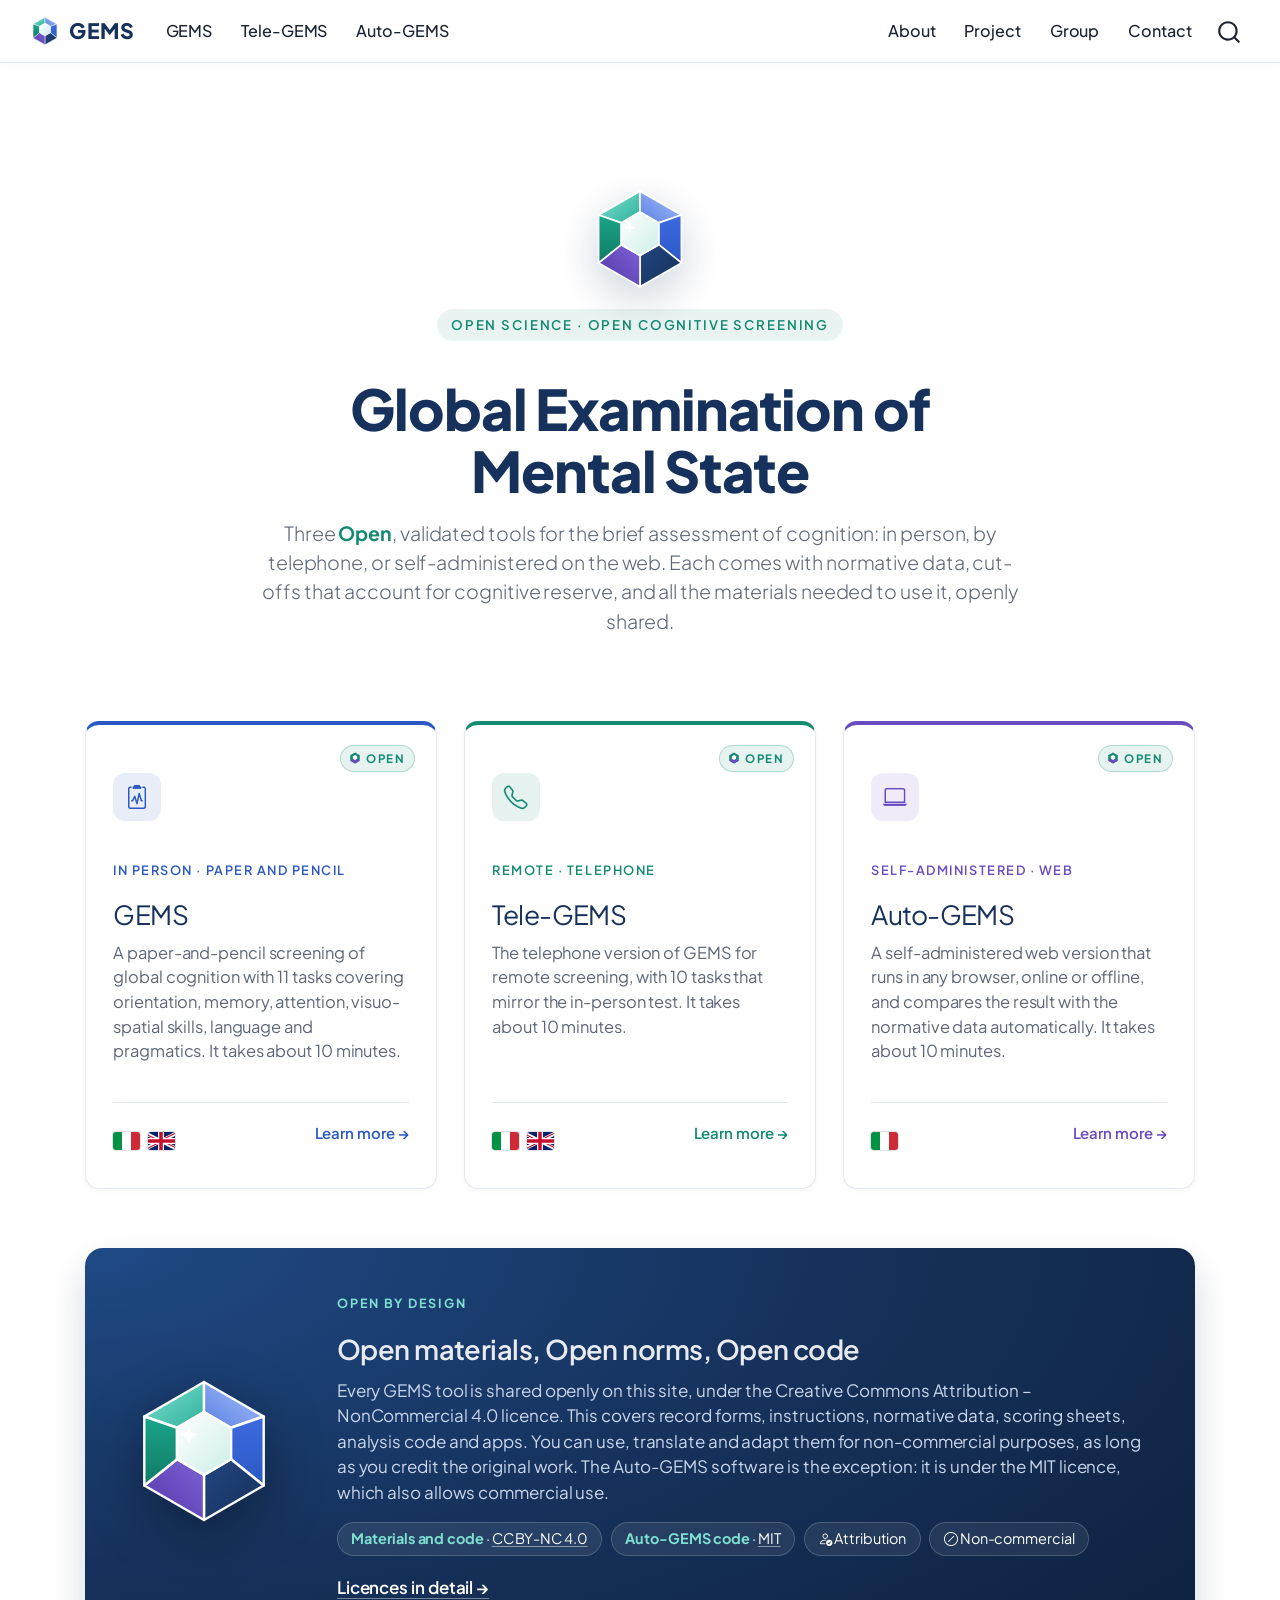
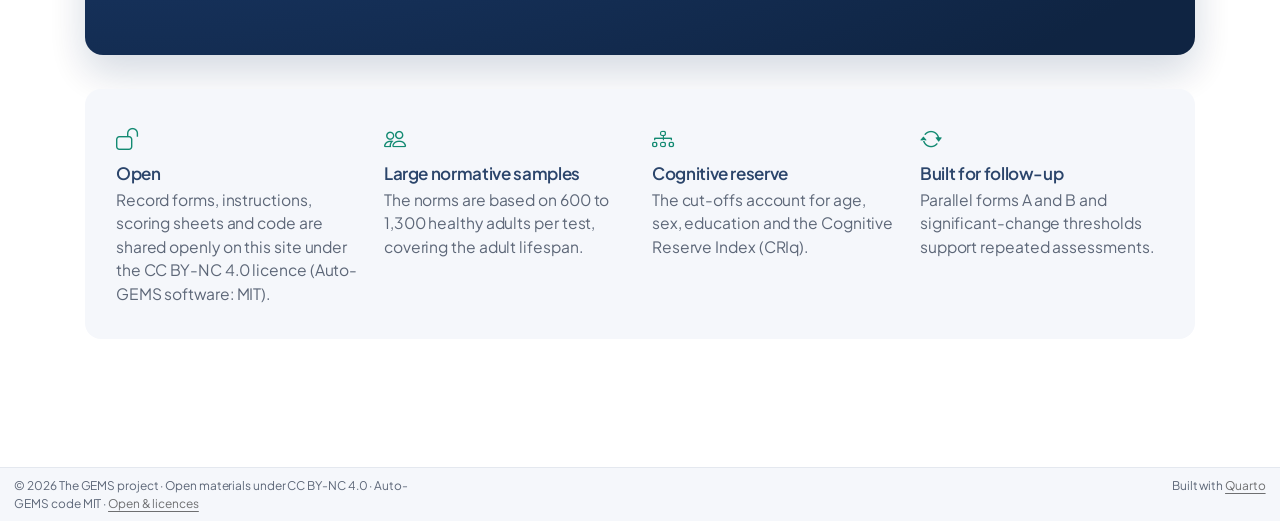
<file: index.html>
<!DOCTYPE html>
<html xmlns="http://www.w3.org/1999/xhtml" lang="en" xml:lang="en"><head>

<meta charset="utf-8">
<meta name="generator" content="quarto-1.11.9">

<meta name="viewport" content="width=device-width, initial-scale=1.0, user-scalable=yes">


<title>GEMS · Global Examination of Mental State – GEMS</title>
<style>
/* Default styles provided by pandoc.
** See https://pandoc.org/MANUAL.html#variables-for-html for config info.
*/
span.smallcaps{font-variant: small-caps;}
div.columns{display: flex; gap: 1.5em;}
div.column{flex: auto;}
@media screen {
div.columns{gap: min(4vw, 1.5em);}
div.column{overflow-x: auto;}
}
div.hanging-indent{margin-left: 1.5em; text-indent: -1.5em;}
ul.task-list{list-style: none;}
ul.task-list li input[type="checkbox"] {
  width: 0.8em;
  margin: 0 0.8em 0.2em -1em; /* quarto-specific, see https://github.com/quarto-dev/quarto-cli/issues/4556 */ 
  vertical-align: middle;
}
</style>


<script src="site_libs/quarto-nav/quarto-nav.js"></script>
<script src="site_libs/quarto-nav/headroom.min.js"></script>
<script src="site_libs/clipboard/clipboard.min.js"></script>
<script src="site_libs/quarto-search/autocomplete.umd.js"></script>
<script src="site_libs/quarto-search/fuse.min.js"></script>
<script src="site_libs/quarto-search/quarto-search.js"></script>
<meta name="quarto:offset" content="./">
<link href="./images/gems-logo.svg" rel="icon" type="image/svg+xml">
<script src="site_libs/quarto-html/quarto.js" type="module"></script>
<script src="site_libs/quarto-html/tabsets/tabsets.js" type="module"></script>
<script src="site_libs/quarto-html/scrollable-regions/scrollable-regions.js" type="module"></script>
<script src="site_libs/quarto-html/popper.min.js"></script>
<script src="site_libs/quarto-html/tippy.umd.min.js"></script>
<script src="site_libs/quarto-html/anchor.min.js"></script>
<link href="site_libs/quarto-html/tippy.css" rel="stylesheet">
<link href="site_libs/quarto-html/quarto-syntax-highlighting-63b5708e65d6cd79cd7618c58d0c21e7.css" rel="stylesheet" id="quarto-text-highlighting-styles">
<script src="site_libs/bootstrap/bootstrap.min.js"></script>
<link href="site_libs/bootstrap/bootstrap-icons.css" rel="stylesheet">
<link href="site_libs/bootstrap/bootstrap-f2b9cbc46ce4dcbc9a0c5ba9466188e4.min.css" rel="stylesheet" append-hash="true" id="quarto-bootstrap" data-mode="light">
<script id="quarto-search-options" type="application/json">{
  "location": "navbar",
  "copy-button": false,
  "collapse-after": 3,
  "panel-placement": "end",
  "type": "overlay",
  "limit": 50,
  "keyboard-shortcut": [
    "f",
    "/",
    "s"
  ],
  "show-item-context": false,
  "language": {
    "search-no-results-text": "No results",
    "search-matching-documents-text": "matching documents",
    "search-copy-link-title": "Copy link to search",
    "search-hide-matches-text": "Hide additional matches",
    "search-more-match-text": "more match in this document",
    "search-more-matches-text": "more matches in this document",
    "search-clear-button-title": "Clear",
    "search-text-placeholder": "",
    "search-detached-cancel-button-title": "Cancel",
    "search-submit-button-title": "Submit",
    "search-label": "Search"
  }
}</script>
<style>html{ scroll-behavior: smooth; }</style>
<link rel="preconnect" href="https://fonts.googleapis.com">
<link rel="preconnect" href="https://fonts.gstatic.com" crossorigin="">
<link href="https://fonts.googleapis.com/css2?family=Plus+Jakarta+Sans:wght@400;500;600;700;800&amp;display=swap" rel="stylesheet">


</head>

<body class="nav-fixed quarto-light"><a id="quarto-skip-link" class="visually-hidden-focusable" href="#quarto-document-content">Skip to main content</a>

<div id="quarto-search-results"></div>
  <header id="quarto-header" class="headroom fixed-top">
    <nav class="navbar navbar-expand-lg " data-bs-theme="dark" aria-label="Site">
      <div class="navbar-container container-fluid">
      <div class="navbar-brand-container mx-auto">
    <a href="./index.html" class="navbar-brand navbar-brand-logo">
    <img src="./images/gems-logo.svg" alt="" class="navbar-logo light-content">
    <img src="./images/gems-logo.svg" alt="" class="navbar-logo dark-content">
    </a>
    <a class="navbar-brand" href="./index.html">
    <span class="navbar-title">GEMS</span>
    </a>
  </div>
          <button class="navbar-toggler" type="button" data-bs-toggle="collapse" data-bs-target="#navbarCollapse" aria-controls="navbarCollapse" aria-expanded="false" aria-label="Toggle navigation" onclick="if (window.quartoToggleHeadroom) { window.quartoToggleHeadroom(); }">
  <span class="navbar-toggler-icon"></span>
</button>
          <div class="collapse navbar-collapse" id="navbarCollapse">
            <ul class="navbar-nav navbar-nav-scroll me-auto">
  <li class="nav-item">
    <a class="nav-link" href="./tests/gems/index.html"> 
<span class="menu-text">GEMS</span></a>
  </li>  
  <li class="nav-item">
    <a class="nav-link" href="./tests/tele-gems/index.html"> 
<span class="menu-text">Tele-GEMS</span></a>
  </li>  
  <li class="nav-item">
    <a class="nav-link" href="./tests/auto-gems/index.html"> 
<span class="menu-text">Auto-GEMS</span></a>
  </li>  
</ul>
            <ul class="navbar-nav navbar-nav-scroll ms-auto">
  <li class="nav-item">
    <a class="nav-link" href="./about.html"> 
<span class="menu-text">About</span></a>
  </li>  
  <li class="nav-item">
    <a class="nav-link" href="./project.html"> 
<span class="menu-text">Project</span></a>
  </li>  
  <li class="nav-item">
    <a class="nav-link" href="./group.html"> 
<span class="menu-text">Group</span></a>
  </li>  
  <li class="nav-item">
    <a class="nav-link" href="./contact.html"> 
<span class="menu-text">Contact</span></a>
  </li>  
</ul>
          </div> <!-- /navcollapse -->
            <div class="quarto-navbar-tools">
</div>
            <div id="quarto-search" class="" title="Search"></div>
      </div> <!-- /container-fluid -->
    </nav>
</header>
<!-- content -->
<div id="quarto-content" class="quarto-container page-columns page-rows-contents page-layout-full page-navbar">
<!-- sidebar -->
<!-- margin-sidebar -->
    
<!-- main -->
<main class="content column-page" id="quarto-document-content" tabindex="-1"><header id="title-block-header" class="quarto-title-block"></header>




<div class="hero">
<p><img src="images/gems-logo.svg" class="hero-gem img-fluid" alt="GEMS hexagonal gem logo"></p>
<p><span class="eyebrow">Open Science · Open cognitive screening</span></p>
<section id="global-examination-of-mental-state" class="level1">
<h1>Global Examination of Mental State</h1>
<div class="lead">
<p>Three <strong>Open</strong>, validated tools for the brief assessment of cognition: in person, by telephone, or self-administered on the web. Each comes with normative data, cut-offs that account for cognitive reserve, and all the materials needed to use it, openly shared.</p>
</div>
</section>
</div>
<div class="container-lg">
<div class="modules">
<div class="module">
<p><span class="open-badge">Open</span></p>
<p><span class="module-icon"><i class="bi bi-clipboard2-pulse"></i></span></p>
<p><span class="module-mode">In person · paper and pencil</span></p>
<div class="module-title">
<p><a href="./tests/gems/index.html">GEMS</a></p>
</div>
<div class="module-desc">
<p>A paper-and-pencil screening of global cognition with 11 tasks covering orientation, memory, attention, visuo-spatial skills, language and pragmatics. It takes about 10 minutes.</p>
</div>
<div class="module-foot">
<div class="flags">
<p><a class="flag-link" href="tests/gems/it.html" title="Italiano"><img class="flag" src="images/flags/it.svg" alt="Italiano"></a> <a class="flag-link" href="tests/gems/en.html" title="English"><img class="flag" src="images/flags/gb.svg" alt="English"></a></p>
</div>
<p><span class="module-more">Learn more →</span></p>
</div>
</div>
<div class="module tele">
<p><span class="open-badge">Open</span></p>
<p><span class="module-icon"><i class="bi bi-telephone"></i></span></p>
<p><span class="module-mode">Remote · telephone</span></p>
<div class="module-title">
<p><a href="./tests/tele-gems/index.html">Tele-GEMS</a></p>
</div>
<div class="module-desc">
<p>The telephone version of GEMS for remote screening, with 10 tasks that mirror the in-person test. It takes about 10 minutes.</p>
</div>
<div class="module-foot">
<div class="flags">
<p><a class="flag-link" href="tests/tele-gems/it.html" title="Italiano"><img class="flag" src="images/flags/it.svg" alt="Italiano"></a> <a class="flag-link" href="tests/tele-gems/en.html" title="English"><img class="flag" src="images/flags/gb.svg" alt="English"></a></p>
</div>
<p><span class="module-more">Learn more →</span></p>
</div>
</div>
<div class="module auto">
<p><span class="open-badge">Open</span></p>
<p><span class="module-icon"><i class="bi bi-laptop"></i></span></p>
<p><span class="module-mode">Self-administered · web</span></p>
<div class="module-title">
<p><a href="./tests/auto-gems/index.html">Auto-GEMS</a></p>
</div>
<div class="module-desc">
<p>A self-administered web version that runs in any browser, online or offline, and compares the result with the normative data automatically. It takes about 10 minutes.</p>
</div>
<div class="module-foot">
<div class="flags">
<p><a class="flag-link" href="tests/auto-gems/it.html" title="Italiano"><img class="flag" src="images/flags/it.svg" alt="Italiano"></a></p>
</div>
<p><span class="module-more">Learn more →</span></p>
</div>
</div>
</div>
<div class="open-band">
<div class="open-band-gem">
<p><img src="images/gems-logo.svg" class="img-fluid" alt=""></p>
</div>
<div class="open-band-text">
<p><span class="open-kicker">Open by design</span></p>
<section id="open-materials-open-norms-open-code" class="level3">
<h3 class="anchored" data-anchor-id="open-materials-open-norms-open-code">Open materials, Open norms, Open code</h3>
<p>Every GEMS tool is shared openly on this site, under the Creative Commons Attribution – NonCommercial 4.0 licence. This covers record forms, instructions, normative data, scoring sheets, analysis code and apps. You can use, translate and adapt them for non-commercial purposes, as long as you credit the original work. The Auto-GEMS software is the exception: it is under the MIT licence, which also allows commercial use.</p>
<div class="licence-chips">
<p><span class="licence-chip"><strong>Materials and code</strong> · <a href="https://creativecommons.org/licenses/by-nc/4.0/">CC BY-NC 4.0</a></span> <span class="licence-chip"><strong>Auto-GEMS code</strong> · <a href="https://opensource.org/license/mit">MIT</a></span> <span class="licence-chip"><i class="bi bi-person-check"></i> Attribution</span> <span class="licence-chip"><i class="bi bi-slash-circle"></i> Non-commercial</span></p>
</div>
<p><a href="./open.html" class="open-link">Licences in detail →</a></p>
</section>
</div>
</div>
<div class="strip">
<div class="strip-item">
<p><i class="bi bi-unlock"></i></p>
<section id="open" class="level3">
<h3 class="anchored" data-anchor-id="open">Open</h3>
<p>Record forms, instructions, scoring sheets and code are shared openly on this site under the CC BY-NC 4.0 licence (Auto-GEMS software: MIT).</p>
</section>
</div>
<div class="strip-item">
<p><i class="bi bi-people"></i></p>
<section id="large-normative-samples" class="level3">
<h3 class="anchored" data-anchor-id="large-normative-samples">Large normative samples</h3>
<p>The norms are based on 600 to 1,300 healthy adults per test, covering the adult lifespan.</p>
</section>
</div>
<div class="strip-item">
<p><i class="bi bi-diagram-3"></i></p>
<section id="cognitive-reserve" class="level3">
<h3 class="anchored" data-anchor-id="cognitive-reserve">Cognitive reserve</h3>
<p>The cut-offs account for age, sex, education and the Cognitive Reserve Index (CRIq).</p>
</section>
</div>
<div class="strip-item">
<p><i class="bi bi-arrow-repeat"></i></p>
<section id="built-for-follow-up" class="level3">
<h3 class="anchored" data-anchor-id="built-for-follow-up">Built for follow-up</h3>
<p>Parallel forms A and B and significant-change thresholds support repeated assessments.</p>
</section>
</div>
</div>
</div>



</main> <!-- /main -->
<script id="quarto-html-after-body" type="application/javascript">
  window.document.addEventListener("DOMContentLoaded", function (event) {
    const icon = "";
    const anchorJS = new window.AnchorJS();
    anchorJS.options = {
      placement: 'right',
      icon: icon
    };
    anchorJS.add('.anchored');
    const isCodeAnnotation = (el) => {
      for (const clz of el.classList) {
        if (clz.startsWith('code-annotation-')) {                     
          return true;
        }
      }
      return false;
    }
    const onCopySuccess = function(e) {
      // button target
      const button = e.trigger;
      // don't keep focus
      button.blur();
      // flash "checked"
      button.classList.add('code-copy-button-checked');
      var currentTitle = button.getAttribute("title");
      button.setAttribute("title", "Copied!");
      let tooltip;
      if (window.bootstrap) {
        button.setAttribute("data-bs-toggle", "tooltip");
        button.setAttribute("data-bs-placement", "left");
        button.setAttribute("data-bs-title", "Copied!");
        tooltip = new bootstrap.Tooltip(button, 
          { trigger: "manual", 
            customClass: "code-copy-button-tooltip",
            offset: [0, -8]});
        tooltip.show();    
      }
      setTimeout(function() {
        if (tooltip) {
          tooltip.hide();
          button.removeAttribute("data-bs-title");
          button.removeAttribute("data-bs-toggle");
          button.removeAttribute("data-bs-placement");
        }
        button.setAttribute("title", currentTitle);
        button.classList.remove('code-copy-button-checked');
      }, 1000);
      // clear code selection
      e.clearSelection();
    }
    const getTextToCopy = function(trigger) {
      const outerScaffold = trigger.parentElement.cloneNode(true);
      const codeEl = outerScaffold.querySelector('code');
      for (const childEl of codeEl.children) {
        if (isCodeAnnotation(childEl)) {
          childEl.remove();
        }
      }
      return codeEl.innerText;
    }
    const clipboard = new window.ClipboardJS('.code-copy-button:not([data-in-quarto-modal])', {
      text: getTextToCopy
    });
    clipboard.on('success', onCopySuccess);
    if (window.document.getElementById('quarto-embedded-source-code-modal')) {
      const clipboardModal = new window.ClipboardJS('.code-copy-button[data-in-quarto-modal]', {
        text: getTextToCopy,
        container: window.document.getElementById('quarto-embedded-source-code-modal')
      });
      clipboardModal.on('success', onCopySuccess);
    }
      var localhostRegex = new RegExp(/^(?:http|https):\/\/localhost\:?[0-9]*\//);
      var mailtoRegex = new RegExp(/^mailto:/);
        var filterRegex = new RegExp("https:\/\/giorgioarcara\.github\.io\/gems-tests\/");
      const newWindowLabel = "(opens in a new tab)";
      const newWindowNoteId = "quarto-ext-newwindow-label";
      // Links reference one hidden label through aria-describedby, so the
      // announcement never changes their accessible name.
      var describeNewWindow = (link) => {
        if (!window.document.getElementById(newWindowNoteId)) {
          var newWindowNote = window.document.createElement("span");
          newWindowNote.id = newWindowNoteId;
          newWindowNote.hidden = true;
          newWindowNote.textContent = newWindowLabel;
          window.document.body.appendChild(newWindowNote);
        }
        var describedBy = (link.getAttribute("aria-describedby") || "").split(/\s+/).filter(Boolean);
        if (!describedBy.includes(newWindowNoteId)) {
          describedBy.push(newWindowNoteId);
          link.setAttribute("aria-describedby", describedBy.join(" "));
        }
      }
      var isInternal = (href) => {
          return filterRegex.test(href) || localhostRegex.test(href) || mailtoRegex.test(href);
      }
      // Inspect non-navigation links and adorn them if external
      window.quartoDecorateExternalLinks = function (root) {
     var links = (root || window.document).querySelectorAll('a[href]:not(.nav-link):not(.navbar-brand):not(.toc-action):not(.sidebar-link):not(.sidebar-item-toggle):not(.pagination-link):not(.no-external):not([aria-hidden]):not(.dropdown-item):not(.quarto-navigation-tool):not(.about-link)');
      for (var i=0; i<links.length; i++) {
        const link = links[i];
        if (!isInternal(link.href)) {
          // undo the damage that might have been done by quarto-nav.js in the case of
          // links that we want to consider external
          if (link.dataset.originalHref !== undefined) {
            link.href = link.dataset.originalHref;
          }
            // target, if specified
            link.setAttribute("target", "_blank");
            if (link.getAttribute("rel") === null) {
              link.setAttribute("rel", "noopener");
            }
            describeNewWindow(link);
          if (!link.classList.contains('no-external-icon')) {
          }
        }
      }
      };
      window.quartoDecorateExternalLinks(window.document);
    // Esc closes the popup (WCAG 1.4.13) and focus leaving both trigger and
    // popup closes it (WCAG 2.4.11); tippy handles neither for interactive popups.
    const hideOnEscAndFocusOut = {
      name: 'hideOnEscAndFocusOut',
      defaultValue: true,
      fn(instance) {
        const dismiss = () => {
          // A show scheduled by the trigger delay would otherwise reopen it
          instance.clearDelayTimeouts();
          instance.hide();
        };
        const onKeyDown = (event) => {
          if (event.key !== 'Escape') {
            return;
          }
          // Keep Esc from also reaching page handlers (e.g. reveal.js overview),
          // except an open reveal.js slide menu, which Esc should close too.
          // The menu handles keys only when its keyboard option is on.
          const menuHandlesEsc = window.Reveal?.getPlugin?.('menu')?.isOpen() &&
            window.Reveal.getConfig().menu?.keyboard !== false;
          if (!menuHandlesEsc) {
            event.stopPropagation();
          }
          if (instance.popper.contains(window.document.activeElement)) {
            // Disabled while refocusing so the focus trigger does not reopen it
            instance.disable();
            instance.reference.focus();
            instance.enable();
          }
          dismiss();
        };
        const onFocusOut = (event) => {
          const target = event.relatedTarget;
          if (target && !instance.reference.contains(target) &&
              !instance.popper.contains(target)) {
            dismiss();
          }
        };
        // On the trigger too: a click trigger (code-annotations: select) has no
        // blur handling. Attached for the instance's lifetime so leaving the
        // trigger also cancels a show still pending on the trigger delay.
        instance.reference.addEventListener('focusout', onFocusOut);
        return {
          onShow() {
            window.document.addEventListener('keydown', onKeyDown, true);
            instance.popper.addEventListener('focusout', onFocusOut);
          },
          onHide() {
            window.document.removeEventListener('keydown', onKeyDown, true);
            instance.popper.removeEventListener('focusout', onFocusOut);
          },
          onDestroy() {
            instance.reference.removeEventListener('focusout', onFocusOut);
          },
        };
      },
    };
    function tippyHover(el, contentFn, onTriggerFn, onUntriggerFn) {
      const config = {
        allowHTML: true,
        maxWidth: 500,
        delay: 100,
        arrow: false,
        appendTo: function(el) {
            return el.parentElement;
        },
        interactive: true,
        interactiveBorder: 10,
        theme: 'quarto',
        placement: 'bottom-start',
        plugins: [hideOnEscAndFocusOut],
      };
      if (contentFn) {
        config.content = contentFn;
      }
      if (onTriggerFn) {
        config.onTrigger = onTriggerFn;
      }
      if (onUntriggerFn) {
        config.onUntrigger = onUntriggerFn;
      }
      window.tippy(el, config); 
    }
    const noterefs = window.document.querySelectorAll('a[role="doc-noteref"]');
    for (var i=0; i<noterefs.length; i++) {
      const ref = noterefs[i];
      tippyHover(ref, function() {
        // use id or data attribute instead here
        let href = ref.getAttribute('data-footnote-href') || ref.getAttribute('href');
        try { href = new URL(href).hash; } catch {}
        const id = href.replace(/^#\/?/, "");
        const note = window.document.getElementById(id);
        if (note) {
          return note.innerHTML;
        } else {
          return "";
        }
      });
    }
    const xrefs = window.document.querySelectorAll('a.quarto-xref');
    const processXRef = (id, note) => {
      // Strip column container classes
      const stripColumnClz = (el) => {
        el.classList.remove("page-full", "page-columns");
        if (el.children) {
          for (const child of el.children) {
            stripColumnClz(child);
          }
        }
      }
      stripColumnClz(note)
      if (id === null || id.startsWith('sec-')) {
        // Special case sections, only their first couple elements
        const container = document.createElement("div");
        if (note.children && note.children.length > 2) {
          container.appendChild(note.children[0].cloneNode(true));
          for (let i = 1; i < note.children.length; i++) {
            const child = note.children[i];
            if (child.tagName === "P" && child.innerText === "") {
              continue;
            } else {
              container.appendChild(child.cloneNode(true));
              break;
            }
          }
          if (window.Quarto?.typesetMath) {
            window.Quarto.typesetMath(container);
          }
          return container.innerHTML
        } else {
          if (window.Quarto?.typesetMath) {
            window.Quarto.typesetMath(note);
          }
          return note.innerHTML;
        }
      } else {
        // Remove any anchor links if they are present
        const anchorLink = note.querySelector('a.anchorjs-link');
        if (anchorLink) {
          anchorLink.remove();
        }
        if (window.Quarto?.typesetMath) {
          window.Quarto.typesetMath(note);
        }
        if (note.classList.contains("callout")) {
          return note.outerHTML;
        } else {
          return note.innerHTML;
        }
      }
    }
    for (var i=0; i<xrefs.length; i++) {
      const xref = xrefs[i];
      tippyHover(xref, undefined, function(instance) {
        instance.disable();
        let url = xref.getAttribute('href');
        let hash = undefined; 
        if (url.startsWith('#')) {
          hash = url;
        } else {
          try { hash = new URL(url).hash; } catch {}
        }
        if (hash) {
          const id = hash.replace(/^#\/?/, "");
          const note = window.document.getElementById(id);
          if (note !== null) {
            try {
              const html = processXRef(id, note.cloneNode(true));
              instance.setContent(html);
            } finally {
              instance.enable();
              instance.show();
            }
          } else {
            // See if we can fetch this
            fetch(url.split('#')[0])
            .then(res => res.text())
            .then(html => {
              const parser = new DOMParser();
              const htmlDoc = parser.parseFromString(html, "text/html");
              const note = htmlDoc.getElementById(id);
              if (note !== null) {
                const html = processXRef(id, note);
                instance.setContent(html);
              } 
            }).finally(() => {
              instance.enable();
              instance.show();
            });
          }
        } else {
          // See if we can fetch a full url (with no hash to target)
          // This is a special case and we should probably do some content thinning / targeting
          fetch(url)
          .then(res => res.text())
          .then(html => {
            const parser = new DOMParser();
            const htmlDoc = parser.parseFromString(html, "text/html");
            const note = htmlDoc.querySelector('main.content');
            if (note !== null) {
              // This should only happen for chapter cross references
              // (since there is no id in the URL)
              // remove the first header
              if (note.children.length > 0 && note.children[0].tagName === "HEADER") {
                note.children[0].remove();
              }
              const html = processXRef(null, note);
              instance.setContent(html);
            } 
          }).finally(() => {
            instance.enable();
            instance.show();
          });
        }
      }, function(instance) {
      });
    }
        let selectedAnnoteEl;
        const selectorForAnnotation = ( cell, annotation) => {
          let cellAttr = 'data-code-cell="' + cell + '"';
          let lineAttr = 'data-code-annotation="' +  annotation + '"';
          const selector = 'span[' + cellAttr + '][' + lineAttr + ']';
          return selector;
        }
        const selectCodeLines = (annoteEl) => {
          const doc = window.document;
          const targetCell = annoteEl.getAttribute("data-target-cell");
          const targetAnnotation = annoteEl.getAttribute("data-target-annotation");
          const annoteSpan = window.document.querySelector(selectorForAnnotation(targetCell, targetAnnotation));
          const lines = annoteSpan.getAttribute("data-code-lines").split(",");
          const lineIds = lines.map((line) => {
            return targetCell + "-" + line;
          })
          // Each band is positioned against its own containing block, which is
          // not the offsetParent of the lines, so place it from client rects.
          const placeBand = (band, firstEl, lastEl, codeBlock) => {
            const container = band.offsetParent;
            if (container === null) {
              return;
            }
            const containerRect = container.getBoundingClientRect();
            // Reveal.js scales slides with a transform, so convert client
            // pixels back to the CSS pixels of the container.
            const scale = containerRect.height / container.offsetHeight || 1;
            const firstRect = firstEl.getBoundingClientRect();
            const lastRect = lastEl.getBoundingClientRect();
            const top = (firstRect.top - containerRect.top) / scale - container.clientTop + container.scrollTop;
            const height = (lastRect.bottom - firstRect.top) / scale;
            band.style.top = top - 2 + "px";
            band.style.height = height + 4 + "px";
            if (codeBlock) {
              // Without the copy button wrapper, the containing block is wider
              // than the code block, so span the code block explicitly.
              const blockRect = codeBlock.getBoundingClientRect();
              band.style.left = (blockRect.left - containerRect.left) / scale - container.clientLeft + container.scrollLeft + "px";
              band.style.width = blockRect.width / scale + "px";
            }
          };
          if (lineIds.length > 0) {
            const el = window.document.getElementById(lineIds[0]);
            const lastEl = window.document.getElementById(lineIds[lineIds.length - 1]);
            const parent = el.parentElement.parentElement;
            // cook up a div (if necessary) and position it
            let div = window.document.getElementById("code-annotation-line-highlight");
            if (div === null) {
              div = window.document.createElement("div");
              div.setAttribute("id", "code-annotation-line-highlight");
              div.style.position = 'absolute';
              parent.appendChild(div);
            }
            placeBand(div, el, lastEl, parent.closest("div.sourceCode") || parent);
            let gutterDiv = window.document.getElementById("code-annotation-line-highlight-gutter");
            if (gutterDiv === null) {
              gutterDiv = window.document.createElement("div");
              gutterDiv.setAttribute("id", "code-annotation-line-highlight-gutter");
              gutterDiv.style.position = 'absolute';
              const codeCell = window.document.getElementById(targetCell);
              const gutter = codeCell.querySelector('.code-annotation-gutter');
              gutter.appendChild(gutterDiv);
            }
            placeBand(gutterDiv, el, lastEl);
            selectedAnnoteEl = annoteEl;
          }
        };
        const unselectCodeLines = () => {
          const elementsIds = ["code-annotation-line-highlight", "code-annotation-line-highlight-gutter"];
          elementsIds.forEach((elId) => {
            const div = window.document.getElementById(elId);
            if (div) {
              div.remove();
            }
          });
          selectedAnnoteEl = undefined;
        };
          // Handle positioning of the toggle
      window.addEventListener(
        "resize",
        throttle(() => {
          elRect = undefined;
          if (selectedAnnoteEl) {
            selectCodeLines(selectedAnnoteEl);
          }
        }, 10)
      );
      function throttle(fn, ms) {
      let throttle = false;
      let timer;
        return (...args) => {
          if(!throttle) { // first call gets through
              fn.apply(this, args);
              throttle = true;
          } else { // all the others get throttled
              if(timer) clearTimeout(timer); // cancel #2
              timer = setTimeout(() => {
                fn.apply(this, args);
                timer = throttle = false;
              }, ms);
          }
        };
      }
        // Attach click handler to the DT
        const annoteDls = window.document.querySelectorAll('dt[data-target-cell]');
        for (const annoteDlNode of annoteDls) {
          annoteDlNode.addEventListener('click', (event) => {
            const clickedEl = event.target;
            if (clickedEl !== selectedAnnoteEl) {
              unselectCodeLines();
              const activeEl = window.document.querySelector('dt[data-target-cell].code-annotation-active');
              if (activeEl) {
                activeEl.classList.remove('code-annotation-active');
              }
              selectCodeLines(clickedEl);
              clickedEl.classList.add('code-annotation-active');
            } else {
              // Unselect the line
              unselectCodeLines();
              clickedEl.classList.remove('code-annotation-active');
            }
          });
        }
    const findCites = (el) => {
      const parentEl = el.parentElement;
      if (parentEl) {
        const cites = parentEl.dataset.cites;
        if (cites) {
          return {
            el,
            cites: cites.split(' ')
          };
        } else {
          return findCites(el.parentElement)
        }
      } else {
        return undefined;
      }
    };
    var bibliorefs = window.document.querySelectorAll('a[role="doc-biblioref"]');
    for (var i=0; i<bibliorefs.length; i++) {
      const ref = bibliorefs[i];
      const citeInfo = findCites(ref);
      if (citeInfo) {
        tippyHover(citeInfo.el, function() {
          var popup = window.document.createElement('div');
          citeInfo.cites.forEach(function(cite) {
            var citeDiv = window.document.createElement('div');
            citeDiv.classList.add('hanging-indent');
            citeDiv.classList.add('csl-entry');
            var biblioDiv = window.document.getElementById('ref-' + cite);
            if (biblioDiv) {
              citeDiv.innerHTML = biblioDiv.innerHTML;
            }
            popup.appendChild(citeDiv);
          });
          return popup.innerHTML;
        });
      }
    }
  });
  </script>
  <script type="application/javascript">
  window.quartoScrollableRegionsLabels = {"code":"Scrollable code","output":"Scrollable output"};
  </script>
</div> <!-- /content -->
<footer class="footer">
  <div class="nav-footer">
    <div class="nav-footer-left">
<p>© 2026 The GEMS project · Open materials under CC BY-NC 4.0 · Auto-GEMS code MIT · <a href="./open.html">Open &amp; licences</a></p>
</div>   
    <div class="nav-footer-center">
      &nbsp;
    </div>
    <div class="nav-footer-right">
<p>Built with <a href="https://quarto.org">Quarto</a></p>
</div>
  </div>
</footer>




<script src="site_libs/quarto-html/zenscroll-min.js"></script>
</body></html>
</file>
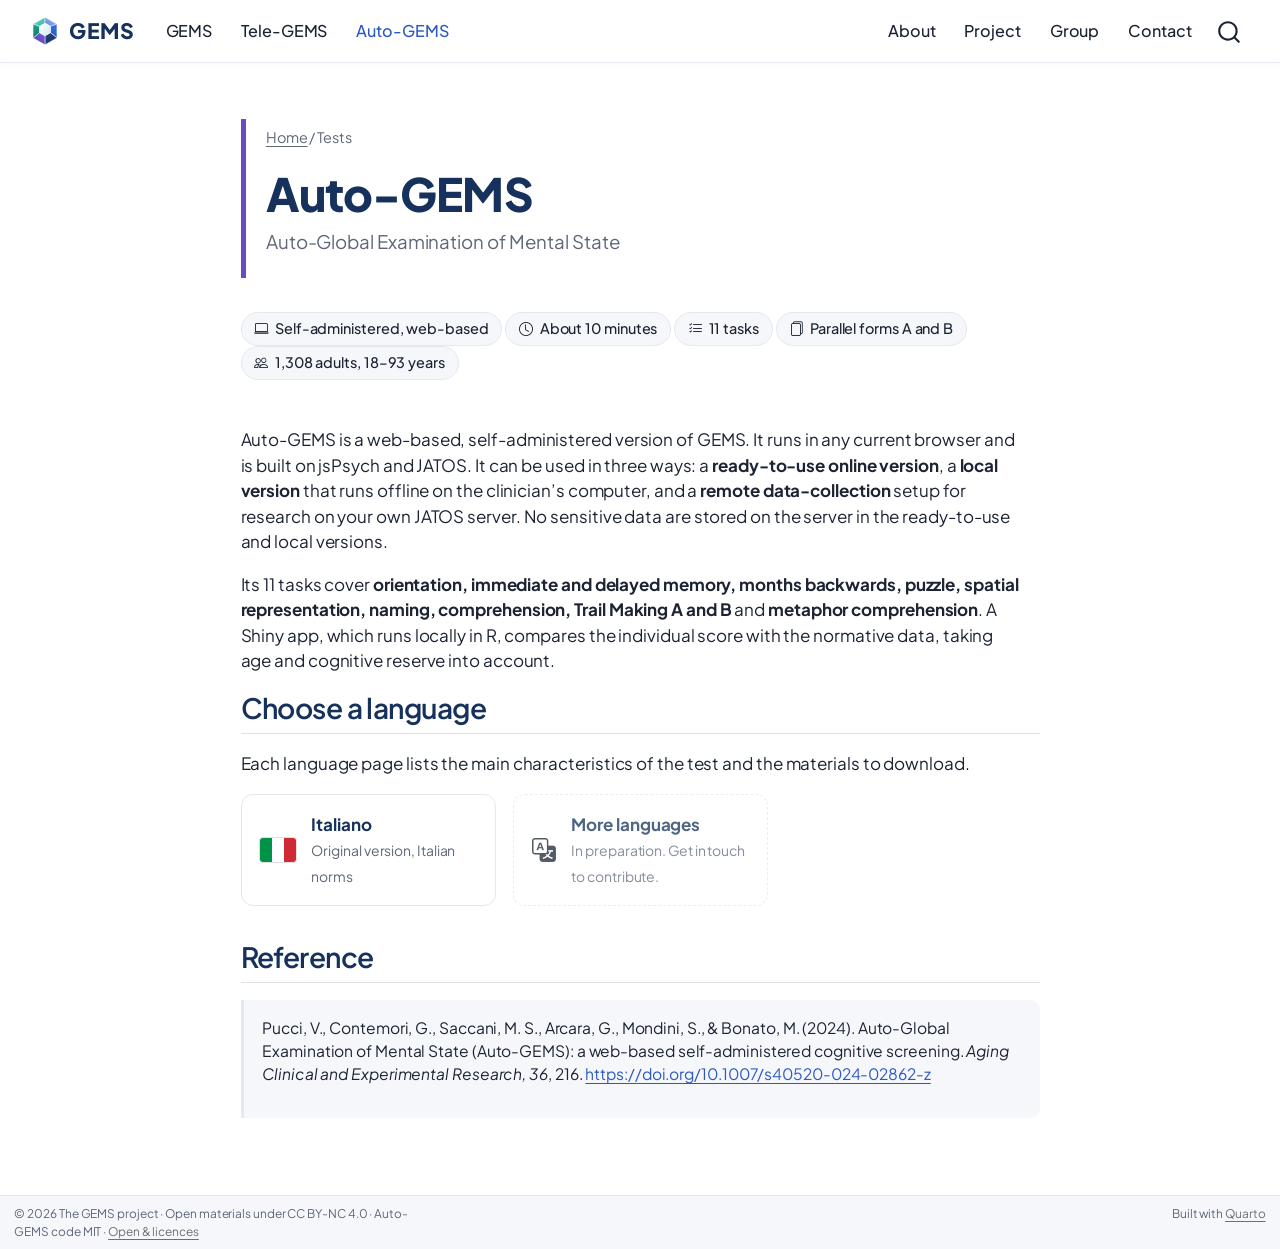
<file: tests/auto-gems/index.html>
<!DOCTYPE html>
<html xmlns="http://www.w3.org/1999/xhtml" lang="en" xml:lang="en"><head>

<meta charset="utf-8">
<meta name="generator" content="quarto-1.11.9">

<meta name="viewport" content="width=device-width, initial-scale=1.0, user-scalable=yes">


<title>Auto-GEMS · Auto-Global Examination of Mental State – GEMS</title>
<style>
/* Default styles provided by pandoc.
** See https://pandoc.org/MANUAL.html#variables-for-html for config info.
*/
span.smallcaps{font-variant: small-caps;}
div.columns{display: flex; gap: 1.5em;}
div.column{flex: auto;}
@media screen {
div.columns{gap: min(4vw, 1.5em);}
div.column{overflow-x: auto;}
}
div.hanging-indent{margin-left: 1.5em; text-indent: -1.5em;}
ul.task-list{list-style: none;}
ul.task-list li input[type="checkbox"] {
  width: 0.8em;
  margin: 0 0.8em 0.2em -1em; /* quarto-specific, see https://github.com/quarto-dev/quarto-cli/issues/4556 */ 
  vertical-align: middle;
}
</style>


<script src="../../site_libs/quarto-nav/quarto-nav.js"></script>
<script src="../../site_libs/quarto-nav/headroom.min.js"></script>
<script src="../../site_libs/clipboard/clipboard.min.js"></script>
<script src="../../site_libs/quarto-search/autocomplete.umd.js"></script>
<script src="../../site_libs/quarto-search/fuse.min.js"></script>
<script src="../../site_libs/quarto-search/quarto-search.js"></script>
<meta name="quarto:offset" content="../../">
<link href="../../images/gems-logo.svg" rel="icon" type="image/svg+xml">
<script src="../../site_libs/quarto-html/quarto.js" type="module"></script>
<script src="../../site_libs/quarto-html/tabsets/tabsets.js" type="module"></script>
<script src="../../site_libs/quarto-html/scrollable-regions/scrollable-regions.js" type="module"></script>
<script src="../../site_libs/quarto-html/popper.min.js"></script>
<script src="../../site_libs/quarto-html/tippy.umd.min.js"></script>
<script src="../../site_libs/quarto-html/anchor.min.js"></script>
<link href="../../site_libs/quarto-html/tippy.css" rel="stylesheet">
<link href="../../site_libs/quarto-html/quarto-syntax-highlighting-63b5708e65d6cd79cd7618c58d0c21e7.css" rel="stylesheet" id="quarto-text-highlighting-styles">
<script src="../../site_libs/bootstrap/bootstrap.min.js"></script>
<link href="../../site_libs/bootstrap/bootstrap-icons.css" rel="stylesheet">
<link href="../../site_libs/bootstrap/bootstrap-f2b9cbc46ce4dcbc9a0c5ba9466188e4.min.css" rel="stylesheet" append-hash="true" id="quarto-bootstrap" data-mode="light">
<script id="quarto-search-options" type="application/json">{
  "location": "navbar",
  "copy-button": false,
  "collapse-after": 3,
  "panel-placement": "end",
  "type": "overlay",
  "limit": 50,
  "keyboard-shortcut": [
    "f",
    "/",
    "s"
  ],
  "show-item-context": false,
  "language": {
    "search-no-results-text": "No results",
    "search-matching-documents-text": "matching documents",
    "search-copy-link-title": "Copy link to search",
    "search-hide-matches-text": "Hide additional matches",
    "search-more-match-text": "more match in this document",
    "search-more-matches-text": "more matches in this document",
    "search-clear-button-title": "Clear",
    "search-text-placeholder": "",
    "search-detached-cancel-button-title": "Cancel",
    "search-submit-button-title": "Submit",
    "search-label": "Search"
  }
}</script>
<style>html{ scroll-behavior: smooth; }</style>
<link rel="preconnect" href="https://fonts.googleapis.com">
<link rel="preconnect" href="https://fonts.gstatic.com" crossorigin="">
<link href="https://fonts.googleapis.com/css2?family=Plus+Jakarta+Sans:wght@400;500;600;700;800&amp;display=swap" rel="stylesheet">


</head>

<body class="nav-fixed fullcontent quarto-light"><a id="quarto-skip-link" class="visually-hidden-focusable" href="#quarto-document-content">Skip to main content</a>

<div id="quarto-search-results"></div>
  <header id="quarto-header" class="headroom fixed-top">
    <nav class="navbar navbar-expand-lg " data-bs-theme="dark" aria-label="Site">
      <div class="navbar-container container-fluid">
      <div class="navbar-brand-container mx-auto">
    <a href="../../index.html" class="navbar-brand navbar-brand-logo">
    <img src="../../images/gems-logo.svg" alt="" class="navbar-logo light-content">
    <img src="../../images/gems-logo.svg" alt="" class="navbar-logo dark-content">
    </a>
    <a class="navbar-brand" href="../../index.html">
    <span class="navbar-title">GEMS</span>
    </a>
  </div>
          <button class="navbar-toggler" type="button" data-bs-toggle="collapse" data-bs-target="#navbarCollapse" aria-controls="navbarCollapse" aria-expanded="false" aria-label="Toggle navigation" onclick="if (window.quartoToggleHeadroom) { window.quartoToggleHeadroom(); }">
  <span class="navbar-toggler-icon"></span>
</button>
          <div class="collapse navbar-collapse" id="navbarCollapse">
            <ul class="navbar-nav navbar-nav-scroll me-auto">
  <li class="nav-item">
    <a class="nav-link" href="../../tests/gems/index.html"> 
<span class="menu-text">GEMS</span></a>
  </li>  
  <li class="nav-item">
    <a class="nav-link" href="../../tests/tele-gems/index.html"> 
<span class="menu-text">Tele-GEMS</span></a>
  </li>  
  <li class="nav-item">
    <a class="nav-link active" href="../../tests/auto-gems/index.html" aria-current="page"> 
<span class="menu-text">Auto-GEMS</span></a>
  </li>  
</ul>
            <ul class="navbar-nav navbar-nav-scroll ms-auto">
  <li class="nav-item">
    <a class="nav-link" href="../../about.html"> 
<span class="menu-text">About</span></a>
  </li>  
  <li class="nav-item">
    <a class="nav-link" href="../../project.html"> 
<span class="menu-text">Project</span></a>
  </li>  
  <li class="nav-item">
    <a class="nav-link" href="../../group.html"> 
<span class="menu-text">Group</span></a>
  </li>  
  <li class="nav-item">
    <a class="nav-link" href="../../contact.html"> 
<span class="menu-text">Contact</span></a>
  </li>  
</ul>
          </div> <!-- /navcollapse -->
            <div class="quarto-navbar-tools">
</div>
            <div id="quarto-search" class="" title="Search"></div>
      </div> <!-- /container-fluid -->
    </nav>
</header>
<!-- content -->
<div id="quarto-content" class="quarto-container page-columns page-rows-contents page-layout-article page-navbar">
<!-- sidebar -->
<!-- margin-sidebar -->
    
<!-- main -->
<main class="content" id="quarto-document-content" tabindex="-1"><header id="title-block-header" class="quarto-title-block"></header>




<div class="page-head auto">
<p><span class="crumb"><a href="../../index.html">Home</a> / Tests</span></p>
<section id="auto-gems" class="level1">
<h1>Auto-GEMS</h1>
<p><span class="sub">Auto-Global Examination of Mental State</span></p>
</section>
</div>
<div class="chips">
<p><span class="chip"><i class="bi bi-laptop"></i> Self-administered, web-based</span> <span class="chip"><i class="bi bi-clock"></i> About 10 minutes</span> <span class="chip"><i class="bi bi-list-check"></i> 11 tasks</span> <span class="chip"><i class="bi bi-files"></i> Parallel forms A and B</span> <span class="chip"><i class="bi bi-people"></i> 1,308 adults, 18–93 years</span></p>
</div>
<div class="prose">
<p>Auto-GEMS is a web-based, self-administered version of GEMS. It runs in any current browser and is built on jsPsych and JATOS. It can be used in three ways: a <strong>ready-to-use online version</strong>, a <strong>local version</strong> that runs offline on the clinician’s computer, and a <strong>remote data-collection</strong> setup for research on your own JATOS server. No sensitive data are stored on the server in the ready-to-use and local versions.</p>
<p>Its 11 tasks cover <strong>orientation, immediate and delayed memory, months backwards, puzzle, spatial representation, naming, comprehension, Trail Making A and B</strong> and <strong>metaphor comprehension</strong>. A Shiny app, which runs locally in R, compares the individual score with the normative data, taking age and cognitive reserve into account.</p>
</div>
<section id="choose-a-language" class="level2">
<h2 class="anchored" data-anchor-id="choose-a-language">Choose a language</h2>
<p>Each language page lists the main characteristics of the test and the materials to download.</p>
<div class="lang-grid">
<a class="lang-card" href="it.html"><img class="flag" src="../../images/flags/it.svg" alt=""><div><strong>Italiano</strong><span>Original version, Italian norms</span></div></a>
<div class="lang-card soon"><i class="bi bi-translate" style="font-size:1.4rem"></i><div><strong>More languages</strong><span>In preparation. Get in touch to contribute.</span></div></div>
</div>
</section>
<section id="reference" class="level2">
<h2 class="anchored" data-anchor-id="reference">Reference</h2>
<div class="cite">
<p>Pucci, V., Contemori, G., Saccani, M. S., Arcara, G., Mondini, S., &amp; Bonato, M. (2024). Auto-Global Examination of Mental State (Auto-GEMS): a web-based self-administered cognitive screening. <em>Aging Clinical and Experimental Research, 36</em>, 216. <a href="https://doi.org/10.1007/s40520-024-02862-z" class="uri">https://doi.org/10.1007/s40520-024-02862-z</a></p>
</div>


</section>

</main> <!-- /main -->
<script id="quarto-html-after-body" type="application/javascript">
  window.document.addEventListener("DOMContentLoaded", function (event) {
    const icon = "";
    const anchorJS = new window.AnchorJS();
    anchorJS.options = {
      placement: 'right',
      icon: icon
    };
    anchorJS.add('.anchored');
    const isCodeAnnotation = (el) => {
      for (const clz of el.classList) {
        if (clz.startsWith('code-annotation-')) {                     
          return true;
        }
      }
      return false;
    }
    const onCopySuccess = function(e) {
      // button target
      const button = e.trigger;
      // don't keep focus
      button.blur();
      // flash "checked"
      button.classList.add('code-copy-button-checked');
      var currentTitle = button.getAttribute("title");
      button.setAttribute("title", "Copied!");
      let tooltip;
      if (window.bootstrap) {
        button.setAttribute("data-bs-toggle", "tooltip");
        button.setAttribute("data-bs-placement", "left");
        button.setAttribute("data-bs-title", "Copied!");
        tooltip = new bootstrap.Tooltip(button, 
          { trigger: "manual", 
            customClass: "code-copy-button-tooltip",
            offset: [0, -8]});
        tooltip.show();    
      }
      setTimeout(function() {
        if (tooltip) {
          tooltip.hide();
          button.removeAttribute("data-bs-title");
          button.removeAttribute("data-bs-toggle");
          button.removeAttribute("data-bs-placement");
        }
        button.setAttribute("title", currentTitle);
        button.classList.remove('code-copy-button-checked');
      }, 1000);
      // clear code selection
      e.clearSelection();
    }
    const getTextToCopy = function(trigger) {
      const outerScaffold = trigger.parentElement.cloneNode(true);
      const codeEl = outerScaffold.querySelector('code');
      for (const childEl of codeEl.children) {
        if (isCodeAnnotation(childEl)) {
          childEl.remove();
        }
      }
      return codeEl.innerText;
    }
    const clipboard = new window.ClipboardJS('.code-copy-button:not([data-in-quarto-modal])', {
      text: getTextToCopy
    });
    clipboard.on('success', onCopySuccess);
    if (window.document.getElementById('quarto-embedded-source-code-modal')) {
      const clipboardModal = new window.ClipboardJS('.code-copy-button[data-in-quarto-modal]', {
        text: getTextToCopy,
        container: window.document.getElementById('quarto-embedded-source-code-modal')
      });
      clipboardModal.on('success', onCopySuccess);
    }
      var localhostRegex = new RegExp(/^(?:http|https):\/\/localhost\:?[0-9]*\//);
      var mailtoRegex = new RegExp(/^mailto:/);
        var filterRegex = new RegExp("https:\/\/giorgioarcara\.github\.io\/gems-tests\/");
      const newWindowLabel = "(opens in a new tab)";
      const newWindowNoteId = "quarto-ext-newwindow-label";
      // Links reference one hidden label through aria-describedby, so the
      // announcement never changes their accessible name.
      var describeNewWindow = (link) => {
        if (!window.document.getElementById(newWindowNoteId)) {
          var newWindowNote = window.document.createElement("span");
          newWindowNote.id = newWindowNoteId;
          newWindowNote.hidden = true;
          newWindowNote.textContent = newWindowLabel;
          window.document.body.appendChild(newWindowNote);
        }
        var describedBy = (link.getAttribute("aria-describedby") || "").split(/\s+/).filter(Boolean);
        if (!describedBy.includes(newWindowNoteId)) {
          describedBy.push(newWindowNoteId);
          link.setAttribute("aria-describedby", describedBy.join(" "));
        }
      }
      var isInternal = (href) => {
          return filterRegex.test(href) || localhostRegex.test(href) || mailtoRegex.test(href);
      }
      // Inspect non-navigation links and adorn them if external
      window.quartoDecorateExternalLinks = function (root) {
     var links = (root || window.document).querySelectorAll('a[href]:not(.nav-link):not(.navbar-brand):not(.toc-action):not(.sidebar-link):not(.sidebar-item-toggle):not(.pagination-link):not(.no-external):not([aria-hidden]):not(.dropdown-item):not(.quarto-navigation-tool):not(.about-link)');
      for (var i=0; i<links.length; i++) {
        const link = links[i];
        if (!isInternal(link.href)) {
          // undo the damage that might have been done by quarto-nav.js in the case of
          // links that we want to consider external
          if (link.dataset.originalHref !== undefined) {
            link.href = link.dataset.originalHref;
          }
            // target, if specified
            link.setAttribute("target", "_blank");
            if (link.getAttribute("rel") === null) {
              link.setAttribute("rel", "noopener");
            }
            describeNewWindow(link);
          if (!link.classList.contains('no-external-icon')) {
          }
        }
      }
      };
      window.quartoDecorateExternalLinks(window.document);
    // Esc closes the popup (WCAG 1.4.13) and focus leaving both trigger and
    // popup closes it (WCAG 2.4.11); tippy handles neither for interactive popups.
    const hideOnEscAndFocusOut = {
      name: 'hideOnEscAndFocusOut',
      defaultValue: true,
      fn(instance) {
        const dismiss = () => {
          // A show scheduled by the trigger delay would otherwise reopen it
          instance.clearDelayTimeouts();
          instance.hide();
        };
        const onKeyDown = (event) => {
          if (event.key !== 'Escape') {
            return;
          }
          // Keep Esc from also reaching page handlers (e.g. reveal.js overview),
          // except an open reveal.js slide menu, which Esc should close too.
          // The menu handles keys only when its keyboard option is on.
          const menuHandlesEsc = window.Reveal?.getPlugin?.('menu')?.isOpen() &&
            window.Reveal.getConfig().menu?.keyboard !== false;
          if (!menuHandlesEsc) {
            event.stopPropagation();
          }
          if (instance.popper.contains(window.document.activeElement)) {
            // Disabled while refocusing so the focus trigger does not reopen it
            instance.disable();
            instance.reference.focus();
            instance.enable();
          }
          dismiss();
        };
        const onFocusOut = (event) => {
          const target = event.relatedTarget;
          if (target && !instance.reference.contains(target) &&
              !instance.popper.contains(target)) {
            dismiss();
          }
        };
        // On the trigger too: a click trigger (code-annotations: select) has no
        // blur handling. Attached for the instance's lifetime so leaving the
        // trigger also cancels a show still pending on the trigger delay.
        instance.reference.addEventListener('focusout', onFocusOut);
        return {
          onShow() {
            window.document.addEventListener('keydown', onKeyDown, true);
            instance.popper.addEventListener('focusout', onFocusOut);
          },
          onHide() {
            window.document.removeEventListener('keydown', onKeyDown, true);
            instance.popper.removeEventListener('focusout', onFocusOut);
          },
          onDestroy() {
            instance.reference.removeEventListener('focusout', onFocusOut);
          },
        };
      },
    };
    function tippyHover(el, contentFn, onTriggerFn, onUntriggerFn) {
      const config = {
        allowHTML: true,
        maxWidth: 500,
        delay: 100,
        arrow: false,
        appendTo: function(el) {
            return el.parentElement;
        },
        interactive: true,
        interactiveBorder: 10,
        theme: 'quarto',
        placement: 'bottom-start',
        plugins: [hideOnEscAndFocusOut],
      };
      if (contentFn) {
        config.content = contentFn;
      }
      if (onTriggerFn) {
        config.onTrigger = onTriggerFn;
      }
      if (onUntriggerFn) {
        config.onUntrigger = onUntriggerFn;
      }
      window.tippy(el, config); 
    }
    const noterefs = window.document.querySelectorAll('a[role="doc-noteref"]');
    for (var i=0; i<noterefs.length; i++) {
      const ref = noterefs[i];
      tippyHover(ref, function() {
        // use id or data attribute instead here
        let href = ref.getAttribute('data-footnote-href') || ref.getAttribute('href');
        try { href = new URL(href).hash; } catch {}
        const id = href.replace(/^#\/?/, "");
        const note = window.document.getElementById(id);
        if (note) {
          return note.innerHTML;
        } else {
          return "";
        }
      });
    }
    const xrefs = window.document.querySelectorAll('a.quarto-xref');
    const processXRef = (id, note) => {
      // Strip column container classes
      const stripColumnClz = (el) => {
        el.classList.remove("page-full", "page-columns");
        if (el.children) {
          for (const child of el.children) {
            stripColumnClz(child);
          }
        }
      }
      stripColumnClz(note)
      if (id === null || id.startsWith('sec-')) {
        // Special case sections, only their first couple elements
        const container = document.createElement("div");
        if (note.children && note.children.length > 2) {
          container.appendChild(note.children[0].cloneNode(true));
          for (let i = 1; i < note.children.length; i++) {
            const child = note.children[i];
            if (child.tagName === "P" && child.innerText === "") {
              continue;
            } else {
              container.appendChild(child.cloneNode(true));
              break;
            }
          }
          if (window.Quarto?.typesetMath) {
            window.Quarto.typesetMath(container);
          }
          return container.innerHTML
        } else {
          if (window.Quarto?.typesetMath) {
            window.Quarto.typesetMath(note);
          }
          return note.innerHTML;
        }
      } else {
        // Remove any anchor links if they are present
        const anchorLink = note.querySelector('a.anchorjs-link');
        if (anchorLink) {
          anchorLink.remove();
        }
        if (window.Quarto?.typesetMath) {
          window.Quarto.typesetMath(note);
        }
        if (note.classList.contains("callout")) {
          return note.outerHTML;
        } else {
          return note.innerHTML;
        }
      }
    }
    for (var i=0; i<xrefs.length; i++) {
      const xref = xrefs[i];
      tippyHover(xref, undefined, function(instance) {
        instance.disable();
        let url = xref.getAttribute('href');
        let hash = undefined; 
        if (url.startsWith('#')) {
          hash = url;
        } else {
          try { hash = new URL(url).hash; } catch {}
        }
        if (hash) {
          const id = hash.replace(/^#\/?/, "");
          const note = window.document.getElementById(id);
          if (note !== null) {
            try {
              const html = processXRef(id, note.cloneNode(true));
              instance.setContent(html);
            } finally {
              instance.enable();
              instance.show();
            }
          } else {
            // See if we can fetch this
            fetch(url.split('#')[0])
            .then(res => res.text())
            .then(html => {
              const parser = new DOMParser();
              const htmlDoc = parser.parseFromString(html, "text/html");
              const note = htmlDoc.getElementById(id);
              if (note !== null) {
                const html = processXRef(id, note);
                instance.setContent(html);
              } 
            }).finally(() => {
              instance.enable();
              instance.show();
            });
          }
        } else {
          // See if we can fetch a full url (with no hash to target)
          // This is a special case and we should probably do some content thinning / targeting
          fetch(url)
          .then(res => res.text())
          .then(html => {
            const parser = new DOMParser();
            const htmlDoc = parser.parseFromString(html, "text/html");
            const note = htmlDoc.querySelector('main.content');
            if (note !== null) {
              // This should only happen for chapter cross references
              // (since there is no id in the URL)
              // remove the first header
              if (note.children.length > 0 && note.children[0].tagName === "HEADER") {
                note.children[0].remove();
              }
              const html = processXRef(null, note);
              instance.setContent(html);
            } 
          }).finally(() => {
            instance.enable();
            instance.show();
          });
        }
      }, function(instance) {
      });
    }
        let selectedAnnoteEl;
        const selectorForAnnotation = ( cell, annotation) => {
          let cellAttr = 'data-code-cell="' + cell + '"';
          let lineAttr = 'data-code-annotation="' +  annotation + '"';
          const selector = 'span[' + cellAttr + '][' + lineAttr + ']';
          return selector;
        }
        const selectCodeLines = (annoteEl) => {
          const doc = window.document;
          const targetCell = annoteEl.getAttribute("data-target-cell");
          const targetAnnotation = annoteEl.getAttribute("data-target-annotation");
          const annoteSpan = window.document.querySelector(selectorForAnnotation(targetCell, targetAnnotation));
          const lines = annoteSpan.getAttribute("data-code-lines").split(",");
          const lineIds = lines.map((line) => {
            return targetCell + "-" + line;
          })
          // Each band is positioned against its own containing block, which is
          // not the offsetParent of the lines, so place it from client rects.
          const placeBand = (band, firstEl, lastEl, codeBlock) => {
            const container = band.offsetParent;
            if (container === null) {
              return;
            }
            const containerRect = container.getBoundingClientRect();
            // Reveal.js scales slides with a transform, so convert client
            // pixels back to the CSS pixels of the container.
            const scale = containerRect.height / container.offsetHeight || 1;
            const firstRect = firstEl.getBoundingClientRect();
            const lastRect = lastEl.getBoundingClientRect();
            const top = (firstRect.top - containerRect.top) / scale - container.clientTop + container.scrollTop;
            const height = (lastRect.bottom - firstRect.top) / scale;
            band.style.top = top - 2 + "px";
            band.style.height = height + 4 + "px";
            if (codeBlock) {
              // Without the copy button wrapper, the containing block is wider
              // than the code block, so span the code block explicitly.
              const blockRect = codeBlock.getBoundingClientRect();
              band.style.left = (blockRect.left - containerRect.left) / scale - container.clientLeft + container.scrollLeft + "px";
              band.style.width = blockRect.width / scale + "px";
            }
          };
          if (lineIds.length > 0) {
            const el = window.document.getElementById(lineIds[0]);
            const lastEl = window.document.getElementById(lineIds[lineIds.length - 1]);
            const parent = el.parentElement.parentElement;
            // cook up a div (if necessary) and position it
            let div = window.document.getElementById("code-annotation-line-highlight");
            if (div === null) {
              div = window.document.createElement("div");
              div.setAttribute("id", "code-annotation-line-highlight");
              div.style.position = 'absolute';
              parent.appendChild(div);
            }
            placeBand(div, el, lastEl, parent.closest("div.sourceCode") || parent);
            let gutterDiv = window.document.getElementById("code-annotation-line-highlight-gutter");
            if (gutterDiv === null) {
              gutterDiv = window.document.createElement("div");
              gutterDiv.setAttribute("id", "code-annotation-line-highlight-gutter");
              gutterDiv.style.position = 'absolute';
              const codeCell = window.document.getElementById(targetCell);
              const gutter = codeCell.querySelector('.code-annotation-gutter');
              gutter.appendChild(gutterDiv);
            }
            placeBand(gutterDiv, el, lastEl);
            selectedAnnoteEl = annoteEl;
          }
        };
        const unselectCodeLines = () => {
          const elementsIds = ["code-annotation-line-highlight", "code-annotation-line-highlight-gutter"];
          elementsIds.forEach((elId) => {
            const div = window.document.getElementById(elId);
            if (div) {
              div.remove();
            }
          });
          selectedAnnoteEl = undefined;
        };
          // Handle positioning of the toggle
      window.addEventListener(
        "resize",
        throttle(() => {
          elRect = undefined;
          if (selectedAnnoteEl) {
            selectCodeLines(selectedAnnoteEl);
          }
        }, 10)
      );
      function throttle(fn, ms) {
      let throttle = false;
      let timer;
        return (...args) => {
          if(!throttle) { // first call gets through
              fn.apply(this, args);
              throttle = true;
          } else { // all the others get throttled
              if(timer) clearTimeout(timer); // cancel #2
              timer = setTimeout(() => {
                fn.apply(this, args);
                timer = throttle = false;
              }, ms);
          }
        };
      }
        // Attach click handler to the DT
        const annoteDls = window.document.querySelectorAll('dt[data-target-cell]');
        for (const annoteDlNode of annoteDls) {
          annoteDlNode.addEventListener('click', (event) => {
            const clickedEl = event.target;
            if (clickedEl !== selectedAnnoteEl) {
              unselectCodeLines();
              const activeEl = window.document.querySelector('dt[data-target-cell].code-annotation-active');
              if (activeEl) {
                activeEl.classList.remove('code-annotation-active');
              }
              selectCodeLines(clickedEl);
              clickedEl.classList.add('code-annotation-active');
            } else {
              // Unselect the line
              unselectCodeLines();
              clickedEl.classList.remove('code-annotation-active');
            }
          });
        }
    const findCites = (el) => {
      const parentEl = el.parentElement;
      if (parentEl) {
        const cites = parentEl.dataset.cites;
        if (cites) {
          return {
            el,
            cites: cites.split(' ')
          };
        } else {
          return findCites(el.parentElement)
        }
      } else {
        return undefined;
      }
    };
    var bibliorefs = window.document.querySelectorAll('a[role="doc-biblioref"]');
    for (var i=0; i<bibliorefs.length; i++) {
      const ref = bibliorefs[i];
      const citeInfo = findCites(ref);
      if (citeInfo) {
        tippyHover(citeInfo.el, function() {
          var popup = window.document.createElement('div');
          citeInfo.cites.forEach(function(cite) {
            var citeDiv = window.document.createElement('div');
            citeDiv.classList.add('hanging-indent');
            citeDiv.classList.add('csl-entry');
            var biblioDiv = window.document.getElementById('ref-' + cite);
            if (biblioDiv) {
              citeDiv.innerHTML = biblioDiv.innerHTML;
            }
            popup.appendChild(citeDiv);
          });
          return popup.innerHTML;
        });
      }
    }
  });
  </script>
  <script type="application/javascript">
  window.quartoScrollableRegionsLabels = {"code":"Scrollable code","output":"Scrollable output"};
  </script>
</div> <!-- /content -->
<footer class="footer">
  <div class="nav-footer">
    <div class="nav-footer-left">
<p>© 2026 The GEMS project · Open materials under CC BY-NC 4.0 · Auto-GEMS code MIT · <a href="../../open.html">Open &amp; licences</a></p>
</div>   
    <div class="nav-footer-center">
      &nbsp;
    </div>
    <div class="nav-footer-right">
<p>Built with <a href="https://quarto.org">Quarto</a></p>
</div>
  </div>
</footer>




<script src="../../site_libs/quarto-html/zenscroll-min.js"></script>
</body></html>
</file>
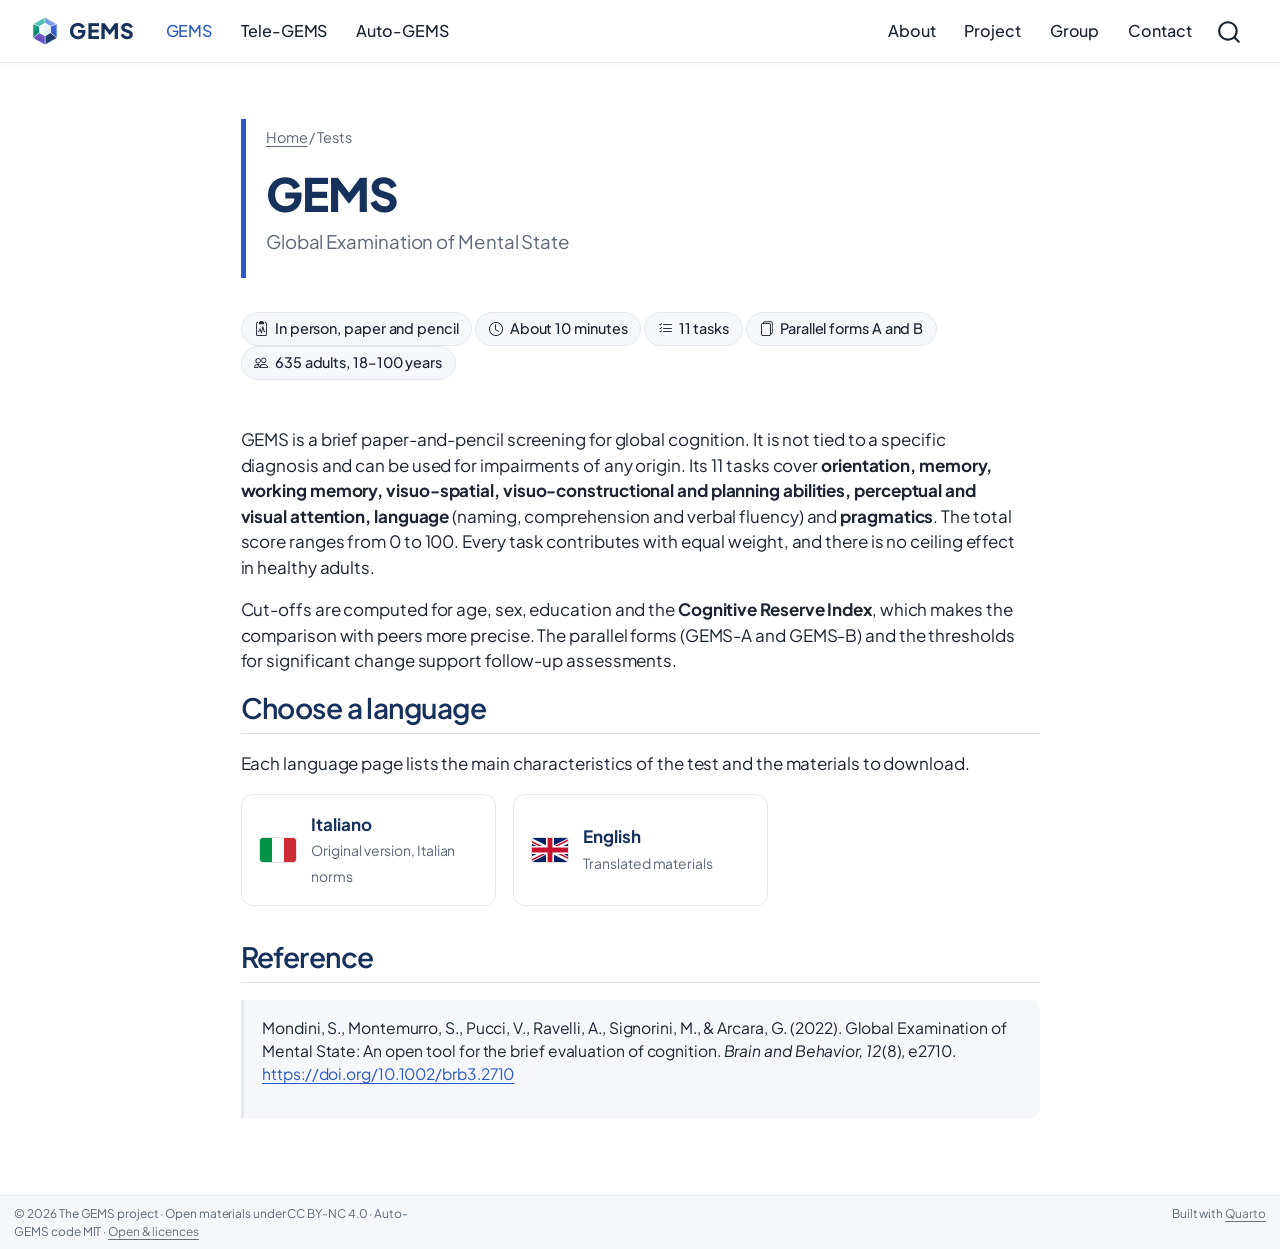
<file: tests/gems/index.html>
<!DOCTYPE html>
<html xmlns="http://www.w3.org/1999/xhtml" lang="en" xml:lang="en"><head>

<meta charset="utf-8">
<meta name="generator" content="quarto-1.11.9">

<meta name="viewport" content="width=device-width, initial-scale=1.0, user-scalable=yes">


<title>GEMS · Global Examination of Mental State – GEMS</title>
<style>
/* Default styles provided by pandoc.
** See https://pandoc.org/MANUAL.html#variables-for-html for config info.
*/
span.smallcaps{font-variant: small-caps;}
div.columns{display: flex; gap: 1.5em;}
div.column{flex: auto;}
@media screen {
div.columns{gap: min(4vw, 1.5em);}
div.column{overflow-x: auto;}
}
div.hanging-indent{margin-left: 1.5em; text-indent: -1.5em;}
ul.task-list{list-style: none;}
ul.task-list li input[type="checkbox"] {
  width: 0.8em;
  margin: 0 0.8em 0.2em -1em; /* quarto-specific, see https://github.com/quarto-dev/quarto-cli/issues/4556 */ 
  vertical-align: middle;
}
</style>


<script src="../../site_libs/quarto-nav/quarto-nav.js"></script>
<script src="../../site_libs/quarto-nav/headroom.min.js"></script>
<script src="../../site_libs/clipboard/clipboard.min.js"></script>
<script src="../../site_libs/quarto-search/autocomplete.umd.js"></script>
<script src="../../site_libs/quarto-search/fuse.min.js"></script>
<script src="../../site_libs/quarto-search/quarto-search.js"></script>
<meta name="quarto:offset" content="../../">
<link href="../../images/gems-logo.svg" rel="icon" type="image/svg+xml">
<script src="../../site_libs/quarto-html/quarto.js" type="module"></script>
<script src="../../site_libs/quarto-html/tabsets/tabsets.js" type="module"></script>
<script src="../../site_libs/quarto-html/scrollable-regions/scrollable-regions.js" type="module"></script>
<script src="../../site_libs/quarto-html/popper.min.js"></script>
<script src="../../site_libs/quarto-html/tippy.umd.min.js"></script>
<script src="../../site_libs/quarto-html/anchor.min.js"></script>
<link href="../../site_libs/quarto-html/tippy.css" rel="stylesheet">
<link href="../../site_libs/quarto-html/quarto-syntax-highlighting-63b5708e65d6cd79cd7618c58d0c21e7.css" rel="stylesheet" id="quarto-text-highlighting-styles">
<script src="../../site_libs/bootstrap/bootstrap.min.js"></script>
<link href="../../site_libs/bootstrap/bootstrap-icons.css" rel="stylesheet">
<link href="../../site_libs/bootstrap/bootstrap-f2b9cbc46ce4dcbc9a0c5ba9466188e4.min.css" rel="stylesheet" append-hash="true" id="quarto-bootstrap" data-mode="light">
<script id="quarto-search-options" type="application/json">{
  "location": "navbar",
  "copy-button": false,
  "collapse-after": 3,
  "panel-placement": "end",
  "type": "overlay",
  "limit": 50,
  "keyboard-shortcut": [
    "f",
    "/",
    "s"
  ],
  "show-item-context": false,
  "language": {
    "search-no-results-text": "No results",
    "search-matching-documents-text": "matching documents",
    "search-copy-link-title": "Copy link to search",
    "search-hide-matches-text": "Hide additional matches",
    "search-more-match-text": "more match in this document",
    "search-more-matches-text": "more matches in this document",
    "search-clear-button-title": "Clear",
    "search-text-placeholder": "",
    "search-detached-cancel-button-title": "Cancel",
    "search-submit-button-title": "Submit",
    "search-label": "Search"
  }
}</script>
<style>html{ scroll-behavior: smooth; }</style>
<link rel="preconnect" href="https://fonts.googleapis.com">
<link rel="preconnect" href="https://fonts.gstatic.com" crossorigin="">
<link href="https://fonts.googleapis.com/css2?family=Plus+Jakarta+Sans:wght@400;500;600;700;800&amp;display=swap" rel="stylesheet">


</head>

<body class="nav-fixed fullcontent quarto-light"><a id="quarto-skip-link" class="visually-hidden-focusable" href="#quarto-document-content">Skip to main content</a>

<div id="quarto-search-results"></div>
  <header id="quarto-header" class="headroom fixed-top">
    <nav class="navbar navbar-expand-lg " data-bs-theme="dark" aria-label="Site">
      <div class="navbar-container container-fluid">
      <div class="navbar-brand-container mx-auto">
    <a href="../../index.html" class="navbar-brand navbar-brand-logo">
    <img src="../../images/gems-logo.svg" alt="" class="navbar-logo light-content">
    <img src="../../images/gems-logo.svg" alt="" class="navbar-logo dark-content">
    </a>
    <a class="navbar-brand" href="../../index.html">
    <span class="navbar-title">GEMS</span>
    </a>
  </div>
          <button class="navbar-toggler" type="button" data-bs-toggle="collapse" data-bs-target="#navbarCollapse" aria-controls="navbarCollapse" aria-expanded="false" aria-label="Toggle navigation" onclick="if (window.quartoToggleHeadroom) { window.quartoToggleHeadroom(); }">
  <span class="navbar-toggler-icon"></span>
</button>
          <div class="collapse navbar-collapse" id="navbarCollapse">
            <ul class="navbar-nav navbar-nav-scroll me-auto">
  <li class="nav-item">
    <a class="nav-link active" href="../../tests/gems/index.html" aria-current="page"> 
<span class="menu-text">GEMS</span></a>
  </li>  
  <li class="nav-item">
    <a class="nav-link" href="../../tests/tele-gems/index.html"> 
<span class="menu-text">Tele-GEMS</span></a>
  </li>  
  <li class="nav-item">
    <a class="nav-link" href="../../tests/auto-gems/index.html"> 
<span class="menu-text">Auto-GEMS</span></a>
  </li>  
</ul>
            <ul class="navbar-nav navbar-nav-scroll ms-auto">
  <li class="nav-item">
    <a class="nav-link" href="../../about.html"> 
<span class="menu-text">About</span></a>
  </li>  
  <li class="nav-item">
    <a class="nav-link" href="../../project.html"> 
<span class="menu-text">Project</span></a>
  </li>  
  <li class="nav-item">
    <a class="nav-link" href="../../group.html"> 
<span class="menu-text">Group</span></a>
  </li>  
  <li class="nav-item">
    <a class="nav-link" href="../../contact.html"> 
<span class="menu-text">Contact</span></a>
  </li>  
</ul>
          </div> <!-- /navcollapse -->
            <div class="quarto-navbar-tools">
</div>
            <div id="quarto-search" class="" title="Search"></div>
      </div> <!-- /container-fluid -->
    </nav>
</header>
<!-- content -->
<div id="quarto-content" class="quarto-container page-columns page-rows-contents page-layout-article page-navbar">
<!-- sidebar -->
<!-- margin-sidebar -->
    
<!-- main -->
<main class="content" id="quarto-document-content" tabindex="-1"><header id="title-block-header" class="quarto-title-block"></header>




<div class="page-head">
<p><span class="crumb"><a href="../../index.html">Home</a> / Tests</span></p>
<section id="gems" class="level1">
<h1>GEMS</h1>
<p><span class="sub">Global Examination of Mental State</span></p>
</section>
</div>
<div class="chips">
<p><span class="chip"><i class="bi bi-clipboard2-pulse"></i> In person, paper and pencil</span> <span class="chip"><i class="bi bi-clock"></i> About 10 minutes</span> <span class="chip"><i class="bi bi-list-check"></i> 11 tasks</span> <span class="chip"><i class="bi bi-files"></i> Parallel forms A and B</span> <span class="chip"><i class="bi bi-people"></i> 635 adults, 18–100 years</span></p>
</div>
<div class="prose">
<p>GEMS is a brief paper-and-pencil screening for global cognition. It is not tied to a specific diagnosis and can be used for impairments of any origin. Its 11 tasks cover <strong>orientation, memory, working memory, visuo-spatial, visuo-constructional and planning abilities, perceptual and visual attention, language</strong> (naming, comprehension and verbal fluency) and <strong>pragmatics</strong>. The total score ranges from 0 to 100. Every task contributes with equal weight, and there is no ceiling effect in healthy adults.</p>
<p>Cut-offs are computed for age, sex, education and the <strong>Cognitive Reserve Index</strong>, which makes the comparison with peers more precise. The parallel forms (GEMS-A and GEMS-B) and the thresholds for significant change support follow-up assessments.</p>
</div>
<section id="choose-a-language" class="level2">
<h2 class="anchored" data-anchor-id="choose-a-language">Choose a language</h2>
<p>Each language page lists the main characteristics of the test and the materials to download.</p>
<div class="lang-grid">
<a class="lang-card" href="it.html"><img class="flag" src="../../images/flags/it.svg" alt=""><div><strong>Italiano</strong><span>Original version, Italian norms</span></div></a>
<a class="lang-card" href="en.html"><img class="flag" src="../../images/flags/gb.svg" alt=""><div><strong>English</strong><span>Translated materials</span></div></a>
</div>
</section>
<section id="reference" class="level2">
<h2 class="anchored" data-anchor-id="reference">Reference</h2>
<div class="cite">
<p>Mondini, S., Montemurro, S., Pucci, V., Ravelli, A., Signorini, M., &amp; Arcara, G. (2022). Global Examination of Mental State: An open tool for the brief evaluation of cognition. <em>Brain and Behavior, 12</em>(8), e2710. <a href="https://doi.org/10.1002/brb3.2710" class="uri">https://doi.org/10.1002/brb3.2710</a></p>
</div>


</section>

</main> <!-- /main -->
<script id="quarto-html-after-body" type="application/javascript">
  window.document.addEventListener("DOMContentLoaded", function (event) {
    const icon = "";
    const anchorJS = new window.AnchorJS();
    anchorJS.options = {
      placement: 'right',
      icon: icon
    };
    anchorJS.add('.anchored');
    const isCodeAnnotation = (el) => {
      for (const clz of el.classList) {
        if (clz.startsWith('code-annotation-')) {                     
          return true;
        }
      }
      return false;
    }
    const onCopySuccess = function(e) {
      // button target
      const button = e.trigger;
      // don't keep focus
      button.blur();
      // flash "checked"
      button.classList.add('code-copy-button-checked');
      var currentTitle = button.getAttribute("title");
      button.setAttribute("title", "Copied!");
      let tooltip;
      if (window.bootstrap) {
        button.setAttribute("data-bs-toggle", "tooltip");
        button.setAttribute("data-bs-placement", "left");
        button.setAttribute("data-bs-title", "Copied!");
        tooltip = new bootstrap.Tooltip(button, 
          { trigger: "manual", 
            customClass: "code-copy-button-tooltip",
            offset: [0, -8]});
        tooltip.show();    
      }
      setTimeout(function() {
        if (tooltip) {
          tooltip.hide();
          button.removeAttribute("data-bs-title");
          button.removeAttribute("data-bs-toggle");
          button.removeAttribute("data-bs-placement");
        }
        button.setAttribute("title", currentTitle);
        button.classList.remove('code-copy-button-checked');
      }, 1000);
      // clear code selection
      e.clearSelection();
    }
    const getTextToCopy = function(trigger) {
      const outerScaffold = trigger.parentElement.cloneNode(true);
      const codeEl = outerScaffold.querySelector('code');
      for (const childEl of codeEl.children) {
        if (isCodeAnnotation(childEl)) {
          childEl.remove();
        }
      }
      return codeEl.innerText;
    }
    const clipboard = new window.ClipboardJS('.code-copy-button:not([data-in-quarto-modal])', {
      text: getTextToCopy
    });
    clipboard.on('success', onCopySuccess);
    if (window.document.getElementById('quarto-embedded-source-code-modal')) {
      const clipboardModal = new window.ClipboardJS('.code-copy-button[data-in-quarto-modal]', {
        text: getTextToCopy,
        container: window.document.getElementById('quarto-embedded-source-code-modal')
      });
      clipboardModal.on('success', onCopySuccess);
    }
      var localhostRegex = new RegExp(/^(?:http|https):\/\/localhost\:?[0-9]*\//);
      var mailtoRegex = new RegExp(/^mailto:/);
        var filterRegex = new RegExp("https:\/\/giorgioarcara\.github\.io\/gems-tests\/");
      const newWindowLabel = "(opens in a new tab)";
      const newWindowNoteId = "quarto-ext-newwindow-label";
      // Links reference one hidden label through aria-describedby, so the
      // announcement never changes their accessible name.
      var describeNewWindow = (link) => {
        if (!window.document.getElementById(newWindowNoteId)) {
          var newWindowNote = window.document.createElement("span");
          newWindowNote.id = newWindowNoteId;
          newWindowNote.hidden = true;
          newWindowNote.textContent = newWindowLabel;
          window.document.body.appendChild(newWindowNote);
        }
        var describedBy = (link.getAttribute("aria-describedby") || "").split(/\s+/).filter(Boolean);
        if (!describedBy.includes(newWindowNoteId)) {
          describedBy.push(newWindowNoteId);
          link.setAttribute("aria-describedby", describedBy.join(" "));
        }
      }
      var isInternal = (href) => {
          return filterRegex.test(href) || localhostRegex.test(href) || mailtoRegex.test(href);
      }
      // Inspect non-navigation links and adorn them if external
      window.quartoDecorateExternalLinks = function (root) {
     var links = (root || window.document).querySelectorAll('a[href]:not(.nav-link):not(.navbar-brand):not(.toc-action):not(.sidebar-link):not(.sidebar-item-toggle):not(.pagination-link):not(.no-external):not([aria-hidden]):not(.dropdown-item):not(.quarto-navigation-tool):not(.about-link)');
      for (var i=0; i<links.length; i++) {
        const link = links[i];
        if (!isInternal(link.href)) {
          // undo the damage that might have been done by quarto-nav.js in the case of
          // links that we want to consider external
          if (link.dataset.originalHref !== undefined) {
            link.href = link.dataset.originalHref;
          }
            // target, if specified
            link.setAttribute("target", "_blank");
            if (link.getAttribute("rel") === null) {
              link.setAttribute("rel", "noopener");
            }
            describeNewWindow(link);
          if (!link.classList.contains('no-external-icon')) {
          }
        }
      }
      };
      window.quartoDecorateExternalLinks(window.document);
    // Esc closes the popup (WCAG 1.4.13) and focus leaving both trigger and
    // popup closes it (WCAG 2.4.11); tippy handles neither for interactive popups.
    const hideOnEscAndFocusOut = {
      name: 'hideOnEscAndFocusOut',
      defaultValue: true,
      fn(instance) {
        const dismiss = () => {
          // A show scheduled by the trigger delay would otherwise reopen it
          instance.clearDelayTimeouts();
          instance.hide();
        };
        const onKeyDown = (event) => {
          if (event.key !== 'Escape') {
            return;
          }
          // Keep Esc from also reaching page handlers (e.g. reveal.js overview),
          // except an open reveal.js slide menu, which Esc should close too.
          // The menu handles keys only when its keyboard option is on.
          const menuHandlesEsc = window.Reveal?.getPlugin?.('menu')?.isOpen() &&
            window.Reveal.getConfig().menu?.keyboard !== false;
          if (!menuHandlesEsc) {
            event.stopPropagation();
          }
          if (instance.popper.contains(window.document.activeElement)) {
            // Disabled while refocusing so the focus trigger does not reopen it
            instance.disable();
            instance.reference.focus();
            instance.enable();
          }
          dismiss();
        };
        const onFocusOut = (event) => {
          const target = event.relatedTarget;
          if (target && !instance.reference.contains(target) &&
              !instance.popper.contains(target)) {
            dismiss();
          }
        };
        // On the trigger too: a click trigger (code-annotations: select) has no
        // blur handling. Attached for the instance's lifetime so leaving the
        // trigger also cancels a show still pending on the trigger delay.
        instance.reference.addEventListener('focusout', onFocusOut);
        return {
          onShow() {
            window.document.addEventListener('keydown', onKeyDown, true);
            instance.popper.addEventListener('focusout', onFocusOut);
          },
          onHide() {
            window.document.removeEventListener('keydown', onKeyDown, true);
            instance.popper.removeEventListener('focusout', onFocusOut);
          },
          onDestroy() {
            instance.reference.removeEventListener('focusout', onFocusOut);
          },
        };
      },
    };
    function tippyHover(el, contentFn, onTriggerFn, onUntriggerFn) {
      const config = {
        allowHTML: true,
        maxWidth: 500,
        delay: 100,
        arrow: false,
        appendTo: function(el) {
            return el.parentElement;
        },
        interactive: true,
        interactiveBorder: 10,
        theme: 'quarto',
        placement: 'bottom-start',
        plugins: [hideOnEscAndFocusOut],
      };
      if (contentFn) {
        config.content = contentFn;
      }
      if (onTriggerFn) {
        config.onTrigger = onTriggerFn;
      }
      if (onUntriggerFn) {
        config.onUntrigger = onUntriggerFn;
      }
      window.tippy(el, config); 
    }
    const noterefs = window.document.querySelectorAll('a[role="doc-noteref"]');
    for (var i=0; i<noterefs.length; i++) {
      const ref = noterefs[i];
      tippyHover(ref, function() {
        // use id or data attribute instead here
        let href = ref.getAttribute('data-footnote-href') || ref.getAttribute('href');
        try { href = new URL(href).hash; } catch {}
        const id = href.replace(/^#\/?/, "");
        const note = window.document.getElementById(id);
        if (note) {
          return note.innerHTML;
        } else {
          return "";
        }
      });
    }
    const xrefs = window.document.querySelectorAll('a.quarto-xref');
    const processXRef = (id, note) => {
      // Strip column container classes
      const stripColumnClz = (el) => {
        el.classList.remove("page-full", "page-columns");
        if (el.children) {
          for (const child of el.children) {
            stripColumnClz(child);
          }
        }
      }
      stripColumnClz(note)
      if (id === null || id.startsWith('sec-')) {
        // Special case sections, only their first couple elements
        const container = document.createElement("div");
        if (note.children && note.children.length > 2) {
          container.appendChild(note.children[0].cloneNode(true));
          for (let i = 1; i < note.children.length; i++) {
            const child = note.children[i];
            if (child.tagName === "P" && child.innerText === "") {
              continue;
            } else {
              container.appendChild(child.cloneNode(true));
              break;
            }
          }
          if (window.Quarto?.typesetMath) {
            window.Quarto.typesetMath(container);
          }
          return container.innerHTML
        } else {
          if (window.Quarto?.typesetMath) {
            window.Quarto.typesetMath(note);
          }
          return note.innerHTML;
        }
      } else {
        // Remove any anchor links if they are present
        const anchorLink = note.querySelector('a.anchorjs-link');
        if (anchorLink) {
          anchorLink.remove();
        }
        if (window.Quarto?.typesetMath) {
          window.Quarto.typesetMath(note);
        }
        if (note.classList.contains("callout")) {
          return note.outerHTML;
        } else {
          return note.innerHTML;
        }
      }
    }
    for (var i=0; i<xrefs.length; i++) {
      const xref = xrefs[i];
      tippyHover(xref, undefined, function(instance) {
        instance.disable();
        let url = xref.getAttribute('href');
        let hash = undefined; 
        if (url.startsWith('#')) {
          hash = url;
        } else {
          try { hash = new URL(url).hash; } catch {}
        }
        if (hash) {
          const id = hash.replace(/^#\/?/, "");
          const note = window.document.getElementById(id);
          if (note !== null) {
            try {
              const html = processXRef(id, note.cloneNode(true));
              instance.setContent(html);
            } finally {
              instance.enable();
              instance.show();
            }
          } else {
            // See if we can fetch this
            fetch(url.split('#')[0])
            .then(res => res.text())
            .then(html => {
              const parser = new DOMParser();
              const htmlDoc = parser.parseFromString(html, "text/html");
              const note = htmlDoc.getElementById(id);
              if (note !== null) {
                const html = processXRef(id, note);
                instance.setContent(html);
              } 
            }).finally(() => {
              instance.enable();
              instance.show();
            });
          }
        } else {
          // See if we can fetch a full url (with no hash to target)
          // This is a special case and we should probably do some content thinning / targeting
          fetch(url)
          .then(res => res.text())
          .then(html => {
            const parser = new DOMParser();
            const htmlDoc = parser.parseFromString(html, "text/html");
            const note = htmlDoc.querySelector('main.content');
            if (note !== null) {
              // This should only happen for chapter cross references
              // (since there is no id in the URL)
              // remove the first header
              if (note.children.length > 0 && note.children[0].tagName === "HEADER") {
                note.children[0].remove();
              }
              const html = processXRef(null, note);
              instance.setContent(html);
            } 
          }).finally(() => {
            instance.enable();
            instance.show();
          });
        }
      }, function(instance) {
      });
    }
        let selectedAnnoteEl;
        const selectorForAnnotation = ( cell, annotation) => {
          let cellAttr = 'data-code-cell="' + cell + '"';
          let lineAttr = 'data-code-annotation="' +  annotation + '"';
          const selector = 'span[' + cellAttr + '][' + lineAttr + ']';
          return selector;
        }
        const selectCodeLines = (annoteEl) => {
          const doc = window.document;
          const targetCell = annoteEl.getAttribute("data-target-cell");
          const targetAnnotation = annoteEl.getAttribute("data-target-annotation");
          const annoteSpan = window.document.querySelector(selectorForAnnotation(targetCell, targetAnnotation));
          const lines = annoteSpan.getAttribute("data-code-lines").split(",");
          const lineIds = lines.map((line) => {
            return targetCell + "-" + line;
          })
          // Each band is positioned against its own containing block, which is
          // not the offsetParent of the lines, so place it from client rects.
          const placeBand = (band, firstEl, lastEl, codeBlock) => {
            const container = band.offsetParent;
            if (container === null) {
              return;
            }
            const containerRect = container.getBoundingClientRect();
            // Reveal.js scales slides with a transform, so convert client
            // pixels back to the CSS pixels of the container.
            const scale = containerRect.height / container.offsetHeight || 1;
            const firstRect = firstEl.getBoundingClientRect();
            const lastRect = lastEl.getBoundingClientRect();
            const top = (firstRect.top - containerRect.top) / scale - container.clientTop + container.scrollTop;
            const height = (lastRect.bottom - firstRect.top) / scale;
            band.style.top = top - 2 + "px";
            band.style.height = height + 4 + "px";
            if (codeBlock) {
              // Without the copy button wrapper, the containing block is wider
              // than the code block, so span the code block explicitly.
              const blockRect = codeBlock.getBoundingClientRect();
              band.style.left = (blockRect.left - containerRect.left) / scale - container.clientLeft + container.scrollLeft + "px";
              band.style.width = blockRect.width / scale + "px";
            }
          };
          if (lineIds.length > 0) {
            const el = window.document.getElementById(lineIds[0]);
            const lastEl = window.document.getElementById(lineIds[lineIds.length - 1]);
            const parent = el.parentElement.parentElement;
            // cook up a div (if necessary) and position it
            let div = window.document.getElementById("code-annotation-line-highlight");
            if (div === null) {
              div = window.document.createElement("div");
              div.setAttribute("id", "code-annotation-line-highlight");
              div.style.position = 'absolute';
              parent.appendChild(div);
            }
            placeBand(div, el, lastEl, parent.closest("div.sourceCode") || parent);
            let gutterDiv = window.document.getElementById("code-annotation-line-highlight-gutter");
            if (gutterDiv === null) {
              gutterDiv = window.document.createElement("div");
              gutterDiv.setAttribute("id", "code-annotation-line-highlight-gutter");
              gutterDiv.style.position = 'absolute';
              const codeCell = window.document.getElementById(targetCell);
              const gutter = codeCell.querySelector('.code-annotation-gutter');
              gutter.appendChild(gutterDiv);
            }
            placeBand(gutterDiv, el, lastEl);
            selectedAnnoteEl = annoteEl;
          }
        };
        const unselectCodeLines = () => {
          const elementsIds = ["code-annotation-line-highlight", "code-annotation-line-highlight-gutter"];
          elementsIds.forEach((elId) => {
            const div = window.document.getElementById(elId);
            if (div) {
              div.remove();
            }
          });
          selectedAnnoteEl = undefined;
        };
          // Handle positioning of the toggle
      window.addEventListener(
        "resize",
        throttle(() => {
          elRect = undefined;
          if (selectedAnnoteEl) {
            selectCodeLines(selectedAnnoteEl);
          }
        }, 10)
      );
      function throttle(fn, ms) {
      let throttle = false;
      let timer;
        return (...args) => {
          if(!throttle) { // first call gets through
              fn.apply(this, args);
              throttle = true;
          } else { // all the others get throttled
              if(timer) clearTimeout(timer); // cancel #2
              timer = setTimeout(() => {
                fn.apply(this, args);
                timer = throttle = false;
              }, ms);
          }
        };
      }
        // Attach click handler to the DT
        const annoteDls = window.document.querySelectorAll('dt[data-target-cell]');
        for (const annoteDlNode of annoteDls) {
          annoteDlNode.addEventListener('click', (event) => {
            const clickedEl = event.target;
            if (clickedEl !== selectedAnnoteEl) {
              unselectCodeLines();
              const activeEl = window.document.querySelector('dt[data-target-cell].code-annotation-active');
              if (activeEl) {
                activeEl.classList.remove('code-annotation-active');
              }
              selectCodeLines(clickedEl);
              clickedEl.classList.add('code-annotation-active');
            } else {
              // Unselect the line
              unselectCodeLines();
              clickedEl.classList.remove('code-annotation-active');
            }
          });
        }
    const findCites = (el) => {
      const parentEl = el.parentElement;
      if (parentEl) {
        const cites = parentEl.dataset.cites;
        if (cites) {
          return {
            el,
            cites: cites.split(' ')
          };
        } else {
          return findCites(el.parentElement)
        }
      } else {
        return undefined;
      }
    };
    var bibliorefs = window.document.querySelectorAll('a[role="doc-biblioref"]');
    for (var i=0; i<bibliorefs.length; i++) {
      const ref = bibliorefs[i];
      const citeInfo = findCites(ref);
      if (citeInfo) {
        tippyHover(citeInfo.el, function() {
          var popup = window.document.createElement('div');
          citeInfo.cites.forEach(function(cite) {
            var citeDiv = window.document.createElement('div');
            citeDiv.classList.add('hanging-indent');
            citeDiv.classList.add('csl-entry');
            var biblioDiv = window.document.getElementById('ref-' + cite);
            if (biblioDiv) {
              citeDiv.innerHTML = biblioDiv.innerHTML;
            }
            popup.appendChild(citeDiv);
          });
          return popup.innerHTML;
        });
      }
    }
  });
  </script>
  <script type="application/javascript">
  window.quartoScrollableRegionsLabels = {"code":"Scrollable code","output":"Scrollable output"};
  </script>
</div> <!-- /content -->
<footer class="footer">
  <div class="nav-footer">
    <div class="nav-footer-left">
<p>© 2026 The GEMS project · Open materials under CC BY-NC 4.0 · Auto-GEMS code MIT · <a href="../../open.html">Open &amp; licences</a></p>
</div>   
    <div class="nav-footer-center">
      &nbsp;
    </div>
    <div class="nav-footer-right">
<p>Built with <a href="https://quarto.org">Quarto</a></p>
</div>
  </div>
</footer>




<script src="../../site_libs/quarto-html/zenscroll-min.js"></script>
</body></html>
</file>
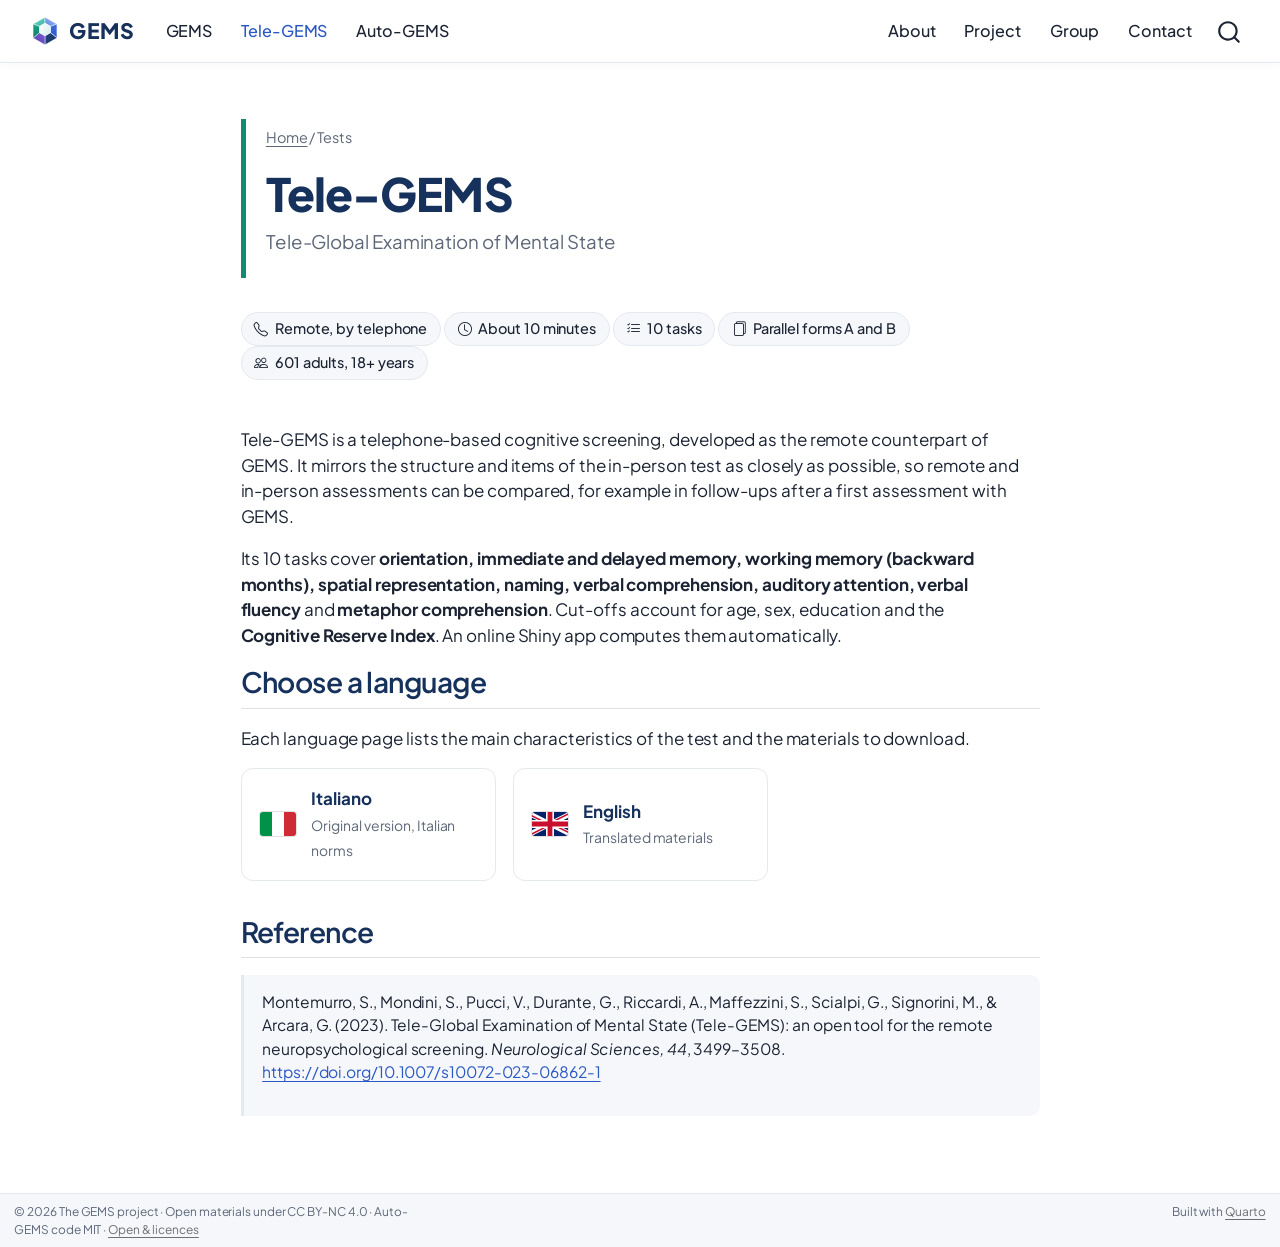
<file: tests/tele-gems/index.html>
<!DOCTYPE html>
<html xmlns="http://www.w3.org/1999/xhtml" lang="en" xml:lang="en"><head>

<meta charset="utf-8">
<meta name="generator" content="quarto-1.11.9">

<meta name="viewport" content="width=device-width, initial-scale=1.0, user-scalable=yes">


<title>Tele-GEMS · Tele-Global Examination of Mental State – GEMS</title>
<style>
/* Default styles provided by pandoc.
** See https://pandoc.org/MANUAL.html#variables-for-html for config info.
*/
span.smallcaps{font-variant: small-caps;}
div.columns{display: flex; gap: 1.5em;}
div.column{flex: auto;}
@media screen {
div.columns{gap: min(4vw, 1.5em);}
div.column{overflow-x: auto;}
}
div.hanging-indent{margin-left: 1.5em; text-indent: -1.5em;}
ul.task-list{list-style: none;}
ul.task-list li input[type="checkbox"] {
  width: 0.8em;
  margin: 0 0.8em 0.2em -1em; /* quarto-specific, see https://github.com/quarto-dev/quarto-cli/issues/4556 */ 
  vertical-align: middle;
}
</style>


<script src="../../site_libs/quarto-nav/quarto-nav.js"></script>
<script src="../../site_libs/quarto-nav/headroom.min.js"></script>
<script src="../../site_libs/clipboard/clipboard.min.js"></script>
<script src="../../site_libs/quarto-search/autocomplete.umd.js"></script>
<script src="../../site_libs/quarto-search/fuse.min.js"></script>
<script src="../../site_libs/quarto-search/quarto-search.js"></script>
<meta name="quarto:offset" content="../../">
<link href="../../images/gems-logo.svg" rel="icon" type="image/svg+xml">
<script src="../../site_libs/quarto-html/quarto.js" type="module"></script>
<script src="../../site_libs/quarto-html/tabsets/tabsets.js" type="module"></script>
<script src="../../site_libs/quarto-html/scrollable-regions/scrollable-regions.js" type="module"></script>
<script src="../../site_libs/quarto-html/popper.min.js"></script>
<script src="../../site_libs/quarto-html/tippy.umd.min.js"></script>
<script src="../../site_libs/quarto-html/anchor.min.js"></script>
<link href="../../site_libs/quarto-html/tippy.css" rel="stylesheet">
<link href="../../site_libs/quarto-html/quarto-syntax-highlighting-63b5708e65d6cd79cd7618c58d0c21e7.css" rel="stylesheet" id="quarto-text-highlighting-styles">
<script src="../../site_libs/bootstrap/bootstrap.min.js"></script>
<link href="../../site_libs/bootstrap/bootstrap-icons.css" rel="stylesheet">
<link href="../../site_libs/bootstrap/bootstrap-f2b9cbc46ce4dcbc9a0c5ba9466188e4.min.css" rel="stylesheet" append-hash="true" id="quarto-bootstrap" data-mode="light">
<script id="quarto-search-options" type="application/json">{
  "location": "navbar",
  "copy-button": false,
  "collapse-after": 3,
  "panel-placement": "end",
  "type": "overlay",
  "limit": 50,
  "keyboard-shortcut": [
    "f",
    "/",
    "s"
  ],
  "show-item-context": false,
  "language": {
    "search-no-results-text": "No results",
    "search-matching-documents-text": "matching documents",
    "search-copy-link-title": "Copy link to search",
    "search-hide-matches-text": "Hide additional matches",
    "search-more-match-text": "more match in this document",
    "search-more-matches-text": "more matches in this document",
    "search-clear-button-title": "Clear",
    "search-text-placeholder": "",
    "search-detached-cancel-button-title": "Cancel",
    "search-submit-button-title": "Submit",
    "search-label": "Search"
  }
}</script>
<style>html{ scroll-behavior: smooth; }</style>
<link rel="preconnect" href="https://fonts.googleapis.com">
<link rel="preconnect" href="https://fonts.gstatic.com" crossorigin="">
<link href="https://fonts.googleapis.com/css2?family=Plus+Jakarta+Sans:wght@400;500;600;700;800&amp;display=swap" rel="stylesheet">


</head>

<body class="nav-fixed fullcontent quarto-light"><a id="quarto-skip-link" class="visually-hidden-focusable" href="#quarto-document-content">Skip to main content</a>

<div id="quarto-search-results"></div>
  <header id="quarto-header" class="headroom fixed-top">
    <nav class="navbar navbar-expand-lg " data-bs-theme="dark" aria-label="Site">
      <div class="navbar-container container-fluid">
      <div class="navbar-brand-container mx-auto">
    <a href="../../index.html" class="navbar-brand navbar-brand-logo">
    <img src="../../images/gems-logo.svg" alt="" class="navbar-logo light-content">
    <img src="../../images/gems-logo.svg" alt="" class="navbar-logo dark-content">
    </a>
    <a class="navbar-brand" href="../../index.html">
    <span class="navbar-title">GEMS</span>
    </a>
  </div>
          <button class="navbar-toggler" type="button" data-bs-toggle="collapse" data-bs-target="#navbarCollapse" aria-controls="navbarCollapse" aria-expanded="false" aria-label="Toggle navigation" onclick="if (window.quartoToggleHeadroom) { window.quartoToggleHeadroom(); }">
  <span class="navbar-toggler-icon"></span>
</button>
          <div class="collapse navbar-collapse" id="navbarCollapse">
            <ul class="navbar-nav navbar-nav-scroll me-auto">
  <li class="nav-item">
    <a class="nav-link" href="../../tests/gems/index.html"> 
<span class="menu-text">GEMS</span></a>
  </li>  
  <li class="nav-item">
    <a class="nav-link active" href="../../tests/tele-gems/index.html" aria-current="page"> 
<span class="menu-text">Tele-GEMS</span></a>
  </li>  
  <li class="nav-item">
    <a class="nav-link" href="../../tests/auto-gems/index.html"> 
<span class="menu-text">Auto-GEMS</span></a>
  </li>  
</ul>
            <ul class="navbar-nav navbar-nav-scroll ms-auto">
  <li class="nav-item">
    <a class="nav-link" href="../../about.html"> 
<span class="menu-text">About</span></a>
  </li>  
  <li class="nav-item">
    <a class="nav-link" href="../../project.html"> 
<span class="menu-text">Project</span></a>
  </li>  
  <li class="nav-item">
    <a class="nav-link" href="../../group.html"> 
<span class="menu-text">Group</span></a>
  </li>  
  <li class="nav-item">
    <a class="nav-link" href="../../contact.html"> 
<span class="menu-text">Contact</span></a>
  </li>  
</ul>
          </div> <!-- /navcollapse -->
            <div class="quarto-navbar-tools">
</div>
            <div id="quarto-search" class="" title="Search"></div>
      </div> <!-- /container-fluid -->
    </nav>
</header>
<!-- content -->
<div id="quarto-content" class="quarto-container page-columns page-rows-contents page-layout-article page-navbar">
<!-- sidebar -->
<!-- margin-sidebar -->
    
<!-- main -->
<main class="content" id="quarto-document-content" tabindex="-1"><header id="title-block-header" class="quarto-title-block"></header>




<div class="page-head tele">
<p><span class="crumb"><a href="../../index.html">Home</a> / Tests</span></p>
<section id="tele-gems" class="level1">
<h1>Tele-GEMS</h1>
<p><span class="sub">Tele-Global Examination of Mental State</span></p>
</section>
</div>
<div class="chips">
<p><span class="chip"><i class="bi bi-telephone"></i> Remote, by telephone</span> <span class="chip"><i class="bi bi-clock"></i> About 10 minutes</span> <span class="chip"><i class="bi bi-list-check"></i> 10 tasks</span> <span class="chip"><i class="bi bi-files"></i> Parallel forms A and B</span> <span class="chip"><i class="bi bi-people"></i> 601 adults, 18+ years</span></p>
</div>
<div class="prose">
<p>Tele-GEMS is a telephone-based cognitive screening, developed as the remote counterpart of GEMS. It mirrors the structure and items of the in-person test as closely as possible, so remote and in-person assessments can be compared, for example in follow-ups after a first assessment with GEMS.</p>
<p>Its 10 tasks cover <strong>orientation, immediate and delayed memory, working memory (backward months), spatial representation, naming, verbal comprehension, auditory attention, verbal fluency</strong> and <strong>metaphor comprehension</strong>. Cut-offs account for age, sex, education and the <strong>Cognitive Reserve Index</strong>. An online Shiny app computes them automatically.</p>
</div>
<section id="choose-a-language" class="level2">
<h2 class="anchored" data-anchor-id="choose-a-language">Choose a language</h2>
<p>Each language page lists the main characteristics of the test and the materials to download.</p>
<div class="lang-grid">
<a class="lang-card" href="it.html"><img class="flag" src="../../images/flags/it.svg" alt=""><div><strong>Italiano</strong><span>Original version, Italian norms</span></div></a>
<a class="lang-card" href="en.html"><img class="flag" src="../../images/flags/gb.svg" alt=""><div><strong>English</strong><span>Translated materials</span></div></a>
</div>
</section>
<section id="reference" class="level2">
<h2 class="anchored" data-anchor-id="reference">Reference</h2>
<div class="cite">
<p>Montemurro, S., Mondini, S., Pucci, V., Durante, G., Riccardi, A., Maffezzini, S., Scialpi, G., Signorini, M., &amp; Arcara, G. (2023). Tele-Global Examination of Mental State (Tele-GEMS): an open tool for the remote neuropsychological screening. <em>Neurological Sciences, 44</em>, 3499–3508. <a href="https://doi.org/10.1007/s10072-023-06862-1" class="uri">https://doi.org/10.1007/s10072-023-06862-1</a></p>
</div>


</section>

</main> <!-- /main -->
<script id="quarto-html-after-body" type="application/javascript">
  window.document.addEventListener("DOMContentLoaded", function (event) {
    const icon = "";
    const anchorJS = new window.AnchorJS();
    anchorJS.options = {
      placement: 'right',
      icon: icon
    };
    anchorJS.add('.anchored');
    const isCodeAnnotation = (el) => {
      for (const clz of el.classList) {
        if (clz.startsWith('code-annotation-')) {                     
          return true;
        }
      }
      return false;
    }
    const onCopySuccess = function(e) {
      // button target
      const button = e.trigger;
      // don't keep focus
      button.blur();
      // flash "checked"
      button.classList.add('code-copy-button-checked');
      var currentTitle = button.getAttribute("title");
      button.setAttribute("title", "Copied!");
      let tooltip;
      if (window.bootstrap) {
        button.setAttribute("data-bs-toggle", "tooltip");
        button.setAttribute("data-bs-placement", "left");
        button.setAttribute("data-bs-title", "Copied!");
        tooltip = new bootstrap.Tooltip(button, 
          { trigger: "manual", 
            customClass: "code-copy-button-tooltip",
            offset: [0, -8]});
        tooltip.show();    
      }
      setTimeout(function() {
        if (tooltip) {
          tooltip.hide();
          button.removeAttribute("data-bs-title");
          button.removeAttribute("data-bs-toggle");
          button.removeAttribute("data-bs-placement");
        }
        button.setAttribute("title", currentTitle);
        button.classList.remove('code-copy-button-checked');
      }, 1000);
      // clear code selection
      e.clearSelection();
    }
    const getTextToCopy = function(trigger) {
      const outerScaffold = trigger.parentElement.cloneNode(true);
      const codeEl = outerScaffold.querySelector('code');
      for (const childEl of codeEl.children) {
        if (isCodeAnnotation(childEl)) {
          childEl.remove();
        }
      }
      return codeEl.innerText;
    }
    const clipboard = new window.ClipboardJS('.code-copy-button:not([data-in-quarto-modal])', {
      text: getTextToCopy
    });
    clipboard.on('success', onCopySuccess);
    if (window.document.getElementById('quarto-embedded-source-code-modal')) {
      const clipboardModal = new window.ClipboardJS('.code-copy-button[data-in-quarto-modal]', {
        text: getTextToCopy,
        container: window.document.getElementById('quarto-embedded-source-code-modal')
      });
      clipboardModal.on('success', onCopySuccess);
    }
      var localhostRegex = new RegExp(/^(?:http|https):\/\/localhost\:?[0-9]*\//);
      var mailtoRegex = new RegExp(/^mailto:/);
        var filterRegex = new RegExp("https:\/\/giorgioarcara\.github\.io\/gems-tests\/");
      const newWindowLabel = "(opens in a new tab)";
      const newWindowNoteId = "quarto-ext-newwindow-label";
      // Links reference one hidden label through aria-describedby, so the
      // announcement never changes their accessible name.
      var describeNewWindow = (link) => {
        if (!window.document.getElementById(newWindowNoteId)) {
          var newWindowNote = window.document.createElement("span");
          newWindowNote.id = newWindowNoteId;
          newWindowNote.hidden = true;
          newWindowNote.textContent = newWindowLabel;
          window.document.body.appendChild(newWindowNote);
        }
        var describedBy = (link.getAttribute("aria-describedby") || "").split(/\s+/).filter(Boolean);
        if (!describedBy.includes(newWindowNoteId)) {
          describedBy.push(newWindowNoteId);
          link.setAttribute("aria-describedby", describedBy.join(" "));
        }
      }
      var isInternal = (href) => {
          return filterRegex.test(href) || localhostRegex.test(href) || mailtoRegex.test(href);
      }
      // Inspect non-navigation links and adorn them if external
      window.quartoDecorateExternalLinks = function (root) {
     var links = (root || window.document).querySelectorAll('a[href]:not(.nav-link):not(.navbar-brand):not(.toc-action):not(.sidebar-link):not(.sidebar-item-toggle):not(.pagination-link):not(.no-external):not([aria-hidden]):not(.dropdown-item):not(.quarto-navigation-tool):not(.about-link)');
      for (var i=0; i<links.length; i++) {
        const link = links[i];
        if (!isInternal(link.href)) {
          // undo the damage that might have been done by quarto-nav.js in the case of
          // links that we want to consider external
          if (link.dataset.originalHref !== undefined) {
            link.href = link.dataset.originalHref;
          }
            // target, if specified
            link.setAttribute("target", "_blank");
            if (link.getAttribute("rel") === null) {
              link.setAttribute("rel", "noopener");
            }
            describeNewWindow(link);
          if (!link.classList.contains('no-external-icon')) {
          }
        }
      }
      };
      window.quartoDecorateExternalLinks(window.document);
    // Esc closes the popup (WCAG 1.4.13) and focus leaving both trigger and
    // popup closes it (WCAG 2.4.11); tippy handles neither for interactive popups.
    const hideOnEscAndFocusOut = {
      name: 'hideOnEscAndFocusOut',
      defaultValue: true,
      fn(instance) {
        const dismiss = () => {
          // A show scheduled by the trigger delay would otherwise reopen it
          instance.clearDelayTimeouts();
          instance.hide();
        };
        const onKeyDown = (event) => {
          if (event.key !== 'Escape') {
            return;
          }
          // Keep Esc from also reaching page handlers (e.g. reveal.js overview),
          // except an open reveal.js slide menu, which Esc should close too.
          // The menu handles keys only when its keyboard option is on.
          const menuHandlesEsc = window.Reveal?.getPlugin?.('menu')?.isOpen() &&
            window.Reveal.getConfig().menu?.keyboard !== false;
          if (!menuHandlesEsc) {
            event.stopPropagation();
          }
          if (instance.popper.contains(window.document.activeElement)) {
            // Disabled while refocusing so the focus trigger does not reopen it
            instance.disable();
            instance.reference.focus();
            instance.enable();
          }
          dismiss();
        };
        const onFocusOut = (event) => {
          const target = event.relatedTarget;
          if (target && !instance.reference.contains(target) &&
              !instance.popper.contains(target)) {
            dismiss();
          }
        };
        // On the trigger too: a click trigger (code-annotations: select) has no
        // blur handling. Attached for the instance's lifetime so leaving the
        // trigger also cancels a show still pending on the trigger delay.
        instance.reference.addEventListener('focusout', onFocusOut);
        return {
          onShow() {
            window.document.addEventListener('keydown', onKeyDown, true);
            instance.popper.addEventListener('focusout', onFocusOut);
          },
          onHide() {
            window.document.removeEventListener('keydown', onKeyDown, true);
            instance.popper.removeEventListener('focusout', onFocusOut);
          },
          onDestroy() {
            instance.reference.removeEventListener('focusout', onFocusOut);
          },
        };
      },
    };
    function tippyHover(el, contentFn, onTriggerFn, onUntriggerFn) {
      const config = {
        allowHTML: true,
        maxWidth: 500,
        delay: 100,
        arrow: false,
        appendTo: function(el) {
            return el.parentElement;
        },
        interactive: true,
        interactiveBorder: 10,
        theme: 'quarto',
        placement: 'bottom-start',
        plugins: [hideOnEscAndFocusOut],
      };
      if (contentFn) {
        config.content = contentFn;
      }
      if (onTriggerFn) {
        config.onTrigger = onTriggerFn;
      }
      if (onUntriggerFn) {
        config.onUntrigger = onUntriggerFn;
      }
      window.tippy(el, config); 
    }
    const noterefs = window.document.querySelectorAll('a[role="doc-noteref"]');
    for (var i=0; i<noterefs.length; i++) {
      const ref = noterefs[i];
      tippyHover(ref, function() {
        // use id or data attribute instead here
        let href = ref.getAttribute('data-footnote-href') || ref.getAttribute('href');
        try { href = new URL(href).hash; } catch {}
        const id = href.replace(/^#\/?/, "");
        const note = window.document.getElementById(id);
        if (note) {
          return note.innerHTML;
        } else {
          return "";
        }
      });
    }
    const xrefs = window.document.querySelectorAll('a.quarto-xref');
    const processXRef = (id, note) => {
      // Strip column container classes
      const stripColumnClz = (el) => {
        el.classList.remove("page-full", "page-columns");
        if (el.children) {
          for (const child of el.children) {
            stripColumnClz(child);
          }
        }
      }
      stripColumnClz(note)
      if (id === null || id.startsWith('sec-')) {
        // Special case sections, only their first couple elements
        const container = document.createElement("div");
        if (note.children && note.children.length > 2) {
          container.appendChild(note.children[0].cloneNode(true));
          for (let i = 1; i < note.children.length; i++) {
            const child = note.children[i];
            if (child.tagName === "P" && child.innerText === "") {
              continue;
            } else {
              container.appendChild(child.cloneNode(true));
              break;
            }
          }
          if (window.Quarto?.typesetMath) {
            window.Quarto.typesetMath(container);
          }
          return container.innerHTML
        } else {
          if (window.Quarto?.typesetMath) {
            window.Quarto.typesetMath(note);
          }
          return note.innerHTML;
        }
      } else {
        // Remove any anchor links if they are present
        const anchorLink = note.querySelector('a.anchorjs-link');
        if (anchorLink) {
          anchorLink.remove();
        }
        if (window.Quarto?.typesetMath) {
          window.Quarto.typesetMath(note);
        }
        if (note.classList.contains("callout")) {
          return note.outerHTML;
        } else {
          return note.innerHTML;
        }
      }
    }
    for (var i=0; i<xrefs.length; i++) {
      const xref = xrefs[i];
      tippyHover(xref, undefined, function(instance) {
        instance.disable();
        let url = xref.getAttribute('href');
        let hash = undefined; 
        if (url.startsWith('#')) {
          hash = url;
        } else {
          try { hash = new URL(url).hash; } catch {}
        }
        if (hash) {
          const id = hash.replace(/^#\/?/, "");
          const note = window.document.getElementById(id);
          if (note !== null) {
            try {
              const html = processXRef(id, note.cloneNode(true));
              instance.setContent(html);
            } finally {
              instance.enable();
              instance.show();
            }
          } else {
            // See if we can fetch this
            fetch(url.split('#')[0])
            .then(res => res.text())
            .then(html => {
              const parser = new DOMParser();
              const htmlDoc = parser.parseFromString(html, "text/html");
              const note = htmlDoc.getElementById(id);
              if (note !== null) {
                const html = processXRef(id, note);
                instance.setContent(html);
              } 
            }).finally(() => {
              instance.enable();
              instance.show();
            });
          }
        } else {
          // See if we can fetch a full url (with no hash to target)
          // This is a special case and we should probably do some content thinning / targeting
          fetch(url)
          .then(res => res.text())
          .then(html => {
            const parser = new DOMParser();
            const htmlDoc = parser.parseFromString(html, "text/html");
            const note = htmlDoc.querySelector('main.content');
            if (note !== null) {
              // This should only happen for chapter cross references
              // (since there is no id in the URL)
              // remove the first header
              if (note.children.length > 0 && note.children[0].tagName === "HEADER") {
                note.children[0].remove();
              }
              const html = processXRef(null, note);
              instance.setContent(html);
            } 
          }).finally(() => {
            instance.enable();
            instance.show();
          });
        }
      }, function(instance) {
      });
    }
        let selectedAnnoteEl;
        const selectorForAnnotation = ( cell, annotation) => {
          let cellAttr = 'data-code-cell="' + cell + '"';
          let lineAttr = 'data-code-annotation="' +  annotation + '"';
          const selector = 'span[' + cellAttr + '][' + lineAttr + ']';
          return selector;
        }
        const selectCodeLines = (annoteEl) => {
          const doc = window.document;
          const targetCell = annoteEl.getAttribute("data-target-cell");
          const targetAnnotation = annoteEl.getAttribute("data-target-annotation");
          const annoteSpan = window.document.querySelector(selectorForAnnotation(targetCell, targetAnnotation));
          const lines = annoteSpan.getAttribute("data-code-lines").split(",");
          const lineIds = lines.map((line) => {
            return targetCell + "-" + line;
          })
          // Each band is positioned against its own containing block, which is
          // not the offsetParent of the lines, so place it from client rects.
          const placeBand = (band, firstEl, lastEl, codeBlock) => {
            const container = band.offsetParent;
            if (container === null) {
              return;
            }
            const containerRect = container.getBoundingClientRect();
            // Reveal.js scales slides with a transform, so convert client
            // pixels back to the CSS pixels of the container.
            const scale = containerRect.height / container.offsetHeight || 1;
            const firstRect = firstEl.getBoundingClientRect();
            const lastRect = lastEl.getBoundingClientRect();
            const top = (firstRect.top - containerRect.top) / scale - container.clientTop + container.scrollTop;
            const height = (lastRect.bottom - firstRect.top) / scale;
            band.style.top = top - 2 + "px";
            band.style.height = height + 4 + "px";
            if (codeBlock) {
              // Without the copy button wrapper, the containing block is wider
              // than the code block, so span the code block explicitly.
              const blockRect = codeBlock.getBoundingClientRect();
              band.style.left = (blockRect.left - containerRect.left) / scale - container.clientLeft + container.scrollLeft + "px";
              band.style.width = blockRect.width / scale + "px";
            }
          };
          if (lineIds.length > 0) {
            const el = window.document.getElementById(lineIds[0]);
            const lastEl = window.document.getElementById(lineIds[lineIds.length - 1]);
            const parent = el.parentElement.parentElement;
            // cook up a div (if necessary) and position it
            let div = window.document.getElementById("code-annotation-line-highlight");
            if (div === null) {
              div = window.document.createElement("div");
              div.setAttribute("id", "code-annotation-line-highlight");
              div.style.position = 'absolute';
              parent.appendChild(div);
            }
            placeBand(div, el, lastEl, parent.closest("div.sourceCode") || parent);
            let gutterDiv = window.document.getElementById("code-annotation-line-highlight-gutter");
            if (gutterDiv === null) {
              gutterDiv = window.document.createElement("div");
              gutterDiv.setAttribute("id", "code-annotation-line-highlight-gutter");
              gutterDiv.style.position = 'absolute';
              const codeCell = window.document.getElementById(targetCell);
              const gutter = codeCell.querySelector('.code-annotation-gutter');
              gutter.appendChild(gutterDiv);
            }
            placeBand(gutterDiv, el, lastEl);
            selectedAnnoteEl = annoteEl;
          }
        };
        const unselectCodeLines = () => {
          const elementsIds = ["code-annotation-line-highlight", "code-annotation-line-highlight-gutter"];
          elementsIds.forEach((elId) => {
            const div = window.document.getElementById(elId);
            if (div) {
              div.remove();
            }
          });
          selectedAnnoteEl = undefined;
        };
          // Handle positioning of the toggle
      window.addEventListener(
        "resize",
        throttle(() => {
          elRect = undefined;
          if (selectedAnnoteEl) {
            selectCodeLines(selectedAnnoteEl);
          }
        }, 10)
      );
      function throttle(fn, ms) {
      let throttle = false;
      let timer;
        return (...args) => {
          if(!throttle) { // first call gets through
              fn.apply(this, args);
              throttle = true;
          } else { // all the others get throttled
              if(timer) clearTimeout(timer); // cancel #2
              timer = setTimeout(() => {
                fn.apply(this, args);
                timer = throttle = false;
              }, ms);
          }
        };
      }
        // Attach click handler to the DT
        const annoteDls = window.document.querySelectorAll('dt[data-target-cell]');
        for (const annoteDlNode of annoteDls) {
          annoteDlNode.addEventListener('click', (event) => {
            const clickedEl = event.target;
            if (clickedEl !== selectedAnnoteEl) {
              unselectCodeLines();
              const activeEl = window.document.querySelector('dt[data-target-cell].code-annotation-active');
              if (activeEl) {
                activeEl.classList.remove('code-annotation-active');
              }
              selectCodeLines(clickedEl);
              clickedEl.classList.add('code-annotation-active');
            } else {
              // Unselect the line
              unselectCodeLines();
              clickedEl.classList.remove('code-annotation-active');
            }
          });
        }
    const findCites = (el) => {
      const parentEl = el.parentElement;
      if (parentEl) {
        const cites = parentEl.dataset.cites;
        if (cites) {
          return {
            el,
            cites: cites.split(' ')
          };
        } else {
          return findCites(el.parentElement)
        }
      } else {
        return undefined;
      }
    };
    var bibliorefs = window.document.querySelectorAll('a[role="doc-biblioref"]');
    for (var i=0; i<bibliorefs.length; i++) {
      const ref = bibliorefs[i];
      const citeInfo = findCites(ref);
      if (citeInfo) {
        tippyHover(citeInfo.el, function() {
          var popup = window.document.createElement('div');
          citeInfo.cites.forEach(function(cite) {
            var citeDiv = window.document.createElement('div');
            citeDiv.classList.add('hanging-indent');
            citeDiv.classList.add('csl-entry');
            var biblioDiv = window.document.getElementById('ref-' + cite);
            if (biblioDiv) {
              citeDiv.innerHTML = biblioDiv.innerHTML;
            }
            popup.appendChild(citeDiv);
          });
          return popup.innerHTML;
        });
      }
    }
  });
  </script>
  <script type="application/javascript">
  window.quartoScrollableRegionsLabels = {"code":"Scrollable code","output":"Scrollable output"};
  </script>
</div> <!-- /content -->
<footer class="footer">
  <div class="nav-footer">
    <div class="nav-footer-left">
<p>© 2026 The GEMS project · Open materials under CC BY-NC 4.0 · Auto-GEMS code MIT · <a href="../../open.html">Open &amp; licences</a></p>
</div>   
    <div class="nav-footer-center">
      &nbsp;
    </div>
    <div class="nav-footer-right">
<p>Built with <a href="https://quarto.org">Quarto</a></p>
</div>
  </div>
</footer>




<script src="../../site_libs/quarto-html/zenscroll-min.js"></script>
</body></html>
</file>
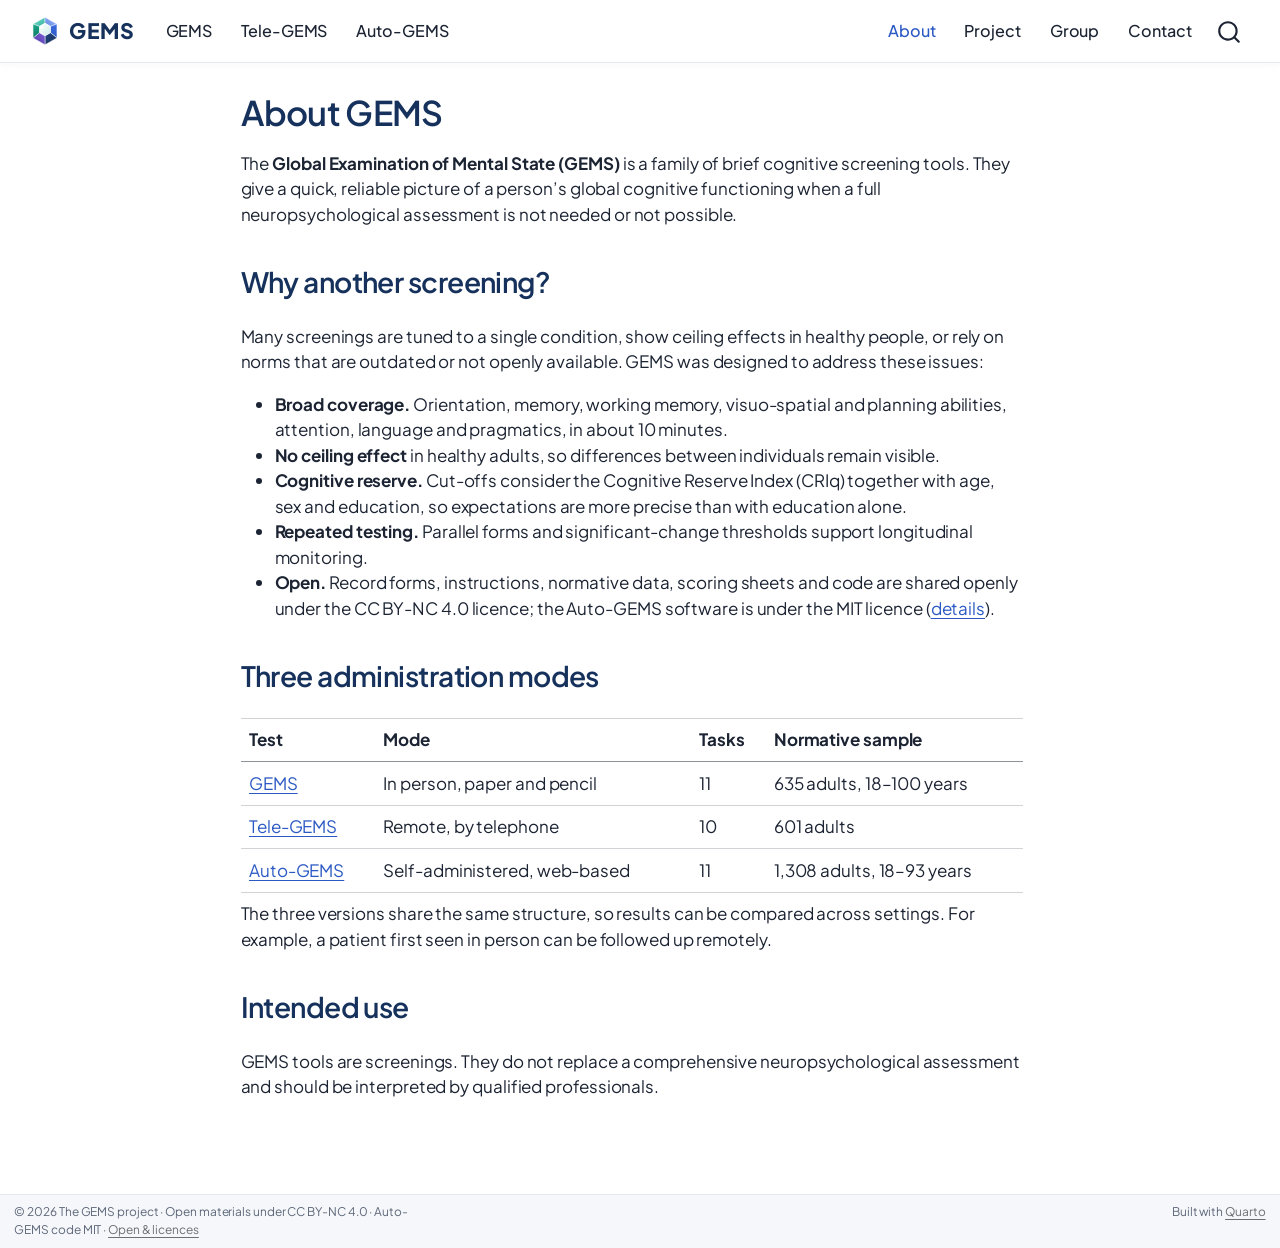
<file: about.html>
<!DOCTYPE html>
<html xmlns="http://www.w3.org/1999/xhtml" lang="en" xml:lang="en"><head>

<meta charset="utf-8">
<meta name="generator" content="quarto-1.11.9">

<meta name="viewport" content="width=device-width, initial-scale=1.0, user-scalable=yes">


<title>About GEMS – GEMS</title>
<style>
/* Default styles provided by pandoc.
** See https://pandoc.org/MANUAL.html#variables-for-html for config info.
*/
span.smallcaps{font-variant: small-caps;}
div.columns{display: flex; gap: 1.5em;}
div.column{flex: auto;}
@media screen {
div.columns{gap: min(4vw, 1.5em);}
div.column{overflow-x: auto;}
}
div.hanging-indent{margin-left: 1.5em; text-indent: -1.5em;}
ul.task-list{list-style: none;}
ul.task-list li input[type="checkbox"] {
  width: 0.8em;
  margin: 0 0.8em 0.2em -1em; /* quarto-specific, see https://github.com/quarto-dev/quarto-cli/issues/4556 */ 
  vertical-align: middle;
}
</style>


<script src="site_libs/quarto-nav/quarto-nav.js"></script>
<script src="site_libs/quarto-nav/headroom.min.js"></script>
<script src="site_libs/clipboard/clipboard.min.js"></script>
<script src="site_libs/quarto-search/autocomplete.umd.js"></script>
<script src="site_libs/quarto-search/fuse.min.js"></script>
<script src="site_libs/quarto-search/quarto-search.js"></script>
<meta name="quarto:offset" content="./">
<link href="./images/gems-logo.svg" rel="icon" type="image/svg+xml">
<script src="site_libs/quarto-html/quarto.js" type="module"></script>
<script src="site_libs/quarto-html/tabsets/tabsets.js" type="module"></script>
<script src="site_libs/quarto-html/scrollable-regions/scrollable-regions.js" type="module"></script>
<script src="site_libs/quarto-html/popper.min.js"></script>
<script src="site_libs/quarto-html/tippy.umd.min.js"></script>
<script src="site_libs/quarto-html/anchor.min.js"></script>
<link href="site_libs/quarto-html/tippy.css" rel="stylesheet">
<link href="site_libs/quarto-html/quarto-syntax-highlighting-63b5708e65d6cd79cd7618c58d0c21e7.css" rel="stylesheet" id="quarto-text-highlighting-styles">
<script src="site_libs/bootstrap/bootstrap.min.js"></script>
<link href="site_libs/bootstrap/bootstrap-icons.css" rel="stylesheet">
<link href="site_libs/bootstrap/bootstrap-f2b9cbc46ce4dcbc9a0c5ba9466188e4.min.css" rel="stylesheet" append-hash="true" id="quarto-bootstrap" data-mode="light">
<script id="quarto-search-options" type="application/json">{
  "location": "navbar",
  "copy-button": false,
  "collapse-after": 3,
  "panel-placement": "end",
  "type": "overlay",
  "limit": 50,
  "keyboard-shortcut": [
    "f",
    "/",
    "s"
  ],
  "show-item-context": false,
  "language": {
    "search-no-results-text": "No results",
    "search-matching-documents-text": "matching documents",
    "search-copy-link-title": "Copy link to search",
    "search-hide-matches-text": "Hide additional matches",
    "search-more-match-text": "more match in this document",
    "search-more-matches-text": "more matches in this document",
    "search-clear-button-title": "Clear",
    "search-text-placeholder": "",
    "search-detached-cancel-button-title": "Cancel",
    "search-submit-button-title": "Submit",
    "search-label": "Search"
  }
}</script>
<style>html{ scroll-behavior: smooth; }</style>
<link rel="preconnect" href="https://fonts.googleapis.com">
<link rel="preconnect" href="https://fonts.gstatic.com" crossorigin="">
<link href="https://fonts.googleapis.com/css2?family=Plus+Jakarta+Sans:wght@400;500;600;700;800&amp;display=swap" rel="stylesheet">


</head>

<body class="nav-fixed fullcontent quarto-light"><a id="quarto-skip-link" class="visually-hidden-focusable" href="#quarto-document-content">Skip to main content</a>

<div id="quarto-search-results"></div>
  <header id="quarto-header" class="headroom fixed-top">
    <nav class="navbar navbar-expand-lg " data-bs-theme="dark" aria-label="Site">
      <div class="navbar-container container-fluid">
      <div class="navbar-brand-container mx-auto">
    <a href="./index.html" class="navbar-brand navbar-brand-logo">
    <img src="./images/gems-logo.svg" alt="" class="navbar-logo light-content">
    <img src="./images/gems-logo.svg" alt="" class="navbar-logo dark-content">
    </a>
    <a class="navbar-brand" href="./index.html">
    <span class="navbar-title">GEMS</span>
    </a>
  </div>
          <button class="navbar-toggler" type="button" data-bs-toggle="collapse" data-bs-target="#navbarCollapse" aria-controls="navbarCollapse" aria-expanded="false" aria-label="Toggle navigation" onclick="if (window.quartoToggleHeadroom) { window.quartoToggleHeadroom(); }">
  <span class="navbar-toggler-icon"></span>
</button>
          <div class="collapse navbar-collapse" id="navbarCollapse">
            <ul class="navbar-nav navbar-nav-scroll me-auto">
  <li class="nav-item">
    <a class="nav-link" href="./tests/gems/index.html"> 
<span class="menu-text">GEMS</span></a>
  </li>  
  <li class="nav-item">
    <a class="nav-link" href="./tests/tele-gems/index.html"> 
<span class="menu-text">Tele-GEMS</span></a>
  </li>  
  <li class="nav-item">
    <a class="nav-link" href="./tests/auto-gems/index.html"> 
<span class="menu-text">Auto-GEMS</span></a>
  </li>  
</ul>
            <ul class="navbar-nav navbar-nav-scroll ms-auto">
  <li class="nav-item">
    <a class="nav-link active" href="./about.html" aria-current="page"> 
<span class="menu-text">About</span></a>
  </li>  
  <li class="nav-item">
    <a class="nav-link" href="./project.html"> 
<span class="menu-text">Project</span></a>
  </li>  
  <li class="nav-item">
    <a class="nav-link" href="./group.html"> 
<span class="menu-text">Group</span></a>
  </li>  
  <li class="nav-item">
    <a class="nav-link" href="./contact.html"> 
<span class="menu-text">Contact</span></a>
  </li>  
</ul>
          </div> <!-- /navcollapse -->
            <div class="quarto-navbar-tools">
</div>
            <div id="quarto-search" class="" title="Search"></div>
      </div> <!-- /container-fluid -->
    </nav>
</header>
<!-- content -->
<div id="quarto-content" class="quarto-container page-columns page-rows-contents page-layout-article page-navbar">
<!-- sidebar -->
<!-- margin-sidebar -->
    
<!-- main -->
<main class="content" id="quarto-document-content" tabindex="-1">

<header id="title-block-header" class="quarto-title-block default">
<div class="quarto-title">
<h1 class="title">About GEMS</h1>
</div>



<div class="quarto-title-meta">

    
  
    
  </div>
  


</header>


<div class="prose">
<p>The <strong>Global Examination of Mental State (GEMS)</strong> is a family of brief cognitive screening tools. They give a quick, reliable picture of a person’s global cognitive functioning when a full neuropsychological assessment is not needed or not possible.</p>
<section id="why-another-screening" class="level2">
<h2 class="anchored" data-anchor-id="why-another-screening">Why another screening?</h2>
<p>Many screenings are tuned to a single condition, show ceiling effects in healthy people, or rely on norms that are outdated or not openly available. GEMS was designed to address these issues:</p>
<ul>
<li><strong>Broad coverage.</strong> Orientation, memory, working memory, visuo-spatial and planning abilities, attention, language and pragmatics, in about 10 minutes.</li>
<li><strong>No ceiling effect</strong> in healthy adults, so differences between individuals remain visible.</li>
<li><strong>Cognitive reserve.</strong> Cut-offs consider the Cognitive Reserve Index (CRIq) together with age, sex and education, so expectations are more precise than with education alone.</li>
<li><strong>Repeated testing.</strong> Parallel forms and significant-change thresholds support longitudinal monitoring.</li>
<li><strong>Open.</strong> Record forms, instructions, normative data, scoring sheets and code are shared openly under the CC BY-NC 4.0 licence; the Auto-GEMS software is under the MIT licence (<a href="./open.html">details</a>).</li>
</ul>
</section>
<section id="three-administration-modes" class="level2">
<h2 class="anchored" data-anchor-id="three-administration-modes">Three administration modes</h2>
<table class="caption-top table">
<thead>
<tr class="header">
<th>Test</th>
<th>Mode</th>
<th>Tasks</th>
<th>Normative sample</th>
</tr>
</thead>
<tbody>
<tr class="odd">
<td><a href="./tests/gems/index.html">GEMS</a></td>
<td>In person, paper and pencil</td>
<td>11</td>
<td>635 adults, 18–100 years</td>
</tr>
<tr class="even">
<td><a href="./tests/tele-gems/index.html">Tele-GEMS</a></td>
<td>Remote, by telephone</td>
<td>10</td>
<td>601 adults</td>
</tr>
<tr class="odd">
<td><a href="./tests/auto-gems/index.html">Auto-GEMS</a></td>
<td>Self-administered, web-based</td>
<td>11</td>
<td>1,308 adults, 18–93 years</td>
</tr>
</tbody>
</table>
<p>The three versions share the same structure, so results can be compared across settings. For example, a patient first seen in person can be followed up remotely.</p>
</section>
<section id="intended-use" class="level2">
<h2 class="anchored" data-anchor-id="intended-use">Intended use</h2>
<p>GEMS tools are screenings. They do not replace a comprehensive neuropsychological assessment and should be interpreted by qualified professionals.</p>
</section>
</div>



</main> <!-- /main -->
<script id="quarto-html-after-body" type="application/javascript">
  window.document.addEventListener("DOMContentLoaded", function (event) {
    const icon = "";
    const anchorJS = new window.AnchorJS();
    anchorJS.options = {
      placement: 'right',
      icon: icon
    };
    anchorJS.add('.anchored');
    const isCodeAnnotation = (el) => {
      for (const clz of el.classList) {
        if (clz.startsWith('code-annotation-')) {                     
          return true;
        }
      }
      return false;
    }
    const onCopySuccess = function(e) {
      // button target
      const button = e.trigger;
      // don't keep focus
      button.blur();
      // flash "checked"
      button.classList.add('code-copy-button-checked');
      var currentTitle = button.getAttribute("title");
      button.setAttribute("title", "Copied!");
      let tooltip;
      if (window.bootstrap) {
        button.setAttribute("data-bs-toggle", "tooltip");
        button.setAttribute("data-bs-placement", "left");
        button.setAttribute("data-bs-title", "Copied!");
        tooltip = new bootstrap.Tooltip(button, 
          { trigger: "manual", 
            customClass: "code-copy-button-tooltip",
            offset: [0, -8]});
        tooltip.show();    
      }
      setTimeout(function() {
        if (tooltip) {
          tooltip.hide();
          button.removeAttribute("data-bs-title");
          button.removeAttribute("data-bs-toggle");
          button.removeAttribute("data-bs-placement");
        }
        button.setAttribute("title", currentTitle);
        button.classList.remove('code-copy-button-checked');
      }, 1000);
      // clear code selection
      e.clearSelection();
    }
    const getTextToCopy = function(trigger) {
      const outerScaffold = trigger.parentElement.cloneNode(true);
      const codeEl = outerScaffold.querySelector('code');
      for (const childEl of codeEl.children) {
        if (isCodeAnnotation(childEl)) {
          childEl.remove();
        }
      }
      return codeEl.innerText;
    }
    const clipboard = new window.ClipboardJS('.code-copy-button:not([data-in-quarto-modal])', {
      text: getTextToCopy
    });
    clipboard.on('success', onCopySuccess);
    if (window.document.getElementById('quarto-embedded-source-code-modal')) {
      const clipboardModal = new window.ClipboardJS('.code-copy-button[data-in-quarto-modal]', {
        text: getTextToCopy,
        container: window.document.getElementById('quarto-embedded-source-code-modal')
      });
      clipboardModal.on('success', onCopySuccess);
    }
      var localhostRegex = new RegExp(/^(?:http|https):\/\/localhost\:?[0-9]*\//);
      var mailtoRegex = new RegExp(/^mailto:/);
        var filterRegex = new RegExp("https:\/\/giorgioarcara\.github\.io\/gems-tests\/");
      const newWindowLabel = "(opens in a new tab)";
      const newWindowNoteId = "quarto-ext-newwindow-label";
      // Links reference one hidden label through aria-describedby, so the
      // announcement never changes their accessible name.
      var describeNewWindow = (link) => {
        if (!window.document.getElementById(newWindowNoteId)) {
          var newWindowNote = window.document.createElement("span");
          newWindowNote.id = newWindowNoteId;
          newWindowNote.hidden = true;
          newWindowNote.textContent = newWindowLabel;
          window.document.body.appendChild(newWindowNote);
        }
        var describedBy = (link.getAttribute("aria-describedby") || "").split(/\s+/).filter(Boolean);
        if (!describedBy.includes(newWindowNoteId)) {
          describedBy.push(newWindowNoteId);
          link.setAttribute("aria-describedby", describedBy.join(" "));
        }
      }
      var isInternal = (href) => {
          return filterRegex.test(href) || localhostRegex.test(href) || mailtoRegex.test(href);
      }
      // Inspect non-navigation links and adorn them if external
      window.quartoDecorateExternalLinks = function (root) {
     var links = (root || window.document).querySelectorAll('a[href]:not(.nav-link):not(.navbar-brand):not(.toc-action):not(.sidebar-link):not(.sidebar-item-toggle):not(.pagination-link):not(.no-external):not([aria-hidden]):not(.dropdown-item):not(.quarto-navigation-tool):not(.about-link)');
      for (var i=0; i<links.length; i++) {
        const link = links[i];
        if (!isInternal(link.href)) {
          // undo the damage that might have been done by quarto-nav.js in the case of
          // links that we want to consider external
          if (link.dataset.originalHref !== undefined) {
            link.href = link.dataset.originalHref;
          }
            // target, if specified
            link.setAttribute("target", "_blank");
            if (link.getAttribute("rel") === null) {
              link.setAttribute("rel", "noopener");
            }
            describeNewWindow(link);
          if (!link.classList.contains('no-external-icon')) {
          }
        }
      }
      };
      window.quartoDecorateExternalLinks(window.document);
    // Esc closes the popup (WCAG 1.4.13) and focus leaving both trigger and
    // popup closes it (WCAG 2.4.11); tippy handles neither for interactive popups.
    const hideOnEscAndFocusOut = {
      name: 'hideOnEscAndFocusOut',
      defaultValue: true,
      fn(instance) {
        const dismiss = () => {
          // A show scheduled by the trigger delay would otherwise reopen it
          instance.clearDelayTimeouts();
          instance.hide();
        };
        const onKeyDown = (event) => {
          if (event.key !== 'Escape') {
            return;
          }
          // Keep Esc from also reaching page handlers (e.g. reveal.js overview),
          // except an open reveal.js slide menu, which Esc should close too.
          // The menu handles keys only when its keyboard option is on.
          const menuHandlesEsc = window.Reveal?.getPlugin?.('menu')?.isOpen() &&
            window.Reveal.getConfig().menu?.keyboard !== false;
          if (!menuHandlesEsc) {
            event.stopPropagation();
          }
          if (instance.popper.contains(window.document.activeElement)) {
            // Disabled while refocusing so the focus trigger does not reopen it
            instance.disable();
            instance.reference.focus();
            instance.enable();
          }
          dismiss();
        };
        const onFocusOut = (event) => {
          const target = event.relatedTarget;
          if (target && !instance.reference.contains(target) &&
              !instance.popper.contains(target)) {
            dismiss();
          }
        };
        // On the trigger too: a click trigger (code-annotations: select) has no
        // blur handling. Attached for the instance's lifetime so leaving the
        // trigger also cancels a show still pending on the trigger delay.
        instance.reference.addEventListener('focusout', onFocusOut);
        return {
          onShow() {
            window.document.addEventListener('keydown', onKeyDown, true);
            instance.popper.addEventListener('focusout', onFocusOut);
          },
          onHide() {
            window.document.removeEventListener('keydown', onKeyDown, true);
            instance.popper.removeEventListener('focusout', onFocusOut);
          },
          onDestroy() {
            instance.reference.removeEventListener('focusout', onFocusOut);
          },
        };
      },
    };
    function tippyHover(el, contentFn, onTriggerFn, onUntriggerFn) {
      const config = {
        allowHTML: true,
        maxWidth: 500,
        delay: 100,
        arrow: false,
        appendTo: function(el) {
            return el.parentElement;
        },
        interactive: true,
        interactiveBorder: 10,
        theme: 'quarto',
        placement: 'bottom-start',
        plugins: [hideOnEscAndFocusOut],
      };
      if (contentFn) {
        config.content = contentFn;
      }
      if (onTriggerFn) {
        config.onTrigger = onTriggerFn;
      }
      if (onUntriggerFn) {
        config.onUntrigger = onUntriggerFn;
      }
      window.tippy(el, config); 
    }
    const noterefs = window.document.querySelectorAll('a[role="doc-noteref"]');
    for (var i=0; i<noterefs.length; i++) {
      const ref = noterefs[i];
      tippyHover(ref, function() {
        // use id or data attribute instead here
        let href = ref.getAttribute('data-footnote-href') || ref.getAttribute('href');
        try { href = new URL(href).hash; } catch {}
        const id = href.replace(/^#\/?/, "");
        const note = window.document.getElementById(id);
        if (note) {
          return note.innerHTML;
        } else {
          return "";
        }
      });
    }
    const xrefs = window.document.querySelectorAll('a.quarto-xref');
    const processXRef = (id, note) => {
      // Strip column container classes
      const stripColumnClz = (el) => {
        el.classList.remove("page-full", "page-columns");
        if (el.children) {
          for (const child of el.children) {
            stripColumnClz(child);
          }
        }
      }
      stripColumnClz(note)
      if (id === null || id.startsWith('sec-')) {
        // Special case sections, only their first couple elements
        const container = document.createElement("div");
        if (note.children && note.children.length > 2) {
          container.appendChild(note.children[0].cloneNode(true));
          for (let i = 1; i < note.children.length; i++) {
            const child = note.children[i];
            if (child.tagName === "P" && child.innerText === "") {
              continue;
            } else {
              container.appendChild(child.cloneNode(true));
              break;
            }
          }
          if (window.Quarto?.typesetMath) {
            window.Quarto.typesetMath(container);
          }
          return container.innerHTML
        } else {
          if (window.Quarto?.typesetMath) {
            window.Quarto.typesetMath(note);
          }
          return note.innerHTML;
        }
      } else {
        // Remove any anchor links if they are present
        const anchorLink = note.querySelector('a.anchorjs-link');
        if (anchorLink) {
          anchorLink.remove();
        }
        if (window.Quarto?.typesetMath) {
          window.Quarto.typesetMath(note);
        }
        if (note.classList.contains("callout")) {
          return note.outerHTML;
        } else {
          return note.innerHTML;
        }
      }
    }
    for (var i=0; i<xrefs.length; i++) {
      const xref = xrefs[i];
      tippyHover(xref, undefined, function(instance) {
        instance.disable();
        let url = xref.getAttribute('href');
        let hash = undefined; 
        if (url.startsWith('#')) {
          hash = url;
        } else {
          try { hash = new URL(url).hash; } catch {}
        }
        if (hash) {
          const id = hash.replace(/^#\/?/, "");
          const note = window.document.getElementById(id);
          if (note !== null) {
            try {
              const html = processXRef(id, note.cloneNode(true));
              instance.setContent(html);
            } finally {
              instance.enable();
              instance.show();
            }
          } else {
            // See if we can fetch this
            fetch(url.split('#')[0])
            .then(res => res.text())
            .then(html => {
              const parser = new DOMParser();
              const htmlDoc = parser.parseFromString(html, "text/html");
              const note = htmlDoc.getElementById(id);
              if (note !== null) {
                const html = processXRef(id, note);
                instance.setContent(html);
              } 
            }).finally(() => {
              instance.enable();
              instance.show();
            });
          }
        } else {
          // See if we can fetch a full url (with no hash to target)
          // This is a special case and we should probably do some content thinning / targeting
          fetch(url)
          .then(res => res.text())
          .then(html => {
            const parser = new DOMParser();
            const htmlDoc = parser.parseFromString(html, "text/html");
            const note = htmlDoc.querySelector('main.content');
            if (note !== null) {
              // This should only happen for chapter cross references
              // (since there is no id in the URL)
              // remove the first header
              if (note.children.length > 0 && note.children[0].tagName === "HEADER") {
                note.children[0].remove();
              }
              const html = processXRef(null, note);
              instance.setContent(html);
            } 
          }).finally(() => {
            instance.enable();
            instance.show();
          });
        }
      }, function(instance) {
      });
    }
        let selectedAnnoteEl;
        const selectorForAnnotation = ( cell, annotation) => {
          let cellAttr = 'data-code-cell="' + cell + '"';
          let lineAttr = 'data-code-annotation="' +  annotation + '"';
          const selector = 'span[' + cellAttr + '][' + lineAttr + ']';
          return selector;
        }
        const selectCodeLines = (annoteEl) => {
          const doc = window.document;
          const targetCell = annoteEl.getAttribute("data-target-cell");
          const targetAnnotation = annoteEl.getAttribute("data-target-annotation");
          const annoteSpan = window.document.querySelector(selectorForAnnotation(targetCell, targetAnnotation));
          const lines = annoteSpan.getAttribute("data-code-lines").split(",");
          const lineIds = lines.map((line) => {
            return targetCell + "-" + line;
          })
          // Each band is positioned against its own containing block, which is
          // not the offsetParent of the lines, so place it from client rects.
          const placeBand = (band, firstEl, lastEl, codeBlock) => {
            const container = band.offsetParent;
            if (container === null) {
              return;
            }
            const containerRect = container.getBoundingClientRect();
            // Reveal.js scales slides with a transform, so convert client
            // pixels back to the CSS pixels of the container.
            const scale = containerRect.height / container.offsetHeight || 1;
            const firstRect = firstEl.getBoundingClientRect();
            const lastRect = lastEl.getBoundingClientRect();
            const top = (firstRect.top - containerRect.top) / scale - container.clientTop + container.scrollTop;
            const height = (lastRect.bottom - firstRect.top) / scale;
            band.style.top = top - 2 + "px";
            band.style.height = height + 4 + "px";
            if (codeBlock) {
              // Without the copy button wrapper, the containing block is wider
              // than the code block, so span the code block explicitly.
              const blockRect = codeBlock.getBoundingClientRect();
              band.style.left = (blockRect.left - containerRect.left) / scale - container.clientLeft + container.scrollLeft + "px";
              band.style.width = blockRect.width / scale + "px";
            }
          };
          if (lineIds.length > 0) {
            const el = window.document.getElementById(lineIds[0]);
            const lastEl = window.document.getElementById(lineIds[lineIds.length - 1]);
            const parent = el.parentElement.parentElement;
            // cook up a div (if necessary) and position it
            let div = window.document.getElementById("code-annotation-line-highlight");
            if (div === null) {
              div = window.document.createElement("div");
              div.setAttribute("id", "code-annotation-line-highlight");
              div.style.position = 'absolute';
              parent.appendChild(div);
            }
            placeBand(div, el, lastEl, parent.closest("div.sourceCode") || parent);
            let gutterDiv = window.document.getElementById("code-annotation-line-highlight-gutter");
            if (gutterDiv === null) {
              gutterDiv = window.document.createElement("div");
              gutterDiv.setAttribute("id", "code-annotation-line-highlight-gutter");
              gutterDiv.style.position = 'absolute';
              const codeCell = window.document.getElementById(targetCell);
              const gutter = codeCell.querySelector('.code-annotation-gutter');
              gutter.appendChild(gutterDiv);
            }
            placeBand(gutterDiv, el, lastEl);
            selectedAnnoteEl = annoteEl;
          }
        };
        const unselectCodeLines = () => {
          const elementsIds = ["code-annotation-line-highlight", "code-annotation-line-highlight-gutter"];
          elementsIds.forEach((elId) => {
            const div = window.document.getElementById(elId);
            if (div) {
              div.remove();
            }
          });
          selectedAnnoteEl = undefined;
        };
          // Handle positioning of the toggle
      window.addEventListener(
        "resize",
        throttle(() => {
          elRect = undefined;
          if (selectedAnnoteEl) {
            selectCodeLines(selectedAnnoteEl);
          }
        }, 10)
      );
      function throttle(fn, ms) {
      let throttle = false;
      let timer;
        return (...args) => {
          if(!throttle) { // first call gets through
              fn.apply(this, args);
              throttle = true;
          } else { // all the others get throttled
              if(timer) clearTimeout(timer); // cancel #2
              timer = setTimeout(() => {
                fn.apply(this, args);
                timer = throttle = false;
              }, ms);
          }
        };
      }
        // Attach click handler to the DT
        const annoteDls = window.document.querySelectorAll('dt[data-target-cell]');
        for (const annoteDlNode of annoteDls) {
          annoteDlNode.addEventListener('click', (event) => {
            const clickedEl = event.target;
            if (clickedEl !== selectedAnnoteEl) {
              unselectCodeLines();
              const activeEl = window.document.querySelector('dt[data-target-cell].code-annotation-active');
              if (activeEl) {
                activeEl.classList.remove('code-annotation-active');
              }
              selectCodeLines(clickedEl);
              clickedEl.classList.add('code-annotation-active');
            } else {
              // Unselect the line
              unselectCodeLines();
              clickedEl.classList.remove('code-annotation-active');
            }
          });
        }
    const findCites = (el) => {
      const parentEl = el.parentElement;
      if (parentEl) {
        const cites = parentEl.dataset.cites;
        if (cites) {
          return {
            el,
            cites: cites.split(' ')
          };
        } else {
          return findCites(el.parentElement)
        }
      } else {
        return undefined;
      }
    };
    var bibliorefs = window.document.querySelectorAll('a[role="doc-biblioref"]');
    for (var i=0; i<bibliorefs.length; i++) {
      const ref = bibliorefs[i];
      const citeInfo = findCites(ref);
      if (citeInfo) {
        tippyHover(citeInfo.el, function() {
          var popup = window.document.createElement('div');
          citeInfo.cites.forEach(function(cite) {
            var citeDiv = window.document.createElement('div');
            citeDiv.classList.add('hanging-indent');
            citeDiv.classList.add('csl-entry');
            var biblioDiv = window.document.getElementById('ref-' + cite);
            if (biblioDiv) {
              citeDiv.innerHTML = biblioDiv.innerHTML;
            }
            popup.appendChild(citeDiv);
          });
          return popup.innerHTML;
        });
      }
    }
  });
  </script>
  <script type="application/javascript">
  window.quartoScrollableRegionsLabels = {"code":"Scrollable code","output":"Scrollable output"};
  </script>
</div> <!-- /content -->
<footer class="footer">
  <div class="nav-footer">
    <div class="nav-footer-left">
<p>© 2026 The GEMS project · Open materials under CC BY-NC 4.0 · Auto-GEMS code MIT · <a href="./open.html">Open &amp; licences</a></p>
</div>   
    <div class="nav-footer-center">
      &nbsp;
    </div>
    <div class="nav-footer-right">
<p>Built with <a href="https://quarto.org">Quarto</a></p>
</div>
  </div>
</footer>




<script src="site_libs/quarto-html/zenscroll-min.js"></script>
</body></html>
</file>
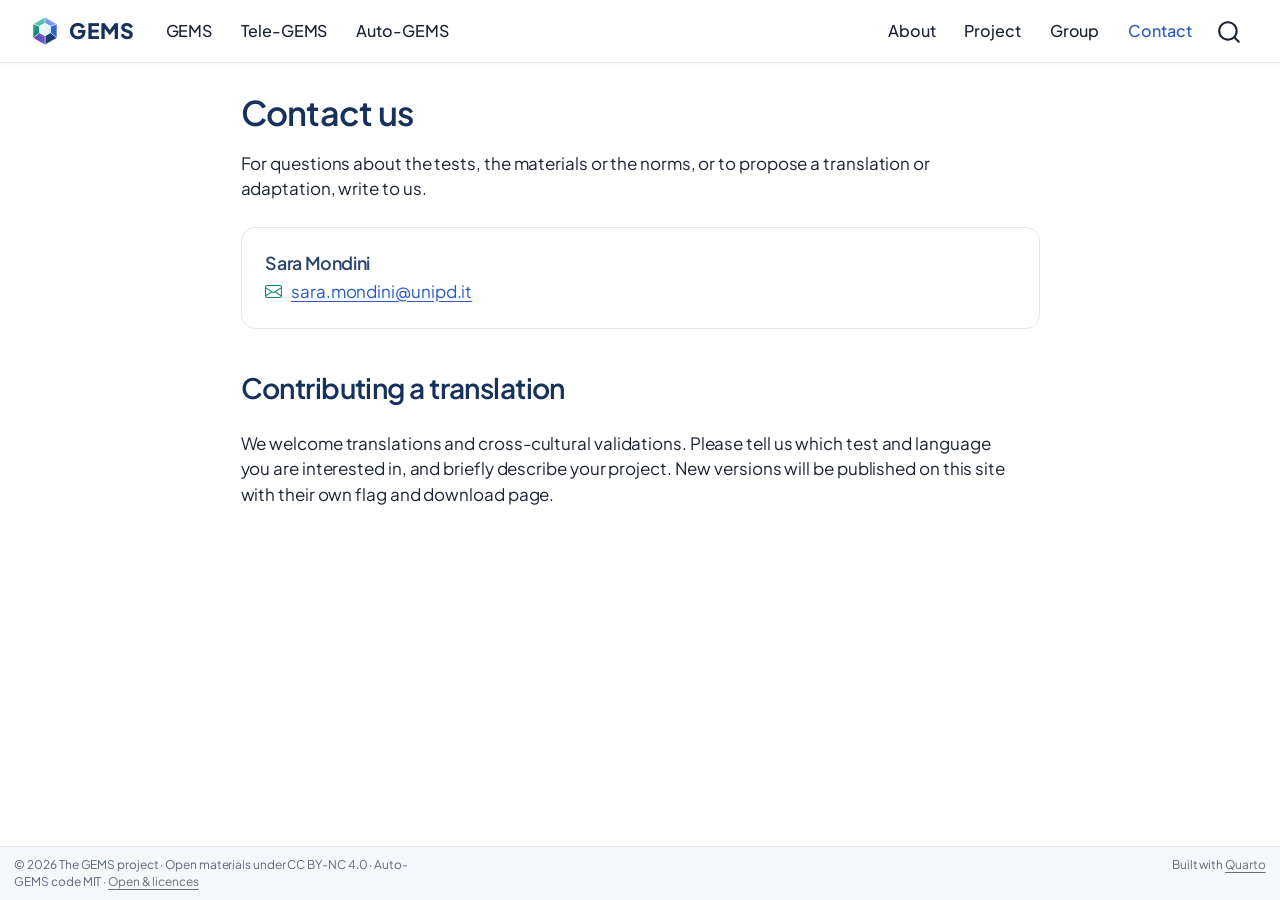
<file: contact.html>
<!DOCTYPE html>
<html xmlns="http://www.w3.org/1999/xhtml" lang="en" xml:lang="en"><head>

<meta charset="utf-8">
<meta name="generator" content="quarto-1.11.9">

<meta name="viewport" content="width=device-width, initial-scale=1.0, user-scalable=yes">


<title>Contact us – GEMS</title>
<style>
/* Default styles provided by pandoc.
** See https://pandoc.org/MANUAL.html#variables-for-html for config info.
*/
span.smallcaps{font-variant: small-caps;}
div.columns{display: flex; gap: 1.5em;}
div.column{flex: auto;}
@media screen {
div.columns{gap: min(4vw, 1.5em);}
div.column{overflow-x: auto;}
}
div.hanging-indent{margin-left: 1.5em; text-indent: -1.5em;}
ul.task-list{list-style: none;}
ul.task-list li input[type="checkbox"] {
  width: 0.8em;
  margin: 0 0.8em 0.2em -1em; /* quarto-specific, see https://github.com/quarto-dev/quarto-cli/issues/4556 */ 
  vertical-align: middle;
}
</style>


<script src="site_libs/quarto-nav/quarto-nav.js"></script>
<script src="site_libs/quarto-nav/headroom.min.js"></script>
<script src="site_libs/clipboard/clipboard.min.js"></script>
<script src="site_libs/quarto-search/autocomplete.umd.js"></script>
<script src="site_libs/quarto-search/fuse.min.js"></script>
<script src="site_libs/quarto-search/quarto-search.js"></script>
<meta name="quarto:offset" content="./">
<link href="./images/gems-logo.svg" rel="icon" type="image/svg+xml">
<script src="site_libs/quarto-html/quarto.js" type="module"></script>
<script src="site_libs/quarto-html/tabsets/tabsets.js" type="module"></script>
<script src="site_libs/quarto-html/scrollable-regions/scrollable-regions.js" type="module"></script>
<script src="site_libs/quarto-html/popper.min.js"></script>
<script src="site_libs/quarto-html/tippy.umd.min.js"></script>
<script src="site_libs/quarto-html/anchor.min.js"></script>
<link href="site_libs/quarto-html/tippy.css" rel="stylesheet">
<link href="site_libs/quarto-html/quarto-syntax-highlighting-63b5708e65d6cd79cd7618c58d0c21e7.css" rel="stylesheet" id="quarto-text-highlighting-styles">
<script src="site_libs/bootstrap/bootstrap.min.js"></script>
<link href="site_libs/bootstrap/bootstrap-icons.css" rel="stylesheet">
<link href="site_libs/bootstrap/bootstrap-f2b9cbc46ce4dcbc9a0c5ba9466188e4.min.css" rel="stylesheet" append-hash="true" id="quarto-bootstrap" data-mode="light">
<script id="quarto-search-options" type="application/json">{
  "location": "navbar",
  "copy-button": false,
  "collapse-after": 3,
  "panel-placement": "end",
  "type": "overlay",
  "limit": 50,
  "keyboard-shortcut": [
    "f",
    "/",
    "s"
  ],
  "show-item-context": false,
  "language": {
    "search-no-results-text": "No results",
    "search-matching-documents-text": "matching documents",
    "search-copy-link-title": "Copy link to search",
    "search-hide-matches-text": "Hide additional matches",
    "search-more-match-text": "more match in this document",
    "search-more-matches-text": "more matches in this document",
    "search-clear-button-title": "Clear",
    "search-text-placeholder": "",
    "search-detached-cancel-button-title": "Cancel",
    "search-submit-button-title": "Submit",
    "search-label": "Search"
  }
}</script>
<style>html{ scroll-behavior: smooth; }</style>
<link rel="preconnect" href="https://fonts.googleapis.com">
<link rel="preconnect" href="https://fonts.gstatic.com" crossorigin="">
<link href="https://fonts.googleapis.com/css2?family=Plus+Jakarta+Sans:wght@400;500;600;700;800&amp;display=swap" rel="stylesheet">


</head>

<body class="nav-fixed fullcontent quarto-light"><a id="quarto-skip-link" class="visually-hidden-focusable" href="#quarto-document-content">Skip to main content</a>

<div id="quarto-search-results"></div>
  <header id="quarto-header" class="headroom fixed-top">
    <nav class="navbar navbar-expand-lg " data-bs-theme="dark" aria-label="Site">
      <div class="navbar-container container-fluid">
      <div class="navbar-brand-container mx-auto">
    <a href="./index.html" class="navbar-brand navbar-brand-logo">
    <img src="./images/gems-logo.svg" alt="" class="navbar-logo light-content">
    <img src="./images/gems-logo.svg" alt="" class="navbar-logo dark-content">
    </a>
    <a class="navbar-brand" href="./index.html">
    <span class="navbar-title">GEMS</span>
    </a>
  </div>
          <button class="navbar-toggler" type="button" data-bs-toggle="collapse" data-bs-target="#navbarCollapse" aria-controls="navbarCollapse" aria-expanded="false" aria-label="Toggle navigation" onclick="if (window.quartoToggleHeadroom) { window.quartoToggleHeadroom(); }">
  <span class="navbar-toggler-icon"></span>
</button>
          <div class="collapse navbar-collapse" id="navbarCollapse">
            <ul class="navbar-nav navbar-nav-scroll me-auto">
  <li class="nav-item">
    <a class="nav-link" href="./tests/gems/index.html"> 
<span class="menu-text">GEMS</span></a>
  </li>  
  <li class="nav-item">
    <a class="nav-link" href="./tests/tele-gems/index.html"> 
<span class="menu-text">Tele-GEMS</span></a>
  </li>  
  <li class="nav-item">
    <a class="nav-link" href="./tests/auto-gems/index.html"> 
<span class="menu-text">Auto-GEMS</span></a>
  </li>  
</ul>
            <ul class="navbar-nav navbar-nav-scroll ms-auto">
  <li class="nav-item">
    <a class="nav-link" href="./about.html"> 
<span class="menu-text">About</span></a>
  </li>  
  <li class="nav-item">
    <a class="nav-link" href="./project.html"> 
<span class="menu-text">Project</span></a>
  </li>  
  <li class="nav-item">
    <a class="nav-link" href="./group.html"> 
<span class="menu-text">Group</span></a>
  </li>  
  <li class="nav-item">
    <a class="nav-link active" href="./contact.html" aria-current="page"> 
<span class="menu-text">Contact</span></a>
  </li>  
</ul>
          </div> <!-- /navcollapse -->
            <div class="quarto-navbar-tools">
</div>
            <div id="quarto-search" class="" title="Search"></div>
      </div> <!-- /container-fluid -->
    </nav>
</header>
<!-- content -->
<div id="quarto-content" class="quarto-container page-columns page-rows-contents page-layout-article page-navbar">
<!-- sidebar -->
<!-- margin-sidebar -->
    
<!-- main -->
<main class="content" id="quarto-document-content" tabindex="-1">

<header id="title-block-header" class="quarto-title-block default">
<div class="quarto-title">
<h1 class="title">Contact us</h1>
</div>



<div class="quarto-title-meta">

    
  
    
  </div>
  


</header>


<div class="prose">
<p>For questions about the tests, the materials or the norms, or to propose a translation or adaptation, write to us.</p>
</div>
<div class="contact-cards">
<section id="sara-mondini" class="level3 contact-card">
<h3 class="anchored" data-anchor-id="sara-mondini">Sara Mondini</h3>
<p><span><i class="bi bi-envelope"></i> <a href="mailto:sara.mondini@unipd.it">sara.mondini@unipd.it</a></span></p>
</section>
</div>
<section id="contributing-a-translation" class="level2 prose">
<h2 class="anchored" data-anchor-id="contributing-a-translation">Contributing a translation</h2>
<p>We welcome translations and cross-cultural validations. Please tell us which test and language you are interested in, and briefly describe your project. New versions will be published on this site with their own flag and download page.</p>
</section>



</main> <!-- /main -->
<script id="quarto-html-after-body" type="application/javascript">
  window.document.addEventListener("DOMContentLoaded", function (event) {
    const icon = "";
    const anchorJS = new window.AnchorJS();
    anchorJS.options = {
      placement: 'right',
      icon: icon
    };
    anchorJS.add('.anchored');
    const isCodeAnnotation = (el) => {
      for (const clz of el.classList) {
        if (clz.startsWith('code-annotation-')) {                     
          return true;
        }
      }
      return false;
    }
    const onCopySuccess = function(e) {
      // button target
      const button = e.trigger;
      // don't keep focus
      button.blur();
      // flash "checked"
      button.classList.add('code-copy-button-checked');
      var currentTitle = button.getAttribute("title");
      button.setAttribute("title", "Copied!");
      let tooltip;
      if (window.bootstrap) {
        button.setAttribute("data-bs-toggle", "tooltip");
        button.setAttribute("data-bs-placement", "left");
        button.setAttribute("data-bs-title", "Copied!");
        tooltip = new bootstrap.Tooltip(button, 
          { trigger: "manual", 
            customClass: "code-copy-button-tooltip",
            offset: [0, -8]});
        tooltip.show();    
      }
      setTimeout(function() {
        if (tooltip) {
          tooltip.hide();
          button.removeAttribute("data-bs-title");
          button.removeAttribute("data-bs-toggle");
          button.removeAttribute("data-bs-placement");
        }
        button.setAttribute("title", currentTitle);
        button.classList.remove('code-copy-button-checked');
      }, 1000);
      // clear code selection
      e.clearSelection();
    }
    const getTextToCopy = function(trigger) {
      const outerScaffold = trigger.parentElement.cloneNode(true);
      const codeEl = outerScaffold.querySelector('code');
      for (const childEl of codeEl.children) {
        if (isCodeAnnotation(childEl)) {
          childEl.remove();
        }
      }
      return codeEl.innerText;
    }
    const clipboard = new window.ClipboardJS('.code-copy-button:not([data-in-quarto-modal])', {
      text: getTextToCopy
    });
    clipboard.on('success', onCopySuccess);
    if (window.document.getElementById('quarto-embedded-source-code-modal')) {
      const clipboardModal = new window.ClipboardJS('.code-copy-button[data-in-quarto-modal]', {
        text: getTextToCopy,
        container: window.document.getElementById('quarto-embedded-source-code-modal')
      });
      clipboardModal.on('success', onCopySuccess);
    }
      var localhostRegex = new RegExp(/^(?:http|https):\/\/localhost\:?[0-9]*\//);
      var mailtoRegex = new RegExp(/^mailto:/);
        var filterRegex = new RegExp("https:\/\/giorgioarcara\.github\.io\/gems-tests\/");
      const newWindowLabel = "(opens in a new tab)";
      const newWindowNoteId = "quarto-ext-newwindow-label";
      // Links reference one hidden label through aria-describedby, so the
      // announcement never changes their accessible name.
      var describeNewWindow = (link) => {
        if (!window.document.getElementById(newWindowNoteId)) {
          var newWindowNote = window.document.createElement("span");
          newWindowNote.id = newWindowNoteId;
          newWindowNote.hidden = true;
          newWindowNote.textContent = newWindowLabel;
          window.document.body.appendChild(newWindowNote);
        }
        var describedBy = (link.getAttribute("aria-describedby") || "").split(/\s+/).filter(Boolean);
        if (!describedBy.includes(newWindowNoteId)) {
          describedBy.push(newWindowNoteId);
          link.setAttribute("aria-describedby", describedBy.join(" "));
        }
      }
      var isInternal = (href) => {
          return filterRegex.test(href) || localhostRegex.test(href) || mailtoRegex.test(href);
      }
      // Inspect non-navigation links and adorn them if external
      window.quartoDecorateExternalLinks = function (root) {
     var links = (root || window.document).querySelectorAll('a[href]:not(.nav-link):not(.navbar-brand):not(.toc-action):not(.sidebar-link):not(.sidebar-item-toggle):not(.pagination-link):not(.no-external):not([aria-hidden]):not(.dropdown-item):not(.quarto-navigation-tool):not(.about-link)');
      for (var i=0; i<links.length; i++) {
        const link = links[i];
        if (!isInternal(link.href)) {
          // undo the damage that might have been done by quarto-nav.js in the case of
          // links that we want to consider external
          if (link.dataset.originalHref !== undefined) {
            link.href = link.dataset.originalHref;
          }
            // target, if specified
            link.setAttribute("target", "_blank");
            if (link.getAttribute("rel") === null) {
              link.setAttribute("rel", "noopener");
            }
            describeNewWindow(link);
          if (!link.classList.contains('no-external-icon')) {
          }
        }
      }
      };
      window.quartoDecorateExternalLinks(window.document);
    // Esc closes the popup (WCAG 1.4.13) and focus leaving both trigger and
    // popup closes it (WCAG 2.4.11); tippy handles neither for interactive popups.
    const hideOnEscAndFocusOut = {
      name: 'hideOnEscAndFocusOut',
      defaultValue: true,
      fn(instance) {
        const dismiss = () => {
          // A show scheduled by the trigger delay would otherwise reopen it
          instance.clearDelayTimeouts();
          instance.hide();
        };
        const onKeyDown = (event) => {
          if (event.key !== 'Escape') {
            return;
          }
          // Keep Esc from also reaching page handlers (e.g. reveal.js overview),
          // except an open reveal.js slide menu, which Esc should close too.
          // The menu handles keys only when its keyboard option is on.
          const menuHandlesEsc = window.Reveal?.getPlugin?.('menu')?.isOpen() &&
            window.Reveal.getConfig().menu?.keyboard !== false;
          if (!menuHandlesEsc) {
            event.stopPropagation();
          }
          if (instance.popper.contains(window.document.activeElement)) {
            // Disabled while refocusing so the focus trigger does not reopen it
            instance.disable();
            instance.reference.focus();
            instance.enable();
          }
          dismiss();
        };
        const onFocusOut = (event) => {
          const target = event.relatedTarget;
          if (target && !instance.reference.contains(target) &&
              !instance.popper.contains(target)) {
            dismiss();
          }
        };
        // On the trigger too: a click trigger (code-annotations: select) has no
        // blur handling. Attached for the instance's lifetime so leaving the
        // trigger also cancels a show still pending on the trigger delay.
        instance.reference.addEventListener('focusout', onFocusOut);
        return {
          onShow() {
            window.document.addEventListener('keydown', onKeyDown, true);
            instance.popper.addEventListener('focusout', onFocusOut);
          },
          onHide() {
            window.document.removeEventListener('keydown', onKeyDown, true);
            instance.popper.removeEventListener('focusout', onFocusOut);
          },
          onDestroy() {
            instance.reference.removeEventListener('focusout', onFocusOut);
          },
        };
      },
    };
    function tippyHover(el, contentFn, onTriggerFn, onUntriggerFn) {
      const config = {
        allowHTML: true,
        maxWidth: 500,
        delay: 100,
        arrow: false,
        appendTo: function(el) {
            return el.parentElement;
        },
        interactive: true,
        interactiveBorder: 10,
        theme: 'quarto',
        placement: 'bottom-start',
        plugins: [hideOnEscAndFocusOut],
      };
      if (contentFn) {
        config.content = contentFn;
      }
      if (onTriggerFn) {
        config.onTrigger = onTriggerFn;
      }
      if (onUntriggerFn) {
        config.onUntrigger = onUntriggerFn;
      }
      window.tippy(el, config); 
    }
    const noterefs = window.document.querySelectorAll('a[role="doc-noteref"]');
    for (var i=0; i<noterefs.length; i++) {
      const ref = noterefs[i];
      tippyHover(ref, function() {
        // use id or data attribute instead here
        let href = ref.getAttribute('data-footnote-href') || ref.getAttribute('href');
        try { href = new URL(href).hash; } catch {}
        const id = href.replace(/^#\/?/, "");
        const note = window.document.getElementById(id);
        if (note) {
          return note.innerHTML;
        } else {
          return "";
        }
      });
    }
    const xrefs = window.document.querySelectorAll('a.quarto-xref');
    const processXRef = (id, note) => {
      // Strip column container classes
      const stripColumnClz = (el) => {
        el.classList.remove("page-full", "page-columns");
        if (el.children) {
          for (const child of el.children) {
            stripColumnClz(child);
          }
        }
      }
      stripColumnClz(note)
      if (id === null || id.startsWith('sec-')) {
        // Special case sections, only their first couple elements
        const container = document.createElement("div");
        if (note.children && note.children.length > 2) {
          container.appendChild(note.children[0].cloneNode(true));
          for (let i = 1; i < note.children.length; i++) {
            const child = note.children[i];
            if (child.tagName === "P" && child.innerText === "") {
              continue;
            } else {
              container.appendChild(child.cloneNode(true));
              break;
            }
          }
          if (window.Quarto?.typesetMath) {
            window.Quarto.typesetMath(container);
          }
          return container.innerHTML
        } else {
          if (window.Quarto?.typesetMath) {
            window.Quarto.typesetMath(note);
          }
          return note.innerHTML;
        }
      } else {
        // Remove any anchor links if they are present
        const anchorLink = note.querySelector('a.anchorjs-link');
        if (anchorLink) {
          anchorLink.remove();
        }
        if (window.Quarto?.typesetMath) {
          window.Quarto.typesetMath(note);
        }
        if (note.classList.contains("callout")) {
          return note.outerHTML;
        } else {
          return note.innerHTML;
        }
      }
    }
    for (var i=0; i<xrefs.length; i++) {
      const xref = xrefs[i];
      tippyHover(xref, undefined, function(instance) {
        instance.disable();
        let url = xref.getAttribute('href');
        let hash = undefined; 
        if (url.startsWith('#')) {
          hash = url;
        } else {
          try { hash = new URL(url).hash; } catch {}
        }
        if (hash) {
          const id = hash.replace(/^#\/?/, "");
          const note = window.document.getElementById(id);
          if (note !== null) {
            try {
              const html = processXRef(id, note.cloneNode(true));
              instance.setContent(html);
            } finally {
              instance.enable();
              instance.show();
            }
          } else {
            // See if we can fetch this
            fetch(url.split('#')[0])
            .then(res => res.text())
            .then(html => {
              const parser = new DOMParser();
              const htmlDoc = parser.parseFromString(html, "text/html");
              const note = htmlDoc.getElementById(id);
              if (note !== null) {
                const html = processXRef(id, note);
                instance.setContent(html);
              } 
            }).finally(() => {
              instance.enable();
              instance.show();
            });
          }
        } else {
          // See if we can fetch a full url (with no hash to target)
          // This is a special case and we should probably do some content thinning / targeting
          fetch(url)
          .then(res => res.text())
          .then(html => {
            const parser = new DOMParser();
            const htmlDoc = parser.parseFromString(html, "text/html");
            const note = htmlDoc.querySelector('main.content');
            if (note !== null) {
              // This should only happen for chapter cross references
              // (since there is no id in the URL)
              // remove the first header
              if (note.children.length > 0 && note.children[0].tagName === "HEADER") {
                note.children[0].remove();
              }
              const html = processXRef(null, note);
              instance.setContent(html);
            } 
          }).finally(() => {
            instance.enable();
            instance.show();
          });
        }
      }, function(instance) {
      });
    }
        let selectedAnnoteEl;
        const selectorForAnnotation = ( cell, annotation) => {
          let cellAttr = 'data-code-cell="' + cell + '"';
          let lineAttr = 'data-code-annotation="' +  annotation + '"';
          const selector = 'span[' + cellAttr + '][' + lineAttr + ']';
          return selector;
        }
        const selectCodeLines = (annoteEl) => {
          const doc = window.document;
          const targetCell = annoteEl.getAttribute("data-target-cell");
          const targetAnnotation = annoteEl.getAttribute("data-target-annotation");
          const annoteSpan = window.document.querySelector(selectorForAnnotation(targetCell, targetAnnotation));
          const lines = annoteSpan.getAttribute("data-code-lines").split(",");
          const lineIds = lines.map((line) => {
            return targetCell + "-" + line;
          })
          // Each band is positioned against its own containing block, which is
          // not the offsetParent of the lines, so place it from client rects.
          const placeBand = (band, firstEl, lastEl, codeBlock) => {
            const container = band.offsetParent;
            if (container === null) {
              return;
            }
            const containerRect = container.getBoundingClientRect();
            // Reveal.js scales slides with a transform, so convert client
            // pixels back to the CSS pixels of the container.
            const scale = containerRect.height / container.offsetHeight || 1;
            const firstRect = firstEl.getBoundingClientRect();
            const lastRect = lastEl.getBoundingClientRect();
            const top = (firstRect.top - containerRect.top) / scale - container.clientTop + container.scrollTop;
            const height = (lastRect.bottom - firstRect.top) / scale;
            band.style.top = top - 2 + "px";
            band.style.height = height + 4 + "px";
            if (codeBlock) {
              // Without the copy button wrapper, the containing block is wider
              // than the code block, so span the code block explicitly.
              const blockRect = codeBlock.getBoundingClientRect();
              band.style.left = (blockRect.left - containerRect.left) / scale - container.clientLeft + container.scrollLeft + "px";
              band.style.width = blockRect.width / scale + "px";
            }
          };
          if (lineIds.length > 0) {
            const el = window.document.getElementById(lineIds[0]);
            const lastEl = window.document.getElementById(lineIds[lineIds.length - 1]);
            const parent = el.parentElement.parentElement;
            // cook up a div (if necessary) and position it
            let div = window.document.getElementById("code-annotation-line-highlight");
            if (div === null) {
              div = window.document.createElement("div");
              div.setAttribute("id", "code-annotation-line-highlight");
              div.style.position = 'absolute';
              parent.appendChild(div);
            }
            placeBand(div, el, lastEl, parent.closest("div.sourceCode") || parent);
            let gutterDiv = window.document.getElementById("code-annotation-line-highlight-gutter");
            if (gutterDiv === null) {
              gutterDiv = window.document.createElement("div");
              gutterDiv.setAttribute("id", "code-annotation-line-highlight-gutter");
              gutterDiv.style.position = 'absolute';
              const codeCell = window.document.getElementById(targetCell);
              const gutter = codeCell.querySelector('.code-annotation-gutter');
              gutter.appendChild(gutterDiv);
            }
            placeBand(gutterDiv, el, lastEl);
            selectedAnnoteEl = annoteEl;
          }
        };
        const unselectCodeLines = () => {
          const elementsIds = ["code-annotation-line-highlight", "code-annotation-line-highlight-gutter"];
          elementsIds.forEach((elId) => {
            const div = window.document.getElementById(elId);
            if (div) {
              div.remove();
            }
          });
          selectedAnnoteEl = undefined;
        };
          // Handle positioning of the toggle
      window.addEventListener(
        "resize",
        throttle(() => {
          elRect = undefined;
          if (selectedAnnoteEl) {
            selectCodeLines(selectedAnnoteEl);
          }
        }, 10)
      );
      function throttle(fn, ms) {
      let throttle = false;
      let timer;
        return (...args) => {
          if(!throttle) { // first call gets through
              fn.apply(this, args);
              throttle = true;
          } else { // all the others get throttled
              if(timer) clearTimeout(timer); // cancel #2
              timer = setTimeout(() => {
                fn.apply(this, args);
                timer = throttle = false;
              }, ms);
          }
        };
      }
        // Attach click handler to the DT
        const annoteDls = window.document.querySelectorAll('dt[data-target-cell]');
        for (const annoteDlNode of annoteDls) {
          annoteDlNode.addEventListener('click', (event) => {
            const clickedEl = event.target;
            if (clickedEl !== selectedAnnoteEl) {
              unselectCodeLines();
              const activeEl = window.document.querySelector('dt[data-target-cell].code-annotation-active');
              if (activeEl) {
                activeEl.classList.remove('code-annotation-active');
              }
              selectCodeLines(clickedEl);
              clickedEl.classList.add('code-annotation-active');
            } else {
              // Unselect the line
              unselectCodeLines();
              clickedEl.classList.remove('code-annotation-active');
            }
          });
        }
    const findCites = (el) => {
      const parentEl = el.parentElement;
      if (parentEl) {
        const cites = parentEl.dataset.cites;
        if (cites) {
          return {
            el,
            cites: cites.split(' ')
          };
        } else {
          return findCites(el.parentElement)
        }
      } else {
        return undefined;
      }
    };
    var bibliorefs = window.document.querySelectorAll('a[role="doc-biblioref"]');
    for (var i=0; i<bibliorefs.length; i++) {
      const ref = bibliorefs[i];
      const citeInfo = findCites(ref);
      if (citeInfo) {
        tippyHover(citeInfo.el, function() {
          var popup = window.document.createElement('div');
          citeInfo.cites.forEach(function(cite) {
            var citeDiv = window.document.createElement('div');
            citeDiv.classList.add('hanging-indent');
            citeDiv.classList.add('csl-entry');
            var biblioDiv = window.document.getElementById('ref-' + cite);
            if (biblioDiv) {
              citeDiv.innerHTML = biblioDiv.innerHTML;
            }
            popup.appendChild(citeDiv);
          });
          return popup.innerHTML;
        });
      }
    }
  });
  </script>
  <script type="application/javascript">
  window.quartoScrollableRegionsLabels = {"code":"Scrollable code","output":"Scrollable output"};
  </script>
</div> <!-- /content -->
<footer class="footer">
  <div class="nav-footer">
    <div class="nav-footer-left">
<p>© 2026 The GEMS project · Open materials under CC BY-NC 4.0 · Auto-GEMS code MIT · <a href="./open.html">Open &amp; licences</a></p>
</div>   
    <div class="nav-footer-center">
      &nbsp;
    </div>
    <div class="nav-footer-right">
<p>Built with <a href="https://quarto.org">Quarto</a></p>
</div>
  </div>
</footer>




<script src="site_libs/quarto-html/zenscroll-min.js"></script>
</body></html>
</file>
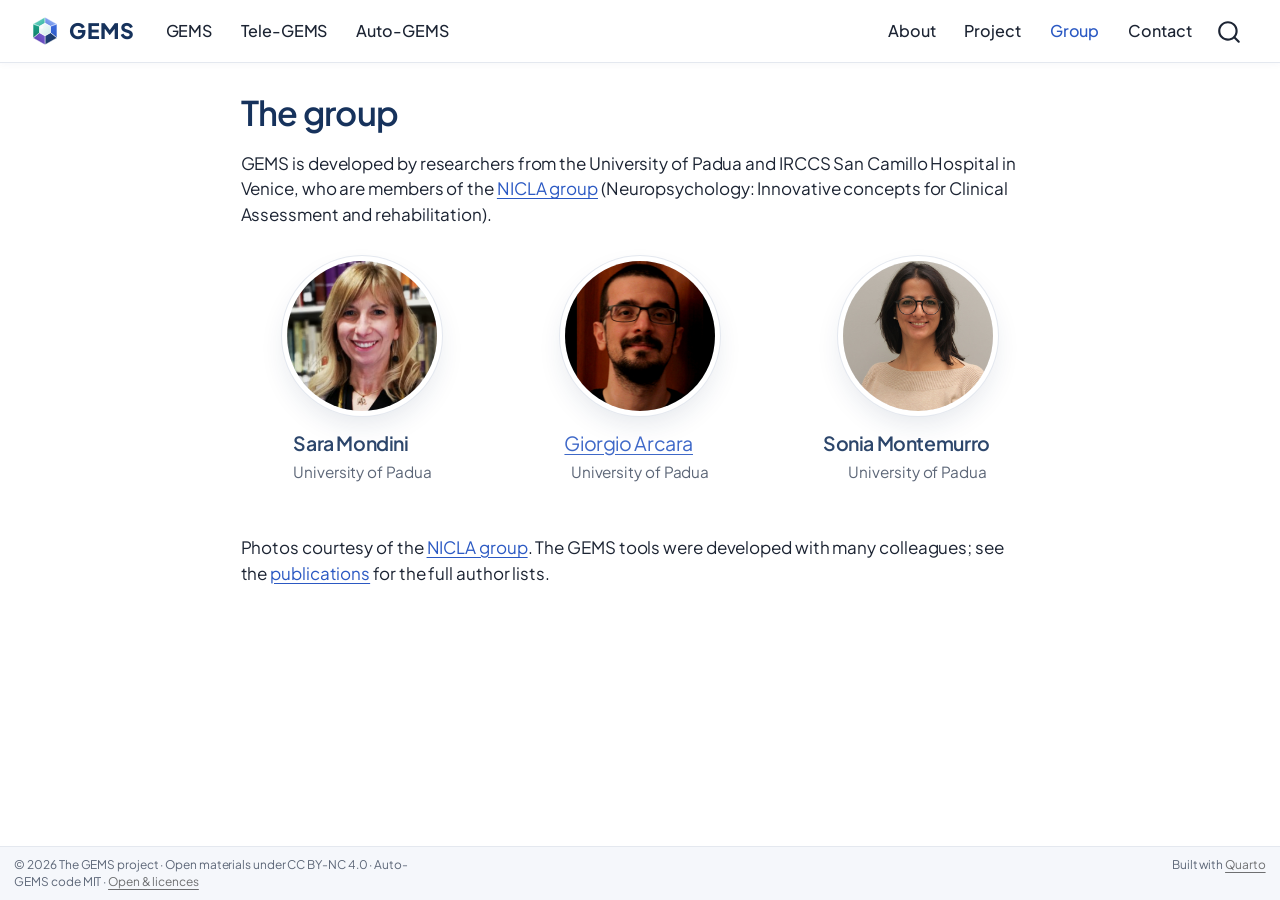
<file: group.html>
<!DOCTYPE html>
<html xmlns="http://www.w3.org/1999/xhtml" lang="en" xml:lang="en"><head>

<meta charset="utf-8">
<meta name="generator" content="quarto-1.11.9">

<meta name="viewport" content="width=device-width, initial-scale=1.0, user-scalable=yes">


<title>The group – GEMS</title>
<style>
/* Default styles provided by pandoc.
** See https://pandoc.org/MANUAL.html#variables-for-html for config info.
*/
span.smallcaps{font-variant: small-caps;}
div.columns{display: flex; gap: 1.5em;}
div.column{flex: auto;}
@media screen {
div.columns{gap: min(4vw, 1.5em);}
div.column{overflow-x: auto;}
}
div.hanging-indent{margin-left: 1.5em; text-indent: -1.5em;}
ul.task-list{list-style: none;}
ul.task-list li input[type="checkbox"] {
  width: 0.8em;
  margin: 0 0.8em 0.2em -1em; /* quarto-specific, see https://github.com/quarto-dev/quarto-cli/issues/4556 */ 
  vertical-align: middle;
}
</style>


<script src="site_libs/quarto-nav/quarto-nav.js"></script>
<script src="site_libs/quarto-nav/headroom.min.js"></script>
<script src="site_libs/clipboard/clipboard.min.js"></script>
<script src="site_libs/quarto-search/autocomplete.umd.js"></script>
<script src="site_libs/quarto-search/fuse.min.js"></script>
<script src="site_libs/quarto-search/quarto-search.js"></script>
<meta name="quarto:offset" content="./">
<link href="./images/gems-logo.svg" rel="icon" type="image/svg+xml">
<script src="site_libs/quarto-html/quarto.js" type="module"></script>
<script src="site_libs/quarto-html/tabsets/tabsets.js" type="module"></script>
<script src="site_libs/quarto-html/scrollable-regions/scrollable-regions.js" type="module"></script>
<script src="site_libs/quarto-html/popper.min.js"></script>
<script src="site_libs/quarto-html/tippy.umd.min.js"></script>
<script src="site_libs/quarto-html/anchor.min.js"></script>
<link href="site_libs/quarto-html/tippy.css" rel="stylesheet">
<link href="site_libs/quarto-html/quarto-syntax-highlighting-63b5708e65d6cd79cd7618c58d0c21e7.css" rel="stylesheet" id="quarto-text-highlighting-styles">
<script src="site_libs/bootstrap/bootstrap.min.js"></script>
<link href="site_libs/bootstrap/bootstrap-icons.css" rel="stylesheet">
<link href="site_libs/bootstrap/bootstrap-f2b9cbc46ce4dcbc9a0c5ba9466188e4.min.css" rel="stylesheet" append-hash="true" id="quarto-bootstrap" data-mode="light">
<script id="quarto-search-options" type="application/json">{
  "location": "navbar",
  "copy-button": false,
  "collapse-after": 3,
  "panel-placement": "end",
  "type": "overlay",
  "limit": 50,
  "keyboard-shortcut": [
    "f",
    "/",
    "s"
  ],
  "show-item-context": false,
  "language": {
    "search-no-results-text": "No results",
    "search-matching-documents-text": "matching documents",
    "search-copy-link-title": "Copy link to search",
    "search-hide-matches-text": "Hide additional matches",
    "search-more-match-text": "more match in this document",
    "search-more-matches-text": "more matches in this document",
    "search-clear-button-title": "Clear",
    "search-text-placeholder": "",
    "search-detached-cancel-button-title": "Cancel",
    "search-submit-button-title": "Submit",
    "search-label": "Search"
  }
}</script>
<style>html{ scroll-behavior: smooth; }</style>
<link rel="preconnect" href="https://fonts.googleapis.com">
<link rel="preconnect" href="https://fonts.gstatic.com" crossorigin="">
<link href="https://fonts.googleapis.com/css2?family=Plus+Jakarta+Sans:wght@400;500;600;700;800&amp;display=swap" rel="stylesheet">


</head>

<body class="nav-fixed fullcontent quarto-light"><a id="quarto-skip-link" class="visually-hidden-focusable" href="#quarto-document-content">Skip to main content</a>

<div id="quarto-search-results"></div>
  <header id="quarto-header" class="headroom fixed-top">
    <nav class="navbar navbar-expand-lg " data-bs-theme="dark" aria-label="Site">
      <div class="navbar-container container-fluid">
      <div class="navbar-brand-container mx-auto">
    <a href="./index.html" class="navbar-brand navbar-brand-logo">
    <img src="./images/gems-logo.svg" alt="" class="navbar-logo light-content">
    <img src="./images/gems-logo.svg" alt="" class="navbar-logo dark-content">
    </a>
    <a class="navbar-brand" href="./index.html">
    <span class="navbar-title">GEMS</span>
    </a>
  </div>
          <button class="navbar-toggler" type="button" data-bs-toggle="collapse" data-bs-target="#navbarCollapse" aria-controls="navbarCollapse" aria-expanded="false" aria-label="Toggle navigation" onclick="if (window.quartoToggleHeadroom) { window.quartoToggleHeadroom(); }">
  <span class="navbar-toggler-icon"></span>
</button>
          <div class="collapse navbar-collapse" id="navbarCollapse">
            <ul class="navbar-nav navbar-nav-scroll me-auto">
  <li class="nav-item">
    <a class="nav-link" href="./tests/gems/index.html"> 
<span class="menu-text">GEMS</span></a>
  </li>  
  <li class="nav-item">
    <a class="nav-link" href="./tests/tele-gems/index.html"> 
<span class="menu-text">Tele-GEMS</span></a>
  </li>  
  <li class="nav-item">
    <a class="nav-link" href="./tests/auto-gems/index.html"> 
<span class="menu-text">Auto-GEMS</span></a>
  </li>  
</ul>
            <ul class="navbar-nav navbar-nav-scroll ms-auto">
  <li class="nav-item">
    <a class="nav-link" href="./about.html"> 
<span class="menu-text">About</span></a>
  </li>  
  <li class="nav-item">
    <a class="nav-link" href="./project.html"> 
<span class="menu-text">Project</span></a>
  </li>  
  <li class="nav-item">
    <a class="nav-link active" href="./group.html" aria-current="page"> 
<span class="menu-text">Group</span></a>
  </li>  
  <li class="nav-item">
    <a class="nav-link" href="./contact.html"> 
<span class="menu-text">Contact</span></a>
  </li>  
</ul>
          </div> <!-- /navcollapse -->
            <div class="quarto-navbar-tools">
</div>
            <div id="quarto-search" class="" title="Search"></div>
      </div> <!-- /container-fluid -->
    </nav>
</header>
<!-- content -->
<div id="quarto-content" class="quarto-container page-columns page-rows-contents page-layout-article page-navbar">
<!-- sidebar -->
<!-- margin-sidebar -->
    
<!-- main -->
<main class="content" id="quarto-document-content" tabindex="-1">

<header id="title-block-header" class="quarto-title-block default">
<div class="quarto-title">
<h1 class="title">The group</h1>
</div>



<div class="quarto-title-meta">

    
  
    
  </div>
  


</header>


<div class="prose">
<p>GEMS is developed by researchers from the University of Padua and IRCCS San Camillo Hospital in Venice, who are members of the <a href="https://nicla-group.github.io/">NICLA group</a> (Neuropsychology: Innovative concepts for Clinical Assessment and rehabilitation).</p>
</div>
<div class="people">
<div class="person">
<p><img src="images/team/sara-mondini.png" class="img-fluid" alt="Sara Mondini"></p>
<section id="sara-mondini" class="level3">
<h3 class="anchored" data-anchor-id="sara-mondini">Sara Mondini</h3>
<p><span class="role">University of Padua</span></p>
</section>
</div>
<div class="person">
<p><img src="images/team/giorgio-arcara.jpg" class="img-fluid" alt="Giorgio Arcara"></p>
<section id="giorgio-arcara" class="level3">
<h3 class="anchored" data-anchor-id="giorgio-arcara"><a href="https://giorgioarcara.github.io">Giorgio Arcara</a></h3>
<p><span class="role">University of Padua</span></p>
</section>
</div>
<div class="person">
<p><img src="images/team/sonia-montemurro.jpg" class="img-fluid" alt="Sonia Montemurro"></p>
<section id="sonia-montemurro" class="level3">
<h3 class="anchored" data-anchor-id="sonia-montemurro">Sonia Montemurro</h3>
<p><span class="role">University of Padua</span></p>
</section>
</div>
</div>
<div class="prose">
<p>Photos courtesy of the <a href="https://nicla-group.github.io/people.html">NICLA group</a>. The GEMS tools were developed with many colleagues; see the <a href="./project.html#publications">publications</a> for the full author lists.</p>
</div>



</main> <!-- /main -->
<script id="quarto-html-after-body" type="application/javascript">
  window.document.addEventListener("DOMContentLoaded", function (event) {
    const icon = "";
    const anchorJS = new window.AnchorJS();
    anchorJS.options = {
      placement: 'right',
      icon: icon
    };
    anchorJS.add('.anchored');
    const isCodeAnnotation = (el) => {
      for (const clz of el.classList) {
        if (clz.startsWith('code-annotation-')) {                     
          return true;
        }
      }
      return false;
    }
    const onCopySuccess = function(e) {
      // button target
      const button = e.trigger;
      // don't keep focus
      button.blur();
      // flash "checked"
      button.classList.add('code-copy-button-checked');
      var currentTitle = button.getAttribute("title");
      button.setAttribute("title", "Copied!");
      let tooltip;
      if (window.bootstrap) {
        button.setAttribute("data-bs-toggle", "tooltip");
        button.setAttribute("data-bs-placement", "left");
        button.setAttribute("data-bs-title", "Copied!");
        tooltip = new bootstrap.Tooltip(button, 
          { trigger: "manual", 
            customClass: "code-copy-button-tooltip",
            offset: [0, -8]});
        tooltip.show();    
      }
      setTimeout(function() {
        if (tooltip) {
          tooltip.hide();
          button.removeAttribute("data-bs-title");
          button.removeAttribute("data-bs-toggle");
          button.removeAttribute("data-bs-placement");
        }
        button.setAttribute("title", currentTitle);
        button.classList.remove('code-copy-button-checked');
      }, 1000);
      // clear code selection
      e.clearSelection();
    }
    const getTextToCopy = function(trigger) {
      const outerScaffold = trigger.parentElement.cloneNode(true);
      const codeEl = outerScaffold.querySelector('code');
      for (const childEl of codeEl.children) {
        if (isCodeAnnotation(childEl)) {
          childEl.remove();
        }
      }
      return codeEl.innerText;
    }
    const clipboard = new window.ClipboardJS('.code-copy-button:not([data-in-quarto-modal])', {
      text: getTextToCopy
    });
    clipboard.on('success', onCopySuccess);
    if (window.document.getElementById('quarto-embedded-source-code-modal')) {
      const clipboardModal = new window.ClipboardJS('.code-copy-button[data-in-quarto-modal]', {
        text: getTextToCopy,
        container: window.document.getElementById('quarto-embedded-source-code-modal')
      });
      clipboardModal.on('success', onCopySuccess);
    }
      var localhostRegex = new RegExp(/^(?:http|https):\/\/localhost\:?[0-9]*\//);
      var mailtoRegex = new RegExp(/^mailto:/);
        var filterRegex = new RegExp("https:\/\/giorgioarcara\.github\.io\/gems-tests\/");
      const newWindowLabel = "(opens in a new tab)";
      const newWindowNoteId = "quarto-ext-newwindow-label";
      // Links reference one hidden label through aria-describedby, so the
      // announcement never changes their accessible name.
      var describeNewWindow = (link) => {
        if (!window.document.getElementById(newWindowNoteId)) {
          var newWindowNote = window.document.createElement("span");
          newWindowNote.id = newWindowNoteId;
          newWindowNote.hidden = true;
          newWindowNote.textContent = newWindowLabel;
          window.document.body.appendChild(newWindowNote);
        }
        var describedBy = (link.getAttribute("aria-describedby") || "").split(/\s+/).filter(Boolean);
        if (!describedBy.includes(newWindowNoteId)) {
          describedBy.push(newWindowNoteId);
          link.setAttribute("aria-describedby", describedBy.join(" "));
        }
      }
      var isInternal = (href) => {
          return filterRegex.test(href) || localhostRegex.test(href) || mailtoRegex.test(href);
      }
      // Inspect non-navigation links and adorn them if external
      window.quartoDecorateExternalLinks = function (root) {
     var links = (root || window.document).querySelectorAll('a[href]:not(.nav-link):not(.navbar-brand):not(.toc-action):not(.sidebar-link):not(.sidebar-item-toggle):not(.pagination-link):not(.no-external):not([aria-hidden]):not(.dropdown-item):not(.quarto-navigation-tool):not(.about-link)');
      for (var i=0; i<links.length; i++) {
        const link = links[i];
        if (!isInternal(link.href)) {
          // undo the damage that might have been done by quarto-nav.js in the case of
          // links that we want to consider external
          if (link.dataset.originalHref !== undefined) {
            link.href = link.dataset.originalHref;
          }
            // target, if specified
            link.setAttribute("target", "_blank");
            if (link.getAttribute("rel") === null) {
              link.setAttribute("rel", "noopener");
            }
            describeNewWindow(link);
          if (!link.classList.contains('no-external-icon')) {
          }
        }
      }
      };
      window.quartoDecorateExternalLinks(window.document);
    // Esc closes the popup (WCAG 1.4.13) and focus leaving both trigger and
    // popup closes it (WCAG 2.4.11); tippy handles neither for interactive popups.
    const hideOnEscAndFocusOut = {
      name: 'hideOnEscAndFocusOut',
      defaultValue: true,
      fn(instance) {
        const dismiss = () => {
          // A show scheduled by the trigger delay would otherwise reopen it
          instance.clearDelayTimeouts();
          instance.hide();
        };
        const onKeyDown = (event) => {
          if (event.key !== 'Escape') {
            return;
          }
          // Keep Esc from also reaching page handlers (e.g. reveal.js overview),
          // except an open reveal.js slide menu, which Esc should close too.
          // The menu handles keys only when its keyboard option is on.
          const menuHandlesEsc = window.Reveal?.getPlugin?.('menu')?.isOpen() &&
            window.Reveal.getConfig().menu?.keyboard !== false;
          if (!menuHandlesEsc) {
            event.stopPropagation();
          }
          if (instance.popper.contains(window.document.activeElement)) {
            // Disabled while refocusing so the focus trigger does not reopen it
            instance.disable();
            instance.reference.focus();
            instance.enable();
          }
          dismiss();
        };
        const onFocusOut = (event) => {
          const target = event.relatedTarget;
          if (target && !instance.reference.contains(target) &&
              !instance.popper.contains(target)) {
            dismiss();
          }
        };
        // On the trigger too: a click trigger (code-annotations: select) has no
        // blur handling. Attached for the instance's lifetime so leaving the
        // trigger also cancels a show still pending on the trigger delay.
        instance.reference.addEventListener('focusout', onFocusOut);
        return {
          onShow() {
            window.document.addEventListener('keydown', onKeyDown, true);
            instance.popper.addEventListener('focusout', onFocusOut);
          },
          onHide() {
            window.document.removeEventListener('keydown', onKeyDown, true);
            instance.popper.removeEventListener('focusout', onFocusOut);
          },
          onDestroy() {
            instance.reference.removeEventListener('focusout', onFocusOut);
          },
        };
      },
    };
    function tippyHover(el, contentFn, onTriggerFn, onUntriggerFn) {
      const config = {
        allowHTML: true,
        maxWidth: 500,
        delay: 100,
        arrow: false,
        appendTo: function(el) {
            return el.parentElement;
        },
        interactive: true,
        interactiveBorder: 10,
        theme: 'quarto',
        placement: 'bottom-start',
        plugins: [hideOnEscAndFocusOut],
      };
      if (contentFn) {
        config.content = contentFn;
      }
      if (onTriggerFn) {
        config.onTrigger = onTriggerFn;
      }
      if (onUntriggerFn) {
        config.onUntrigger = onUntriggerFn;
      }
      window.tippy(el, config); 
    }
    const noterefs = window.document.querySelectorAll('a[role="doc-noteref"]');
    for (var i=0; i<noterefs.length; i++) {
      const ref = noterefs[i];
      tippyHover(ref, function() {
        // use id or data attribute instead here
        let href = ref.getAttribute('data-footnote-href') || ref.getAttribute('href');
        try { href = new URL(href).hash; } catch {}
        const id = href.replace(/^#\/?/, "");
        const note = window.document.getElementById(id);
        if (note) {
          return note.innerHTML;
        } else {
          return "";
        }
      });
    }
    const xrefs = window.document.querySelectorAll('a.quarto-xref');
    const processXRef = (id, note) => {
      // Strip column container classes
      const stripColumnClz = (el) => {
        el.classList.remove("page-full", "page-columns");
        if (el.children) {
          for (const child of el.children) {
            stripColumnClz(child);
          }
        }
      }
      stripColumnClz(note)
      if (id === null || id.startsWith('sec-')) {
        // Special case sections, only their first couple elements
        const container = document.createElement("div");
        if (note.children && note.children.length > 2) {
          container.appendChild(note.children[0].cloneNode(true));
          for (let i = 1; i < note.children.length; i++) {
            const child = note.children[i];
            if (child.tagName === "P" && child.innerText === "") {
              continue;
            } else {
              container.appendChild(child.cloneNode(true));
              break;
            }
          }
          if (window.Quarto?.typesetMath) {
            window.Quarto.typesetMath(container);
          }
          return container.innerHTML
        } else {
          if (window.Quarto?.typesetMath) {
            window.Quarto.typesetMath(note);
          }
          return note.innerHTML;
        }
      } else {
        // Remove any anchor links if they are present
        const anchorLink = note.querySelector('a.anchorjs-link');
        if (anchorLink) {
          anchorLink.remove();
        }
        if (window.Quarto?.typesetMath) {
          window.Quarto.typesetMath(note);
        }
        if (note.classList.contains("callout")) {
          return note.outerHTML;
        } else {
          return note.innerHTML;
        }
      }
    }
    for (var i=0; i<xrefs.length; i++) {
      const xref = xrefs[i];
      tippyHover(xref, undefined, function(instance) {
        instance.disable();
        let url = xref.getAttribute('href');
        let hash = undefined; 
        if (url.startsWith('#')) {
          hash = url;
        } else {
          try { hash = new URL(url).hash; } catch {}
        }
        if (hash) {
          const id = hash.replace(/^#\/?/, "");
          const note = window.document.getElementById(id);
          if (note !== null) {
            try {
              const html = processXRef(id, note.cloneNode(true));
              instance.setContent(html);
            } finally {
              instance.enable();
              instance.show();
            }
          } else {
            // See if we can fetch this
            fetch(url.split('#')[0])
            .then(res => res.text())
            .then(html => {
              const parser = new DOMParser();
              const htmlDoc = parser.parseFromString(html, "text/html");
              const note = htmlDoc.getElementById(id);
              if (note !== null) {
                const html = processXRef(id, note);
                instance.setContent(html);
              } 
            }).finally(() => {
              instance.enable();
              instance.show();
            });
          }
        } else {
          // See if we can fetch a full url (with no hash to target)
          // This is a special case and we should probably do some content thinning / targeting
          fetch(url)
          .then(res => res.text())
          .then(html => {
            const parser = new DOMParser();
            const htmlDoc = parser.parseFromString(html, "text/html");
            const note = htmlDoc.querySelector('main.content');
            if (note !== null) {
              // This should only happen for chapter cross references
              // (since there is no id in the URL)
              // remove the first header
              if (note.children.length > 0 && note.children[0].tagName === "HEADER") {
                note.children[0].remove();
              }
              const html = processXRef(null, note);
              instance.setContent(html);
            } 
          }).finally(() => {
            instance.enable();
            instance.show();
          });
        }
      }, function(instance) {
      });
    }
        let selectedAnnoteEl;
        const selectorForAnnotation = ( cell, annotation) => {
          let cellAttr = 'data-code-cell="' + cell + '"';
          let lineAttr = 'data-code-annotation="' +  annotation + '"';
          const selector = 'span[' + cellAttr + '][' + lineAttr + ']';
          return selector;
        }
        const selectCodeLines = (annoteEl) => {
          const doc = window.document;
          const targetCell = annoteEl.getAttribute("data-target-cell");
          const targetAnnotation = annoteEl.getAttribute("data-target-annotation");
          const annoteSpan = window.document.querySelector(selectorForAnnotation(targetCell, targetAnnotation));
          const lines = annoteSpan.getAttribute("data-code-lines").split(",");
          const lineIds = lines.map((line) => {
            return targetCell + "-" + line;
          })
          // Each band is positioned against its own containing block, which is
          // not the offsetParent of the lines, so place it from client rects.
          const placeBand = (band, firstEl, lastEl, codeBlock) => {
            const container = band.offsetParent;
            if (container === null) {
              return;
            }
            const containerRect = container.getBoundingClientRect();
            // Reveal.js scales slides with a transform, so convert client
            // pixels back to the CSS pixels of the container.
            const scale = containerRect.height / container.offsetHeight || 1;
            const firstRect = firstEl.getBoundingClientRect();
            const lastRect = lastEl.getBoundingClientRect();
            const top = (firstRect.top - containerRect.top) / scale - container.clientTop + container.scrollTop;
            const height = (lastRect.bottom - firstRect.top) / scale;
            band.style.top = top - 2 + "px";
            band.style.height = height + 4 + "px";
            if (codeBlock) {
              // Without the copy button wrapper, the containing block is wider
              // than the code block, so span the code block explicitly.
              const blockRect = codeBlock.getBoundingClientRect();
              band.style.left = (blockRect.left - containerRect.left) / scale - container.clientLeft + container.scrollLeft + "px";
              band.style.width = blockRect.width / scale + "px";
            }
          };
          if (lineIds.length > 0) {
            const el = window.document.getElementById(lineIds[0]);
            const lastEl = window.document.getElementById(lineIds[lineIds.length - 1]);
            const parent = el.parentElement.parentElement;
            // cook up a div (if necessary) and position it
            let div = window.document.getElementById("code-annotation-line-highlight");
            if (div === null) {
              div = window.document.createElement("div");
              div.setAttribute("id", "code-annotation-line-highlight");
              div.style.position = 'absolute';
              parent.appendChild(div);
            }
            placeBand(div, el, lastEl, parent.closest("div.sourceCode") || parent);
            let gutterDiv = window.document.getElementById("code-annotation-line-highlight-gutter");
            if (gutterDiv === null) {
              gutterDiv = window.document.createElement("div");
              gutterDiv.setAttribute("id", "code-annotation-line-highlight-gutter");
              gutterDiv.style.position = 'absolute';
              const codeCell = window.document.getElementById(targetCell);
              const gutter = codeCell.querySelector('.code-annotation-gutter');
              gutter.appendChild(gutterDiv);
            }
            placeBand(gutterDiv, el, lastEl);
            selectedAnnoteEl = annoteEl;
          }
        };
        const unselectCodeLines = () => {
          const elementsIds = ["code-annotation-line-highlight", "code-annotation-line-highlight-gutter"];
          elementsIds.forEach((elId) => {
            const div = window.document.getElementById(elId);
            if (div) {
              div.remove();
            }
          });
          selectedAnnoteEl = undefined;
        };
          // Handle positioning of the toggle
      window.addEventListener(
        "resize",
        throttle(() => {
          elRect = undefined;
          if (selectedAnnoteEl) {
            selectCodeLines(selectedAnnoteEl);
          }
        }, 10)
      );
      function throttle(fn, ms) {
      let throttle = false;
      let timer;
        return (...args) => {
          if(!throttle) { // first call gets through
              fn.apply(this, args);
              throttle = true;
          } else { // all the others get throttled
              if(timer) clearTimeout(timer); // cancel #2
              timer = setTimeout(() => {
                fn.apply(this, args);
                timer = throttle = false;
              }, ms);
          }
        };
      }
        // Attach click handler to the DT
        const annoteDls = window.document.querySelectorAll('dt[data-target-cell]');
        for (const annoteDlNode of annoteDls) {
          annoteDlNode.addEventListener('click', (event) => {
            const clickedEl = event.target;
            if (clickedEl !== selectedAnnoteEl) {
              unselectCodeLines();
              const activeEl = window.document.querySelector('dt[data-target-cell].code-annotation-active');
              if (activeEl) {
                activeEl.classList.remove('code-annotation-active');
              }
              selectCodeLines(clickedEl);
              clickedEl.classList.add('code-annotation-active');
            } else {
              // Unselect the line
              unselectCodeLines();
              clickedEl.classList.remove('code-annotation-active');
            }
          });
        }
    const findCites = (el) => {
      const parentEl = el.parentElement;
      if (parentEl) {
        const cites = parentEl.dataset.cites;
        if (cites) {
          return {
            el,
            cites: cites.split(' ')
          };
        } else {
          return findCites(el.parentElement)
        }
      } else {
        return undefined;
      }
    };
    var bibliorefs = window.document.querySelectorAll('a[role="doc-biblioref"]');
    for (var i=0; i<bibliorefs.length; i++) {
      const ref = bibliorefs[i];
      const citeInfo = findCites(ref);
      if (citeInfo) {
        tippyHover(citeInfo.el, function() {
          var popup = window.document.createElement('div');
          citeInfo.cites.forEach(function(cite) {
            var citeDiv = window.document.createElement('div');
            citeDiv.classList.add('hanging-indent');
            citeDiv.classList.add('csl-entry');
            var biblioDiv = window.document.getElementById('ref-' + cite);
            if (biblioDiv) {
              citeDiv.innerHTML = biblioDiv.innerHTML;
            }
            popup.appendChild(citeDiv);
          });
          return popup.innerHTML;
        });
      }
    }
  });
  </script>
  <script type="application/javascript">
  window.quartoScrollableRegionsLabels = {"code":"Scrollable code","output":"Scrollable output"};
  </script>
</div> <!-- /content -->
<footer class="footer">
  <div class="nav-footer">
    <div class="nav-footer-left">
<p>© 2026 The GEMS project · Open materials under CC BY-NC 4.0 · Auto-GEMS code MIT · <a href="./open.html">Open &amp; licences</a></p>
</div>   
    <div class="nav-footer-center">
      &nbsp;
    </div>
    <div class="nav-footer-right">
<p>Built with <a href="https://quarto.org">Quarto</a></p>
</div>
  </div>
</footer>




<script src="site_libs/quarto-html/zenscroll-min.js"></script>
</body></html>
</file>
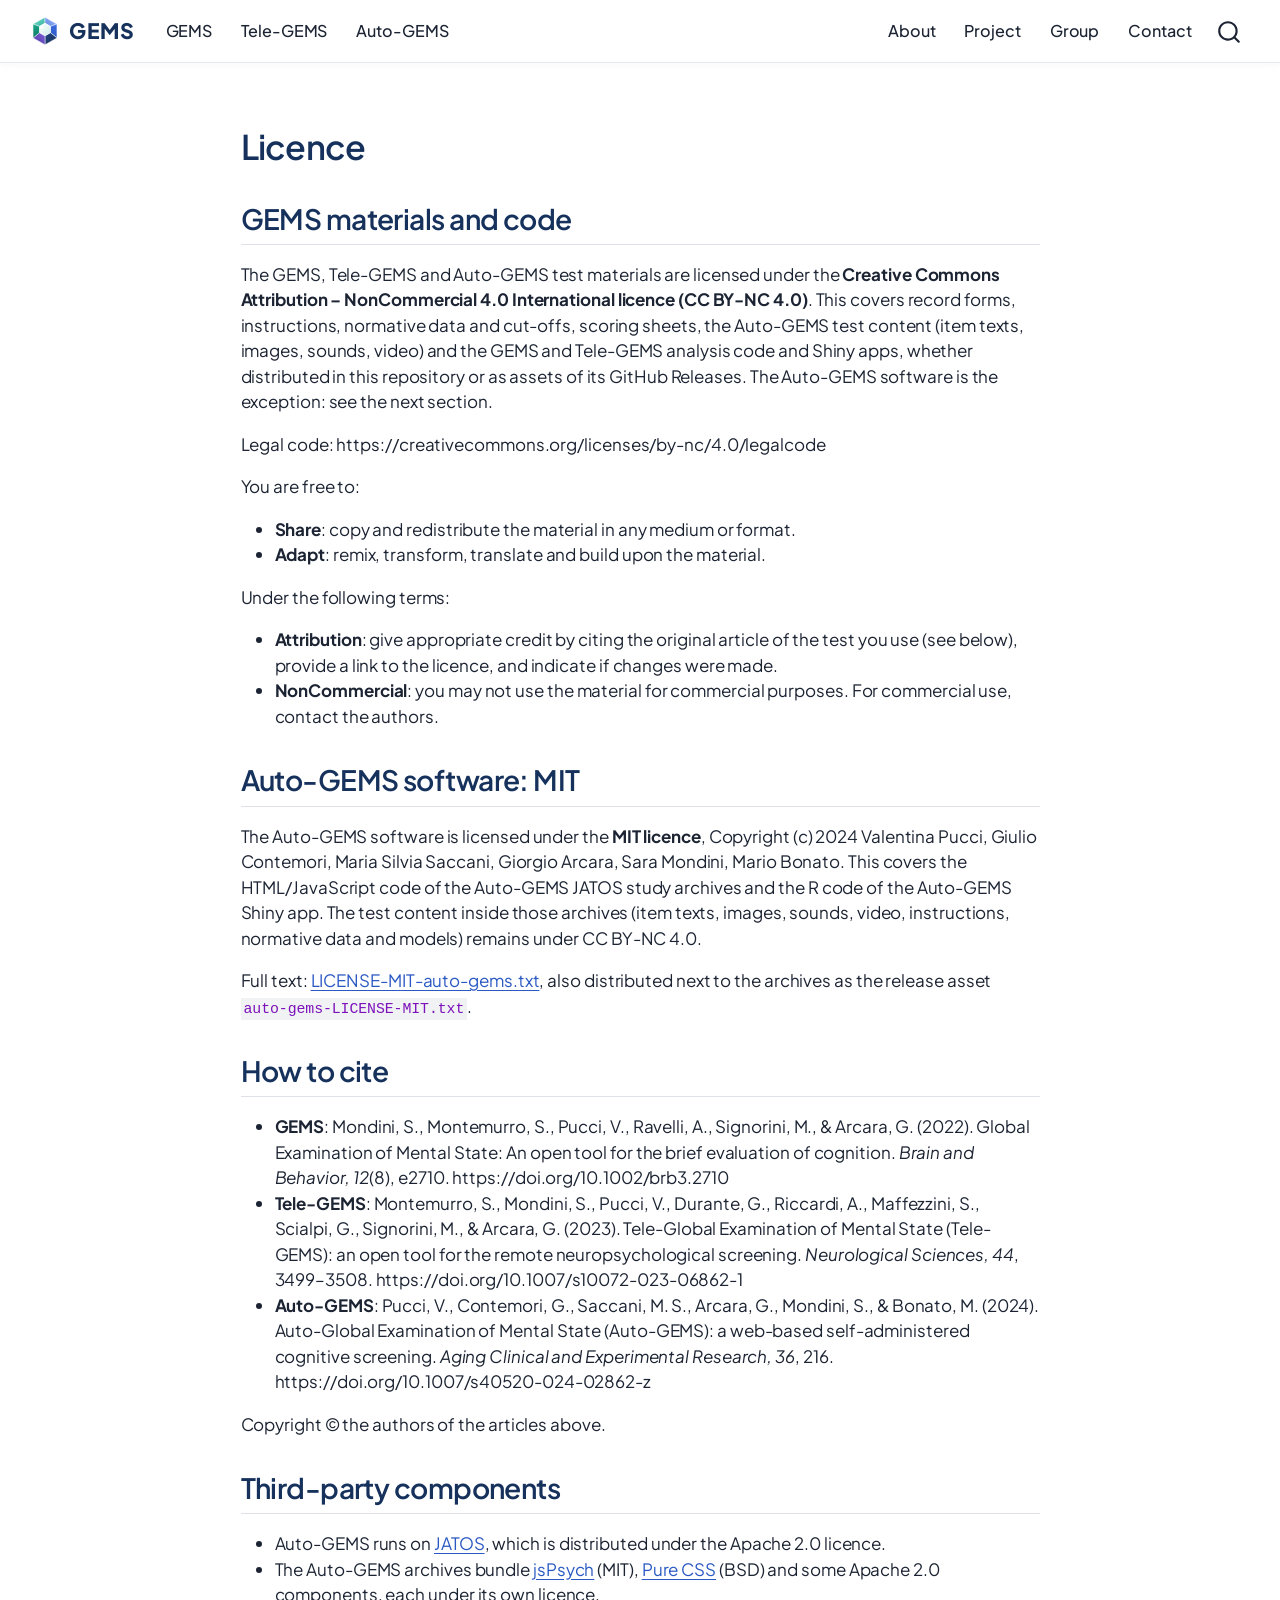
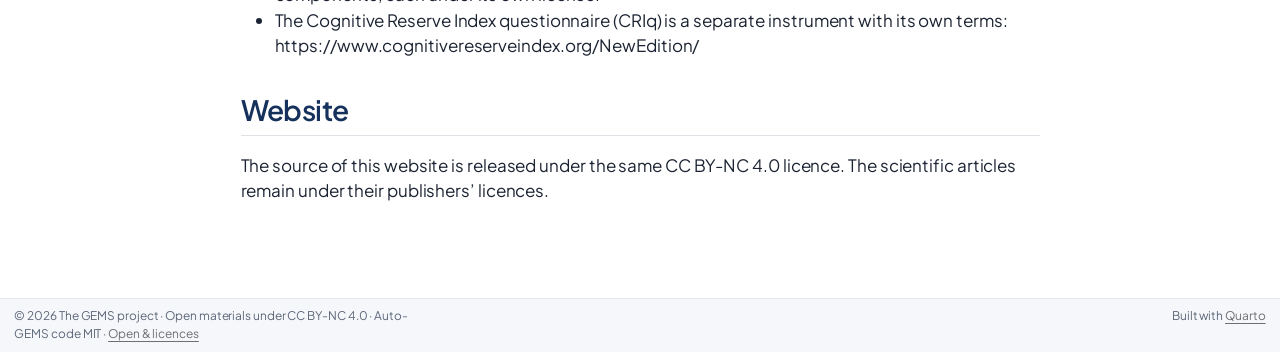
<file: LICENSE.html>
<!DOCTYPE html>
<html xmlns="http://www.w3.org/1999/xhtml" lang="en" xml:lang="en"><head>

<meta charset="utf-8">
<meta name="generator" content="quarto-1.11.9">

<meta name="viewport" content="width=device-width, initial-scale=1.0, user-scalable=yes">


<title>license – GEMS</title>
<style>
/* Default styles provided by pandoc.
** See https://pandoc.org/MANUAL.html#variables-for-html for config info.
*/
span.smallcaps{font-variant: small-caps;}
div.columns{display: flex; gap: 1.5em;}
div.column{flex: auto;}
@media screen {
div.columns{gap: min(4vw, 1.5em);}
div.column{overflow-x: auto;}
}
div.hanging-indent{margin-left: 1.5em; text-indent: -1.5em;}
ul.task-list{list-style: none;}
ul.task-list li input[type="checkbox"] {
  width: 0.8em;
  margin: 0 0.8em 0.2em -1em; /* quarto-specific, see https://github.com/quarto-dev/quarto-cli/issues/4556 */ 
  vertical-align: middle;
}
</style>


<script src="site_libs/quarto-nav/quarto-nav.js"></script>
<script src="site_libs/quarto-nav/headroom.min.js"></script>
<script src="site_libs/clipboard/clipboard.min.js"></script>
<script src="site_libs/quarto-search/autocomplete.umd.js"></script>
<script src="site_libs/quarto-search/fuse.min.js"></script>
<script src="site_libs/quarto-search/quarto-search.js"></script>
<meta name="quarto:offset" content="./">
<link href="./images/gems-logo.svg" rel="icon" type="image/svg+xml">
<script src="site_libs/quarto-html/quarto.js" type="module"></script>
<script src="site_libs/quarto-html/tabsets/tabsets.js" type="module"></script>
<script src="site_libs/quarto-html/scrollable-regions/scrollable-regions.js" type="module"></script>
<script src="site_libs/quarto-html/popper.min.js"></script>
<script src="site_libs/quarto-html/tippy.umd.min.js"></script>
<script src="site_libs/quarto-html/anchor.min.js"></script>
<link href="site_libs/quarto-html/tippy.css" rel="stylesheet">
<link href="site_libs/quarto-html/quarto-syntax-highlighting-63b5708e65d6cd79cd7618c58d0c21e7.css" rel="stylesheet" id="quarto-text-highlighting-styles">
<script src="site_libs/bootstrap/bootstrap.min.js"></script>
<link href="site_libs/bootstrap/bootstrap-icons.css" rel="stylesheet">
<link href="site_libs/bootstrap/bootstrap-f2b9cbc46ce4dcbc9a0c5ba9466188e4.min.css" rel="stylesheet" append-hash="true" id="quarto-bootstrap" data-mode="light">
<script id="quarto-search-options" type="application/json">{
  "location": "navbar",
  "copy-button": false,
  "collapse-after": 3,
  "panel-placement": "end",
  "type": "overlay",
  "limit": 50,
  "keyboard-shortcut": [
    "f",
    "/",
    "s"
  ],
  "show-item-context": false,
  "language": {
    "search-no-results-text": "No results",
    "search-matching-documents-text": "matching documents",
    "search-copy-link-title": "Copy link to search",
    "search-hide-matches-text": "Hide additional matches",
    "search-more-match-text": "more match in this document",
    "search-more-matches-text": "more matches in this document",
    "search-clear-button-title": "Clear",
    "search-text-placeholder": "",
    "search-detached-cancel-button-title": "Cancel",
    "search-submit-button-title": "Submit",
    "search-label": "Search"
  }
}</script>
<style>html{ scroll-behavior: smooth; }</style>
<link rel="preconnect" href="https://fonts.googleapis.com">
<link rel="preconnect" href="https://fonts.gstatic.com" crossorigin="">
<link href="https://fonts.googleapis.com/css2?family=Plus+Jakarta+Sans:wght@400;500;600;700;800&amp;display=swap" rel="stylesheet">


</head>

<body class="nav-fixed fullcontent quarto-light"><a id="quarto-skip-link" class="visually-hidden-focusable" href="#quarto-document-content">Skip to main content</a>

<div id="quarto-search-results"></div>
  <header id="quarto-header" class="headroom fixed-top">
    <nav class="navbar navbar-expand-lg " data-bs-theme="dark" aria-label="Site">
      <div class="navbar-container container-fluid">
      <div class="navbar-brand-container mx-auto">
    <a href="./index.html" class="navbar-brand navbar-brand-logo">
    <img src="./images/gems-logo.svg" alt="" class="navbar-logo light-content">
    <img src="./images/gems-logo.svg" alt="" class="navbar-logo dark-content">
    </a>
    <a class="navbar-brand" href="./index.html">
    <span class="navbar-title">GEMS</span>
    </a>
  </div>
          <button class="navbar-toggler" type="button" data-bs-toggle="collapse" data-bs-target="#navbarCollapse" aria-controls="navbarCollapse" aria-expanded="false" aria-label="Toggle navigation" onclick="if (window.quartoToggleHeadroom) { window.quartoToggleHeadroom(); }">
  <span class="navbar-toggler-icon"></span>
</button>
          <div class="collapse navbar-collapse" id="navbarCollapse">
            <ul class="navbar-nav navbar-nav-scroll me-auto">
  <li class="nav-item">
    <a class="nav-link" href="./tests/gems/index.html"> 
<span class="menu-text">GEMS</span></a>
  </li>  
  <li class="nav-item">
    <a class="nav-link" href="./tests/tele-gems/index.html"> 
<span class="menu-text">Tele-GEMS</span></a>
  </li>  
  <li class="nav-item">
    <a class="nav-link" href="./tests/auto-gems/index.html"> 
<span class="menu-text">Auto-GEMS</span></a>
  </li>  
</ul>
            <ul class="navbar-nav navbar-nav-scroll ms-auto">
  <li class="nav-item">
    <a class="nav-link" href="./about.html"> 
<span class="menu-text">About</span></a>
  </li>  
  <li class="nav-item">
    <a class="nav-link" href="./project.html"> 
<span class="menu-text">Project</span></a>
  </li>  
  <li class="nav-item">
    <a class="nav-link" href="./group.html"> 
<span class="menu-text">Group</span></a>
  </li>  
  <li class="nav-item">
    <a class="nav-link" href="./contact.html"> 
<span class="menu-text">Contact</span></a>
  </li>  
</ul>
          </div> <!-- /navcollapse -->
            <div class="quarto-navbar-tools">
</div>
            <div id="quarto-search" class="" title="Search"></div>
      </div> <!-- /container-fluid -->
    </nav>
</header>
<!-- content -->
<div id="quarto-content" class="quarto-container page-columns page-rows-contents page-layout-article page-navbar">
<!-- sidebar -->
<!-- margin-sidebar -->
    
<!-- main -->
<main class="content" id="quarto-document-content" tabindex="-1"><header id="title-block-header" class="quarto-title-block"></header>




<section id="licence" class="level1">
<h1>Licence</h1>
<section id="gems-materials-and-code" class="level2">
<h2 class="anchored" data-anchor-id="gems-materials-and-code">GEMS materials and code</h2>
<p>The GEMS, Tele-GEMS and Auto-GEMS test materials are licensed under the <strong>Creative Commons Attribution – NonCommercial 4.0 International licence (CC BY-NC 4.0)</strong>. This covers record forms, instructions, normative data and cut-offs, scoring sheets, the Auto-GEMS test content (item texts, images, sounds, video) and the GEMS and Tele-GEMS analysis code and Shiny apps, whether distributed in this repository or as assets of its GitHub Releases. The Auto-GEMS software is the exception: see the next section.</p>
<p>Legal code: https://creativecommons.org/licenses/by-nc/4.0/legalcode</p>
<p>You are free to:</p>
<ul>
<li><strong>Share</strong>: copy and redistribute the material in any medium or format.</li>
<li><strong>Adapt</strong>: remix, transform, translate and build upon the material.</li>
</ul>
<p>Under the following terms:</p>
<ul>
<li><strong>Attribution</strong>: give appropriate credit by citing the original article of the test you use (see below), provide a link to the licence, and indicate if changes were made.</li>
<li><strong>NonCommercial</strong>: you may not use the material for commercial purposes. For commercial use, contact the authors.</li>
</ul>
</section>
<section id="auto-gems-software-mit" class="level2">
<h2 class="anchored" data-anchor-id="auto-gems-software-mit">Auto-GEMS software: MIT</h2>
<p>The Auto-GEMS software is licensed under the <strong>MIT licence</strong>, Copyright (c) 2024 Valentina Pucci, Giulio Contemori, Maria Silvia Saccani, Giorgio Arcara, Sara Mondini, Mario Bonato. This covers the HTML/JavaScript code of the Auto-GEMS JATOS study archives and the R code of the Auto-GEMS Shiny app. The test content inside those archives (item texts, images, sounds, video, instructions, normative data and models) remains under CC BY-NC 4.0.</p>
<p>Full text: <a href="LICENSE-MIT-auto-gems.txt">LICENSE-MIT-auto-gems.txt</a>, also distributed next to the archives as the release asset <code>auto-gems-LICENSE-MIT.txt</code>.</p>
</section>
<section id="how-to-cite" class="level2">
<h2 class="anchored" data-anchor-id="how-to-cite">How to cite</h2>
<ul>
<li><strong>GEMS</strong>: Mondini, S., Montemurro, S., Pucci, V., Ravelli, A., Signorini, M., &amp; Arcara, G. (2022). Global Examination of Mental State: An open tool for the brief evaluation of cognition. <em>Brain and Behavior, 12</em>(8), e2710. https://doi.org/10.1002/brb3.2710</li>
<li><strong>Tele-GEMS</strong>: Montemurro, S., Mondini, S., Pucci, V., Durante, G., Riccardi, A., Maffezzini, S., Scialpi, G., Signorini, M., &amp; Arcara, G. (2023). Tele-Global Examination of Mental State (Tele-GEMS): an open tool for the remote neuropsychological screening. <em>Neurological Sciences, 44</em>, 3499–3508. https://doi.org/10.1007/s10072-023-06862-1</li>
<li><strong>Auto-GEMS</strong>: Pucci, V., Contemori, G., Saccani, M. S., Arcara, G., Mondini, S., &amp; Bonato, M. (2024). Auto-Global Examination of Mental State (Auto-GEMS): a web-based self-administered cognitive screening. <em>Aging Clinical and Experimental Research, 36</em>, 216. https://doi.org/10.1007/s40520-024-02862-z</li>
</ul>
<p>Copyright © the authors of the articles above.</p>
</section>
<section id="third-party-components" class="level2">
<h2 class="anchored" data-anchor-id="third-party-components">Third-party components</h2>
<ul>
<li>Auto-GEMS runs on <a href="https://www.jatos.org/">JATOS</a>, which is distributed under the Apache 2.0 licence.</li>
<li>The Auto-GEMS archives bundle <a href="https://www.jspsych.org/">jsPsych</a> (MIT), <a href="https://purecss.io/">Pure CSS</a> (BSD) and some Apache 2.0 components, each under its own licence.</li>
<li>The Cognitive Reserve Index questionnaire (CRIq) is a separate instrument with its own terms: https://www.cognitivereserveindex.org/NewEdition/</li>
</ul>
</section>
<section id="website" class="level2">
<h2 class="anchored" data-anchor-id="website">Website</h2>
<p>The source of this website is released under the same CC BY-NC 4.0 licence. The scientific articles remain under their publishers’ licences.</p>


</section>
</section>

</main> <!-- /main -->
<script id="quarto-html-after-body" type="application/javascript">
  window.document.addEventListener("DOMContentLoaded", function (event) {
    const icon = "";
    const anchorJS = new window.AnchorJS();
    anchorJS.options = {
      placement: 'right',
      icon: icon
    };
    anchorJS.add('.anchored');
    const isCodeAnnotation = (el) => {
      for (const clz of el.classList) {
        if (clz.startsWith('code-annotation-')) {                     
          return true;
        }
      }
      return false;
    }
    const onCopySuccess = function(e) {
      // button target
      const button = e.trigger;
      // don't keep focus
      button.blur();
      // flash "checked"
      button.classList.add('code-copy-button-checked');
      var currentTitle = button.getAttribute("title");
      button.setAttribute("title", "Copied!");
      let tooltip;
      if (window.bootstrap) {
        button.setAttribute("data-bs-toggle", "tooltip");
        button.setAttribute("data-bs-placement", "left");
        button.setAttribute("data-bs-title", "Copied!");
        tooltip = new bootstrap.Tooltip(button, 
          { trigger: "manual", 
            customClass: "code-copy-button-tooltip",
            offset: [0, -8]});
        tooltip.show();    
      }
      setTimeout(function() {
        if (tooltip) {
          tooltip.hide();
          button.removeAttribute("data-bs-title");
          button.removeAttribute("data-bs-toggle");
          button.removeAttribute("data-bs-placement");
        }
        button.setAttribute("title", currentTitle);
        button.classList.remove('code-copy-button-checked');
      }, 1000);
      // clear code selection
      e.clearSelection();
    }
    const getTextToCopy = function(trigger) {
      const outerScaffold = trigger.parentElement.cloneNode(true);
      const codeEl = outerScaffold.querySelector('code');
      for (const childEl of codeEl.children) {
        if (isCodeAnnotation(childEl)) {
          childEl.remove();
        }
      }
      return codeEl.innerText;
    }
    const clipboard = new window.ClipboardJS('.code-copy-button:not([data-in-quarto-modal])', {
      text: getTextToCopy
    });
    clipboard.on('success', onCopySuccess);
    if (window.document.getElementById('quarto-embedded-source-code-modal')) {
      const clipboardModal = new window.ClipboardJS('.code-copy-button[data-in-quarto-modal]', {
        text: getTextToCopy,
        container: window.document.getElementById('quarto-embedded-source-code-modal')
      });
      clipboardModal.on('success', onCopySuccess);
    }
      var localhostRegex = new RegExp(/^(?:http|https):\/\/localhost\:?[0-9]*\//);
      var mailtoRegex = new RegExp(/^mailto:/);
        var filterRegex = new RegExp("https:\/\/giorgioarcara\.github\.io\/gems-tests\/");
      const newWindowLabel = "(opens in a new tab)";
      const newWindowNoteId = "quarto-ext-newwindow-label";
      // Links reference one hidden label through aria-describedby, so the
      // announcement never changes their accessible name.
      var describeNewWindow = (link) => {
        if (!window.document.getElementById(newWindowNoteId)) {
          var newWindowNote = window.document.createElement("span");
          newWindowNote.id = newWindowNoteId;
          newWindowNote.hidden = true;
          newWindowNote.textContent = newWindowLabel;
          window.document.body.appendChild(newWindowNote);
        }
        var describedBy = (link.getAttribute("aria-describedby") || "").split(/\s+/).filter(Boolean);
        if (!describedBy.includes(newWindowNoteId)) {
          describedBy.push(newWindowNoteId);
          link.setAttribute("aria-describedby", describedBy.join(" "));
        }
      }
      var isInternal = (href) => {
          return filterRegex.test(href) || localhostRegex.test(href) || mailtoRegex.test(href);
      }
      // Inspect non-navigation links and adorn them if external
      window.quartoDecorateExternalLinks = function (root) {
     var links = (root || window.document).querySelectorAll('a[href]:not(.nav-link):not(.navbar-brand):not(.toc-action):not(.sidebar-link):not(.sidebar-item-toggle):not(.pagination-link):not(.no-external):not([aria-hidden]):not(.dropdown-item):not(.quarto-navigation-tool):not(.about-link)');
      for (var i=0; i<links.length; i++) {
        const link = links[i];
        if (!isInternal(link.href)) {
          // undo the damage that might have been done by quarto-nav.js in the case of
          // links that we want to consider external
          if (link.dataset.originalHref !== undefined) {
            link.href = link.dataset.originalHref;
          }
            // target, if specified
            link.setAttribute("target", "_blank");
            if (link.getAttribute("rel") === null) {
              link.setAttribute("rel", "noopener");
            }
            describeNewWindow(link);
          if (!link.classList.contains('no-external-icon')) {
          }
        }
      }
      };
      window.quartoDecorateExternalLinks(window.document);
    // Esc closes the popup (WCAG 1.4.13) and focus leaving both trigger and
    // popup closes it (WCAG 2.4.11); tippy handles neither for interactive popups.
    const hideOnEscAndFocusOut = {
      name: 'hideOnEscAndFocusOut',
      defaultValue: true,
      fn(instance) {
        const dismiss = () => {
          // A show scheduled by the trigger delay would otherwise reopen it
          instance.clearDelayTimeouts();
          instance.hide();
        };
        const onKeyDown = (event) => {
          if (event.key !== 'Escape') {
            return;
          }
          // Keep Esc from also reaching page handlers (e.g. reveal.js overview),
          // except an open reveal.js slide menu, which Esc should close too.
          // The menu handles keys only when its keyboard option is on.
          const menuHandlesEsc = window.Reveal?.getPlugin?.('menu')?.isOpen() &&
            window.Reveal.getConfig().menu?.keyboard !== false;
          if (!menuHandlesEsc) {
            event.stopPropagation();
          }
          if (instance.popper.contains(window.document.activeElement)) {
            // Disabled while refocusing so the focus trigger does not reopen it
            instance.disable();
            instance.reference.focus();
            instance.enable();
          }
          dismiss();
        };
        const onFocusOut = (event) => {
          const target = event.relatedTarget;
          if (target && !instance.reference.contains(target) &&
              !instance.popper.contains(target)) {
            dismiss();
          }
        };
        // On the trigger too: a click trigger (code-annotations: select) has no
        // blur handling. Attached for the instance's lifetime so leaving the
        // trigger also cancels a show still pending on the trigger delay.
        instance.reference.addEventListener('focusout', onFocusOut);
        return {
          onShow() {
            window.document.addEventListener('keydown', onKeyDown, true);
            instance.popper.addEventListener('focusout', onFocusOut);
          },
          onHide() {
            window.document.removeEventListener('keydown', onKeyDown, true);
            instance.popper.removeEventListener('focusout', onFocusOut);
          },
          onDestroy() {
            instance.reference.removeEventListener('focusout', onFocusOut);
          },
        };
      },
    };
    function tippyHover(el, contentFn, onTriggerFn, onUntriggerFn) {
      const config = {
        allowHTML: true,
        maxWidth: 500,
        delay: 100,
        arrow: false,
        appendTo: function(el) {
            return el.parentElement;
        },
        interactive: true,
        interactiveBorder: 10,
        theme: 'quarto',
        placement: 'bottom-start',
        plugins: [hideOnEscAndFocusOut],
      };
      if (contentFn) {
        config.content = contentFn;
      }
      if (onTriggerFn) {
        config.onTrigger = onTriggerFn;
      }
      if (onUntriggerFn) {
        config.onUntrigger = onUntriggerFn;
      }
      window.tippy(el, config); 
    }
    const noterefs = window.document.querySelectorAll('a[role="doc-noteref"]');
    for (var i=0; i<noterefs.length; i++) {
      const ref = noterefs[i];
      tippyHover(ref, function() {
        // use id or data attribute instead here
        let href = ref.getAttribute('data-footnote-href') || ref.getAttribute('href');
        try { href = new URL(href).hash; } catch {}
        const id = href.replace(/^#\/?/, "");
        const note = window.document.getElementById(id);
        if (note) {
          return note.innerHTML;
        } else {
          return "";
        }
      });
    }
    const xrefs = window.document.querySelectorAll('a.quarto-xref');
    const processXRef = (id, note) => {
      // Strip column container classes
      const stripColumnClz = (el) => {
        el.classList.remove("page-full", "page-columns");
        if (el.children) {
          for (const child of el.children) {
            stripColumnClz(child);
          }
        }
      }
      stripColumnClz(note)
      if (id === null || id.startsWith('sec-')) {
        // Special case sections, only their first couple elements
        const container = document.createElement("div");
        if (note.children && note.children.length > 2) {
          container.appendChild(note.children[0].cloneNode(true));
          for (let i = 1; i < note.children.length; i++) {
            const child = note.children[i];
            if (child.tagName === "P" && child.innerText === "") {
              continue;
            } else {
              container.appendChild(child.cloneNode(true));
              break;
            }
          }
          if (window.Quarto?.typesetMath) {
            window.Quarto.typesetMath(container);
          }
          return container.innerHTML
        } else {
          if (window.Quarto?.typesetMath) {
            window.Quarto.typesetMath(note);
          }
          return note.innerHTML;
        }
      } else {
        // Remove any anchor links if they are present
        const anchorLink = note.querySelector('a.anchorjs-link');
        if (anchorLink) {
          anchorLink.remove();
        }
        if (window.Quarto?.typesetMath) {
          window.Quarto.typesetMath(note);
        }
        if (note.classList.contains("callout")) {
          return note.outerHTML;
        } else {
          return note.innerHTML;
        }
      }
    }
    for (var i=0; i<xrefs.length; i++) {
      const xref = xrefs[i];
      tippyHover(xref, undefined, function(instance) {
        instance.disable();
        let url = xref.getAttribute('href');
        let hash = undefined; 
        if (url.startsWith('#')) {
          hash = url;
        } else {
          try { hash = new URL(url).hash; } catch {}
        }
        if (hash) {
          const id = hash.replace(/^#\/?/, "");
          const note = window.document.getElementById(id);
          if (note !== null) {
            try {
              const html = processXRef(id, note.cloneNode(true));
              instance.setContent(html);
            } finally {
              instance.enable();
              instance.show();
            }
          } else {
            // See if we can fetch this
            fetch(url.split('#')[0])
            .then(res => res.text())
            .then(html => {
              const parser = new DOMParser();
              const htmlDoc = parser.parseFromString(html, "text/html");
              const note = htmlDoc.getElementById(id);
              if (note !== null) {
                const html = processXRef(id, note);
                instance.setContent(html);
              } 
            }).finally(() => {
              instance.enable();
              instance.show();
            });
          }
        } else {
          // See if we can fetch a full url (with no hash to target)
          // This is a special case and we should probably do some content thinning / targeting
          fetch(url)
          .then(res => res.text())
          .then(html => {
            const parser = new DOMParser();
            const htmlDoc = parser.parseFromString(html, "text/html");
            const note = htmlDoc.querySelector('main.content');
            if (note !== null) {
              // This should only happen for chapter cross references
              // (since there is no id in the URL)
              // remove the first header
              if (note.children.length > 0 && note.children[0].tagName === "HEADER") {
                note.children[0].remove();
              }
              const html = processXRef(null, note);
              instance.setContent(html);
            } 
          }).finally(() => {
            instance.enable();
            instance.show();
          });
        }
      }, function(instance) {
      });
    }
        let selectedAnnoteEl;
        const selectorForAnnotation = ( cell, annotation) => {
          let cellAttr = 'data-code-cell="' + cell + '"';
          let lineAttr = 'data-code-annotation="' +  annotation + '"';
          const selector = 'span[' + cellAttr + '][' + lineAttr + ']';
          return selector;
        }
        const selectCodeLines = (annoteEl) => {
          const doc = window.document;
          const targetCell = annoteEl.getAttribute("data-target-cell");
          const targetAnnotation = annoteEl.getAttribute("data-target-annotation");
          const annoteSpan = window.document.querySelector(selectorForAnnotation(targetCell, targetAnnotation));
          const lines = annoteSpan.getAttribute("data-code-lines").split(",");
          const lineIds = lines.map((line) => {
            return targetCell + "-" + line;
          })
          // Each band is positioned against its own containing block, which is
          // not the offsetParent of the lines, so place it from client rects.
          const placeBand = (band, firstEl, lastEl, codeBlock) => {
            const container = band.offsetParent;
            if (container === null) {
              return;
            }
            const containerRect = container.getBoundingClientRect();
            // Reveal.js scales slides with a transform, so convert client
            // pixels back to the CSS pixels of the container.
            const scale = containerRect.height / container.offsetHeight || 1;
            const firstRect = firstEl.getBoundingClientRect();
            const lastRect = lastEl.getBoundingClientRect();
            const top = (firstRect.top - containerRect.top) / scale - container.clientTop + container.scrollTop;
            const height = (lastRect.bottom - firstRect.top) / scale;
            band.style.top = top - 2 + "px";
            band.style.height = height + 4 + "px";
            if (codeBlock) {
              // Without the copy button wrapper, the containing block is wider
              // than the code block, so span the code block explicitly.
              const blockRect = codeBlock.getBoundingClientRect();
              band.style.left = (blockRect.left - containerRect.left) / scale - container.clientLeft + container.scrollLeft + "px";
              band.style.width = blockRect.width / scale + "px";
            }
          };
          if (lineIds.length > 0) {
            const el = window.document.getElementById(lineIds[0]);
            const lastEl = window.document.getElementById(lineIds[lineIds.length - 1]);
            const parent = el.parentElement.parentElement;
            // cook up a div (if necessary) and position it
            let div = window.document.getElementById("code-annotation-line-highlight");
            if (div === null) {
              div = window.document.createElement("div");
              div.setAttribute("id", "code-annotation-line-highlight");
              div.style.position = 'absolute';
              parent.appendChild(div);
            }
            placeBand(div, el, lastEl, parent.closest("div.sourceCode") || parent);
            let gutterDiv = window.document.getElementById("code-annotation-line-highlight-gutter");
            if (gutterDiv === null) {
              gutterDiv = window.document.createElement("div");
              gutterDiv.setAttribute("id", "code-annotation-line-highlight-gutter");
              gutterDiv.style.position = 'absolute';
              const codeCell = window.document.getElementById(targetCell);
              const gutter = codeCell.querySelector('.code-annotation-gutter');
              gutter.appendChild(gutterDiv);
            }
            placeBand(gutterDiv, el, lastEl);
            selectedAnnoteEl = annoteEl;
          }
        };
        const unselectCodeLines = () => {
          const elementsIds = ["code-annotation-line-highlight", "code-annotation-line-highlight-gutter"];
          elementsIds.forEach((elId) => {
            const div = window.document.getElementById(elId);
            if (div) {
              div.remove();
            }
          });
          selectedAnnoteEl = undefined;
        };
          // Handle positioning of the toggle
      window.addEventListener(
        "resize",
        throttle(() => {
          elRect = undefined;
          if (selectedAnnoteEl) {
            selectCodeLines(selectedAnnoteEl);
          }
        }, 10)
      );
      function throttle(fn, ms) {
      let throttle = false;
      let timer;
        return (...args) => {
          if(!throttle) { // first call gets through
              fn.apply(this, args);
              throttle = true;
          } else { // all the others get throttled
              if(timer) clearTimeout(timer); // cancel #2
              timer = setTimeout(() => {
                fn.apply(this, args);
                timer = throttle = false;
              }, ms);
          }
        };
      }
        // Attach click handler to the DT
        const annoteDls = window.document.querySelectorAll('dt[data-target-cell]');
        for (const annoteDlNode of annoteDls) {
          annoteDlNode.addEventListener('click', (event) => {
            const clickedEl = event.target;
            if (clickedEl !== selectedAnnoteEl) {
              unselectCodeLines();
              const activeEl = window.document.querySelector('dt[data-target-cell].code-annotation-active');
              if (activeEl) {
                activeEl.classList.remove('code-annotation-active');
              }
              selectCodeLines(clickedEl);
              clickedEl.classList.add('code-annotation-active');
            } else {
              // Unselect the line
              unselectCodeLines();
              clickedEl.classList.remove('code-annotation-active');
            }
          });
        }
    const findCites = (el) => {
      const parentEl = el.parentElement;
      if (parentEl) {
        const cites = parentEl.dataset.cites;
        if (cites) {
          return {
            el,
            cites: cites.split(' ')
          };
        } else {
          return findCites(el.parentElement)
        }
      } else {
        return undefined;
      }
    };
    var bibliorefs = window.document.querySelectorAll('a[role="doc-biblioref"]');
    for (var i=0; i<bibliorefs.length; i++) {
      const ref = bibliorefs[i];
      const citeInfo = findCites(ref);
      if (citeInfo) {
        tippyHover(citeInfo.el, function() {
          var popup = window.document.createElement('div');
          citeInfo.cites.forEach(function(cite) {
            var citeDiv = window.document.createElement('div');
            citeDiv.classList.add('hanging-indent');
            citeDiv.classList.add('csl-entry');
            var biblioDiv = window.document.getElementById('ref-' + cite);
            if (biblioDiv) {
              citeDiv.innerHTML = biblioDiv.innerHTML;
            }
            popup.appendChild(citeDiv);
          });
          return popup.innerHTML;
        });
      }
    }
  });
  </script>
  <script type="application/javascript">
  window.quartoScrollableRegionsLabels = {"code":"Scrollable code","output":"Scrollable output"};
  </script>
</div> <!-- /content -->
<footer class="footer">
  <div class="nav-footer">
    <div class="nav-footer-left">
<p>© 2026 The GEMS project · Open materials under CC BY-NC 4.0 · Auto-GEMS code MIT · <a href="./open.html">Open &amp; licences</a></p>
</div>   
    <div class="nav-footer-center">
      &nbsp;
    </div>
    <div class="nav-footer-right">
<p>Built with <a href="https://quarto.org">Quarto</a></p>
</div>
  </div>
</footer>




<script src="site_libs/quarto-html/zenscroll-min.js"></script>
</body></html>
</file>
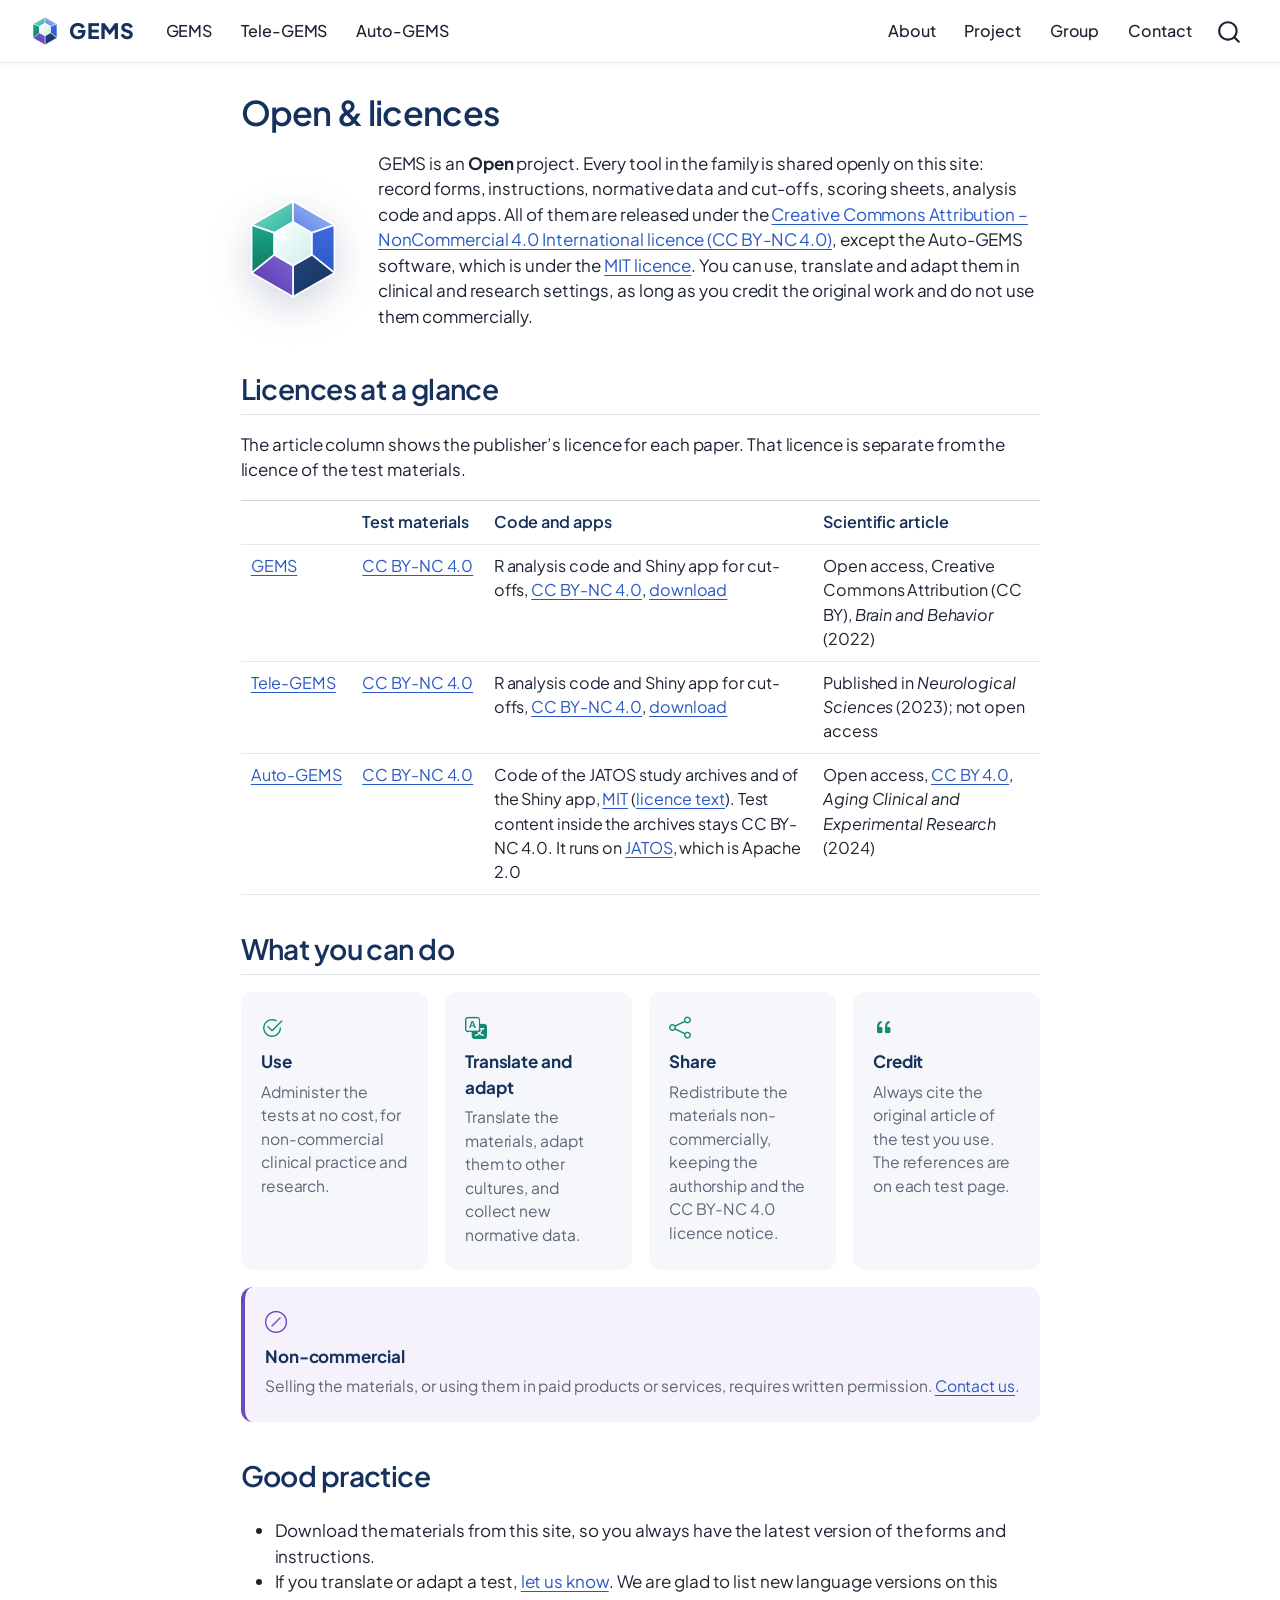
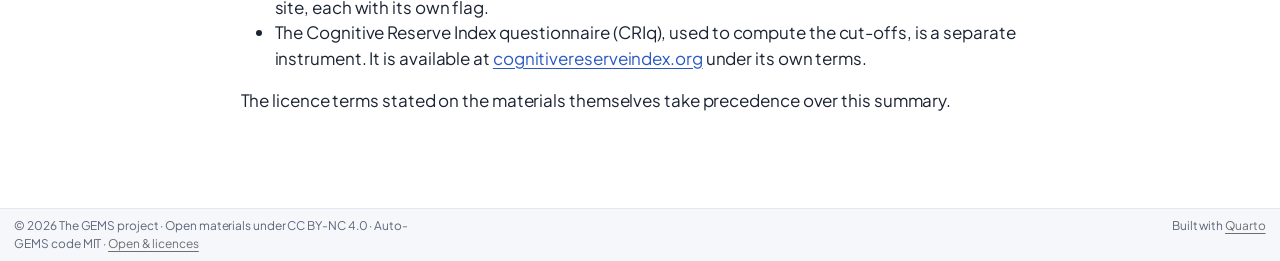
<file: open.html>
<!DOCTYPE html>
<html xmlns="http://www.w3.org/1999/xhtml" lang="en" xml:lang="en"><head>

<meta charset="utf-8">
<meta name="generator" content="quarto-1.11.9">

<meta name="viewport" content="width=device-width, initial-scale=1.0, user-scalable=yes">


<title>Open &amp; licences – GEMS</title>
<style>
/* Default styles provided by pandoc.
** See https://pandoc.org/MANUAL.html#variables-for-html for config info.
*/
span.smallcaps{font-variant: small-caps;}
div.columns{display: flex; gap: 1.5em;}
div.column{flex: auto;}
@media screen {
div.columns{gap: min(4vw, 1.5em);}
div.column{overflow-x: auto;}
}
div.hanging-indent{margin-left: 1.5em; text-indent: -1.5em;}
ul.task-list{list-style: none;}
ul.task-list li input[type="checkbox"] {
  width: 0.8em;
  margin: 0 0.8em 0.2em -1em; /* quarto-specific, see https://github.com/quarto-dev/quarto-cli/issues/4556 */ 
  vertical-align: middle;
}
</style>


<script src="site_libs/quarto-nav/quarto-nav.js"></script>
<script src="site_libs/quarto-nav/headroom.min.js"></script>
<script src="site_libs/clipboard/clipboard.min.js"></script>
<script src="site_libs/quarto-search/autocomplete.umd.js"></script>
<script src="site_libs/quarto-search/fuse.min.js"></script>
<script src="site_libs/quarto-search/quarto-search.js"></script>
<meta name="quarto:offset" content="./">
<link href="./images/gems-logo.svg" rel="icon" type="image/svg+xml">
<script src="site_libs/quarto-html/quarto.js" type="module"></script>
<script src="site_libs/quarto-html/tabsets/tabsets.js" type="module"></script>
<script src="site_libs/quarto-html/scrollable-regions/scrollable-regions.js" type="module"></script>
<script src="site_libs/quarto-html/popper.min.js"></script>
<script src="site_libs/quarto-html/tippy.umd.min.js"></script>
<script src="site_libs/quarto-html/anchor.min.js"></script>
<link href="site_libs/quarto-html/tippy.css" rel="stylesheet">
<link href="site_libs/quarto-html/quarto-syntax-highlighting-63b5708e65d6cd79cd7618c58d0c21e7.css" rel="stylesheet" id="quarto-text-highlighting-styles">
<script src="site_libs/bootstrap/bootstrap.min.js"></script>
<link href="site_libs/bootstrap/bootstrap-icons.css" rel="stylesheet">
<link href="site_libs/bootstrap/bootstrap-f2b9cbc46ce4dcbc9a0c5ba9466188e4.min.css" rel="stylesheet" append-hash="true" id="quarto-bootstrap" data-mode="light">
<script id="quarto-search-options" type="application/json">{
  "location": "navbar",
  "copy-button": false,
  "collapse-after": 3,
  "panel-placement": "end",
  "type": "overlay",
  "limit": 50,
  "keyboard-shortcut": [
    "f",
    "/",
    "s"
  ],
  "show-item-context": false,
  "language": {
    "search-no-results-text": "No results",
    "search-matching-documents-text": "matching documents",
    "search-copy-link-title": "Copy link to search",
    "search-hide-matches-text": "Hide additional matches",
    "search-more-match-text": "more match in this document",
    "search-more-matches-text": "more matches in this document",
    "search-clear-button-title": "Clear",
    "search-text-placeholder": "",
    "search-detached-cancel-button-title": "Cancel",
    "search-submit-button-title": "Submit",
    "search-label": "Search"
  }
}</script>
<style>html{ scroll-behavior: smooth; }</style>
<link rel="preconnect" href="https://fonts.googleapis.com">
<link rel="preconnect" href="https://fonts.gstatic.com" crossorigin="">
<link href="https://fonts.googleapis.com/css2?family=Plus+Jakarta+Sans:wght@400;500;600;700;800&amp;display=swap" rel="stylesheet">


</head>

<body class="nav-fixed fullcontent quarto-light"><a id="quarto-skip-link" class="visually-hidden-focusable" href="#quarto-document-content">Skip to main content</a>

<div id="quarto-search-results"></div>
  <header id="quarto-header" class="headroom fixed-top">
    <nav class="navbar navbar-expand-lg " data-bs-theme="dark" aria-label="Site">
      <div class="navbar-container container-fluid">
      <div class="navbar-brand-container mx-auto">
    <a href="./index.html" class="navbar-brand navbar-brand-logo">
    <img src="./images/gems-logo.svg" alt="" class="navbar-logo light-content">
    <img src="./images/gems-logo.svg" alt="" class="navbar-logo dark-content">
    </a>
    <a class="navbar-brand" href="./index.html">
    <span class="navbar-title">GEMS</span>
    </a>
  </div>
          <button class="navbar-toggler" type="button" data-bs-toggle="collapse" data-bs-target="#navbarCollapse" aria-controls="navbarCollapse" aria-expanded="false" aria-label="Toggle navigation" onclick="if (window.quartoToggleHeadroom) { window.quartoToggleHeadroom(); }">
  <span class="navbar-toggler-icon"></span>
</button>
          <div class="collapse navbar-collapse" id="navbarCollapse">
            <ul class="navbar-nav navbar-nav-scroll me-auto">
  <li class="nav-item">
    <a class="nav-link" href="./tests/gems/index.html"> 
<span class="menu-text">GEMS</span></a>
  </li>  
  <li class="nav-item">
    <a class="nav-link" href="./tests/tele-gems/index.html"> 
<span class="menu-text">Tele-GEMS</span></a>
  </li>  
  <li class="nav-item">
    <a class="nav-link" href="./tests/auto-gems/index.html"> 
<span class="menu-text">Auto-GEMS</span></a>
  </li>  
</ul>
            <ul class="navbar-nav navbar-nav-scroll ms-auto">
  <li class="nav-item">
    <a class="nav-link" href="./about.html"> 
<span class="menu-text">About</span></a>
  </li>  
  <li class="nav-item">
    <a class="nav-link" href="./project.html"> 
<span class="menu-text">Project</span></a>
  </li>  
  <li class="nav-item">
    <a class="nav-link" href="./group.html"> 
<span class="menu-text">Group</span></a>
  </li>  
  <li class="nav-item">
    <a class="nav-link" href="./contact.html"> 
<span class="menu-text">Contact</span></a>
  </li>  
</ul>
          </div> <!-- /navcollapse -->
            <div class="quarto-navbar-tools">
</div>
            <div id="quarto-search" class="" title="Search"></div>
      </div> <!-- /container-fluid -->
    </nav>
</header>
<!-- content -->
<div id="quarto-content" class="quarto-container page-columns page-rows-contents page-layout-article page-navbar">
<!-- sidebar -->
<!-- margin-sidebar -->
    
<!-- main -->
<main class="content" id="quarto-document-content" tabindex="-1">

<header id="title-block-header" class="quarto-title-block default">
<div class="quarto-title">
<h1 class="title">Open &amp; licences</h1>
</div>



<div class="quarto-title-meta">

    
  
    
  </div>
  


</header>


<div class="open-hero">
<p><img src="images/gems-logo.svg" class="open-hero-gem img-fluid" alt="GEMS hexagonal gem logo"></p>
<div class="prose">
<p>GEMS is an <strong>Open</strong> project. Every tool in the family is shared openly on this site: record forms, instructions, normative data and cut-offs, scoring sheets, analysis code and apps. All of them are released under the <strong><a href="https://creativecommons.org/licenses/by-nc/4.0/">Creative Commons Attribution – NonCommercial 4.0 International licence (CC BY-NC 4.0)</a></strong>, except the Auto-GEMS software, which is under the <strong><a href="https://opensource.org/license/mit">MIT licence</a></strong>. You can use, translate and adapt them in clinical and research settings, as long as you credit the original work and do not use them commercially.</p>
</div>
</div>
<section id="licences-at-a-glance" class="level2">
<h2 class="anchored" data-anchor-id="licences-at-a-glance">Licences at a glance</h2>
<p>The article column shows the publisher’s licence for each paper. That licence is separate from the licence of the test materials.</p>
<table class="props licence-table caption-top table">
<thead>
<tr class="header">
<th></th>
<th>Test materials</th>
<th>Code and apps</th>
<th>Scientific article</th>
</tr>
</thead>
<tbody>
<tr class="odd">
<td><strong><a href="./tests/gems/index.html">GEMS</a></strong></td>
<td><a href="https://creativecommons.org/licenses/by-nc/4.0/">CC BY-NC 4.0</a></td>
<td>R analysis code and Shiny app for cut-offs, <a href="https://creativecommons.org/licenses/by-nc/4.0/">CC BY-NC 4.0</a>, <a href="https://github.com/giorgioarcara/gems-tests/releases/tag/materials-v1">download</a></td>
<td>Open access, Creative Commons Attribution (CC BY), <em>Brain and Behavior</em> (2022)</td>
</tr>
<tr class="even">
<td><strong><a href="./tests/tele-gems/index.html">Tele-GEMS</a></strong></td>
<td><a href="https://creativecommons.org/licenses/by-nc/4.0/">CC BY-NC 4.0</a></td>
<td>R analysis code and Shiny app for cut-offs, <a href="https://creativecommons.org/licenses/by-nc/4.0/">CC BY-NC 4.0</a>, <a href="https://github.com/giorgioarcara/gems-tests/releases/tag/materials-v1">download</a></td>
<td>Published in <em>Neurological Sciences</em> (2023); not open access</td>
</tr>
<tr class="odd">
<td><strong><a href="./tests/auto-gems/index.html">Auto-GEMS</a></strong></td>
<td><a href="https://creativecommons.org/licenses/by-nc/4.0/">CC BY-NC 4.0</a></td>
<td>Code of the JATOS study archives and of the Shiny app, <a href="https://opensource.org/license/mit">MIT</a> (<a href="https://github.com/giorgioarcara/gems-tests/releases/download/materials-v1/auto-gems-LICENSE-MIT.txt">licence text</a>). Test content inside the archives stays CC BY-NC 4.0. It runs on <a href="https://www.jatos.org/">JATOS</a>, which is Apache 2.0</td>
<td>Open access, <a href="https://creativecommons.org/licenses/by/4.0/">CC BY 4.0</a>, <em>Aging Clinical and Experimental Research</em> (2024)</td>
</tr>
</tbody>
</table>
</section>
<section id="what-you-can-do" class="level2">
<h2 class="anchored" data-anchor-id="what-you-can-do">What you can do</h2>
<div class="can-grid">
<div class="can">
<p><i class="bi bi-check2-circle"></i></p>
<p><strong>Use</strong></p>
<p>Administer the tests at no cost, for non-commercial clinical practice and research.</p>
</div>
<div class="can">
<p><i class="bi bi-translate"></i></p>
<p><strong>Translate and adapt</strong></p>
<p>Translate the materials, adapt them to other cultures, and collect new normative data.</p>
</div>
<div class="can">
<p><i class="bi bi-share"></i></p>
<p><strong>Share</strong></p>
<p>Redistribute the materials non-commercially, keeping the authorship and the CC BY-NC 4.0 licence notice.</p>
</div>
<div class="can">
<p><i class="bi bi-quote"></i></p>
<p><strong>Credit</strong></p>
<p>Always cite the original article of the test you use. The references are on each test page.</p>
</div>
<div class="can nc">
<p><i class="bi bi-slash-circle"></i></p>
<p><strong>Non-commercial</strong></p>
<p>Selling the materials, or using them in paid products or services, requires written permission. <a href="./contact.html">Contact us</a>.</p>
</div>
</div>
</section>
<section id="good-practice" class="level2 prose">
<h2 class="anchored" data-anchor-id="good-practice">Good practice</h2>
<ul>
<li>Download the materials from this site, so you always have the latest version of the forms and instructions.</li>
<li>If you translate or adapt a test, <a href="./contact.html">let us know</a>. We are glad to list new language versions on this site, each with its own flag.</li>
<li>The Cognitive Reserve Index questionnaire (CRIq), used to compute the cut-offs, is a separate instrument. It is available at <a href="https://www.cognitivereserveindex.org/NewEdition/">cognitivereserveindex.org</a> under its own terms.</li>
</ul>
<p>The licence terms stated on the materials themselves take precedence over this summary.</p>
</section>



</main> <!-- /main -->
<script id="quarto-html-after-body" type="application/javascript">
  window.document.addEventListener("DOMContentLoaded", function (event) {
    const icon = "";
    const anchorJS = new window.AnchorJS();
    anchorJS.options = {
      placement: 'right',
      icon: icon
    };
    anchorJS.add('.anchored');
    const isCodeAnnotation = (el) => {
      for (const clz of el.classList) {
        if (clz.startsWith('code-annotation-')) {                     
          return true;
        }
      }
      return false;
    }
    const onCopySuccess = function(e) {
      // button target
      const button = e.trigger;
      // don't keep focus
      button.blur();
      // flash "checked"
      button.classList.add('code-copy-button-checked');
      var currentTitle = button.getAttribute("title");
      button.setAttribute("title", "Copied!");
      let tooltip;
      if (window.bootstrap) {
        button.setAttribute("data-bs-toggle", "tooltip");
        button.setAttribute("data-bs-placement", "left");
        button.setAttribute("data-bs-title", "Copied!");
        tooltip = new bootstrap.Tooltip(button, 
          { trigger: "manual", 
            customClass: "code-copy-button-tooltip",
            offset: [0, -8]});
        tooltip.show();    
      }
      setTimeout(function() {
        if (tooltip) {
          tooltip.hide();
          button.removeAttribute("data-bs-title");
          button.removeAttribute("data-bs-toggle");
          button.removeAttribute("data-bs-placement");
        }
        button.setAttribute("title", currentTitle);
        button.classList.remove('code-copy-button-checked');
      }, 1000);
      // clear code selection
      e.clearSelection();
    }
    const getTextToCopy = function(trigger) {
      const outerScaffold = trigger.parentElement.cloneNode(true);
      const codeEl = outerScaffold.querySelector('code');
      for (const childEl of codeEl.children) {
        if (isCodeAnnotation(childEl)) {
          childEl.remove();
        }
      }
      return codeEl.innerText;
    }
    const clipboard = new window.ClipboardJS('.code-copy-button:not([data-in-quarto-modal])', {
      text: getTextToCopy
    });
    clipboard.on('success', onCopySuccess);
    if (window.document.getElementById('quarto-embedded-source-code-modal')) {
      const clipboardModal = new window.ClipboardJS('.code-copy-button[data-in-quarto-modal]', {
        text: getTextToCopy,
        container: window.document.getElementById('quarto-embedded-source-code-modal')
      });
      clipboardModal.on('success', onCopySuccess);
    }
      var localhostRegex = new RegExp(/^(?:http|https):\/\/localhost\:?[0-9]*\//);
      var mailtoRegex = new RegExp(/^mailto:/);
        var filterRegex = new RegExp("https:\/\/giorgioarcara\.github\.io\/gems-tests\/");
      const newWindowLabel = "(opens in a new tab)";
      const newWindowNoteId = "quarto-ext-newwindow-label";
      // Links reference one hidden label through aria-describedby, so the
      // announcement never changes their accessible name.
      var describeNewWindow = (link) => {
        if (!window.document.getElementById(newWindowNoteId)) {
          var newWindowNote = window.document.createElement("span");
          newWindowNote.id = newWindowNoteId;
          newWindowNote.hidden = true;
          newWindowNote.textContent = newWindowLabel;
          window.document.body.appendChild(newWindowNote);
        }
        var describedBy = (link.getAttribute("aria-describedby") || "").split(/\s+/).filter(Boolean);
        if (!describedBy.includes(newWindowNoteId)) {
          describedBy.push(newWindowNoteId);
          link.setAttribute("aria-describedby", describedBy.join(" "));
        }
      }
      var isInternal = (href) => {
          return filterRegex.test(href) || localhostRegex.test(href) || mailtoRegex.test(href);
      }
      // Inspect non-navigation links and adorn them if external
      window.quartoDecorateExternalLinks = function (root) {
     var links = (root || window.document).querySelectorAll('a[href]:not(.nav-link):not(.navbar-brand):not(.toc-action):not(.sidebar-link):not(.sidebar-item-toggle):not(.pagination-link):not(.no-external):not([aria-hidden]):not(.dropdown-item):not(.quarto-navigation-tool):not(.about-link)');
      for (var i=0; i<links.length; i++) {
        const link = links[i];
        if (!isInternal(link.href)) {
          // undo the damage that might have been done by quarto-nav.js in the case of
          // links that we want to consider external
          if (link.dataset.originalHref !== undefined) {
            link.href = link.dataset.originalHref;
          }
            // target, if specified
            link.setAttribute("target", "_blank");
            if (link.getAttribute("rel") === null) {
              link.setAttribute("rel", "noopener");
            }
            describeNewWindow(link);
          if (!link.classList.contains('no-external-icon')) {
          }
        }
      }
      };
      window.quartoDecorateExternalLinks(window.document);
    // Esc closes the popup (WCAG 1.4.13) and focus leaving both trigger and
    // popup closes it (WCAG 2.4.11); tippy handles neither for interactive popups.
    const hideOnEscAndFocusOut = {
      name: 'hideOnEscAndFocusOut',
      defaultValue: true,
      fn(instance) {
        const dismiss = () => {
          // A show scheduled by the trigger delay would otherwise reopen it
          instance.clearDelayTimeouts();
          instance.hide();
        };
        const onKeyDown = (event) => {
          if (event.key !== 'Escape') {
            return;
          }
          // Keep Esc from also reaching page handlers (e.g. reveal.js overview),
          // except an open reveal.js slide menu, which Esc should close too.
          // The menu handles keys only when its keyboard option is on.
          const menuHandlesEsc = window.Reveal?.getPlugin?.('menu')?.isOpen() &&
            window.Reveal.getConfig().menu?.keyboard !== false;
          if (!menuHandlesEsc) {
            event.stopPropagation();
          }
          if (instance.popper.contains(window.document.activeElement)) {
            // Disabled while refocusing so the focus trigger does not reopen it
            instance.disable();
            instance.reference.focus();
            instance.enable();
          }
          dismiss();
        };
        const onFocusOut = (event) => {
          const target = event.relatedTarget;
          if (target && !instance.reference.contains(target) &&
              !instance.popper.contains(target)) {
            dismiss();
          }
        };
        // On the trigger too: a click trigger (code-annotations: select) has no
        // blur handling. Attached for the instance's lifetime so leaving the
        // trigger also cancels a show still pending on the trigger delay.
        instance.reference.addEventListener('focusout', onFocusOut);
        return {
          onShow() {
            window.document.addEventListener('keydown', onKeyDown, true);
            instance.popper.addEventListener('focusout', onFocusOut);
          },
          onHide() {
            window.document.removeEventListener('keydown', onKeyDown, true);
            instance.popper.removeEventListener('focusout', onFocusOut);
          },
          onDestroy() {
            instance.reference.removeEventListener('focusout', onFocusOut);
          },
        };
      },
    };
    function tippyHover(el, contentFn, onTriggerFn, onUntriggerFn) {
      const config = {
        allowHTML: true,
        maxWidth: 500,
        delay: 100,
        arrow: false,
        appendTo: function(el) {
            return el.parentElement;
        },
        interactive: true,
        interactiveBorder: 10,
        theme: 'quarto',
        placement: 'bottom-start',
        plugins: [hideOnEscAndFocusOut],
      };
      if (contentFn) {
        config.content = contentFn;
      }
      if (onTriggerFn) {
        config.onTrigger = onTriggerFn;
      }
      if (onUntriggerFn) {
        config.onUntrigger = onUntriggerFn;
      }
      window.tippy(el, config); 
    }
    const noterefs = window.document.querySelectorAll('a[role="doc-noteref"]');
    for (var i=0; i<noterefs.length; i++) {
      const ref = noterefs[i];
      tippyHover(ref, function() {
        // use id or data attribute instead here
        let href = ref.getAttribute('data-footnote-href') || ref.getAttribute('href');
        try { href = new URL(href).hash; } catch {}
        const id = href.replace(/^#\/?/, "");
        const note = window.document.getElementById(id);
        if (note) {
          return note.innerHTML;
        } else {
          return "";
        }
      });
    }
    const xrefs = window.document.querySelectorAll('a.quarto-xref');
    const processXRef = (id, note) => {
      // Strip column container classes
      const stripColumnClz = (el) => {
        el.classList.remove("page-full", "page-columns");
        if (el.children) {
          for (const child of el.children) {
            stripColumnClz(child);
          }
        }
      }
      stripColumnClz(note)
      if (id === null || id.startsWith('sec-')) {
        // Special case sections, only their first couple elements
        const container = document.createElement("div");
        if (note.children && note.children.length > 2) {
          container.appendChild(note.children[0].cloneNode(true));
          for (let i = 1; i < note.children.length; i++) {
            const child = note.children[i];
            if (child.tagName === "P" && child.innerText === "") {
              continue;
            } else {
              container.appendChild(child.cloneNode(true));
              break;
            }
          }
          if (window.Quarto?.typesetMath) {
            window.Quarto.typesetMath(container);
          }
          return container.innerHTML
        } else {
          if (window.Quarto?.typesetMath) {
            window.Quarto.typesetMath(note);
          }
          return note.innerHTML;
        }
      } else {
        // Remove any anchor links if they are present
        const anchorLink = note.querySelector('a.anchorjs-link');
        if (anchorLink) {
          anchorLink.remove();
        }
        if (window.Quarto?.typesetMath) {
          window.Quarto.typesetMath(note);
        }
        if (note.classList.contains("callout")) {
          return note.outerHTML;
        } else {
          return note.innerHTML;
        }
      }
    }
    for (var i=0; i<xrefs.length; i++) {
      const xref = xrefs[i];
      tippyHover(xref, undefined, function(instance) {
        instance.disable();
        let url = xref.getAttribute('href');
        let hash = undefined; 
        if (url.startsWith('#')) {
          hash = url;
        } else {
          try { hash = new URL(url).hash; } catch {}
        }
        if (hash) {
          const id = hash.replace(/^#\/?/, "");
          const note = window.document.getElementById(id);
          if (note !== null) {
            try {
              const html = processXRef(id, note.cloneNode(true));
              instance.setContent(html);
            } finally {
              instance.enable();
              instance.show();
            }
          } else {
            // See if we can fetch this
            fetch(url.split('#')[0])
            .then(res => res.text())
            .then(html => {
              const parser = new DOMParser();
              const htmlDoc = parser.parseFromString(html, "text/html");
              const note = htmlDoc.getElementById(id);
              if (note !== null) {
                const html = processXRef(id, note);
                instance.setContent(html);
              } 
            }).finally(() => {
              instance.enable();
              instance.show();
            });
          }
        } else {
          // See if we can fetch a full url (with no hash to target)
          // This is a special case and we should probably do some content thinning / targeting
          fetch(url)
          .then(res => res.text())
          .then(html => {
            const parser = new DOMParser();
            const htmlDoc = parser.parseFromString(html, "text/html");
            const note = htmlDoc.querySelector('main.content');
            if (note !== null) {
              // This should only happen for chapter cross references
              // (since there is no id in the URL)
              // remove the first header
              if (note.children.length > 0 && note.children[0].tagName === "HEADER") {
                note.children[0].remove();
              }
              const html = processXRef(null, note);
              instance.setContent(html);
            } 
          }).finally(() => {
            instance.enable();
            instance.show();
          });
        }
      }, function(instance) {
      });
    }
        let selectedAnnoteEl;
        const selectorForAnnotation = ( cell, annotation) => {
          let cellAttr = 'data-code-cell="' + cell + '"';
          let lineAttr = 'data-code-annotation="' +  annotation + '"';
          const selector = 'span[' + cellAttr + '][' + lineAttr + ']';
          return selector;
        }
        const selectCodeLines = (annoteEl) => {
          const doc = window.document;
          const targetCell = annoteEl.getAttribute("data-target-cell");
          const targetAnnotation = annoteEl.getAttribute("data-target-annotation");
          const annoteSpan = window.document.querySelector(selectorForAnnotation(targetCell, targetAnnotation));
          const lines = annoteSpan.getAttribute("data-code-lines").split(",");
          const lineIds = lines.map((line) => {
            return targetCell + "-" + line;
          })
          // Each band is positioned against its own containing block, which is
          // not the offsetParent of the lines, so place it from client rects.
          const placeBand = (band, firstEl, lastEl, codeBlock) => {
            const container = band.offsetParent;
            if (container === null) {
              return;
            }
            const containerRect = container.getBoundingClientRect();
            // Reveal.js scales slides with a transform, so convert client
            // pixels back to the CSS pixels of the container.
            const scale = containerRect.height / container.offsetHeight || 1;
            const firstRect = firstEl.getBoundingClientRect();
            const lastRect = lastEl.getBoundingClientRect();
            const top = (firstRect.top - containerRect.top) / scale - container.clientTop + container.scrollTop;
            const height = (lastRect.bottom - firstRect.top) / scale;
            band.style.top = top - 2 + "px";
            band.style.height = height + 4 + "px";
            if (codeBlock) {
              // Without the copy button wrapper, the containing block is wider
              // than the code block, so span the code block explicitly.
              const blockRect = codeBlock.getBoundingClientRect();
              band.style.left = (blockRect.left - containerRect.left) / scale - container.clientLeft + container.scrollLeft + "px";
              band.style.width = blockRect.width / scale + "px";
            }
          };
          if (lineIds.length > 0) {
            const el = window.document.getElementById(lineIds[0]);
            const lastEl = window.document.getElementById(lineIds[lineIds.length - 1]);
            const parent = el.parentElement.parentElement;
            // cook up a div (if necessary) and position it
            let div = window.document.getElementById("code-annotation-line-highlight");
            if (div === null) {
              div = window.document.createElement("div");
              div.setAttribute("id", "code-annotation-line-highlight");
              div.style.position = 'absolute';
              parent.appendChild(div);
            }
            placeBand(div, el, lastEl, parent.closest("div.sourceCode") || parent);
            let gutterDiv = window.document.getElementById("code-annotation-line-highlight-gutter");
            if (gutterDiv === null) {
              gutterDiv = window.document.createElement("div");
              gutterDiv.setAttribute("id", "code-annotation-line-highlight-gutter");
              gutterDiv.style.position = 'absolute';
              const codeCell = window.document.getElementById(targetCell);
              const gutter = codeCell.querySelector('.code-annotation-gutter');
              gutter.appendChild(gutterDiv);
            }
            placeBand(gutterDiv, el, lastEl);
            selectedAnnoteEl = annoteEl;
          }
        };
        const unselectCodeLines = () => {
          const elementsIds = ["code-annotation-line-highlight", "code-annotation-line-highlight-gutter"];
          elementsIds.forEach((elId) => {
            const div = window.document.getElementById(elId);
            if (div) {
              div.remove();
            }
          });
          selectedAnnoteEl = undefined;
        };
          // Handle positioning of the toggle
      window.addEventListener(
        "resize",
        throttle(() => {
          elRect = undefined;
          if (selectedAnnoteEl) {
            selectCodeLines(selectedAnnoteEl);
          }
        }, 10)
      );
      function throttle(fn, ms) {
      let throttle = false;
      let timer;
        return (...args) => {
          if(!throttle) { // first call gets through
              fn.apply(this, args);
              throttle = true;
          } else { // all the others get throttled
              if(timer) clearTimeout(timer); // cancel #2
              timer = setTimeout(() => {
                fn.apply(this, args);
                timer = throttle = false;
              }, ms);
          }
        };
      }
        // Attach click handler to the DT
        const annoteDls = window.document.querySelectorAll('dt[data-target-cell]');
        for (const annoteDlNode of annoteDls) {
          annoteDlNode.addEventListener('click', (event) => {
            const clickedEl = event.target;
            if (clickedEl !== selectedAnnoteEl) {
              unselectCodeLines();
              const activeEl = window.document.querySelector('dt[data-target-cell].code-annotation-active');
              if (activeEl) {
                activeEl.classList.remove('code-annotation-active');
              }
              selectCodeLines(clickedEl);
              clickedEl.classList.add('code-annotation-active');
            } else {
              // Unselect the line
              unselectCodeLines();
              clickedEl.classList.remove('code-annotation-active');
            }
          });
        }
    const findCites = (el) => {
      const parentEl = el.parentElement;
      if (parentEl) {
        const cites = parentEl.dataset.cites;
        if (cites) {
          return {
            el,
            cites: cites.split(' ')
          };
        } else {
          return findCites(el.parentElement)
        }
      } else {
        return undefined;
      }
    };
    var bibliorefs = window.document.querySelectorAll('a[role="doc-biblioref"]');
    for (var i=0; i<bibliorefs.length; i++) {
      const ref = bibliorefs[i];
      const citeInfo = findCites(ref);
      if (citeInfo) {
        tippyHover(citeInfo.el, function() {
          var popup = window.document.createElement('div');
          citeInfo.cites.forEach(function(cite) {
            var citeDiv = window.document.createElement('div');
            citeDiv.classList.add('hanging-indent');
            citeDiv.classList.add('csl-entry');
            var biblioDiv = window.document.getElementById('ref-' + cite);
            if (biblioDiv) {
              citeDiv.innerHTML = biblioDiv.innerHTML;
            }
            popup.appendChild(citeDiv);
          });
          return popup.innerHTML;
        });
      }
    }
  });
  </script>
  <script type="application/javascript">
  window.quartoScrollableRegionsLabels = {"code":"Scrollable code","output":"Scrollable output"};
  </script>
</div> <!-- /content -->
<footer class="footer">
  <div class="nav-footer">
    <div class="nav-footer-left">
<p>© 2026 The GEMS project · Open materials under CC BY-NC 4.0 · Auto-GEMS code MIT · <a href="./open.html">Open &amp; licences</a></p>
</div>   
    <div class="nav-footer-center">
      &nbsp;
    </div>
    <div class="nav-footer-right">
<p>Built with <a href="https://quarto.org">Quarto</a></p>
</div>
  </div>
</footer>




<script src="site_libs/quarto-html/zenscroll-min.js"></script>
</body></html>
</file>
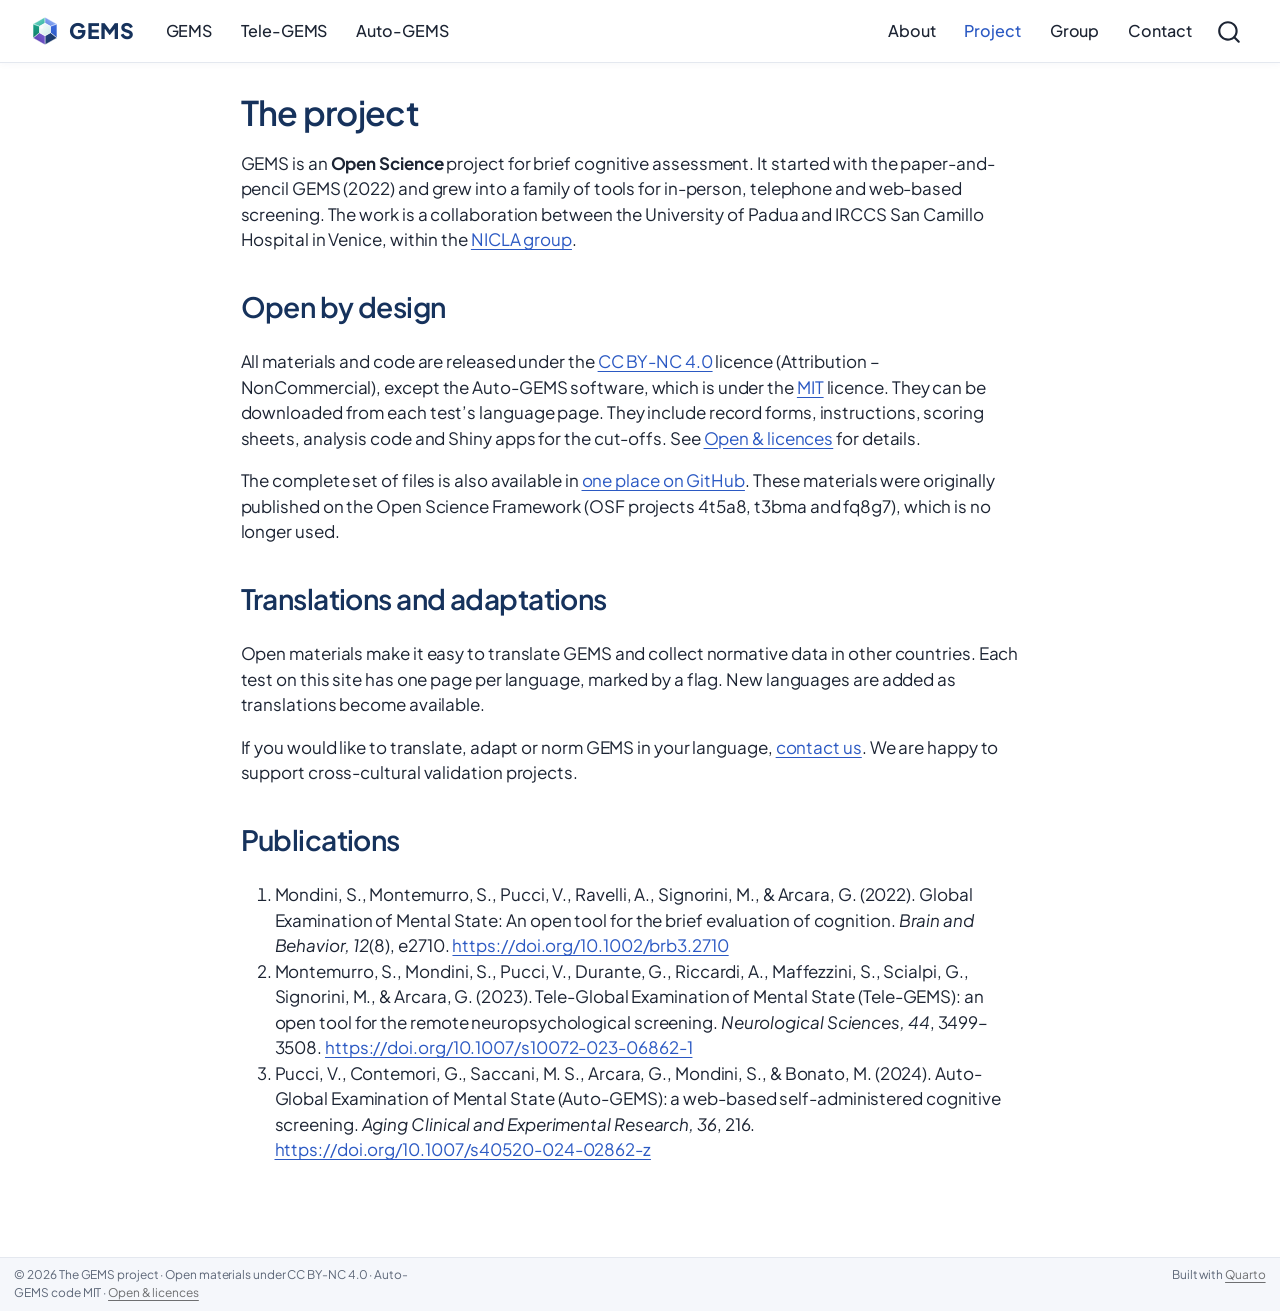
<file: project.html>
<!DOCTYPE html>
<html xmlns="http://www.w3.org/1999/xhtml" lang="en" xml:lang="en"><head>

<meta charset="utf-8">
<meta name="generator" content="quarto-1.11.9">

<meta name="viewport" content="width=device-width, initial-scale=1.0, user-scalable=yes">


<title>The project – GEMS</title>
<style>
/* Default styles provided by pandoc.
** See https://pandoc.org/MANUAL.html#variables-for-html for config info.
*/
span.smallcaps{font-variant: small-caps;}
div.columns{display: flex; gap: 1.5em;}
div.column{flex: auto;}
@media screen {
div.columns{gap: min(4vw, 1.5em);}
div.column{overflow-x: auto;}
}
div.hanging-indent{margin-left: 1.5em; text-indent: -1.5em;}
ul.task-list{list-style: none;}
ul.task-list li input[type="checkbox"] {
  width: 0.8em;
  margin: 0 0.8em 0.2em -1em; /* quarto-specific, see https://github.com/quarto-dev/quarto-cli/issues/4556 */ 
  vertical-align: middle;
}
</style>


<script src="site_libs/quarto-nav/quarto-nav.js"></script>
<script src="site_libs/quarto-nav/headroom.min.js"></script>
<script src="site_libs/clipboard/clipboard.min.js"></script>
<script src="site_libs/quarto-search/autocomplete.umd.js"></script>
<script src="site_libs/quarto-search/fuse.min.js"></script>
<script src="site_libs/quarto-search/quarto-search.js"></script>
<meta name="quarto:offset" content="./">
<link href="./images/gems-logo.svg" rel="icon" type="image/svg+xml">
<script src="site_libs/quarto-html/quarto.js" type="module"></script>
<script src="site_libs/quarto-html/tabsets/tabsets.js" type="module"></script>
<script src="site_libs/quarto-html/scrollable-regions/scrollable-regions.js" type="module"></script>
<script src="site_libs/quarto-html/popper.min.js"></script>
<script src="site_libs/quarto-html/tippy.umd.min.js"></script>
<script src="site_libs/quarto-html/anchor.min.js"></script>
<link href="site_libs/quarto-html/tippy.css" rel="stylesheet">
<link href="site_libs/quarto-html/quarto-syntax-highlighting-63b5708e65d6cd79cd7618c58d0c21e7.css" rel="stylesheet" id="quarto-text-highlighting-styles">
<script src="site_libs/bootstrap/bootstrap.min.js"></script>
<link href="site_libs/bootstrap/bootstrap-icons.css" rel="stylesheet">
<link href="site_libs/bootstrap/bootstrap-f2b9cbc46ce4dcbc9a0c5ba9466188e4.min.css" rel="stylesheet" append-hash="true" id="quarto-bootstrap" data-mode="light">
<script id="quarto-search-options" type="application/json">{
  "location": "navbar",
  "copy-button": false,
  "collapse-after": 3,
  "panel-placement": "end",
  "type": "overlay",
  "limit": 50,
  "keyboard-shortcut": [
    "f",
    "/",
    "s"
  ],
  "show-item-context": false,
  "language": {
    "search-no-results-text": "No results",
    "search-matching-documents-text": "matching documents",
    "search-copy-link-title": "Copy link to search",
    "search-hide-matches-text": "Hide additional matches",
    "search-more-match-text": "more match in this document",
    "search-more-matches-text": "more matches in this document",
    "search-clear-button-title": "Clear",
    "search-text-placeholder": "",
    "search-detached-cancel-button-title": "Cancel",
    "search-submit-button-title": "Submit",
    "search-label": "Search"
  }
}</script>
<style>html{ scroll-behavior: smooth; }</style>
<link rel="preconnect" href="https://fonts.googleapis.com">
<link rel="preconnect" href="https://fonts.gstatic.com" crossorigin="">
<link href="https://fonts.googleapis.com/css2?family=Plus+Jakarta+Sans:wght@400;500;600;700;800&amp;display=swap" rel="stylesheet">


</head>

<body class="nav-fixed fullcontent quarto-light"><a id="quarto-skip-link" class="visually-hidden-focusable" href="#quarto-document-content">Skip to main content</a>

<div id="quarto-search-results"></div>
  <header id="quarto-header" class="headroom fixed-top">
    <nav class="navbar navbar-expand-lg " data-bs-theme="dark" aria-label="Site">
      <div class="navbar-container container-fluid">
      <div class="navbar-brand-container mx-auto">
    <a href="./index.html" class="navbar-brand navbar-brand-logo">
    <img src="./images/gems-logo.svg" alt="" class="navbar-logo light-content">
    <img src="./images/gems-logo.svg" alt="" class="navbar-logo dark-content">
    </a>
    <a class="navbar-brand" href="./index.html">
    <span class="navbar-title">GEMS</span>
    </a>
  </div>
          <button class="navbar-toggler" type="button" data-bs-toggle="collapse" data-bs-target="#navbarCollapse" aria-controls="navbarCollapse" aria-expanded="false" aria-label="Toggle navigation" onclick="if (window.quartoToggleHeadroom) { window.quartoToggleHeadroom(); }">
  <span class="navbar-toggler-icon"></span>
</button>
          <div class="collapse navbar-collapse" id="navbarCollapse">
            <ul class="navbar-nav navbar-nav-scroll me-auto">
  <li class="nav-item">
    <a class="nav-link" href="./tests/gems/index.html"> 
<span class="menu-text">GEMS</span></a>
  </li>  
  <li class="nav-item">
    <a class="nav-link" href="./tests/tele-gems/index.html"> 
<span class="menu-text">Tele-GEMS</span></a>
  </li>  
  <li class="nav-item">
    <a class="nav-link" href="./tests/auto-gems/index.html"> 
<span class="menu-text">Auto-GEMS</span></a>
  </li>  
</ul>
            <ul class="navbar-nav navbar-nav-scroll ms-auto">
  <li class="nav-item">
    <a class="nav-link" href="./about.html"> 
<span class="menu-text">About</span></a>
  </li>  
  <li class="nav-item">
    <a class="nav-link active" href="./project.html" aria-current="page"> 
<span class="menu-text">Project</span></a>
  </li>  
  <li class="nav-item">
    <a class="nav-link" href="./group.html"> 
<span class="menu-text">Group</span></a>
  </li>  
  <li class="nav-item">
    <a class="nav-link" href="./contact.html"> 
<span class="menu-text">Contact</span></a>
  </li>  
</ul>
          </div> <!-- /navcollapse -->
            <div class="quarto-navbar-tools">
</div>
            <div id="quarto-search" class="" title="Search"></div>
      </div> <!-- /container-fluid -->
    </nav>
</header>
<!-- content -->
<div id="quarto-content" class="quarto-container page-columns page-rows-contents page-layout-article page-navbar">
<!-- sidebar -->
<!-- margin-sidebar -->
    
<!-- main -->
<main class="content" id="quarto-document-content" tabindex="-1">

<header id="title-block-header" class="quarto-title-block default">
<div class="quarto-title">
<h1 class="title">The project</h1>
</div>



<div class="quarto-title-meta">

    
  
    
  </div>
  


</header>


<div class="prose">
<p>GEMS is an <strong>Open Science</strong> project for brief cognitive assessment. It started with the paper-and-pencil GEMS (2022) and grew into a family of tools for in-person, telephone and web-based screening. The work is a collaboration between the University of Padua and IRCCS San Camillo Hospital in Venice, within the <a href="https://nicla-group.github.io/">NICLA group</a>.</p>
<section id="open-by-design" class="level2">
<h2 class="anchored" data-anchor-id="open-by-design">Open by design</h2>
<p>All materials and code are released under the <a href="https://creativecommons.org/licenses/by-nc/4.0/">CC BY-NC 4.0</a> licence (Attribution – NonCommercial), except the Auto-GEMS software, which is under the <a href="https://opensource.org/license/mit">MIT</a> licence. They can be downloaded from each test’s language page. They include record forms, instructions, scoring sheets, analysis code and Shiny apps for the cut-offs. See <a href="./open.html">Open &amp; licences</a> for details.</p>
<p>The complete set of files is also available in <a href="https://github.com/giorgioarcara/gems-tests/releases/tag/materials-v1">one place on GitHub</a>. These materials were originally published on the Open Science Framework (OSF projects 4t5a8, t3bma and fq8g7), which is no longer used.</p>
</section>
<section id="translations-and-adaptations" class="level2">
<h2 class="anchored" data-anchor-id="translations-and-adaptations">Translations and adaptations</h2>
<p>Open materials make it easy to translate GEMS and collect normative data in other countries. Each test on this site has one page per language, marked by a flag. New languages are added as translations become available.</p>
<p>If you would like to translate, adapt or norm GEMS in your language, <a href="./contact.html">contact us</a>. We are happy to support cross-cultural validation projects.</p>
</section>
<section id="publications" class="level2">
<h2 class="anchored" data-anchor-id="publications">Publications</h2>
<ol type="1">
<li>Mondini, S., Montemurro, S., Pucci, V., Ravelli, A., Signorini, M., &amp; Arcara, G. (2022). Global Examination of Mental State: An open tool for the brief evaluation of cognition. <em>Brain and Behavior, 12</em>(8), e2710. <a href="https://doi.org/10.1002/brb3.2710" class="uri">https://doi.org/10.1002/brb3.2710</a></li>
<li>Montemurro, S., Mondini, S., Pucci, V., Durante, G., Riccardi, A., Maffezzini, S., Scialpi, G., Signorini, M., &amp; Arcara, G. (2023). Tele-Global Examination of Mental State (Tele-GEMS): an open tool for the remote neuropsychological screening. <em>Neurological Sciences, 44</em>, 3499–3508. <a href="https://doi.org/10.1007/s10072-023-06862-1" class="uri">https://doi.org/10.1007/s10072-023-06862-1</a></li>
<li>Pucci, V., Contemori, G., Saccani, M. S., Arcara, G., Mondini, S., &amp; Bonato, M. (2024). Auto-Global Examination of Mental State (Auto-GEMS): a web-based self-administered cognitive screening. <em>Aging Clinical and Experimental Research, 36</em>, 216. <a href="https://doi.org/10.1007/s40520-024-02862-z" class="uri">https://doi.org/10.1007/s40520-024-02862-z</a></li>
</ol>
</section>
</div>



</main> <!-- /main -->
<script id="quarto-html-after-body" type="application/javascript">
  window.document.addEventListener("DOMContentLoaded", function (event) {
    const icon = "";
    const anchorJS = new window.AnchorJS();
    anchorJS.options = {
      placement: 'right',
      icon: icon
    };
    anchorJS.add('.anchored');
    const isCodeAnnotation = (el) => {
      for (const clz of el.classList) {
        if (clz.startsWith('code-annotation-')) {                     
          return true;
        }
      }
      return false;
    }
    const onCopySuccess = function(e) {
      // button target
      const button = e.trigger;
      // don't keep focus
      button.blur();
      // flash "checked"
      button.classList.add('code-copy-button-checked');
      var currentTitle = button.getAttribute("title");
      button.setAttribute("title", "Copied!");
      let tooltip;
      if (window.bootstrap) {
        button.setAttribute("data-bs-toggle", "tooltip");
        button.setAttribute("data-bs-placement", "left");
        button.setAttribute("data-bs-title", "Copied!");
        tooltip = new bootstrap.Tooltip(button, 
          { trigger: "manual", 
            customClass: "code-copy-button-tooltip",
            offset: [0, -8]});
        tooltip.show();    
      }
      setTimeout(function() {
        if (tooltip) {
          tooltip.hide();
          button.removeAttribute("data-bs-title");
          button.removeAttribute("data-bs-toggle");
          button.removeAttribute("data-bs-placement");
        }
        button.setAttribute("title", currentTitle);
        button.classList.remove('code-copy-button-checked');
      }, 1000);
      // clear code selection
      e.clearSelection();
    }
    const getTextToCopy = function(trigger) {
      const outerScaffold = trigger.parentElement.cloneNode(true);
      const codeEl = outerScaffold.querySelector('code');
      for (const childEl of codeEl.children) {
        if (isCodeAnnotation(childEl)) {
          childEl.remove();
        }
      }
      return codeEl.innerText;
    }
    const clipboard = new window.ClipboardJS('.code-copy-button:not([data-in-quarto-modal])', {
      text: getTextToCopy
    });
    clipboard.on('success', onCopySuccess);
    if (window.document.getElementById('quarto-embedded-source-code-modal')) {
      const clipboardModal = new window.ClipboardJS('.code-copy-button[data-in-quarto-modal]', {
        text: getTextToCopy,
        container: window.document.getElementById('quarto-embedded-source-code-modal')
      });
      clipboardModal.on('success', onCopySuccess);
    }
      var localhostRegex = new RegExp(/^(?:http|https):\/\/localhost\:?[0-9]*\//);
      var mailtoRegex = new RegExp(/^mailto:/);
        var filterRegex = new RegExp("https:\/\/giorgioarcara\.github\.io\/gems-tests\/");
      const newWindowLabel = "(opens in a new tab)";
      const newWindowNoteId = "quarto-ext-newwindow-label";
      // Links reference one hidden label through aria-describedby, so the
      // announcement never changes their accessible name.
      var describeNewWindow = (link) => {
        if (!window.document.getElementById(newWindowNoteId)) {
          var newWindowNote = window.document.createElement("span");
          newWindowNote.id = newWindowNoteId;
          newWindowNote.hidden = true;
          newWindowNote.textContent = newWindowLabel;
          window.document.body.appendChild(newWindowNote);
        }
        var describedBy = (link.getAttribute("aria-describedby") || "").split(/\s+/).filter(Boolean);
        if (!describedBy.includes(newWindowNoteId)) {
          describedBy.push(newWindowNoteId);
          link.setAttribute("aria-describedby", describedBy.join(" "));
        }
      }
      var isInternal = (href) => {
          return filterRegex.test(href) || localhostRegex.test(href) || mailtoRegex.test(href);
      }
      // Inspect non-navigation links and adorn them if external
      window.quartoDecorateExternalLinks = function (root) {
     var links = (root || window.document).querySelectorAll('a[href]:not(.nav-link):not(.navbar-brand):not(.toc-action):not(.sidebar-link):not(.sidebar-item-toggle):not(.pagination-link):not(.no-external):not([aria-hidden]):not(.dropdown-item):not(.quarto-navigation-tool):not(.about-link)');
      for (var i=0; i<links.length; i++) {
        const link = links[i];
        if (!isInternal(link.href)) {
          // undo the damage that might have been done by quarto-nav.js in the case of
          // links that we want to consider external
          if (link.dataset.originalHref !== undefined) {
            link.href = link.dataset.originalHref;
          }
            // target, if specified
            link.setAttribute("target", "_blank");
            if (link.getAttribute("rel") === null) {
              link.setAttribute("rel", "noopener");
            }
            describeNewWindow(link);
          if (!link.classList.contains('no-external-icon')) {
          }
        }
      }
      };
      window.quartoDecorateExternalLinks(window.document);
    // Esc closes the popup (WCAG 1.4.13) and focus leaving both trigger and
    // popup closes it (WCAG 2.4.11); tippy handles neither for interactive popups.
    const hideOnEscAndFocusOut = {
      name: 'hideOnEscAndFocusOut',
      defaultValue: true,
      fn(instance) {
        const dismiss = () => {
          // A show scheduled by the trigger delay would otherwise reopen it
          instance.clearDelayTimeouts();
          instance.hide();
        };
        const onKeyDown = (event) => {
          if (event.key !== 'Escape') {
            return;
          }
          // Keep Esc from also reaching page handlers (e.g. reveal.js overview),
          // except an open reveal.js slide menu, which Esc should close too.
          // The menu handles keys only when its keyboard option is on.
          const menuHandlesEsc = window.Reveal?.getPlugin?.('menu')?.isOpen() &&
            window.Reveal.getConfig().menu?.keyboard !== false;
          if (!menuHandlesEsc) {
            event.stopPropagation();
          }
          if (instance.popper.contains(window.document.activeElement)) {
            // Disabled while refocusing so the focus trigger does not reopen it
            instance.disable();
            instance.reference.focus();
            instance.enable();
          }
          dismiss();
        };
        const onFocusOut = (event) => {
          const target = event.relatedTarget;
          if (target && !instance.reference.contains(target) &&
              !instance.popper.contains(target)) {
            dismiss();
          }
        };
        // On the trigger too: a click trigger (code-annotations: select) has no
        // blur handling. Attached for the instance's lifetime so leaving the
        // trigger also cancels a show still pending on the trigger delay.
        instance.reference.addEventListener('focusout', onFocusOut);
        return {
          onShow() {
            window.document.addEventListener('keydown', onKeyDown, true);
            instance.popper.addEventListener('focusout', onFocusOut);
          },
          onHide() {
            window.document.removeEventListener('keydown', onKeyDown, true);
            instance.popper.removeEventListener('focusout', onFocusOut);
          },
          onDestroy() {
            instance.reference.removeEventListener('focusout', onFocusOut);
          },
        };
      },
    };
    function tippyHover(el, contentFn, onTriggerFn, onUntriggerFn) {
      const config = {
        allowHTML: true,
        maxWidth: 500,
        delay: 100,
        arrow: false,
        appendTo: function(el) {
            return el.parentElement;
        },
        interactive: true,
        interactiveBorder: 10,
        theme: 'quarto',
        placement: 'bottom-start',
        plugins: [hideOnEscAndFocusOut],
      };
      if (contentFn) {
        config.content = contentFn;
      }
      if (onTriggerFn) {
        config.onTrigger = onTriggerFn;
      }
      if (onUntriggerFn) {
        config.onUntrigger = onUntriggerFn;
      }
      window.tippy(el, config); 
    }
    const noterefs = window.document.querySelectorAll('a[role="doc-noteref"]');
    for (var i=0; i<noterefs.length; i++) {
      const ref = noterefs[i];
      tippyHover(ref, function() {
        // use id or data attribute instead here
        let href = ref.getAttribute('data-footnote-href') || ref.getAttribute('href');
        try { href = new URL(href).hash; } catch {}
        const id = href.replace(/^#\/?/, "");
        const note = window.document.getElementById(id);
        if (note) {
          return note.innerHTML;
        } else {
          return "";
        }
      });
    }
    const xrefs = window.document.querySelectorAll('a.quarto-xref');
    const processXRef = (id, note) => {
      // Strip column container classes
      const stripColumnClz = (el) => {
        el.classList.remove("page-full", "page-columns");
        if (el.children) {
          for (const child of el.children) {
            stripColumnClz(child);
          }
        }
      }
      stripColumnClz(note)
      if (id === null || id.startsWith('sec-')) {
        // Special case sections, only their first couple elements
        const container = document.createElement("div");
        if (note.children && note.children.length > 2) {
          container.appendChild(note.children[0].cloneNode(true));
          for (let i = 1; i < note.children.length; i++) {
            const child = note.children[i];
            if (child.tagName === "P" && child.innerText === "") {
              continue;
            } else {
              container.appendChild(child.cloneNode(true));
              break;
            }
          }
          if (window.Quarto?.typesetMath) {
            window.Quarto.typesetMath(container);
          }
          return container.innerHTML
        } else {
          if (window.Quarto?.typesetMath) {
            window.Quarto.typesetMath(note);
          }
          return note.innerHTML;
        }
      } else {
        // Remove any anchor links if they are present
        const anchorLink = note.querySelector('a.anchorjs-link');
        if (anchorLink) {
          anchorLink.remove();
        }
        if (window.Quarto?.typesetMath) {
          window.Quarto.typesetMath(note);
        }
        if (note.classList.contains("callout")) {
          return note.outerHTML;
        } else {
          return note.innerHTML;
        }
      }
    }
    for (var i=0; i<xrefs.length; i++) {
      const xref = xrefs[i];
      tippyHover(xref, undefined, function(instance) {
        instance.disable();
        let url = xref.getAttribute('href');
        let hash = undefined; 
        if (url.startsWith('#')) {
          hash = url;
        } else {
          try { hash = new URL(url).hash; } catch {}
        }
        if (hash) {
          const id = hash.replace(/^#\/?/, "");
          const note = window.document.getElementById(id);
          if (note !== null) {
            try {
              const html = processXRef(id, note.cloneNode(true));
              instance.setContent(html);
            } finally {
              instance.enable();
              instance.show();
            }
          } else {
            // See if we can fetch this
            fetch(url.split('#')[0])
            .then(res => res.text())
            .then(html => {
              const parser = new DOMParser();
              const htmlDoc = parser.parseFromString(html, "text/html");
              const note = htmlDoc.getElementById(id);
              if (note !== null) {
                const html = processXRef(id, note);
                instance.setContent(html);
              } 
            }).finally(() => {
              instance.enable();
              instance.show();
            });
          }
        } else {
          // See if we can fetch a full url (with no hash to target)
          // This is a special case and we should probably do some content thinning / targeting
          fetch(url)
          .then(res => res.text())
          .then(html => {
            const parser = new DOMParser();
            const htmlDoc = parser.parseFromString(html, "text/html");
            const note = htmlDoc.querySelector('main.content');
            if (note !== null) {
              // This should only happen for chapter cross references
              // (since there is no id in the URL)
              // remove the first header
              if (note.children.length > 0 && note.children[0].tagName === "HEADER") {
                note.children[0].remove();
              }
              const html = processXRef(null, note);
              instance.setContent(html);
            } 
          }).finally(() => {
            instance.enable();
            instance.show();
          });
        }
      }, function(instance) {
      });
    }
        let selectedAnnoteEl;
        const selectorForAnnotation = ( cell, annotation) => {
          let cellAttr = 'data-code-cell="' + cell + '"';
          let lineAttr = 'data-code-annotation="' +  annotation + '"';
          const selector = 'span[' + cellAttr + '][' + lineAttr + ']';
          return selector;
        }
        const selectCodeLines = (annoteEl) => {
          const doc = window.document;
          const targetCell = annoteEl.getAttribute("data-target-cell");
          const targetAnnotation = annoteEl.getAttribute("data-target-annotation");
          const annoteSpan = window.document.querySelector(selectorForAnnotation(targetCell, targetAnnotation));
          const lines = annoteSpan.getAttribute("data-code-lines").split(",");
          const lineIds = lines.map((line) => {
            return targetCell + "-" + line;
          })
          // Each band is positioned against its own containing block, which is
          // not the offsetParent of the lines, so place it from client rects.
          const placeBand = (band, firstEl, lastEl, codeBlock) => {
            const container = band.offsetParent;
            if (container === null) {
              return;
            }
            const containerRect = container.getBoundingClientRect();
            // Reveal.js scales slides with a transform, so convert client
            // pixels back to the CSS pixels of the container.
            const scale = containerRect.height / container.offsetHeight || 1;
            const firstRect = firstEl.getBoundingClientRect();
            const lastRect = lastEl.getBoundingClientRect();
            const top = (firstRect.top - containerRect.top) / scale - container.clientTop + container.scrollTop;
            const height = (lastRect.bottom - firstRect.top) / scale;
            band.style.top = top - 2 + "px";
            band.style.height = height + 4 + "px";
            if (codeBlock) {
              // Without the copy button wrapper, the containing block is wider
              // than the code block, so span the code block explicitly.
              const blockRect = codeBlock.getBoundingClientRect();
              band.style.left = (blockRect.left - containerRect.left) / scale - container.clientLeft + container.scrollLeft + "px";
              band.style.width = blockRect.width / scale + "px";
            }
          };
          if (lineIds.length > 0) {
            const el = window.document.getElementById(lineIds[0]);
            const lastEl = window.document.getElementById(lineIds[lineIds.length - 1]);
            const parent = el.parentElement.parentElement;
            // cook up a div (if necessary) and position it
            let div = window.document.getElementById("code-annotation-line-highlight");
            if (div === null) {
              div = window.document.createElement("div");
              div.setAttribute("id", "code-annotation-line-highlight");
              div.style.position = 'absolute';
              parent.appendChild(div);
            }
            placeBand(div, el, lastEl, parent.closest("div.sourceCode") || parent);
            let gutterDiv = window.document.getElementById("code-annotation-line-highlight-gutter");
            if (gutterDiv === null) {
              gutterDiv = window.document.createElement("div");
              gutterDiv.setAttribute("id", "code-annotation-line-highlight-gutter");
              gutterDiv.style.position = 'absolute';
              const codeCell = window.document.getElementById(targetCell);
              const gutter = codeCell.querySelector('.code-annotation-gutter');
              gutter.appendChild(gutterDiv);
            }
            placeBand(gutterDiv, el, lastEl);
            selectedAnnoteEl = annoteEl;
          }
        };
        const unselectCodeLines = () => {
          const elementsIds = ["code-annotation-line-highlight", "code-annotation-line-highlight-gutter"];
          elementsIds.forEach((elId) => {
            const div = window.document.getElementById(elId);
            if (div) {
              div.remove();
            }
          });
          selectedAnnoteEl = undefined;
        };
          // Handle positioning of the toggle
      window.addEventListener(
        "resize",
        throttle(() => {
          elRect = undefined;
          if (selectedAnnoteEl) {
            selectCodeLines(selectedAnnoteEl);
          }
        }, 10)
      );
      function throttle(fn, ms) {
      let throttle = false;
      let timer;
        return (...args) => {
          if(!throttle) { // first call gets through
              fn.apply(this, args);
              throttle = true;
          } else { // all the others get throttled
              if(timer) clearTimeout(timer); // cancel #2
              timer = setTimeout(() => {
                fn.apply(this, args);
                timer = throttle = false;
              }, ms);
          }
        };
      }
        // Attach click handler to the DT
        const annoteDls = window.document.querySelectorAll('dt[data-target-cell]');
        for (const annoteDlNode of annoteDls) {
          annoteDlNode.addEventListener('click', (event) => {
            const clickedEl = event.target;
            if (clickedEl !== selectedAnnoteEl) {
              unselectCodeLines();
              const activeEl = window.document.querySelector('dt[data-target-cell].code-annotation-active');
              if (activeEl) {
                activeEl.classList.remove('code-annotation-active');
              }
              selectCodeLines(clickedEl);
              clickedEl.classList.add('code-annotation-active');
            } else {
              // Unselect the line
              unselectCodeLines();
              clickedEl.classList.remove('code-annotation-active');
            }
          });
        }
    const findCites = (el) => {
      const parentEl = el.parentElement;
      if (parentEl) {
        const cites = parentEl.dataset.cites;
        if (cites) {
          return {
            el,
            cites: cites.split(' ')
          };
        } else {
          return findCites(el.parentElement)
        }
      } else {
        return undefined;
      }
    };
    var bibliorefs = window.document.querySelectorAll('a[role="doc-biblioref"]');
    for (var i=0; i<bibliorefs.length; i++) {
      const ref = bibliorefs[i];
      const citeInfo = findCites(ref);
      if (citeInfo) {
        tippyHover(citeInfo.el, function() {
          var popup = window.document.createElement('div');
          citeInfo.cites.forEach(function(cite) {
            var citeDiv = window.document.createElement('div');
            citeDiv.classList.add('hanging-indent');
            citeDiv.classList.add('csl-entry');
            var biblioDiv = window.document.getElementById('ref-' + cite);
            if (biblioDiv) {
              citeDiv.innerHTML = biblioDiv.innerHTML;
            }
            popup.appendChild(citeDiv);
          });
          return popup.innerHTML;
        });
      }
    }
  });
  </script>
  <script type="application/javascript">
  window.quartoScrollableRegionsLabels = {"code":"Scrollable code","output":"Scrollable output"};
  </script>
</div> <!-- /content -->
<footer class="footer">
  <div class="nav-footer">
    <div class="nav-footer-left">
<p>© 2026 The GEMS project · Open materials under CC BY-NC 4.0 · Auto-GEMS code MIT · <a href="./open.html">Open &amp; licences</a></p>
</div>   
    <div class="nav-footer-center">
      &nbsp;
    </div>
    <div class="nav-footer-right">
<p>Built with <a href="https://quarto.org">Quarto</a></p>
</div>
  </div>
</footer>




<script src="site_libs/quarto-html/zenscroll-min.js"></script>
</body></html>
</file>
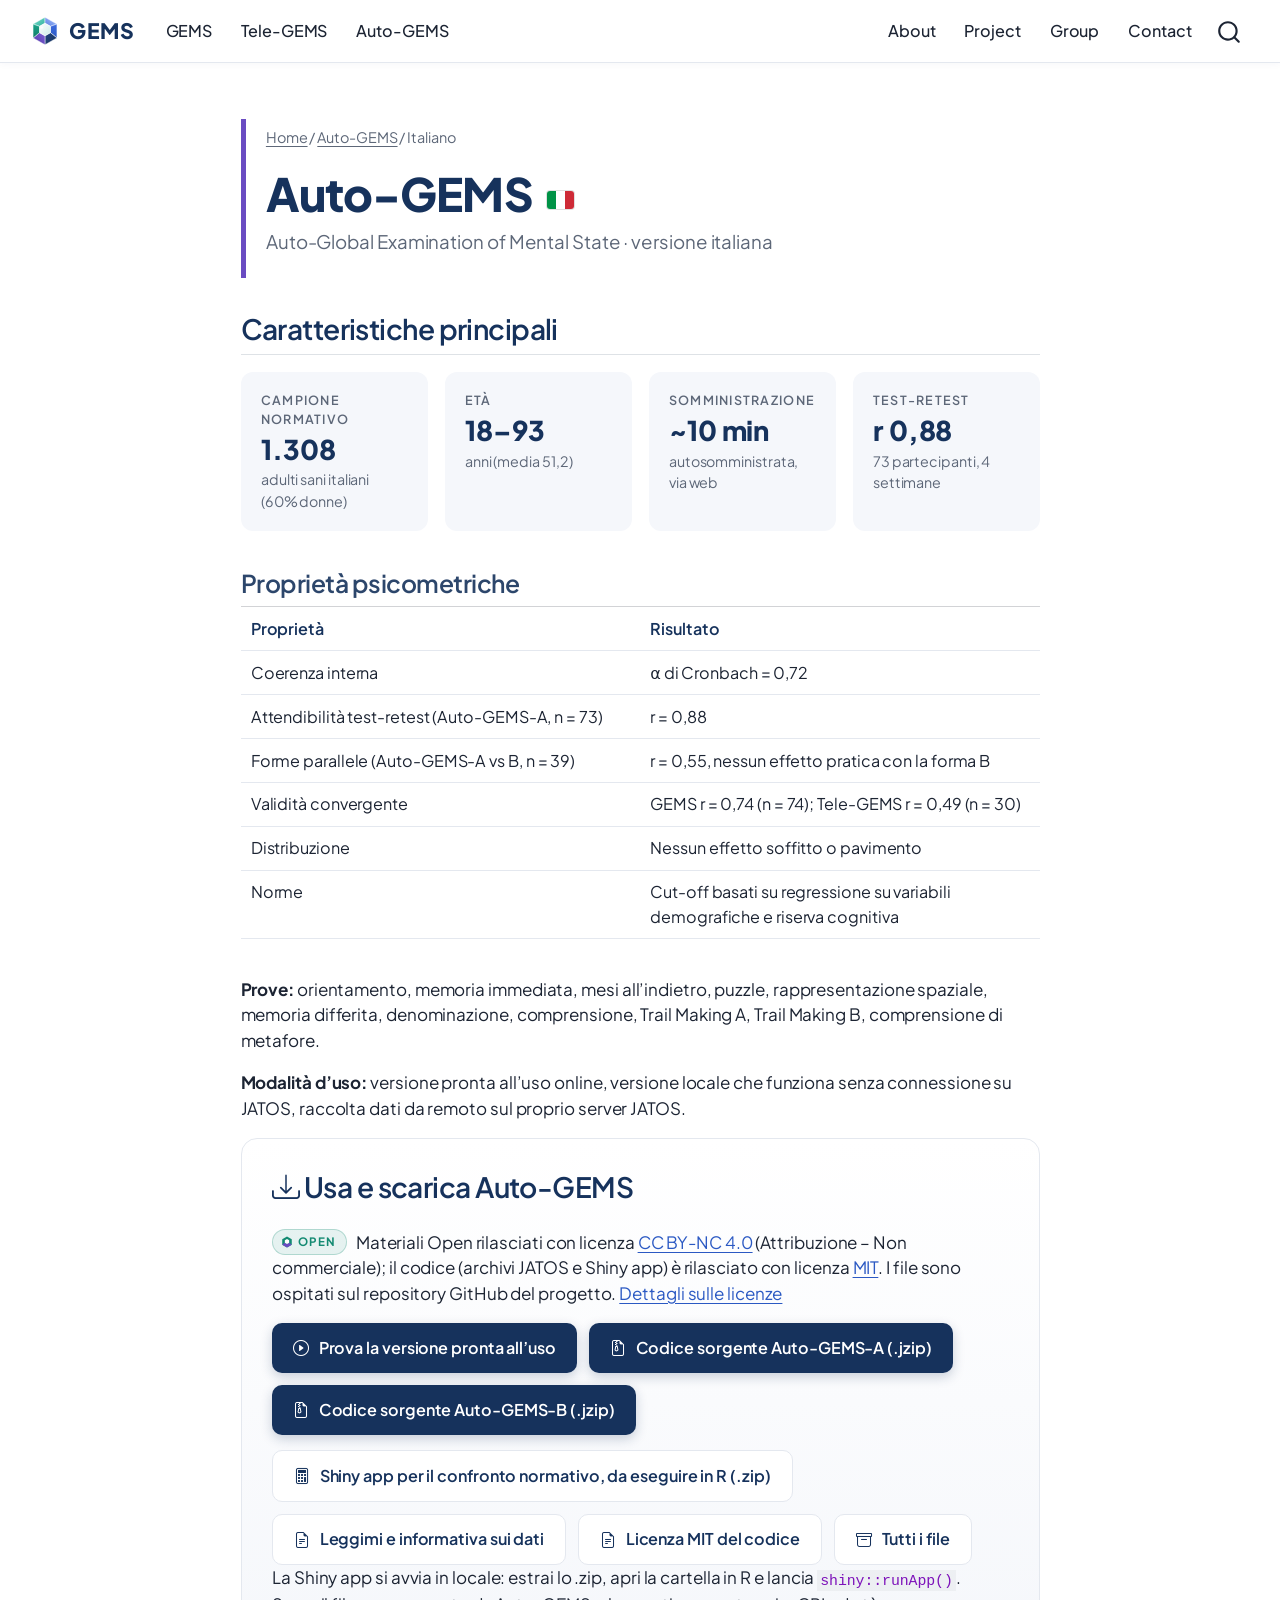
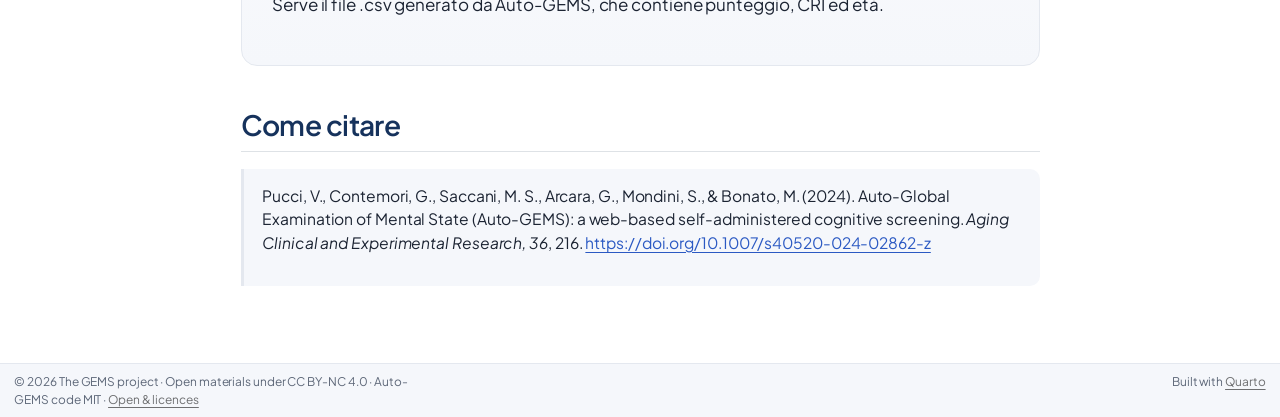
<file: tests/auto-gems/it.html>
<!DOCTYPE html>
<html xmlns="http://www.w3.org/1999/xhtml" lang="it" xml:lang="it"><head>

<meta charset="utf-8">
<meta name="generator" content="quarto-1.11.9">

<meta name="viewport" content="width=device-width, initial-scale=1.0, user-scalable=yes">


<title>Auto-GEMS · Italiano – GEMS</title>
<style>
/* Default styles provided by pandoc.
** See https://pandoc.org/MANUAL.html#variables-for-html for config info.
*/
span.smallcaps{font-variant: small-caps;}
div.columns{display: flex; gap: 1.5em;}
div.column{flex: auto;}
@media screen {
div.columns{gap: min(4vw, 1.5em);}
div.column{overflow-x: auto;}
}
div.hanging-indent{margin-left: 1.5em; text-indent: -1.5em;}
ul.task-list{list-style: none;}
ul.task-list li input[type="checkbox"] {
  width: 0.8em;
  margin: 0 0.8em 0.2em -1em; /* quarto-specific, see https://github.com/quarto-dev/quarto-cli/issues/4556 */ 
  vertical-align: middle;
}
</style>


<script src="../../site_libs/quarto-nav/quarto-nav.js"></script>
<script src="../../site_libs/quarto-nav/headroom.min.js"></script>
<script src="../../site_libs/clipboard/clipboard.min.js"></script>
<script src="../../site_libs/quarto-search/autocomplete.umd.js"></script>
<script src="../../site_libs/quarto-search/fuse.min.js"></script>
<script src="../../site_libs/quarto-search/quarto-search.js"></script>
<meta name="quarto:offset" content="../../">
<link href="../../images/gems-logo.svg" rel="icon" type="image/svg+xml">
<script src="../../site_libs/quarto-html/quarto.js" type="module"></script>
<script src="../../site_libs/quarto-html/tabsets/tabsets.js" type="module"></script>
<script src="../../site_libs/quarto-html/scrollable-regions/scrollable-regions.js" type="module"></script>
<script src="../../site_libs/quarto-html/popper.min.js"></script>
<script src="../../site_libs/quarto-html/tippy.umd.min.js"></script>
<script src="../../site_libs/quarto-html/anchor.min.js"></script>
<link href="../../site_libs/quarto-html/tippy.css" rel="stylesheet">
<link href="../../site_libs/quarto-html/quarto-syntax-highlighting-63b5708e65d6cd79cd7618c58d0c21e7.css" rel="stylesheet" id="quarto-text-highlighting-styles">
<script src="../../site_libs/bootstrap/bootstrap.min.js"></script>
<link href="../../site_libs/bootstrap/bootstrap-icons.css" rel="stylesheet">
<link href="../../site_libs/bootstrap/bootstrap-f2b9cbc46ce4dcbc9a0c5ba9466188e4.min.css" rel="stylesheet" append-hash="true" id="quarto-bootstrap" data-mode="light">
<script id="quarto-search-options" type="application/json">{
  "location": "navbar",
  "copy-button": false,
  "collapse-after": 3,
  "panel-placement": "end",
  "type": "overlay",
  "limit": 50,
  "keyboard-shortcut": [
    "f",
    "/",
    "s"
  ],
  "show-item-context": false,
  "language": {
    "search-no-results-text": "Nessun risultato",
    "search-matching-documents-text": "documenti trovati",
    "search-copy-link-title": "Copiare il link nella ricerca",
    "search-hide-matches-text": "Nascondere i risultati aggiuntivi",
    "search-more-match-text": "ci sono altri risultati in questo documento",
    "search-more-matches-text": "ulteriori risultati in questo documento",
    "search-clear-button-title": "Pulire",
    "search-text-placeholder": "",
    "search-detached-cancel-button-title": "Cancellare",
    "search-submit-button-title": "Inviare",
    "search-label": "Ricerca"
  }
}</script>
<style>html{ scroll-behavior: smooth; }</style>
<link rel="preconnect" href="https://fonts.googleapis.com">
<link rel="preconnect" href="https://fonts.gstatic.com" crossorigin="">
<link href="https://fonts.googleapis.com/css2?family=Plus+Jakarta+Sans:wght@400;500;600;700;800&amp;display=swap" rel="stylesheet">


</head>

<body class="nav-fixed fullcontent quarto-light"><a id="quarto-skip-link" class="visually-hidden-focusable" href="#quarto-document-content">Vai al contenuto principale</a>

<div id="quarto-search-results"></div>
  <header id="quarto-header" class="headroom fixed-top">
    <nav class="navbar navbar-expand-lg " data-bs-theme="dark" aria-label="Sito web">
      <div class="navbar-container container-fluid">
      <div class="navbar-brand-container mx-auto">
    <a href="../../index.html" class="navbar-brand navbar-brand-logo">
    <img src="../../images/gems-logo.svg" alt="" class="navbar-logo light-content">
    <img src="../../images/gems-logo.svg" alt="" class="navbar-logo dark-content">
    </a>
    <a class="navbar-brand" href="../../index.html">
    <span class="navbar-title">GEMS</span>
    </a>
  </div>
          <button class="navbar-toggler" type="button" data-bs-toggle="collapse" data-bs-target="#navbarCollapse" aria-controls="navbarCollapse" aria-expanded="false" aria-label="Attiva/disattiva la navigazione" onclick="if (window.quartoToggleHeadroom) { window.quartoToggleHeadroom(); }">
  <span class="navbar-toggler-icon"></span>
</button>
          <div class="collapse navbar-collapse" id="navbarCollapse">
            <ul class="navbar-nav navbar-nav-scroll me-auto">
  <li class="nav-item">
    <a class="nav-link" href="../../tests/gems/index.html"> 
<span class="menu-text">GEMS</span></a>
  </li>  
  <li class="nav-item">
    <a class="nav-link" href="../../tests/tele-gems/index.html"> 
<span class="menu-text">Tele-GEMS</span></a>
  </li>  
  <li class="nav-item">
    <a class="nav-link" href="../../tests/auto-gems/index.html"> 
<span class="menu-text">Auto-GEMS</span></a>
  </li>  
</ul>
            <ul class="navbar-nav navbar-nav-scroll ms-auto">
  <li class="nav-item">
    <a class="nav-link" href="../../about.html"> 
<span class="menu-text">About</span></a>
  </li>  
  <li class="nav-item">
    <a class="nav-link" href="../../project.html"> 
<span class="menu-text">Project</span></a>
  </li>  
  <li class="nav-item">
    <a class="nav-link" href="../../group.html"> 
<span class="menu-text">Group</span></a>
  </li>  
  <li class="nav-item">
    <a class="nav-link" href="../../contact.html"> 
<span class="menu-text">Contact</span></a>
  </li>  
</ul>
          </div> <!-- /navcollapse -->
            <div class="quarto-navbar-tools">
</div>
            <div id="quarto-search" class="" title="Ricerca"></div>
      </div> <!-- /container-fluid -->
    </nav>
</header>
<!-- content -->
<div id="quarto-content" class="quarto-container page-columns page-rows-contents page-layout-article page-navbar">
<!-- sidebar -->
<!-- margin-sidebar -->
    
<!-- main -->
<main class="content" id="quarto-document-content" tabindex="-1"><header id="title-block-header" class="quarto-title-block"></header>




<div class="page-head auto">
<p><span class="crumb"><a href="../../index.html">Home</a> / <a href="../../tests/auto-gems/index.html">Auto-GEMS</a> / Italiano</span></p>
<section id="auto-gems" class="level1">
<h1>Auto-GEMS <img class="flag" src="../../images/flags/it.svg" alt="Italiano" style="vertical-align:middle;margin-left:.4rem"></h1>
<p><span class="sub">Auto-Global Examination of Mental State · versione italiana</span></p>
</section>
</div>
<section id="caratteristiche-principali" class="level2">
<h2 class="anchored" data-anchor-id="caratteristiche-principali">Caratteristiche principali</h2>
<div class="facts">
<div class="fact">
<p><span class="fact-label">Campione normativo</span> <span class="fact-value">1.308</span> <span class="fact-note">adulti sani italiani (60% donne)</span></p>
</div>
<div class="fact">
<p><span class="fact-label">Età</span> <span class="fact-value">18–93</span> <span class="fact-note">anni (media 51,2)</span></p>
</div>
<div class="fact">
<p><span class="fact-label">Somministrazione</span> <span class="fact-value">~10 min</span> <span class="fact-note">autosomministrata, via web</span></p>
</div>
<div class="fact">
<p><span class="fact-label">Test-retest</span> <span class="fact-value">r 0,88</span> <span class="fact-note">73 partecipanti, 4 settimane</span></p>
</div>
</div>
<section id="proprietà-psicometriche" class="level3">
<h3 class="anchored" data-anchor-id="proprietà-psicometriche">Proprietà psicometriche</h3>
<table class="props caption-top table">
<colgroup>
<col style="width: 50%">
<col style="width: 50%">
</colgroup>
<thead>
<tr class="header">
<th>Proprietà</th>
<th>Risultato</th>
</tr>
</thead>
<tbody>
<tr class="odd">
<td>Coerenza interna</td>
<td>α di Cronbach = 0,72</td>
</tr>
<tr class="even">
<td>Attendibilità test-retest (Auto-GEMS-A, n = 73)</td>
<td>r = 0,88</td>
</tr>
<tr class="odd">
<td>Forme parallele (Auto-GEMS-A vs B, n = 39)</td>
<td>r = 0,55, nessun effetto pratica con la forma B</td>
</tr>
<tr class="even">
<td>Validità convergente</td>
<td>GEMS r = 0,74 (n = 74); Tele-GEMS r = 0,49 (n = 30)</td>
</tr>
<tr class="odd">
<td>Distribuzione</td>
<td>Nessun effetto soffitto o pavimento</td>
</tr>
<tr class="even">
<td>Norme</td>
<td>Cut-off basati su regressione su variabili demografiche e riserva cognitiva</td>
</tr>
</tbody>
</table>
<p><strong>Prove:</strong> orientamento, memoria immediata, mesi all’indietro, puzzle, rappresentazione spaziale, memoria differita, denominazione, comprensione, Trail Making A, Trail Making B, comprensione di metafore.</p>
<p><strong>Modalità d’uso:</strong> versione pronta all’uso online, versione locale che funziona senza connessione su JATOS, raccolta dati da remoto sul proprio server JATOS.</p>
</section>
</section>
<section id="usa-e-scarica-auto-gems" class="level2 downloads">
<h2 class="anchored" data-anchor-id="usa-e-scarica-auto-gems"><i class="bi bi-download"></i> Usa e scarica Auto-GEMS</h2>
<p><span class="hint"><span class="open-badge inline">Open</span> Materiali Open rilasciati con licenza <strong><a href="https://creativecommons.org/licenses/by-nc/4.0/deed.it">CC BY-NC 4.0</a></strong> (Attribuzione – Non commerciale); il codice (archivi JATOS e Shiny app) è rilasciato con licenza <strong><a href="https://opensource.org/license/mit">MIT</a></strong>. I file sono ospitati sul repository GitHub del progetto. <a href="../../open.html">Dettagli sulle licenze</a></span></p>
<div class="btn-row">
<p><a href="https://unipd.link/auto-GEMS" class="btn-dl"><i class="bi bi-play-circle"></i> Prova la versione pronta all’uso</a> <a href="https://github.com/giorgioarcara/gems-tests/releases/download/materials-v1/auto-gems-A-it.jzip" class="btn-dl"><i class="bi bi-file-earmark-zip"></i> Codice sorgente Auto-GEMS-A (.jzip)</a> <a href="https://github.com/giorgioarcara/gems-tests/releases/download/materials-v1/auto-gems-B-it.jzip" class="btn-dl"><i class="bi bi-file-earmark-zip"></i> Codice sorgente Auto-GEMS-B (.jzip)</a></p>
</div>
<div class="btn-row">
<p><a href="https://github.com/giorgioarcara/gems-tests/releases/download/materials-v1/auto-gems-shiny-app.zip" class="btn-ghost"><i class="bi bi-calculator"></i> Shiny app per il confronto normativo, da eseguire in R (.zip)</a> <a href="https://github.com/giorgioarcara/gems-tests/releases/download/materials-v1/auto-gems-README.txt" class="btn-ghost"><i class="bi bi-file-earmark-text"></i> Leggimi e informativa sui dati</a> <a href="https://github.com/giorgioarcara/gems-tests/releases/download/materials-v1/auto-gems-LICENSE-MIT.txt" class="btn-ghost"><i class="bi bi-file-earmark-text"></i> Licenza MIT del codice</a> <a href="https://github.com/giorgioarcara/gems-tests/releases/tag/materials-v1" class="btn-ghost"><i class="bi bi-archive"></i> Tutti i file</a></p>
</div>
<p><span class="hint">La Shiny app si avvia in locale: estrai lo .zip, apri la cartella in R e lancia <code>shiny::runApp()</code>. Serve il file .csv generato da Auto-GEMS, che contiene punteggio, CRI ed età.</span></p>
</section>
<section id="come-citare" class="level2">
<h2 class="anchored" data-anchor-id="come-citare">Come citare</h2>
<div class="cite">
<p>Pucci, V., Contemori, G., Saccani, M. S., Arcara, G., Mondini, S., &amp; Bonato, M. (2024). Auto-Global Examination of Mental State (Auto-GEMS): a web-based self-administered cognitive screening. <em>Aging Clinical and Experimental Research, 36</em>, 216. <a href="https://doi.org/10.1007/s40520-024-02862-z" class="uri">https://doi.org/10.1007/s40520-024-02862-z</a></p>
</div>


</section>

</main> <!-- /main -->
<script id="quarto-html-after-body" type="application/javascript">
  window.document.addEventListener("DOMContentLoaded", function (event) {
    const icon = "";
    const anchorJS = new window.AnchorJS();
    anchorJS.options = {
      placement: 'right',
      icon: icon
    };
    anchorJS.add('.anchored');
    const isCodeAnnotation = (el) => {
      for (const clz of el.classList) {
        if (clz.startsWith('code-annotation-')) {                     
          return true;
        }
      }
      return false;
    }
    const onCopySuccess = function(e) {
      // button target
      const button = e.trigger;
      // don't keep focus
      button.blur();
      // flash "checked"
      button.classList.add('code-copy-button-checked');
      var currentTitle = button.getAttribute("title");
      button.setAttribute("title", "Copiato!");
      let tooltip;
      if (window.bootstrap) {
        button.setAttribute("data-bs-toggle", "tooltip");
        button.setAttribute("data-bs-placement", "left");
        button.setAttribute("data-bs-title", "Copiato!");
        tooltip = new bootstrap.Tooltip(button, 
          { trigger: "manual", 
            customClass: "code-copy-button-tooltip",
            offset: [0, -8]});
        tooltip.show();    
      }
      setTimeout(function() {
        if (tooltip) {
          tooltip.hide();
          button.removeAttribute("data-bs-title");
          button.removeAttribute("data-bs-toggle");
          button.removeAttribute("data-bs-placement");
        }
        button.setAttribute("title", currentTitle);
        button.classList.remove('code-copy-button-checked');
      }, 1000);
      // clear code selection
      e.clearSelection();
    }
    const getTextToCopy = function(trigger) {
      const outerScaffold = trigger.parentElement.cloneNode(true);
      const codeEl = outerScaffold.querySelector('code');
      for (const childEl of codeEl.children) {
        if (isCodeAnnotation(childEl)) {
          childEl.remove();
        }
      }
      return codeEl.innerText;
    }
    const clipboard = new window.ClipboardJS('.code-copy-button:not([data-in-quarto-modal])', {
      text: getTextToCopy
    });
    clipboard.on('success', onCopySuccess);
    if (window.document.getElementById('quarto-embedded-source-code-modal')) {
      const clipboardModal = new window.ClipboardJS('.code-copy-button[data-in-quarto-modal]', {
        text: getTextToCopy,
        container: window.document.getElementById('quarto-embedded-source-code-modal')
      });
      clipboardModal.on('success', onCopySuccess);
    }
      var localhostRegex = new RegExp(/^(?:http|https):\/\/localhost\:?[0-9]*\//);
      var mailtoRegex = new RegExp(/^mailto:/);
        var filterRegex = new RegExp("https:\/\/giorgioarcara\.github\.io\/gems-tests\/");
      const newWindowLabel = "(opens in a new tab)";
      const newWindowNoteId = "quarto-ext-newwindow-label";
      // Links reference one hidden label through aria-describedby, so the
      // announcement never changes their accessible name.
      var describeNewWindow = (link) => {
        if (!window.document.getElementById(newWindowNoteId)) {
          var newWindowNote = window.document.createElement("span");
          newWindowNote.id = newWindowNoteId;
          newWindowNote.hidden = true;
          newWindowNote.textContent = newWindowLabel;
          window.document.body.appendChild(newWindowNote);
        }
        var describedBy = (link.getAttribute("aria-describedby") || "").split(/\s+/).filter(Boolean);
        if (!describedBy.includes(newWindowNoteId)) {
          describedBy.push(newWindowNoteId);
          link.setAttribute("aria-describedby", describedBy.join(" "));
        }
      }
      var isInternal = (href) => {
          return filterRegex.test(href) || localhostRegex.test(href) || mailtoRegex.test(href);
      }
      // Inspect non-navigation links and adorn them if external
      window.quartoDecorateExternalLinks = function (root) {
     var links = (root || window.document).querySelectorAll('a[href]:not(.nav-link):not(.navbar-brand):not(.toc-action):not(.sidebar-link):not(.sidebar-item-toggle):not(.pagination-link):not(.no-external):not([aria-hidden]):not(.dropdown-item):not(.quarto-navigation-tool):not(.about-link)');
      for (var i=0; i<links.length; i++) {
        const link = links[i];
        if (!isInternal(link.href)) {
          // undo the damage that might have been done by quarto-nav.js in the case of
          // links that we want to consider external
          if (link.dataset.originalHref !== undefined) {
            link.href = link.dataset.originalHref;
          }
            // target, if specified
            link.setAttribute("target", "_blank");
            if (link.getAttribute("rel") === null) {
              link.setAttribute("rel", "noopener");
            }
            describeNewWindow(link);
          if (!link.classList.contains('no-external-icon')) {
          }
        }
      }
      };
      window.quartoDecorateExternalLinks(window.document);
    // Esc closes the popup (WCAG 1.4.13) and focus leaving both trigger and
    // popup closes it (WCAG 2.4.11); tippy handles neither for interactive popups.
    const hideOnEscAndFocusOut = {
      name: 'hideOnEscAndFocusOut',
      defaultValue: true,
      fn(instance) {
        const dismiss = () => {
          // A show scheduled by the trigger delay would otherwise reopen it
          instance.clearDelayTimeouts();
          instance.hide();
        };
        const onKeyDown = (event) => {
          if (event.key !== 'Escape') {
            return;
          }
          // Keep Esc from also reaching page handlers (e.g. reveal.js overview),
          // except an open reveal.js slide menu, which Esc should close too.
          // The menu handles keys only when its keyboard option is on.
          const menuHandlesEsc = window.Reveal?.getPlugin?.('menu')?.isOpen() &&
            window.Reveal.getConfig().menu?.keyboard !== false;
          if (!menuHandlesEsc) {
            event.stopPropagation();
          }
          if (instance.popper.contains(window.document.activeElement)) {
            // Disabled while refocusing so the focus trigger does not reopen it
            instance.disable();
            instance.reference.focus();
            instance.enable();
          }
          dismiss();
        };
        const onFocusOut = (event) => {
          const target = event.relatedTarget;
          if (target && !instance.reference.contains(target) &&
              !instance.popper.contains(target)) {
            dismiss();
          }
        };
        // On the trigger too: a click trigger (code-annotations: select) has no
        // blur handling. Attached for the instance's lifetime so leaving the
        // trigger also cancels a show still pending on the trigger delay.
        instance.reference.addEventListener('focusout', onFocusOut);
        return {
          onShow() {
            window.document.addEventListener('keydown', onKeyDown, true);
            instance.popper.addEventListener('focusout', onFocusOut);
          },
          onHide() {
            window.document.removeEventListener('keydown', onKeyDown, true);
            instance.popper.removeEventListener('focusout', onFocusOut);
          },
          onDestroy() {
            instance.reference.removeEventListener('focusout', onFocusOut);
          },
        };
      },
    };
    function tippyHover(el, contentFn, onTriggerFn, onUntriggerFn) {
      const config = {
        allowHTML: true,
        maxWidth: 500,
        delay: 100,
        arrow: false,
        appendTo: function(el) {
            return el.parentElement;
        },
        interactive: true,
        interactiveBorder: 10,
        theme: 'quarto',
        placement: 'bottom-start',
        plugins: [hideOnEscAndFocusOut],
      };
      if (contentFn) {
        config.content = contentFn;
      }
      if (onTriggerFn) {
        config.onTrigger = onTriggerFn;
      }
      if (onUntriggerFn) {
        config.onUntrigger = onUntriggerFn;
      }
      window.tippy(el, config); 
    }
    const noterefs = window.document.querySelectorAll('a[role="doc-noteref"]');
    for (var i=0; i<noterefs.length; i++) {
      const ref = noterefs[i];
      tippyHover(ref, function() {
        // use id or data attribute instead here
        let href = ref.getAttribute('data-footnote-href') || ref.getAttribute('href');
        try { href = new URL(href).hash; } catch {}
        const id = href.replace(/^#\/?/, "");
        const note = window.document.getElementById(id);
        if (note) {
          return note.innerHTML;
        } else {
          return "";
        }
      });
    }
    const xrefs = window.document.querySelectorAll('a.quarto-xref');
    const processXRef = (id, note) => {
      // Strip column container classes
      const stripColumnClz = (el) => {
        el.classList.remove("page-full", "page-columns");
        if (el.children) {
          for (const child of el.children) {
            stripColumnClz(child);
          }
        }
      }
      stripColumnClz(note)
      if (id === null || id.startsWith('sec-')) {
        // Special case sections, only their first couple elements
        const container = document.createElement("div");
        if (note.children && note.children.length > 2) {
          container.appendChild(note.children[0].cloneNode(true));
          for (let i = 1; i < note.children.length; i++) {
            const child = note.children[i];
            if (child.tagName === "P" && child.innerText === "") {
              continue;
            } else {
              container.appendChild(child.cloneNode(true));
              break;
            }
          }
          if (window.Quarto?.typesetMath) {
            window.Quarto.typesetMath(container);
          }
          return container.innerHTML
        } else {
          if (window.Quarto?.typesetMath) {
            window.Quarto.typesetMath(note);
          }
          return note.innerHTML;
        }
      } else {
        // Remove any anchor links if they are present
        const anchorLink = note.querySelector('a.anchorjs-link');
        if (anchorLink) {
          anchorLink.remove();
        }
        if (window.Quarto?.typesetMath) {
          window.Quarto.typesetMath(note);
        }
        if (note.classList.contains("callout")) {
          return note.outerHTML;
        } else {
          return note.innerHTML;
        }
      }
    }
    for (var i=0; i<xrefs.length; i++) {
      const xref = xrefs[i];
      tippyHover(xref, undefined, function(instance) {
        instance.disable();
        let url = xref.getAttribute('href');
        let hash = undefined; 
        if (url.startsWith('#')) {
          hash = url;
        } else {
          try { hash = new URL(url).hash; } catch {}
        }
        if (hash) {
          const id = hash.replace(/^#\/?/, "");
          const note = window.document.getElementById(id);
          if (note !== null) {
            try {
              const html = processXRef(id, note.cloneNode(true));
              instance.setContent(html);
            } finally {
              instance.enable();
              instance.show();
            }
          } else {
            // See if we can fetch this
            fetch(url.split('#')[0])
            .then(res => res.text())
            .then(html => {
              const parser = new DOMParser();
              const htmlDoc = parser.parseFromString(html, "text/html");
              const note = htmlDoc.getElementById(id);
              if (note !== null) {
                const html = processXRef(id, note);
                instance.setContent(html);
              } 
            }).finally(() => {
              instance.enable();
              instance.show();
            });
          }
        } else {
          // See if we can fetch a full url (with no hash to target)
          // This is a special case and we should probably do some content thinning / targeting
          fetch(url)
          .then(res => res.text())
          .then(html => {
            const parser = new DOMParser();
            const htmlDoc = parser.parseFromString(html, "text/html");
            const note = htmlDoc.querySelector('main.content');
            if (note !== null) {
              // This should only happen for chapter cross references
              // (since there is no id in the URL)
              // remove the first header
              if (note.children.length > 0 && note.children[0].tagName === "HEADER") {
                note.children[0].remove();
              }
              const html = processXRef(null, note);
              instance.setContent(html);
            } 
          }).finally(() => {
            instance.enable();
            instance.show();
          });
        }
      }, function(instance) {
      });
    }
        let selectedAnnoteEl;
        const selectorForAnnotation = ( cell, annotation) => {
          let cellAttr = 'data-code-cell="' + cell + '"';
          let lineAttr = 'data-code-annotation="' +  annotation + '"';
          const selector = 'span[' + cellAttr + '][' + lineAttr + ']';
          return selector;
        }
        const selectCodeLines = (annoteEl) => {
          const doc = window.document;
          const targetCell = annoteEl.getAttribute("data-target-cell");
          const targetAnnotation = annoteEl.getAttribute("data-target-annotation");
          const annoteSpan = window.document.querySelector(selectorForAnnotation(targetCell, targetAnnotation));
          const lines = annoteSpan.getAttribute("data-code-lines").split(",");
          const lineIds = lines.map((line) => {
            return targetCell + "-" + line;
          })
          // Each band is positioned against its own containing block, which is
          // not the offsetParent of the lines, so place it from client rects.
          const placeBand = (band, firstEl, lastEl, codeBlock) => {
            const container = band.offsetParent;
            if (container === null) {
              return;
            }
            const containerRect = container.getBoundingClientRect();
            // Reveal.js scales slides with a transform, so convert client
            // pixels back to the CSS pixels of the container.
            const scale = containerRect.height / container.offsetHeight || 1;
            const firstRect = firstEl.getBoundingClientRect();
            const lastRect = lastEl.getBoundingClientRect();
            const top = (firstRect.top - containerRect.top) / scale - container.clientTop + container.scrollTop;
            const height = (lastRect.bottom - firstRect.top) / scale;
            band.style.top = top - 2 + "px";
            band.style.height = height + 4 + "px";
            if (codeBlock) {
              // Without the copy button wrapper, the containing block is wider
              // than the code block, so span the code block explicitly.
              const blockRect = codeBlock.getBoundingClientRect();
              band.style.left = (blockRect.left - containerRect.left) / scale - container.clientLeft + container.scrollLeft + "px";
              band.style.width = blockRect.width / scale + "px";
            }
          };
          if (lineIds.length > 0) {
            const el = window.document.getElementById(lineIds[0]);
            const lastEl = window.document.getElementById(lineIds[lineIds.length - 1]);
            const parent = el.parentElement.parentElement;
            // cook up a div (if necessary) and position it
            let div = window.document.getElementById("code-annotation-line-highlight");
            if (div === null) {
              div = window.document.createElement("div");
              div.setAttribute("id", "code-annotation-line-highlight");
              div.style.position = 'absolute';
              parent.appendChild(div);
            }
            placeBand(div, el, lastEl, parent.closest("div.sourceCode") || parent);
            let gutterDiv = window.document.getElementById("code-annotation-line-highlight-gutter");
            if (gutterDiv === null) {
              gutterDiv = window.document.createElement("div");
              gutterDiv.setAttribute("id", "code-annotation-line-highlight-gutter");
              gutterDiv.style.position = 'absolute';
              const codeCell = window.document.getElementById(targetCell);
              const gutter = codeCell.querySelector('.code-annotation-gutter');
              gutter.appendChild(gutterDiv);
            }
            placeBand(gutterDiv, el, lastEl);
            selectedAnnoteEl = annoteEl;
          }
        };
        const unselectCodeLines = () => {
          const elementsIds = ["code-annotation-line-highlight", "code-annotation-line-highlight-gutter"];
          elementsIds.forEach((elId) => {
            const div = window.document.getElementById(elId);
            if (div) {
              div.remove();
            }
          });
          selectedAnnoteEl = undefined;
        };
          // Handle positioning of the toggle
      window.addEventListener(
        "resize",
        throttle(() => {
          elRect = undefined;
          if (selectedAnnoteEl) {
            selectCodeLines(selectedAnnoteEl);
          }
        }, 10)
      );
      function throttle(fn, ms) {
      let throttle = false;
      let timer;
        return (...args) => {
          if(!throttle) { // first call gets through
              fn.apply(this, args);
              throttle = true;
          } else { // all the others get throttled
              if(timer) clearTimeout(timer); // cancel #2
              timer = setTimeout(() => {
                fn.apply(this, args);
                timer = throttle = false;
              }, ms);
          }
        };
      }
        // Attach click handler to the DT
        const annoteDls = window.document.querySelectorAll('dt[data-target-cell]');
        for (const annoteDlNode of annoteDls) {
          annoteDlNode.addEventListener('click', (event) => {
            const clickedEl = event.target;
            if (clickedEl !== selectedAnnoteEl) {
              unselectCodeLines();
              const activeEl = window.document.querySelector('dt[data-target-cell].code-annotation-active');
              if (activeEl) {
                activeEl.classList.remove('code-annotation-active');
              }
              selectCodeLines(clickedEl);
              clickedEl.classList.add('code-annotation-active');
            } else {
              // Unselect the line
              unselectCodeLines();
              clickedEl.classList.remove('code-annotation-active');
            }
          });
        }
    const findCites = (el) => {
      const parentEl = el.parentElement;
      if (parentEl) {
        const cites = parentEl.dataset.cites;
        if (cites) {
          return {
            el,
            cites: cites.split(' ')
          };
        } else {
          return findCites(el.parentElement)
        }
      } else {
        return undefined;
      }
    };
    var bibliorefs = window.document.querySelectorAll('a[role="doc-biblioref"]');
    for (var i=0; i<bibliorefs.length; i++) {
      const ref = bibliorefs[i];
      const citeInfo = findCites(ref);
      if (citeInfo) {
        tippyHover(citeInfo.el, function() {
          var popup = window.document.createElement('div');
          citeInfo.cites.forEach(function(cite) {
            var citeDiv = window.document.createElement('div');
            citeDiv.classList.add('hanging-indent');
            citeDiv.classList.add('csl-entry');
            var biblioDiv = window.document.getElementById('ref-' + cite);
            if (biblioDiv) {
              citeDiv.innerHTML = biblioDiv.innerHTML;
            }
            popup.appendChild(citeDiv);
          });
          return popup.innerHTML;
        });
      }
    }
  });
  </script>
  <script type="application/javascript">
  window.quartoScrollableRegionsLabels = {"code":"Codice scorrevole","output":"Uscita scorrevole"};
  </script>
</div> <!-- /content -->
<footer class="footer">
  <div class="nav-footer">
    <div class="nav-footer-left">
<p>© 2026 The GEMS project · Open materials under CC BY-NC 4.0 · Auto-GEMS code MIT · <a href="../../open.html">Open &amp; licences</a></p>
</div>   
    <div class="nav-footer-center">
      &nbsp;
    </div>
    <div class="nav-footer-right">
<p>Built with <a href="https://quarto.org">Quarto</a></p>
</div>
  </div>
</footer>




<script src="../../site_libs/quarto-html/zenscroll-min.js"></script>
</body></html>
</file>
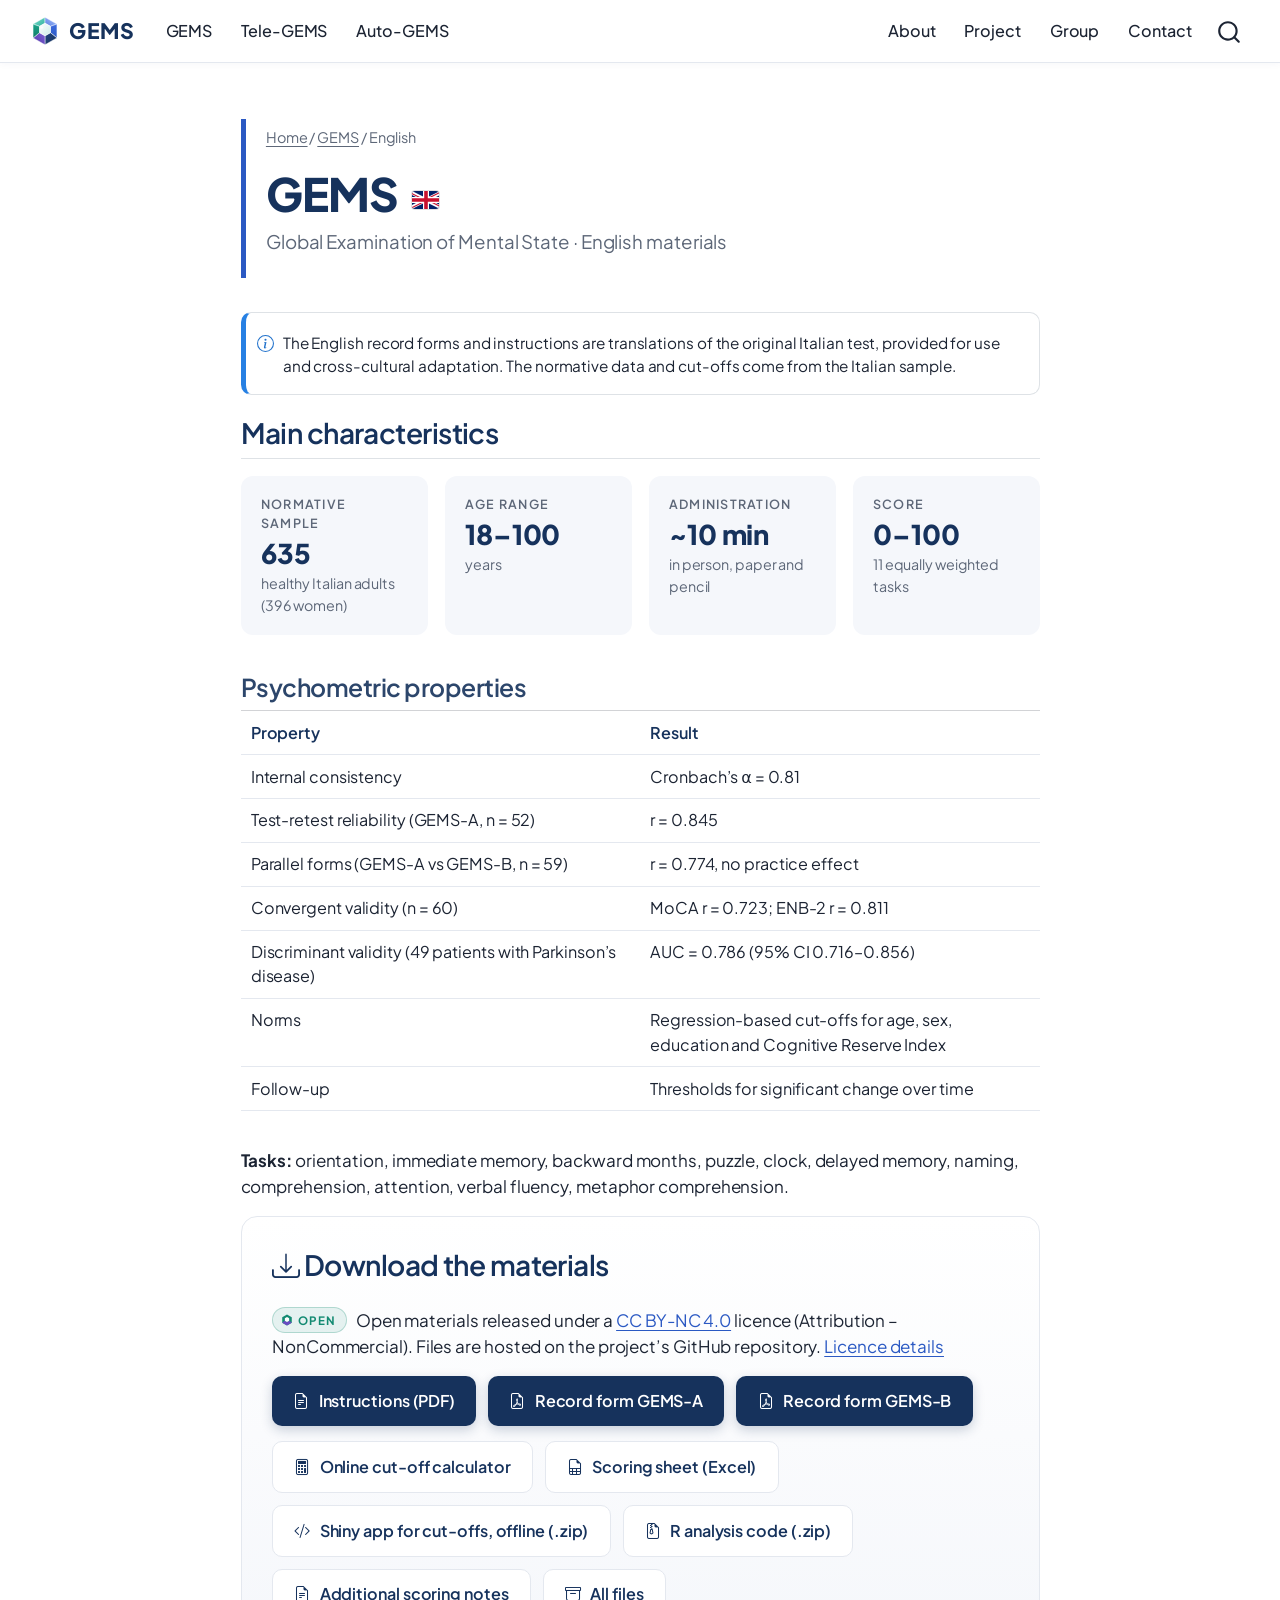
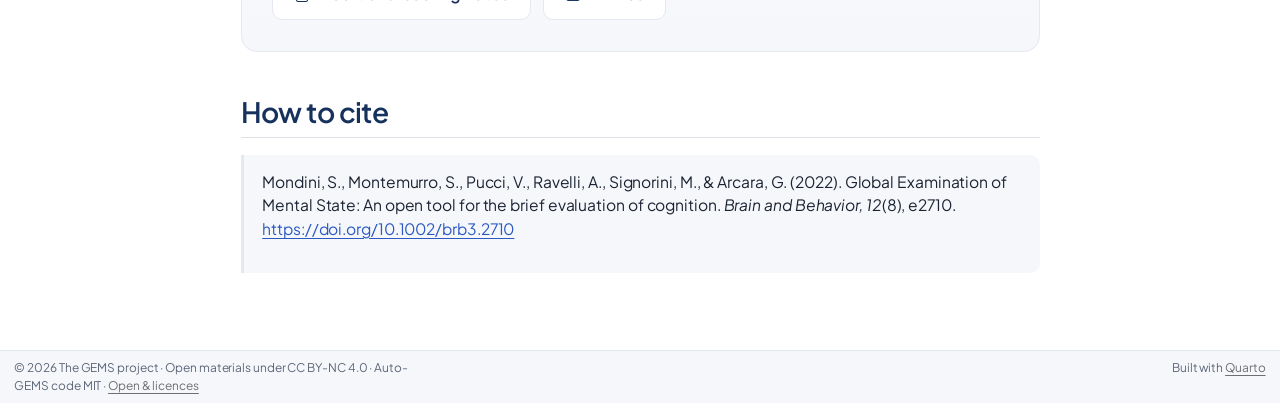
<file: tests/gems/en.html>
<!DOCTYPE html>
<html xmlns="http://www.w3.org/1999/xhtml" lang="en" xml:lang="en"><head>

<meta charset="utf-8">
<meta name="generator" content="quarto-1.11.9">

<meta name="viewport" content="width=device-width, initial-scale=1.0, user-scalable=yes">


<title>GEMS · English – GEMS</title>
<style>
/* Default styles provided by pandoc.
** See https://pandoc.org/MANUAL.html#variables-for-html for config info.
*/
span.smallcaps{font-variant: small-caps;}
div.columns{display: flex; gap: 1.5em;}
div.column{flex: auto;}
@media screen {
div.columns{gap: min(4vw, 1.5em);}
div.column{overflow-x: auto;}
}
div.hanging-indent{margin-left: 1.5em; text-indent: -1.5em;}
ul.task-list{list-style: none;}
ul.task-list li input[type="checkbox"] {
  width: 0.8em;
  margin: 0 0.8em 0.2em -1em; /* quarto-specific, see https://github.com/quarto-dev/quarto-cli/issues/4556 */ 
  vertical-align: middle;
}
</style>


<script src="../../site_libs/quarto-nav/quarto-nav.js"></script>
<script src="../../site_libs/quarto-nav/headroom.min.js"></script>
<script src="../../site_libs/clipboard/clipboard.min.js"></script>
<script src="../../site_libs/quarto-search/autocomplete.umd.js"></script>
<script src="../../site_libs/quarto-search/fuse.min.js"></script>
<script src="../../site_libs/quarto-search/quarto-search.js"></script>
<meta name="quarto:offset" content="../../">
<link href="../../images/gems-logo.svg" rel="icon" type="image/svg+xml">
<script src="../../site_libs/quarto-html/quarto.js" type="module"></script>
<script src="../../site_libs/quarto-html/tabsets/tabsets.js" type="module"></script>
<script src="../../site_libs/quarto-html/scrollable-regions/scrollable-regions.js" type="module"></script>
<script src="../../site_libs/quarto-html/popper.min.js"></script>
<script src="../../site_libs/quarto-html/tippy.umd.min.js"></script>
<script src="../../site_libs/quarto-html/anchor.min.js"></script>
<link href="../../site_libs/quarto-html/tippy.css" rel="stylesheet">
<link href="../../site_libs/quarto-html/quarto-syntax-highlighting-63b5708e65d6cd79cd7618c58d0c21e7.css" rel="stylesheet" id="quarto-text-highlighting-styles">
<script src="../../site_libs/bootstrap/bootstrap.min.js"></script>
<link href="../../site_libs/bootstrap/bootstrap-icons.css" rel="stylesheet">
<link href="../../site_libs/bootstrap/bootstrap-f2b9cbc46ce4dcbc9a0c5ba9466188e4.min.css" rel="stylesheet" append-hash="true" id="quarto-bootstrap" data-mode="light">
<script id="quarto-search-options" type="application/json">{
  "location": "navbar",
  "copy-button": false,
  "collapse-after": 3,
  "panel-placement": "end",
  "type": "overlay",
  "limit": 50,
  "keyboard-shortcut": [
    "f",
    "/",
    "s"
  ],
  "show-item-context": false,
  "language": {
    "search-no-results-text": "No results",
    "search-matching-documents-text": "matching documents",
    "search-copy-link-title": "Copy link to search",
    "search-hide-matches-text": "Hide additional matches",
    "search-more-match-text": "more match in this document",
    "search-more-matches-text": "more matches in this document",
    "search-clear-button-title": "Clear",
    "search-text-placeholder": "",
    "search-detached-cancel-button-title": "Cancel",
    "search-submit-button-title": "Submit",
    "search-label": "Search"
  }
}</script>
<style>html{ scroll-behavior: smooth; }</style>
<link rel="preconnect" href="https://fonts.googleapis.com">
<link rel="preconnect" href="https://fonts.gstatic.com" crossorigin="">
<link href="https://fonts.googleapis.com/css2?family=Plus+Jakarta+Sans:wght@400;500;600;700;800&amp;display=swap" rel="stylesheet">


</head>

<body class="nav-fixed fullcontent quarto-light"><a id="quarto-skip-link" class="visually-hidden-focusable" href="#quarto-document-content">Skip to main content</a>

<div id="quarto-search-results"></div>
  <header id="quarto-header" class="headroom fixed-top">
    <nav class="navbar navbar-expand-lg " data-bs-theme="dark" aria-label="Site">
      <div class="navbar-container container-fluid">
      <div class="navbar-brand-container mx-auto">
    <a href="../../index.html" class="navbar-brand navbar-brand-logo">
    <img src="../../images/gems-logo.svg" alt="" class="navbar-logo light-content">
    <img src="../../images/gems-logo.svg" alt="" class="navbar-logo dark-content">
    </a>
    <a class="navbar-brand" href="../../index.html">
    <span class="navbar-title">GEMS</span>
    </a>
  </div>
          <button class="navbar-toggler" type="button" data-bs-toggle="collapse" data-bs-target="#navbarCollapse" aria-controls="navbarCollapse" aria-expanded="false" aria-label="Toggle navigation" onclick="if (window.quartoToggleHeadroom) { window.quartoToggleHeadroom(); }">
  <span class="navbar-toggler-icon"></span>
</button>
          <div class="collapse navbar-collapse" id="navbarCollapse">
            <ul class="navbar-nav navbar-nav-scroll me-auto">
  <li class="nav-item">
    <a class="nav-link" href="../../tests/gems/index.html"> 
<span class="menu-text">GEMS</span></a>
  </li>  
  <li class="nav-item">
    <a class="nav-link" href="../../tests/tele-gems/index.html"> 
<span class="menu-text">Tele-GEMS</span></a>
  </li>  
  <li class="nav-item">
    <a class="nav-link" href="../../tests/auto-gems/index.html"> 
<span class="menu-text">Auto-GEMS</span></a>
  </li>  
</ul>
            <ul class="navbar-nav navbar-nav-scroll ms-auto">
  <li class="nav-item">
    <a class="nav-link" href="../../about.html"> 
<span class="menu-text">About</span></a>
  </li>  
  <li class="nav-item">
    <a class="nav-link" href="../../project.html"> 
<span class="menu-text">Project</span></a>
  </li>  
  <li class="nav-item">
    <a class="nav-link" href="../../group.html"> 
<span class="menu-text">Group</span></a>
  </li>  
  <li class="nav-item">
    <a class="nav-link" href="../../contact.html"> 
<span class="menu-text">Contact</span></a>
  </li>  
</ul>
          </div> <!-- /navcollapse -->
            <div class="quarto-navbar-tools">
</div>
            <div id="quarto-search" class="" title="Search"></div>
      </div> <!-- /container-fluid -->
    </nav>
</header>
<!-- content -->
<div id="quarto-content" class="quarto-container page-columns page-rows-contents page-layout-article page-navbar">
<!-- sidebar -->
<!-- margin-sidebar -->
    
<!-- main -->
<main class="content" id="quarto-document-content" tabindex="-1"><header id="title-block-header" class="quarto-title-block"></header>




<div class="page-head">
<p><span class="crumb"><a href="../../index.html">Home</a> / <a href="../../tests/gems/index.html">GEMS</a> / English</span></p>
<section id="gems" class="level1">
<h1>GEMS <img class="flag" src="../../images/flags/gb.svg" alt="English" style="vertical-align:middle;margin-left:.4rem"></h1>
<p><span class="sub">Global Examination of Mental State · English materials</span></p>
</section>
</div>
<div class="callout callout-style-simple callout-note">
<div class="callout-body d-flex">
<div class="callout-icon-container">
<i class="callout-icon"></i>
</div>
<div class="callout-body-container">
<p>The English record forms and instructions are translations of the original Italian test, provided for use and cross-cultural adaptation. The normative data and cut-offs come from the Italian sample.</p>
</div>
</div>
</div>
<section id="main-characteristics" class="level2">
<h2 class="anchored" data-anchor-id="main-characteristics">Main characteristics</h2>
<div class="facts">
<div class="fact">
<p><span class="fact-label">Normative sample</span> <span class="fact-value">635</span> <span class="fact-note">healthy Italian adults (396 women)</span></p>
</div>
<div class="fact">
<p><span class="fact-label">Age range</span> <span class="fact-value">18–100</span> <span class="fact-note">years</span></p>
</div>
<div class="fact">
<p><span class="fact-label">Administration</span> <span class="fact-value">~10 min</span> <span class="fact-note">in person, paper and pencil</span></p>
</div>
<div class="fact">
<p><span class="fact-label">Score</span> <span class="fact-value">0–100</span> <span class="fact-note">11 equally weighted tasks</span></p>
</div>
</div>
<section id="psychometric-properties" class="level3">
<h3 class="anchored" data-anchor-id="psychometric-properties">Psychometric properties</h3>
<table class="props caption-top table">
<colgroup>
<col style="width: 50%">
<col style="width: 50%">
</colgroup>
<thead>
<tr class="header">
<th>Property</th>
<th>Result</th>
</tr>
</thead>
<tbody>
<tr class="odd">
<td>Internal consistency</td>
<td>Cronbach’s α = 0.81</td>
</tr>
<tr class="even">
<td>Test-retest reliability (GEMS-A, n = 52)</td>
<td>r = 0.845</td>
</tr>
<tr class="odd">
<td>Parallel forms (GEMS-A vs GEMS-B, n = 59)</td>
<td>r = 0.774, no practice effect</td>
</tr>
<tr class="even">
<td>Convergent validity (n = 60)</td>
<td>MoCA r = 0.723; ENB-2 r = 0.811</td>
</tr>
<tr class="odd">
<td>Discriminant validity (49 patients with Parkinson’s disease)</td>
<td>AUC = 0.786 (95% CI 0.716–0.856)</td>
</tr>
<tr class="even">
<td>Norms</td>
<td>Regression-based cut-offs for age, sex, education and Cognitive Reserve Index</td>
</tr>
<tr class="odd">
<td>Follow-up</td>
<td>Thresholds for significant change over time</td>
</tr>
</tbody>
</table>
<p><strong>Tasks:</strong> orientation, immediate memory, backward months, puzzle, clock, delayed memory, naming, comprehension, attention, verbal fluency, metaphor comprehension.</p>
</section>
</section>
<section id="download-the-materials" class="level2 downloads">
<h2 class="anchored" data-anchor-id="download-the-materials"><i class="bi bi-download"></i> Download the materials</h2>
<p><span class="hint"><span class="open-badge inline">Open</span> Open materials released under a <strong><a href="https://creativecommons.org/licenses/by-nc/4.0/">CC BY-NC 4.0</a></strong> licence (Attribution – NonCommercial). Files are hosted on the project’s GitHub repository. <a href="../../open.html">Licence details</a></span></p>
<div class="btn-row">
<p><a href="https://github.com/giorgioarcara/gems-tests/releases/download/materials-v1/gems-en-instructions.pdf" class="btn-dl"><i class="bi bi-file-earmark-text"></i> Instructions (PDF)</a> <a href="https://github.com/giorgioarcara/gems-tests/releases/download/materials-v1/gems-en-record-form-A.pdf" class="btn-dl"><i class="bi bi-file-earmark-pdf"></i> Record form GEMS-A</a> <a href="https://github.com/giorgioarcara/gems-tests/releases/download/materials-v1/gems-en-record-form-B.pdf" class="btn-dl"><i class="bi bi-file-earmark-pdf"></i> Record form GEMS-B</a></p>
</div>
<div class="btn-row">
<p><a href="https://giorgioarcara.shinyapps.io/GEMS_app/" class="btn-ghost"><i class="bi bi-calculator"></i> Online cut-off calculator</a> <a href="https://github.com/giorgioarcara/gems-tests/releases/download/materials-v1/gems-scoring-sheet.xlsx" class="btn-ghost"><i class="bi bi-file-earmark-spreadsheet"></i> Scoring sheet (Excel)</a> <a href="https://github.com/giorgioarcara/gems-tests/releases/download/materials-v1/gems-shiny-app.zip" class="btn-ghost"><i class="bi bi-code-slash"></i> Shiny app for cut-offs, offline (.zip)</a> <a href="https://github.com/giorgioarcara/gems-tests/releases/download/materials-v1/gems-r-analysis-2022-07-08.zip" class="btn-ghost"><i class="bi bi-file-earmark-zip"></i> R analysis code (.zip)</a> <a href="https://github.com/giorgioarcara/gems-tests/releases/download/materials-v1/gems-additional-instructions.txt" class="btn-ghost"><i class="bi bi-file-earmark-text"></i> Additional scoring notes</a> <a href="https://github.com/giorgioarcara/gems-tests/releases/tag/materials-v1" class="btn-ghost"><i class="bi bi-archive"></i> All files</a></p>
</div>
</section>
<section id="how-to-cite" class="level2">
<h2 class="anchored" data-anchor-id="how-to-cite">How to cite</h2>
<div class="cite">
<p>Mondini, S., Montemurro, S., Pucci, V., Ravelli, A., Signorini, M., &amp; Arcara, G. (2022). Global Examination of Mental State: An open tool for the brief evaluation of cognition. <em>Brain and Behavior, 12</em>(8), e2710. <a href="https://doi.org/10.1002/brb3.2710" class="uri">https://doi.org/10.1002/brb3.2710</a></p>
</div>


</section>

</main> <!-- /main -->
<script id="quarto-html-after-body" type="application/javascript">
  window.document.addEventListener("DOMContentLoaded", function (event) {
    const icon = "";
    const anchorJS = new window.AnchorJS();
    anchorJS.options = {
      placement: 'right',
      icon: icon
    };
    anchorJS.add('.anchored');
    const isCodeAnnotation = (el) => {
      for (const clz of el.classList) {
        if (clz.startsWith('code-annotation-')) {                     
          return true;
        }
      }
      return false;
    }
    const onCopySuccess = function(e) {
      // button target
      const button = e.trigger;
      // don't keep focus
      button.blur();
      // flash "checked"
      button.classList.add('code-copy-button-checked');
      var currentTitle = button.getAttribute("title");
      button.setAttribute("title", "Copied!");
      let tooltip;
      if (window.bootstrap) {
        button.setAttribute("data-bs-toggle", "tooltip");
        button.setAttribute("data-bs-placement", "left");
        button.setAttribute("data-bs-title", "Copied!");
        tooltip = new bootstrap.Tooltip(button, 
          { trigger: "manual", 
            customClass: "code-copy-button-tooltip",
            offset: [0, -8]});
        tooltip.show();    
      }
      setTimeout(function() {
        if (tooltip) {
          tooltip.hide();
          button.removeAttribute("data-bs-title");
          button.removeAttribute("data-bs-toggle");
          button.removeAttribute("data-bs-placement");
        }
        button.setAttribute("title", currentTitle);
        button.classList.remove('code-copy-button-checked');
      }, 1000);
      // clear code selection
      e.clearSelection();
    }
    const getTextToCopy = function(trigger) {
      const outerScaffold = trigger.parentElement.cloneNode(true);
      const codeEl = outerScaffold.querySelector('code');
      for (const childEl of codeEl.children) {
        if (isCodeAnnotation(childEl)) {
          childEl.remove();
        }
      }
      return codeEl.innerText;
    }
    const clipboard = new window.ClipboardJS('.code-copy-button:not([data-in-quarto-modal])', {
      text: getTextToCopy
    });
    clipboard.on('success', onCopySuccess);
    if (window.document.getElementById('quarto-embedded-source-code-modal')) {
      const clipboardModal = new window.ClipboardJS('.code-copy-button[data-in-quarto-modal]', {
        text: getTextToCopy,
        container: window.document.getElementById('quarto-embedded-source-code-modal')
      });
      clipboardModal.on('success', onCopySuccess);
    }
      var localhostRegex = new RegExp(/^(?:http|https):\/\/localhost\:?[0-9]*\//);
      var mailtoRegex = new RegExp(/^mailto:/);
        var filterRegex = new RegExp("https:\/\/giorgioarcara\.github\.io\/gems-tests\/");
      const newWindowLabel = "(opens in a new tab)";
      const newWindowNoteId = "quarto-ext-newwindow-label";
      // Links reference one hidden label through aria-describedby, so the
      // announcement never changes their accessible name.
      var describeNewWindow = (link) => {
        if (!window.document.getElementById(newWindowNoteId)) {
          var newWindowNote = window.document.createElement("span");
          newWindowNote.id = newWindowNoteId;
          newWindowNote.hidden = true;
          newWindowNote.textContent = newWindowLabel;
          window.document.body.appendChild(newWindowNote);
        }
        var describedBy = (link.getAttribute("aria-describedby") || "").split(/\s+/).filter(Boolean);
        if (!describedBy.includes(newWindowNoteId)) {
          describedBy.push(newWindowNoteId);
          link.setAttribute("aria-describedby", describedBy.join(" "));
        }
      }
      var isInternal = (href) => {
          return filterRegex.test(href) || localhostRegex.test(href) || mailtoRegex.test(href);
      }
      // Inspect non-navigation links and adorn them if external
      window.quartoDecorateExternalLinks = function (root) {
     var links = (root || window.document).querySelectorAll('a[href]:not(.nav-link):not(.navbar-brand):not(.toc-action):not(.sidebar-link):not(.sidebar-item-toggle):not(.pagination-link):not(.no-external):not([aria-hidden]):not(.dropdown-item):not(.quarto-navigation-tool):not(.about-link)');
      for (var i=0; i<links.length; i++) {
        const link = links[i];
        if (!isInternal(link.href)) {
          // undo the damage that might have been done by quarto-nav.js in the case of
          // links that we want to consider external
          if (link.dataset.originalHref !== undefined) {
            link.href = link.dataset.originalHref;
          }
            // target, if specified
            link.setAttribute("target", "_blank");
            if (link.getAttribute("rel") === null) {
              link.setAttribute("rel", "noopener");
            }
            describeNewWindow(link);
          if (!link.classList.contains('no-external-icon')) {
          }
        }
      }
      };
      window.quartoDecorateExternalLinks(window.document);
    // Esc closes the popup (WCAG 1.4.13) and focus leaving both trigger and
    // popup closes it (WCAG 2.4.11); tippy handles neither for interactive popups.
    const hideOnEscAndFocusOut = {
      name: 'hideOnEscAndFocusOut',
      defaultValue: true,
      fn(instance) {
        const dismiss = () => {
          // A show scheduled by the trigger delay would otherwise reopen it
          instance.clearDelayTimeouts();
          instance.hide();
        };
        const onKeyDown = (event) => {
          if (event.key !== 'Escape') {
            return;
          }
          // Keep Esc from also reaching page handlers (e.g. reveal.js overview),
          // except an open reveal.js slide menu, which Esc should close too.
          // The menu handles keys only when its keyboard option is on.
          const menuHandlesEsc = window.Reveal?.getPlugin?.('menu')?.isOpen() &&
            window.Reveal.getConfig().menu?.keyboard !== false;
          if (!menuHandlesEsc) {
            event.stopPropagation();
          }
          if (instance.popper.contains(window.document.activeElement)) {
            // Disabled while refocusing so the focus trigger does not reopen it
            instance.disable();
            instance.reference.focus();
            instance.enable();
          }
          dismiss();
        };
        const onFocusOut = (event) => {
          const target = event.relatedTarget;
          if (target && !instance.reference.contains(target) &&
              !instance.popper.contains(target)) {
            dismiss();
          }
        };
        // On the trigger too: a click trigger (code-annotations: select) has no
        // blur handling. Attached for the instance's lifetime so leaving the
        // trigger also cancels a show still pending on the trigger delay.
        instance.reference.addEventListener('focusout', onFocusOut);
        return {
          onShow() {
            window.document.addEventListener('keydown', onKeyDown, true);
            instance.popper.addEventListener('focusout', onFocusOut);
          },
          onHide() {
            window.document.removeEventListener('keydown', onKeyDown, true);
            instance.popper.removeEventListener('focusout', onFocusOut);
          },
          onDestroy() {
            instance.reference.removeEventListener('focusout', onFocusOut);
          },
        };
      },
    };
    function tippyHover(el, contentFn, onTriggerFn, onUntriggerFn) {
      const config = {
        allowHTML: true,
        maxWidth: 500,
        delay: 100,
        arrow: false,
        appendTo: function(el) {
            return el.parentElement;
        },
        interactive: true,
        interactiveBorder: 10,
        theme: 'quarto',
        placement: 'bottom-start',
        plugins: [hideOnEscAndFocusOut],
      };
      if (contentFn) {
        config.content = contentFn;
      }
      if (onTriggerFn) {
        config.onTrigger = onTriggerFn;
      }
      if (onUntriggerFn) {
        config.onUntrigger = onUntriggerFn;
      }
      window.tippy(el, config); 
    }
    const noterefs = window.document.querySelectorAll('a[role="doc-noteref"]');
    for (var i=0; i<noterefs.length; i++) {
      const ref = noterefs[i];
      tippyHover(ref, function() {
        // use id or data attribute instead here
        let href = ref.getAttribute('data-footnote-href') || ref.getAttribute('href');
        try { href = new URL(href).hash; } catch {}
        const id = href.replace(/^#\/?/, "");
        const note = window.document.getElementById(id);
        if (note) {
          return note.innerHTML;
        } else {
          return "";
        }
      });
    }
    const xrefs = window.document.querySelectorAll('a.quarto-xref');
    const processXRef = (id, note) => {
      // Strip column container classes
      const stripColumnClz = (el) => {
        el.classList.remove("page-full", "page-columns");
        if (el.children) {
          for (const child of el.children) {
            stripColumnClz(child);
          }
        }
      }
      stripColumnClz(note)
      if (id === null || id.startsWith('sec-')) {
        // Special case sections, only their first couple elements
        const container = document.createElement("div");
        if (note.children && note.children.length > 2) {
          container.appendChild(note.children[0].cloneNode(true));
          for (let i = 1; i < note.children.length; i++) {
            const child = note.children[i];
            if (child.tagName === "P" && child.innerText === "") {
              continue;
            } else {
              container.appendChild(child.cloneNode(true));
              break;
            }
          }
          if (window.Quarto?.typesetMath) {
            window.Quarto.typesetMath(container);
          }
          return container.innerHTML
        } else {
          if (window.Quarto?.typesetMath) {
            window.Quarto.typesetMath(note);
          }
          return note.innerHTML;
        }
      } else {
        // Remove any anchor links if they are present
        const anchorLink = note.querySelector('a.anchorjs-link');
        if (anchorLink) {
          anchorLink.remove();
        }
        if (window.Quarto?.typesetMath) {
          window.Quarto.typesetMath(note);
        }
        if (note.classList.contains("callout")) {
          return note.outerHTML;
        } else {
          return note.innerHTML;
        }
      }
    }
    for (var i=0; i<xrefs.length; i++) {
      const xref = xrefs[i];
      tippyHover(xref, undefined, function(instance) {
        instance.disable();
        let url = xref.getAttribute('href');
        let hash = undefined; 
        if (url.startsWith('#')) {
          hash = url;
        } else {
          try { hash = new URL(url).hash; } catch {}
        }
        if (hash) {
          const id = hash.replace(/^#\/?/, "");
          const note = window.document.getElementById(id);
          if (note !== null) {
            try {
              const html = processXRef(id, note.cloneNode(true));
              instance.setContent(html);
            } finally {
              instance.enable();
              instance.show();
            }
          } else {
            // See if we can fetch this
            fetch(url.split('#')[0])
            .then(res => res.text())
            .then(html => {
              const parser = new DOMParser();
              const htmlDoc = parser.parseFromString(html, "text/html");
              const note = htmlDoc.getElementById(id);
              if (note !== null) {
                const html = processXRef(id, note);
                instance.setContent(html);
              } 
            }).finally(() => {
              instance.enable();
              instance.show();
            });
          }
        } else {
          // See if we can fetch a full url (with no hash to target)
          // This is a special case and we should probably do some content thinning / targeting
          fetch(url)
          .then(res => res.text())
          .then(html => {
            const parser = new DOMParser();
            const htmlDoc = parser.parseFromString(html, "text/html");
            const note = htmlDoc.querySelector('main.content');
            if (note !== null) {
              // This should only happen for chapter cross references
              // (since there is no id in the URL)
              // remove the first header
              if (note.children.length > 0 && note.children[0].tagName === "HEADER") {
                note.children[0].remove();
              }
              const html = processXRef(null, note);
              instance.setContent(html);
            } 
          }).finally(() => {
            instance.enable();
            instance.show();
          });
        }
      }, function(instance) {
      });
    }
        let selectedAnnoteEl;
        const selectorForAnnotation = ( cell, annotation) => {
          let cellAttr = 'data-code-cell="' + cell + '"';
          let lineAttr = 'data-code-annotation="' +  annotation + '"';
          const selector = 'span[' + cellAttr + '][' + lineAttr + ']';
          return selector;
        }
        const selectCodeLines = (annoteEl) => {
          const doc = window.document;
          const targetCell = annoteEl.getAttribute("data-target-cell");
          const targetAnnotation = annoteEl.getAttribute("data-target-annotation");
          const annoteSpan = window.document.querySelector(selectorForAnnotation(targetCell, targetAnnotation));
          const lines = annoteSpan.getAttribute("data-code-lines").split(",");
          const lineIds = lines.map((line) => {
            return targetCell + "-" + line;
          })
          // Each band is positioned against its own containing block, which is
          // not the offsetParent of the lines, so place it from client rects.
          const placeBand = (band, firstEl, lastEl, codeBlock) => {
            const container = band.offsetParent;
            if (container === null) {
              return;
            }
            const containerRect = container.getBoundingClientRect();
            // Reveal.js scales slides with a transform, so convert client
            // pixels back to the CSS pixels of the container.
            const scale = containerRect.height / container.offsetHeight || 1;
            const firstRect = firstEl.getBoundingClientRect();
            const lastRect = lastEl.getBoundingClientRect();
            const top = (firstRect.top - containerRect.top) / scale - container.clientTop + container.scrollTop;
            const height = (lastRect.bottom - firstRect.top) / scale;
            band.style.top = top - 2 + "px";
            band.style.height = height + 4 + "px";
            if (codeBlock) {
              // Without the copy button wrapper, the containing block is wider
              // than the code block, so span the code block explicitly.
              const blockRect = codeBlock.getBoundingClientRect();
              band.style.left = (blockRect.left - containerRect.left) / scale - container.clientLeft + container.scrollLeft + "px";
              band.style.width = blockRect.width / scale + "px";
            }
          };
          if (lineIds.length > 0) {
            const el = window.document.getElementById(lineIds[0]);
            const lastEl = window.document.getElementById(lineIds[lineIds.length - 1]);
            const parent = el.parentElement.parentElement;
            // cook up a div (if necessary) and position it
            let div = window.document.getElementById("code-annotation-line-highlight");
            if (div === null) {
              div = window.document.createElement("div");
              div.setAttribute("id", "code-annotation-line-highlight");
              div.style.position = 'absolute';
              parent.appendChild(div);
            }
            placeBand(div, el, lastEl, parent.closest("div.sourceCode") || parent);
            let gutterDiv = window.document.getElementById("code-annotation-line-highlight-gutter");
            if (gutterDiv === null) {
              gutterDiv = window.document.createElement("div");
              gutterDiv.setAttribute("id", "code-annotation-line-highlight-gutter");
              gutterDiv.style.position = 'absolute';
              const codeCell = window.document.getElementById(targetCell);
              const gutter = codeCell.querySelector('.code-annotation-gutter');
              gutter.appendChild(gutterDiv);
            }
            placeBand(gutterDiv, el, lastEl);
            selectedAnnoteEl = annoteEl;
          }
        };
        const unselectCodeLines = () => {
          const elementsIds = ["code-annotation-line-highlight", "code-annotation-line-highlight-gutter"];
          elementsIds.forEach((elId) => {
            const div = window.document.getElementById(elId);
            if (div) {
              div.remove();
            }
          });
          selectedAnnoteEl = undefined;
        };
          // Handle positioning of the toggle
      window.addEventListener(
        "resize",
        throttle(() => {
          elRect = undefined;
          if (selectedAnnoteEl) {
            selectCodeLines(selectedAnnoteEl);
          }
        }, 10)
      );
      function throttle(fn, ms) {
      let throttle = false;
      let timer;
        return (...args) => {
          if(!throttle) { // first call gets through
              fn.apply(this, args);
              throttle = true;
          } else { // all the others get throttled
              if(timer) clearTimeout(timer); // cancel #2
              timer = setTimeout(() => {
                fn.apply(this, args);
                timer = throttle = false;
              }, ms);
          }
        };
      }
        // Attach click handler to the DT
        const annoteDls = window.document.querySelectorAll('dt[data-target-cell]');
        for (const annoteDlNode of annoteDls) {
          annoteDlNode.addEventListener('click', (event) => {
            const clickedEl = event.target;
            if (clickedEl !== selectedAnnoteEl) {
              unselectCodeLines();
              const activeEl = window.document.querySelector('dt[data-target-cell].code-annotation-active');
              if (activeEl) {
                activeEl.classList.remove('code-annotation-active');
              }
              selectCodeLines(clickedEl);
              clickedEl.classList.add('code-annotation-active');
            } else {
              // Unselect the line
              unselectCodeLines();
              clickedEl.classList.remove('code-annotation-active');
            }
          });
        }
    const findCites = (el) => {
      const parentEl = el.parentElement;
      if (parentEl) {
        const cites = parentEl.dataset.cites;
        if (cites) {
          return {
            el,
            cites: cites.split(' ')
          };
        } else {
          return findCites(el.parentElement)
        }
      } else {
        return undefined;
      }
    };
    var bibliorefs = window.document.querySelectorAll('a[role="doc-biblioref"]');
    for (var i=0; i<bibliorefs.length; i++) {
      const ref = bibliorefs[i];
      const citeInfo = findCites(ref);
      if (citeInfo) {
        tippyHover(citeInfo.el, function() {
          var popup = window.document.createElement('div');
          citeInfo.cites.forEach(function(cite) {
            var citeDiv = window.document.createElement('div');
            citeDiv.classList.add('hanging-indent');
            citeDiv.classList.add('csl-entry');
            var biblioDiv = window.document.getElementById('ref-' + cite);
            if (biblioDiv) {
              citeDiv.innerHTML = biblioDiv.innerHTML;
            }
            popup.appendChild(citeDiv);
          });
          return popup.innerHTML;
        });
      }
    }
  });
  </script>
  <script type="application/javascript">
  window.quartoScrollableRegionsLabels = {"code":"Scrollable code","output":"Scrollable output"};
  </script>
</div> <!-- /content -->
<footer class="footer">
  <div class="nav-footer">
    <div class="nav-footer-left">
<p>© 2026 The GEMS project · Open materials under CC BY-NC 4.0 · Auto-GEMS code MIT · <a href="../../open.html">Open &amp; licences</a></p>
</div>   
    <div class="nav-footer-center">
      &nbsp;
    </div>
    <div class="nav-footer-right">
<p>Built with <a href="https://quarto.org">Quarto</a></p>
</div>
  </div>
</footer>




<script src="../../site_libs/quarto-html/zenscroll-min.js"></script>
</body></html>
</file>
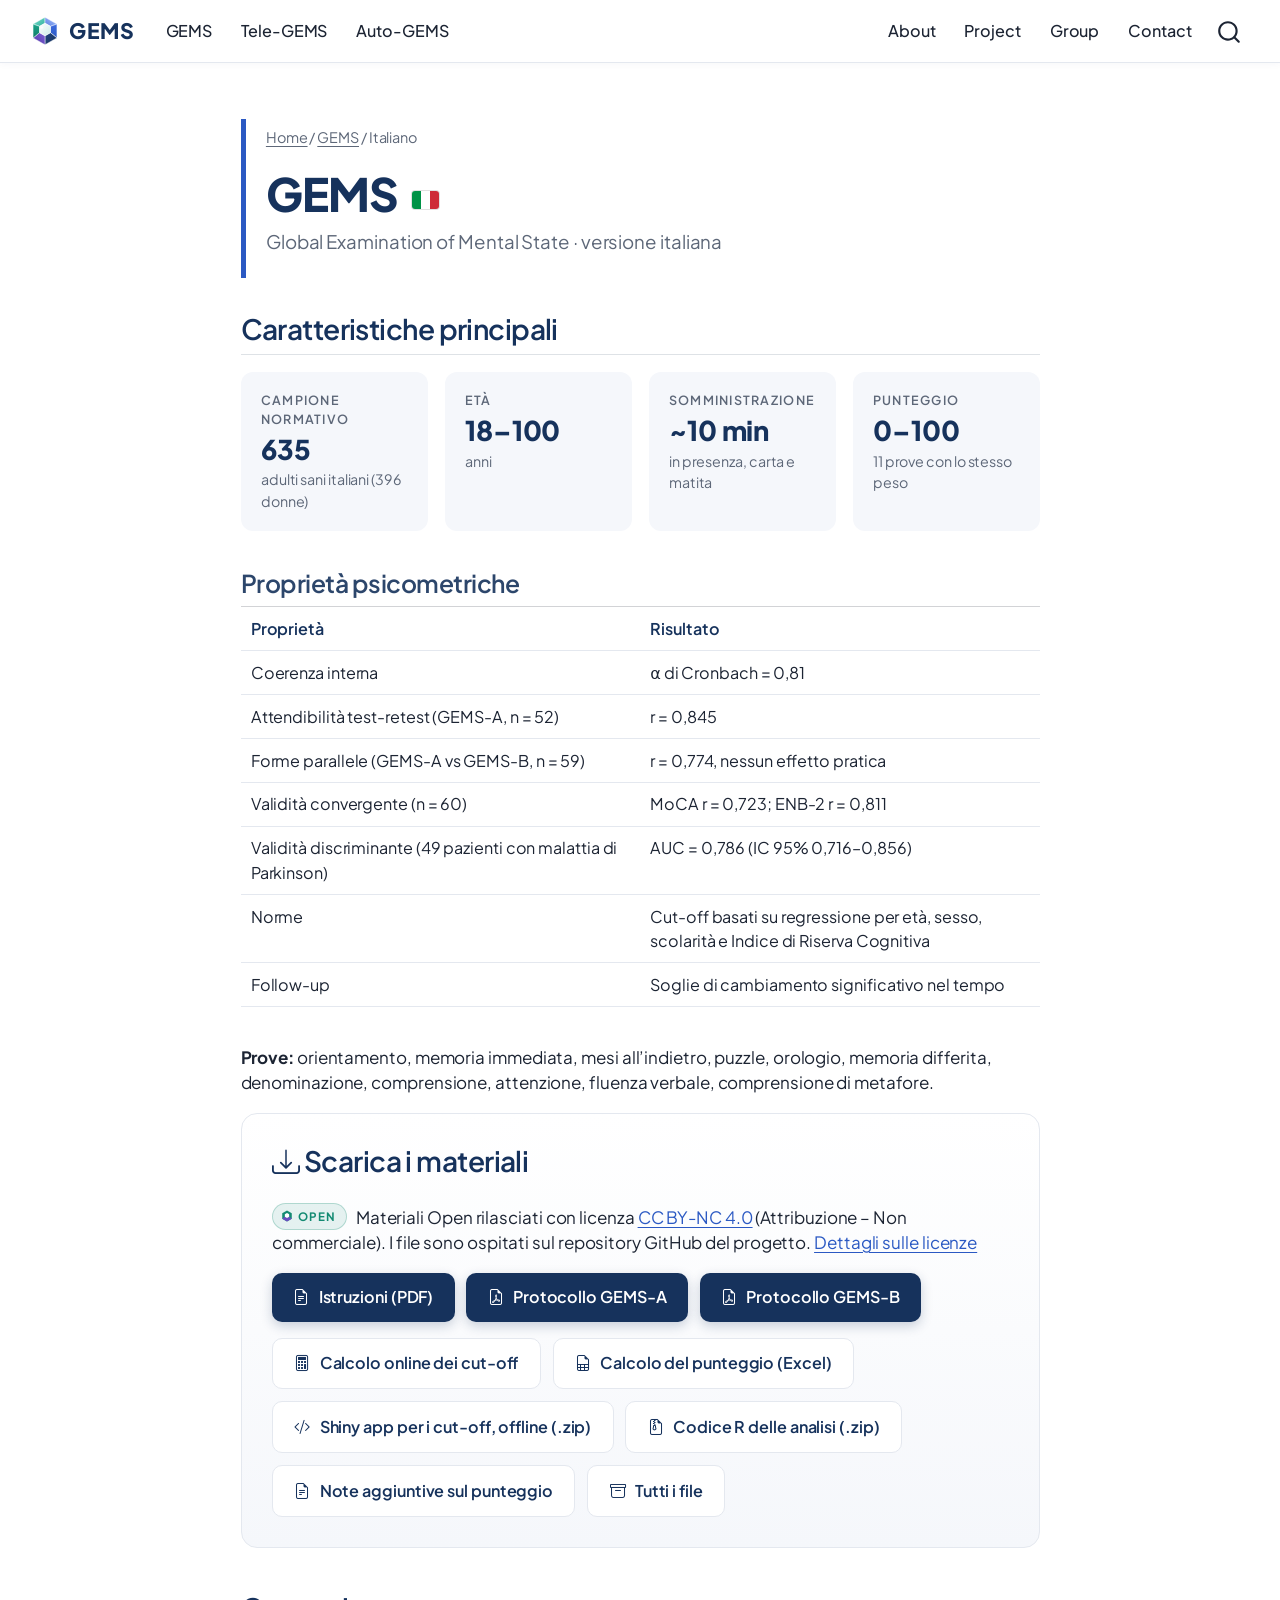
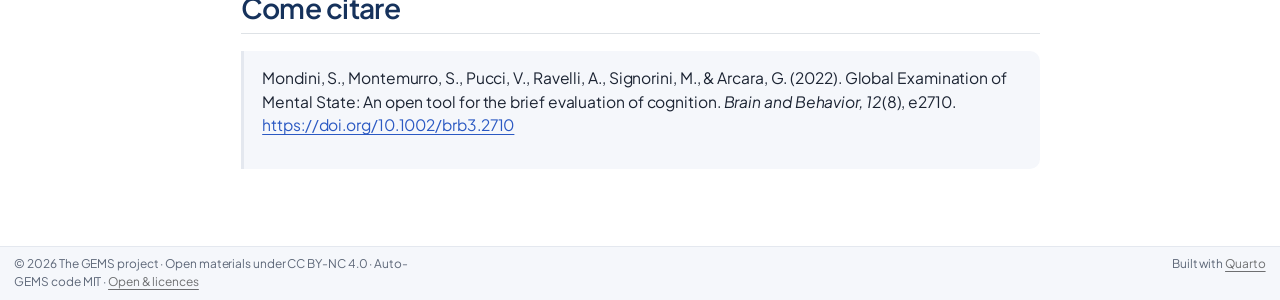
<file: tests/gems/it.html>
<!DOCTYPE html>
<html xmlns="http://www.w3.org/1999/xhtml" lang="it" xml:lang="it"><head>

<meta charset="utf-8">
<meta name="generator" content="quarto-1.11.9">

<meta name="viewport" content="width=device-width, initial-scale=1.0, user-scalable=yes">


<title>GEMS · Italiano – GEMS</title>
<style>
/* Default styles provided by pandoc.
** See https://pandoc.org/MANUAL.html#variables-for-html for config info.
*/
span.smallcaps{font-variant: small-caps;}
div.columns{display: flex; gap: 1.5em;}
div.column{flex: auto;}
@media screen {
div.columns{gap: min(4vw, 1.5em);}
div.column{overflow-x: auto;}
}
div.hanging-indent{margin-left: 1.5em; text-indent: -1.5em;}
ul.task-list{list-style: none;}
ul.task-list li input[type="checkbox"] {
  width: 0.8em;
  margin: 0 0.8em 0.2em -1em; /* quarto-specific, see https://github.com/quarto-dev/quarto-cli/issues/4556 */ 
  vertical-align: middle;
}
</style>


<script src="../../site_libs/quarto-nav/quarto-nav.js"></script>
<script src="../../site_libs/quarto-nav/headroom.min.js"></script>
<script src="../../site_libs/clipboard/clipboard.min.js"></script>
<script src="../../site_libs/quarto-search/autocomplete.umd.js"></script>
<script src="../../site_libs/quarto-search/fuse.min.js"></script>
<script src="../../site_libs/quarto-search/quarto-search.js"></script>
<meta name="quarto:offset" content="../../">
<link href="../../images/gems-logo.svg" rel="icon" type="image/svg+xml">
<script src="../../site_libs/quarto-html/quarto.js" type="module"></script>
<script src="../../site_libs/quarto-html/tabsets/tabsets.js" type="module"></script>
<script src="../../site_libs/quarto-html/scrollable-regions/scrollable-regions.js" type="module"></script>
<script src="../../site_libs/quarto-html/popper.min.js"></script>
<script src="../../site_libs/quarto-html/tippy.umd.min.js"></script>
<script src="../../site_libs/quarto-html/anchor.min.js"></script>
<link href="../../site_libs/quarto-html/tippy.css" rel="stylesheet">
<link href="../../site_libs/quarto-html/quarto-syntax-highlighting-63b5708e65d6cd79cd7618c58d0c21e7.css" rel="stylesheet" id="quarto-text-highlighting-styles">
<script src="../../site_libs/bootstrap/bootstrap.min.js"></script>
<link href="../../site_libs/bootstrap/bootstrap-icons.css" rel="stylesheet">
<link href="../../site_libs/bootstrap/bootstrap-f2b9cbc46ce4dcbc9a0c5ba9466188e4.min.css" rel="stylesheet" append-hash="true" id="quarto-bootstrap" data-mode="light">
<script id="quarto-search-options" type="application/json">{
  "location": "navbar",
  "copy-button": false,
  "collapse-after": 3,
  "panel-placement": "end",
  "type": "overlay",
  "limit": 50,
  "keyboard-shortcut": [
    "f",
    "/",
    "s"
  ],
  "show-item-context": false,
  "language": {
    "search-no-results-text": "Nessun risultato",
    "search-matching-documents-text": "documenti trovati",
    "search-copy-link-title": "Copiare il link nella ricerca",
    "search-hide-matches-text": "Nascondere i risultati aggiuntivi",
    "search-more-match-text": "ci sono altri risultati in questo documento",
    "search-more-matches-text": "ulteriori risultati in questo documento",
    "search-clear-button-title": "Pulire",
    "search-text-placeholder": "",
    "search-detached-cancel-button-title": "Cancellare",
    "search-submit-button-title": "Inviare",
    "search-label": "Ricerca"
  }
}</script>
<style>html{ scroll-behavior: smooth; }</style>
<link rel="preconnect" href="https://fonts.googleapis.com">
<link rel="preconnect" href="https://fonts.gstatic.com" crossorigin="">
<link href="https://fonts.googleapis.com/css2?family=Plus+Jakarta+Sans:wght@400;500;600;700;800&amp;display=swap" rel="stylesheet">


</head>

<body class="nav-fixed fullcontent quarto-light"><a id="quarto-skip-link" class="visually-hidden-focusable" href="#quarto-document-content">Vai al contenuto principale</a>

<div id="quarto-search-results"></div>
  <header id="quarto-header" class="headroom fixed-top">
    <nav class="navbar navbar-expand-lg " data-bs-theme="dark" aria-label="Sito web">
      <div class="navbar-container container-fluid">
      <div class="navbar-brand-container mx-auto">
    <a href="../../index.html" class="navbar-brand navbar-brand-logo">
    <img src="../../images/gems-logo.svg" alt="" class="navbar-logo light-content">
    <img src="../../images/gems-logo.svg" alt="" class="navbar-logo dark-content">
    </a>
    <a class="navbar-brand" href="../../index.html">
    <span class="navbar-title">GEMS</span>
    </a>
  </div>
          <button class="navbar-toggler" type="button" data-bs-toggle="collapse" data-bs-target="#navbarCollapse" aria-controls="navbarCollapse" aria-expanded="false" aria-label="Attiva/disattiva la navigazione" onclick="if (window.quartoToggleHeadroom) { window.quartoToggleHeadroom(); }">
  <span class="navbar-toggler-icon"></span>
</button>
          <div class="collapse navbar-collapse" id="navbarCollapse">
            <ul class="navbar-nav navbar-nav-scroll me-auto">
  <li class="nav-item">
    <a class="nav-link" href="../../tests/gems/index.html"> 
<span class="menu-text">GEMS</span></a>
  </li>  
  <li class="nav-item">
    <a class="nav-link" href="../../tests/tele-gems/index.html"> 
<span class="menu-text">Tele-GEMS</span></a>
  </li>  
  <li class="nav-item">
    <a class="nav-link" href="../../tests/auto-gems/index.html"> 
<span class="menu-text">Auto-GEMS</span></a>
  </li>  
</ul>
            <ul class="navbar-nav navbar-nav-scroll ms-auto">
  <li class="nav-item">
    <a class="nav-link" href="../../about.html"> 
<span class="menu-text">About</span></a>
  </li>  
  <li class="nav-item">
    <a class="nav-link" href="../../project.html"> 
<span class="menu-text">Project</span></a>
  </li>  
  <li class="nav-item">
    <a class="nav-link" href="../../group.html"> 
<span class="menu-text">Group</span></a>
  </li>  
  <li class="nav-item">
    <a class="nav-link" href="../../contact.html"> 
<span class="menu-text">Contact</span></a>
  </li>  
</ul>
          </div> <!-- /navcollapse -->
            <div class="quarto-navbar-tools">
</div>
            <div id="quarto-search" class="" title="Ricerca"></div>
      </div> <!-- /container-fluid -->
    </nav>
</header>
<!-- content -->
<div id="quarto-content" class="quarto-container page-columns page-rows-contents page-layout-article page-navbar">
<!-- sidebar -->
<!-- margin-sidebar -->
    
<!-- main -->
<main class="content" id="quarto-document-content" tabindex="-1"><header id="title-block-header" class="quarto-title-block"></header>




<div class="page-head">
<p><span class="crumb"><a href="../../index.html">Home</a> / <a href="../../tests/gems/index.html">GEMS</a> / Italiano</span></p>
<section id="gems" class="level1">
<h1>GEMS <img class="flag" src="../../images/flags/it.svg" alt="Italiano" style="vertical-align:middle;margin-left:.4rem"></h1>
<p><span class="sub">Global Examination of Mental State · versione italiana</span></p>
</section>
</div>
<section id="caratteristiche-principali" class="level2">
<h2 class="anchored" data-anchor-id="caratteristiche-principali">Caratteristiche principali</h2>
<div class="facts">
<div class="fact">
<p><span class="fact-label">Campione normativo</span> <span class="fact-value">635</span> <span class="fact-note">adulti sani italiani (396 donne)</span></p>
</div>
<div class="fact">
<p><span class="fact-label">Età</span> <span class="fact-value">18–100</span> <span class="fact-note">anni</span></p>
</div>
<div class="fact">
<p><span class="fact-label">Somministrazione</span> <span class="fact-value">~10 min</span> <span class="fact-note">in presenza, carta e matita</span></p>
</div>
<div class="fact">
<p><span class="fact-label">Punteggio</span> <span class="fact-value">0–100</span> <span class="fact-note">11 prove con lo stesso peso</span></p>
</div>
</div>
<section id="proprietà-psicometriche" class="level3">
<h3 class="anchored" data-anchor-id="proprietà-psicometriche">Proprietà psicometriche</h3>
<table class="props caption-top table">
<colgroup>
<col style="width: 50%">
<col style="width: 50%">
</colgroup>
<thead>
<tr class="header">
<th>Proprietà</th>
<th>Risultato</th>
</tr>
</thead>
<tbody>
<tr class="odd">
<td>Coerenza interna</td>
<td>α di Cronbach = 0,81</td>
</tr>
<tr class="even">
<td>Attendibilità test-retest (GEMS-A, n = 52)</td>
<td>r = 0,845</td>
</tr>
<tr class="odd">
<td>Forme parallele (GEMS-A vs GEMS-B, n = 59)</td>
<td>r = 0,774, nessun effetto pratica</td>
</tr>
<tr class="even">
<td>Validità convergente (n = 60)</td>
<td>MoCA r = 0,723; ENB-2 r = 0,811</td>
</tr>
<tr class="odd">
<td>Validità discriminante (49 pazienti con malattia di Parkinson)</td>
<td>AUC = 0,786 (IC 95% 0,716–0,856)</td>
</tr>
<tr class="even">
<td>Norme</td>
<td>Cut-off basati su regressione per età, sesso, scolarità e Indice di Riserva Cognitiva</td>
</tr>
<tr class="odd">
<td>Follow-up</td>
<td>Soglie di cambiamento significativo nel tempo</td>
</tr>
</tbody>
</table>
<p><strong>Prove:</strong> orientamento, memoria immediata, mesi all’indietro, puzzle, orologio, memoria differita, denominazione, comprensione, attenzione, fluenza verbale, comprensione di metafore.</p>
</section>
</section>
<section id="scarica-i-materiali" class="level2 downloads">
<h2 class="anchored" data-anchor-id="scarica-i-materiali"><i class="bi bi-download"></i> Scarica i materiali</h2>
<p><span class="hint"><span class="open-badge inline">Open</span> Materiali Open rilasciati con licenza <strong><a href="https://creativecommons.org/licenses/by-nc/4.0/deed.it">CC BY-NC 4.0</a></strong> (Attribuzione – Non commerciale). I file sono ospitati sul repository GitHub del progetto. <a href="../../open.html">Dettagli sulle licenze</a></span></p>
<div class="btn-row">
<p><a href="https://github.com/giorgioarcara/gems-tests/releases/download/materials-v1/gems-it-istruzioni-v1.1.pdf" class="btn-dl"><i class="bi bi-file-earmark-text"></i> Istruzioni (PDF)</a> <a href="https://github.com/giorgioarcara/gems-tests/releases/download/materials-v1/gems-it-protocollo-A-v1.3.pdf" class="btn-dl"><i class="bi bi-file-earmark-pdf"></i> Protocollo GEMS-A</a> <a href="https://github.com/giorgioarcara/gems-tests/releases/download/materials-v1/gems-it-protocollo-B-v1.3.pdf" class="btn-dl"><i class="bi bi-file-earmark-pdf"></i> Protocollo GEMS-B</a></p>
</div>
<div class="btn-row">
<p><a href="https://giorgioarcara.shinyapps.io/GEMS_app/" class="btn-ghost"><i class="bi bi-calculator"></i> Calcolo online dei cut-off</a> <a href="https://github.com/giorgioarcara/gems-tests/releases/download/materials-v1/gems-scoring-sheet.xlsx" class="btn-ghost"><i class="bi bi-file-earmark-spreadsheet"></i> Calcolo del punteggio (Excel)</a> <a href="https://github.com/giorgioarcara/gems-tests/releases/download/materials-v1/gems-shiny-app.zip" class="btn-ghost"><i class="bi bi-code-slash"></i> Shiny app per i cut-off, offline (.zip)</a> <a href="https://github.com/giorgioarcara/gems-tests/releases/download/materials-v1/gems-r-analysis-2022-07-08.zip" class="btn-ghost"><i class="bi bi-file-earmark-zip"></i> Codice R delle analisi (.zip)</a> <a href="https://github.com/giorgioarcara/gems-tests/releases/download/materials-v1/gems-additional-instructions.txt" class="btn-ghost"><i class="bi bi-file-earmark-text"></i> Note aggiuntive sul punteggio</a> <a href="https://github.com/giorgioarcara/gems-tests/releases/tag/materials-v1" class="btn-ghost"><i class="bi bi-archive"></i> Tutti i file</a></p>
</div>
</section>
<section id="come-citare" class="level2">
<h2 class="anchored" data-anchor-id="come-citare">Come citare</h2>
<div class="cite">
<p>Mondini, S., Montemurro, S., Pucci, V., Ravelli, A., Signorini, M., &amp; Arcara, G. (2022). Global Examination of Mental State: An open tool for the brief evaluation of cognition. <em>Brain and Behavior, 12</em>(8), e2710. <a href="https://doi.org/10.1002/brb3.2710" class="uri">https://doi.org/10.1002/brb3.2710</a></p>
</div>


</section>

</main> <!-- /main -->
<script id="quarto-html-after-body" type="application/javascript">
  window.document.addEventListener("DOMContentLoaded", function (event) {
    const icon = "";
    const anchorJS = new window.AnchorJS();
    anchorJS.options = {
      placement: 'right',
      icon: icon
    };
    anchorJS.add('.anchored');
    const isCodeAnnotation = (el) => {
      for (const clz of el.classList) {
        if (clz.startsWith('code-annotation-')) {                     
          return true;
        }
      }
      return false;
    }
    const onCopySuccess = function(e) {
      // button target
      const button = e.trigger;
      // don't keep focus
      button.blur();
      // flash "checked"
      button.classList.add('code-copy-button-checked');
      var currentTitle = button.getAttribute("title");
      button.setAttribute("title", "Copiato!");
      let tooltip;
      if (window.bootstrap) {
        button.setAttribute("data-bs-toggle", "tooltip");
        button.setAttribute("data-bs-placement", "left");
        button.setAttribute("data-bs-title", "Copiato!");
        tooltip = new bootstrap.Tooltip(button, 
          { trigger: "manual", 
            customClass: "code-copy-button-tooltip",
            offset: [0, -8]});
        tooltip.show();    
      }
      setTimeout(function() {
        if (tooltip) {
          tooltip.hide();
          button.removeAttribute("data-bs-title");
          button.removeAttribute("data-bs-toggle");
          button.removeAttribute("data-bs-placement");
        }
        button.setAttribute("title", currentTitle);
        button.classList.remove('code-copy-button-checked');
      }, 1000);
      // clear code selection
      e.clearSelection();
    }
    const getTextToCopy = function(trigger) {
      const outerScaffold = trigger.parentElement.cloneNode(true);
      const codeEl = outerScaffold.querySelector('code');
      for (const childEl of codeEl.children) {
        if (isCodeAnnotation(childEl)) {
          childEl.remove();
        }
      }
      return codeEl.innerText;
    }
    const clipboard = new window.ClipboardJS('.code-copy-button:not([data-in-quarto-modal])', {
      text: getTextToCopy
    });
    clipboard.on('success', onCopySuccess);
    if (window.document.getElementById('quarto-embedded-source-code-modal')) {
      const clipboardModal = new window.ClipboardJS('.code-copy-button[data-in-quarto-modal]', {
        text: getTextToCopy,
        container: window.document.getElementById('quarto-embedded-source-code-modal')
      });
      clipboardModal.on('success', onCopySuccess);
    }
      var localhostRegex = new RegExp(/^(?:http|https):\/\/localhost\:?[0-9]*\//);
      var mailtoRegex = new RegExp(/^mailto:/);
        var filterRegex = new RegExp("https:\/\/giorgioarcara\.github\.io\/gems-tests\/");
      const newWindowLabel = "(opens in a new tab)";
      const newWindowNoteId = "quarto-ext-newwindow-label";
      // Links reference one hidden label through aria-describedby, so the
      // announcement never changes their accessible name.
      var describeNewWindow = (link) => {
        if (!window.document.getElementById(newWindowNoteId)) {
          var newWindowNote = window.document.createElement("span");
          newWindowNote.id = newWindowNoteId;
          newWindowNote.hidden = true;
          newWindowNote.textContent = newWindowLabel;
          window.document.body.appendChild(newWindowNote);
        }
        var describedBy = (link.getAttribute("aria-describedby") || "").split(/\s+/).filter(Boolean);
        if (!describedBy.includes(newWindowNoteId)) {
          describedBy.push(newWindowNoteId);
          link.setAttribute("aria-describedby", describedBy.join(" "));
        }
      }
      var isInternal = (href) => {
          return filterRegex.test(href) || localhostRegex.test(href) || mailtoRegex.test(href);
      }
      // Inspect non-navigation links and adorn them if external
      window.quartoDecorateExternalLinks = function (root) {
     var links = (root || window.document).querySelectorAll('a[href]:not(.nav-link):not(.navbar-brand):not(.toc-action):not(.sidebar-link):not(.sidebar-item-toggle):not(.pagination-link):not(.no-external):not([aria-hidden]):not(.dropdown-item):not(.quarto-navigation-tool):not(.about-link)');
      for (var i=0; i<links.length; i++) {
        const link = links[i];
        if (!isInternal(link.href)) {
          // undo the damage that might have been done by quarto-nav.js in the case of
          // links that we want to consider external
          if (link.dataset.originalHref !== undefined) {
            link.href = link.dataset.originalHref;
          }
            // target, if specified
            link.setAttribute("target", "_blank");
            if (link.getAttribute("rel") === null) {
              link.setAttribute("rel", "noopener");
            }
            describeNewWindow(link);
          if (!link.classList.contains('no-external-icon')) {
          }
        }
      }
      };
      window.quartoDecorateExternalLinks(window.document);
    // Esc closes the popup (WCAG 1.4.13) and focus leaving both trigger and
    // popup closes it (WCAG 2.4.11); tippy handles neither for interactive popups.
    const hideOnEscAndFocusOut = {
      name: 'hideOnEscAndFocusOut',
      defaultValue: true,
      fn(instance) {
        const dismiss = () => {
          // A show scheduled by the trigger delay would otherwise reopen it
          instance.clearDelayTimeouts();
          instance.hide();
        };
        const onKeyDown = (event) => {
          if (event.key !== 'Escape') {
            return;
          }
          // Keep Esc from also reaching page handlers (e.g. reveal.js overview),
          // except an open reveal.js slide menu, which Esc should close too.
          // The menu handles keys only when its keyboard option is on.
          const menuHandlesEsc = window.Reveal?.getPlugin?.('menu')?.isOpen() &&
            window.Reveal.getConfig().menu?.keyboard !== false;
          if (!menuHandlesEsc) {
            event.stopPropagation();
          }
          if (instance.popper.contains(window.document.activeElement)) {
            // Disabled while refocusing so the focus trigger does not reopen it
            instance.disable();
            instance.reference.focus();
            instance.enable();
          }
          dismiss();
        };
        const onFocusOut = (event) => {
          const target = event.relatedTarget;
          if (target && !instance.reference.contains(target) &&
              !instance.popper.contains(target)) {
            dismiss();
          }
        };
        // On the trigger too: a click trigger (code-annotations: select) has no
        // blur handling. Attached for the instance's lifetime so leaving the
        // trigger also cancels a show still pending on the trigger delay.
        instance.reference.addEventListener('focusout', onFocusOut);
        return {
          onShow() {
            window.document.addEventListener('keydown', onKeyDown, true);
            instance.popper.addEventListener('focusout', onFocusOut);
          },
          onHide() {
            window.document.removeEventListener('keydown', onKeyDown, true);
            instance.popper.removeEventListener('focusout', onFocusOut);
          },
          onDestroy() {
            instance.reference.removeEventListener('focusout', onFocusOut);
          },
        };
      },
    };
    function tippyHover(el, contentFn, onTriggerFn, onUntriggerFn) {
      const config = {
        allowHTML: true,
        maxWidth: 500,
        delay: 100,
        arrow: false,
        appendTo: function(el) {
            return el.parentElement;
        },
        interactive: true,
        interactiveBorder: 10,
        theme: 'quarto',
        placement: 'bottom-start',
        plugins: [hideOnEscAndFocusOut],
      };
      if (contentFn) {
        config.content = contentFn;
      }
      if (onTriggerFn) {
        config.onTrigger = onTriggerFn;
      }
      if (onUntriggerFn) {
        config.onUntrigger = onUntriggerFn;
      }
      window.tippy(el, config); 
    }
    const noterefs = window.document.querySelectorAll('a[role="doc-noteref"]');
    for (var i=0; i<noterefs.length; i++) {
      const ref = noterefs[i];
      tippyHover(ref, function() {
        // use id or data attribute instead here
        let href = ref.getAttribute('data-footnote-href') || ref.getAttribute('href');
        try { href = new URL(href).hash; } catch {}
        const id = href.replace(/^#\/?/, "");
        const note = window.document.getElementById(id);
        if (note) {
          return note.innerHTML;
        } else {
          return "";
        }
      });
    }
    const xrefs = window.document.querySelectorAll('a.quarto-xref');
    const processXRef = (id, note) => {
      // Strip column container classes
      const stripColumnClz = (el) => {
        el.classList.remove("page-full", "page-columns");
        if (el.children) {
          for (const child of el.children) {
            stripColumnClz(child);
          }
        }
      }
      stripColumnClz(note)
      if (id === null || id.startsWith('sec-')) {
        // Special case sections, only their first couple elements
        const container = document.createElement("div");
        if (note.children && note.children.length > 2) {
          container.appendChild(note.children[0].cloneNode(true));
          for (let i = 1; i < note.children.length; i++) {
            const child = note.children[i];
            if (child.tagName === "P" && child.innerText === "") {
              continue;
            } else {
              container.appendChild(child.cloneNode(true));
              break;
            }
          }
          if (window.Quarto?.typesetMath) {
            window.Quarto.typesetMath(container);
          }
          return container.innerHTML
        } else {
          if (window.Quarto?.typesetMath) {
            window.Quarto.typesetMath(note);
          }
          return note.innerHTML;
        }
      } else {
        // Remove any anchor links if they are present
        const anchorLink = note.querySelector('a.anchorjs-link');
        if (anchorLink) {
          anchorLink.remove();
        }
        if (window.Quarto?.typesetMath) {
          window.Quarto.typesetMath(note);
        }
        if (note.classList.contains("callout")) {
          return note.outerHTML;
        } else {
          return note.innerHTML;
        }
      }
    }
    for (var i=0; i<xrefs.length; i++) {
      const xref = xrefs[i];
      tippyHover(xref, undefined, function(instance) {
        instance.disable();
        let url = xref.getAttribute('href');
        let hash = undefined; 
        if (url.startsWith('#')) {
          hash = url;
        } else {
          try { hash = new URL(url).hash; } catch {}
        }
        if (hash) {
          const id = hash.replace(/^#\/?/, "");
          const note = window.document.getElementById(id);
          if (note !== null) {
            try {
              const html = processXRef(id, note.cloneNode(true));
              instance.setContent(html);
            } finally {
              instance.enable();
              instance.show();
            }
          } else {
            // See if we can fetch this
            fetch(url.split('#')[0])
            .then(res => res.text())
            .then(html => {
              const parser = new DOMParser();
              const htmlDoc = parser.parseFromString(html, "text/html");
              const note = htmlDoc.getElementById(id);
              if (note !== null) {
                const html = processXRef(id, note);
                instance.setContent(html);
              } 
            }).finally(() => {
              instance.enable();
              instance.show();
            });
          }
        } else {
          // See if we can fetch a full url (with no hash to target)
          // This is a special case and we should probably do some content thinning / targeting
          fetch(url)
          .then(res => res.text())
          .then(html => {
            const parser = new DOMParser();
            const htmlDoc = parser.parseFromString(html, "text/html");
            const note = htmlDoc.querySelector('main.content');
            if (note !== null) {
              // This should only happen for chapter cross references
              // (since there is no id in the URL)
              // remove the first header
              if (note.children.length > 0 && note.children[0].tagName === "HEADER") {
                note.children[0].remove();
              }
              const html = processXRef(null, note);
              instance.setContent(html);
            } 
          }).finally(() => {
            instance.enable();
            instance.show();
          });
        }
      }, function(instance) {
      });
    }
        let selectedAnnoteEl;
        const selectorForAnnotation = ( cell, annotation) => {
          let cellAttr = 'data-code-cell="' + cell + '"';
          let lineAttr = 'data-code-annotation="' +  annotation + '"';
          const selector = 'span[' + cellAttr + '][' + lineAttr + ']';
          return selector;
        }
        const selectCodeLines = (annoteEl) => {
          const doc = window.document;
          const targetCell = annoteEl.getAttribute("data-target-cell");
          const targetAnnotation = annoteEl.getAttribute("data-target-annotation");
          const annoteSpan = window.document.querySelector(selectorForAnnotation(targetCell, targetAnnotation));
          const lines = annoteSpan.getAttribute("data-code-lines").split(",");
          const lineIds = lines.map((line) => {
            return targetCell + "-" + line;
          })
          // Each band is positioned against its own containing block, which is
          // not the offsetParent of the lines, so place it from client rects.
          const placeBand = (band, firstEl, lastEl, codeBlock) => {
            const container = band.offsetParent;
            if (container === null) {
              return;
            }
            const containerRect = container.getBoundingClientRect();
            // Reveal.js scales slides with a transform, so convert client
            // pixels back to the CSS pixels of the container.
            const scale = containerRect.height / container.offsetHeight || 1;
            const firstRect = firstEl.getBoundingClientRect();
            const lastRect = lastEl.getBoundingClientRect();
            const top = (firstRect.top - containerRect.top) / scale - container.clientTop + container.scrollTop;
            const height = (lastRect.bottom - firstRect.top) / scale;
            band.style.top = top - 2 + "px";
            band.style.height = height + 4 + "px";
            if (codeBlock) {
              // Without the copy button wrapper, the containing block is wider
              // than the code block, so span the code block explicitly.
              const blockRect = codeBlock.getBoundingClientRect();
              band.style.left = (blockRect.left - containerRect.left) / scale - container.clientLeft + container.scrollLeft + "px";
              band.style.width = blockRect.width / scale + "px";
            }
          };
          if (lineIds.length > 0) {
            const el = window.document.getElementById(lineIds[0]);
            const lastEl = window.document.getElementById(lineIds[lineIds.length - 1]);
            const parent = el.parentElement.parentElement;
            // cook up a div (if necessary) and position it
            let div = window.document.getElementById("code-annotation-line-highlight");
            if (div === null) {
              div = window.document.createElement("div");
              div.setAttribute("id", "code-annotation-line-highlight");
              div.style.position = 'absolute';
              parent.appendChild(div);
            }
            placeBand(div, el, lastEl, parent.closest("div.sourceCode") || parent);
            let gutterDiv = window.document.getElementById("code-annotation-line-highlight-gutter");
            if (gutterDiv === null) {
              gutterDiv = window.document.createElement("div");
              gutterDiv.setAttribute("id", "code-annotation-line-highlight-gutter");
              gutterDiv.style.position = 'absolute';
              const codeCell = window.document.getElementById(targetCell);
              const gutter = codeCell.querySelector('.code-annotation-gutter');
              gutter.appendChild(gutterDiv);
            }
            placeBand(gutterDiv, el, lastEl);
            selectedAnnoteEl = annoteEl;
          }
        };
        const unselectCodeLines = () => {
          const elementsIds = ["code-annotation-line-highlight", "code-annotation-line-highlight-gutter"];
          elementsIds.forEach((elId) => {
            const div = window.document.getElementById(elId);
            if (div) {
              div.remove();
            }
          });
          selectedAnnoteEl = undefined;
        };
          // Handle positioning of the toggle
      window.addEventListener(
        "resize",
        throttle(() => {
          elRect = undefined;
          if (selectedAnnoteEl) {
            selectCodeLines(selectedAnnoteEl);
          }
        }, 10)
      );
      function throttle(fn, ms) {
      let throttle = false;
      let timer;
        return (...args) => {
          if(!throttle) { // first call gets through
              fn.apply(this, args);
              throttle = true;
          } else { // all the others get throttled
              if(timer) clearTimeout(timer); // cancel #2
              timer = setTimeout(() => {
                fn.apply(this, args);
                timer = throttle = false;
              }, ms);
          }
        };
      }
        // Attach click handler to the DT
        const annoteDls = window.document.querySelectorAll('dt[data-target-cell]');
        for (const annoteDlNode of annoteDls) {
          annoteDlNode.addEventListener('click', (event) => {
            const clickedEl = event.target;
            if (clickedEl !== selectedAnnoteEl) {
              unselectCodeLines();
              const activeEl = window.document.querySelector('dt[data-target-cell].code-annotation-active');
              if (activeEl) {
                activeEl.classList.remove('code-annotation-active');
              }
              selectCodeLines(clickedEl);
              clickedEl.classList.add('code-annotation-active');
            } else {
              // Unselect the line
              unselectCodeLines();
              clickedEl.classList.remove('code-annotation-active');
            }
          });
        }
    const findCites = (el) => {
      const parentEl = el.parentElement;
      if (parentEl) {
        const cites = parentEl.dataset.cites;
        if (cites) {
          return {
            el,
            cites: cites.split(' ')
          };
        } else {
          return findCites(el.parentElement)
        }
      } else {
        return undefined;
      }
    };
    var bibliorefs = window.document.querySelectorAll('a[role="doc-biblioref"]');
    for (var i=0; i<bibliorefs.length; i++) {
      const ref = bibliorefs[i];
      const citeInfo = findCites(ref);
      if (citeInfo) {
        tippyHover(citeInfo.el, function() {
          var popup = window.document.createElement('div');
          citeInfo.cites.forEach(function(cite) {
            var citeDiv = window.document.createElement('div');
            citeDiv.classList.add('hanging-indent');
            citeDiv.classList.add('csl-entry');
            var biblioDiv = window.document.getElementById('ref-' + cite);
            if (biblioDiv) {
              citeDiv.innerHTML = biblioDiv.innerHTML;
            }
            popup.appendChild(citeDiv);
          });
          return popup.innerHTML;
        });
      }
    }
  });
  </script>
  <script type="application/javascript">
  window.quartoScrollableRegionsLabels = {"code":"Codice scorrevole","output":"Uscita scorrevole"};
  </script>
</div> <!-- /content -->
<footer class="footer">
  <div class="nav-footer">
    <div class="nav-footer-left">
<p>© 2026 The GEMS project · Open materials under CC BY-NC 4.0 · Auto-GEMS code MIT · <a href="../../open.html">Open &amp; licences</a></p>
</div>   
    <div class="nav-footer-center">
      &nbsp;
    </div>
    <div class="nav-footer-right">
<p>Built with <a href="https://quarto.org">Quarto</a></p>
</div>
  </div>
</footer>




<script src="../../site_libs/quarto-html/zenscroll-min.js"></script>
</body></html>
</file>
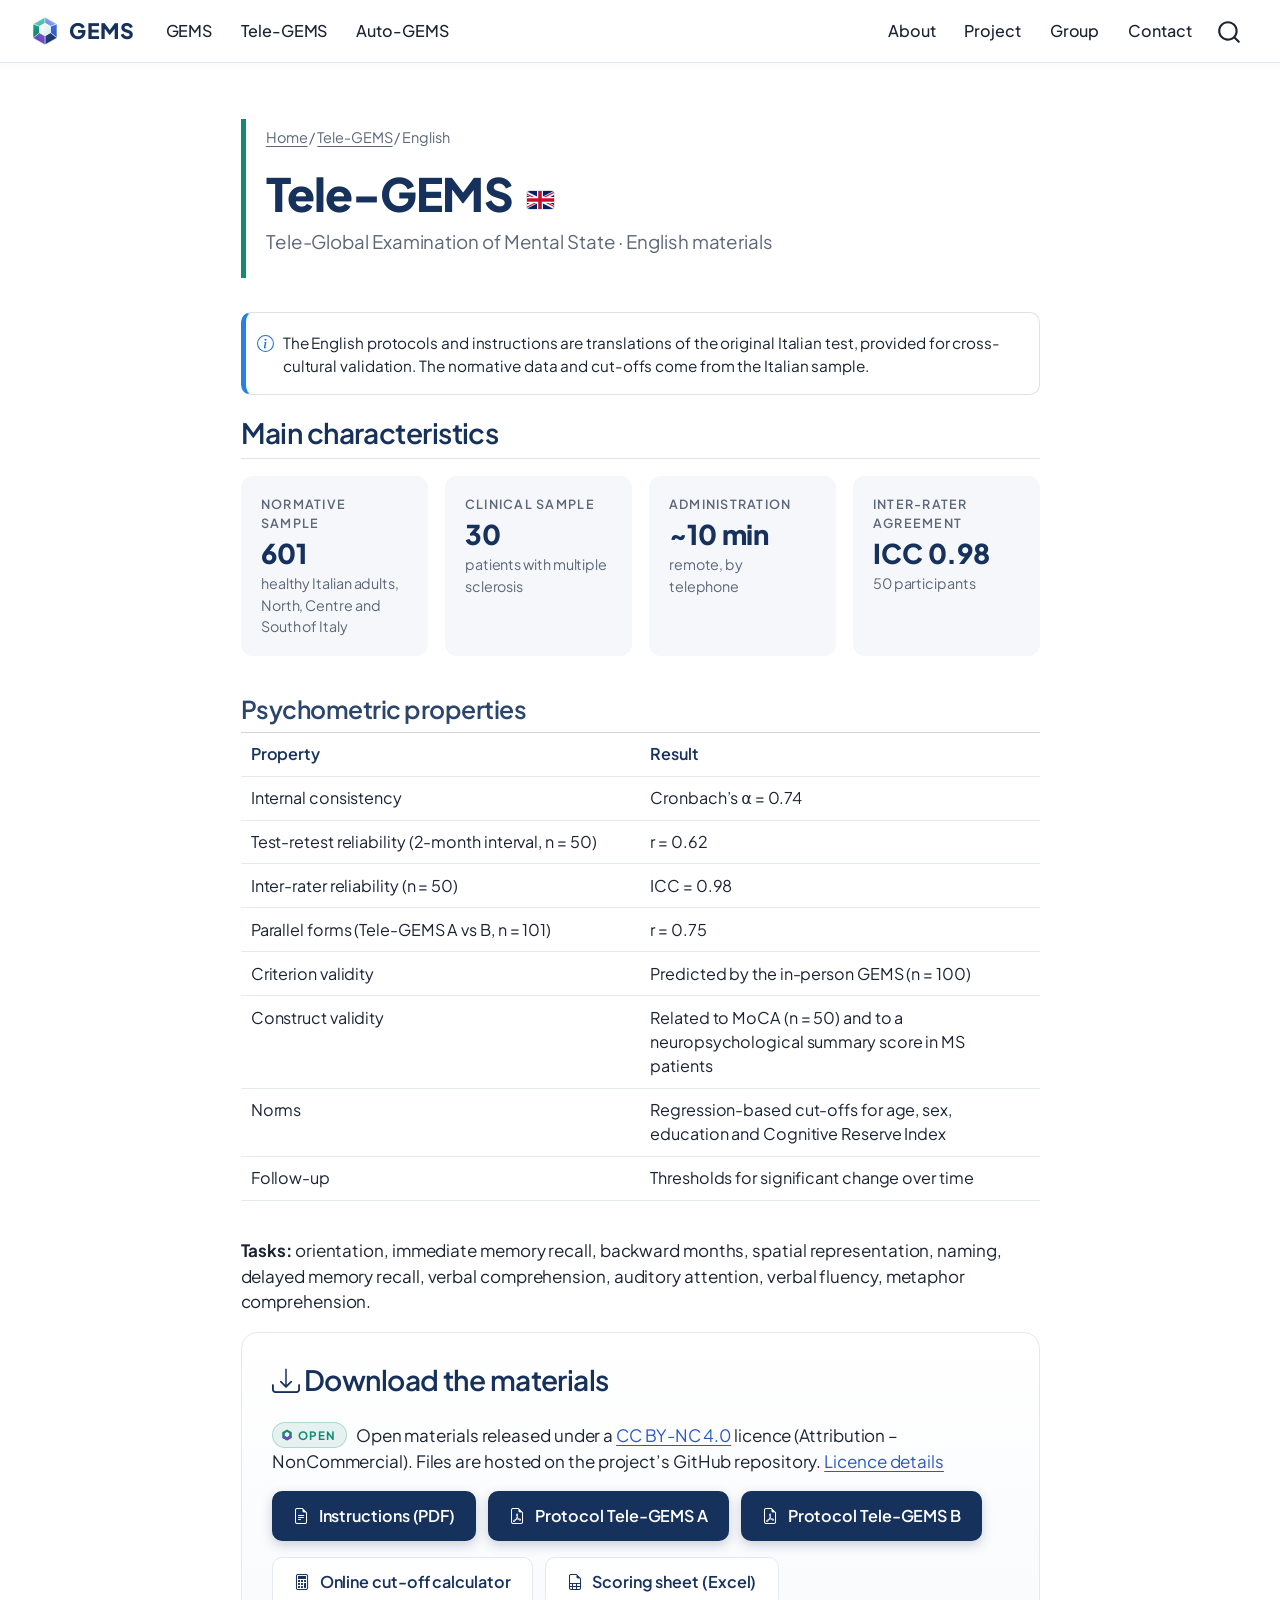
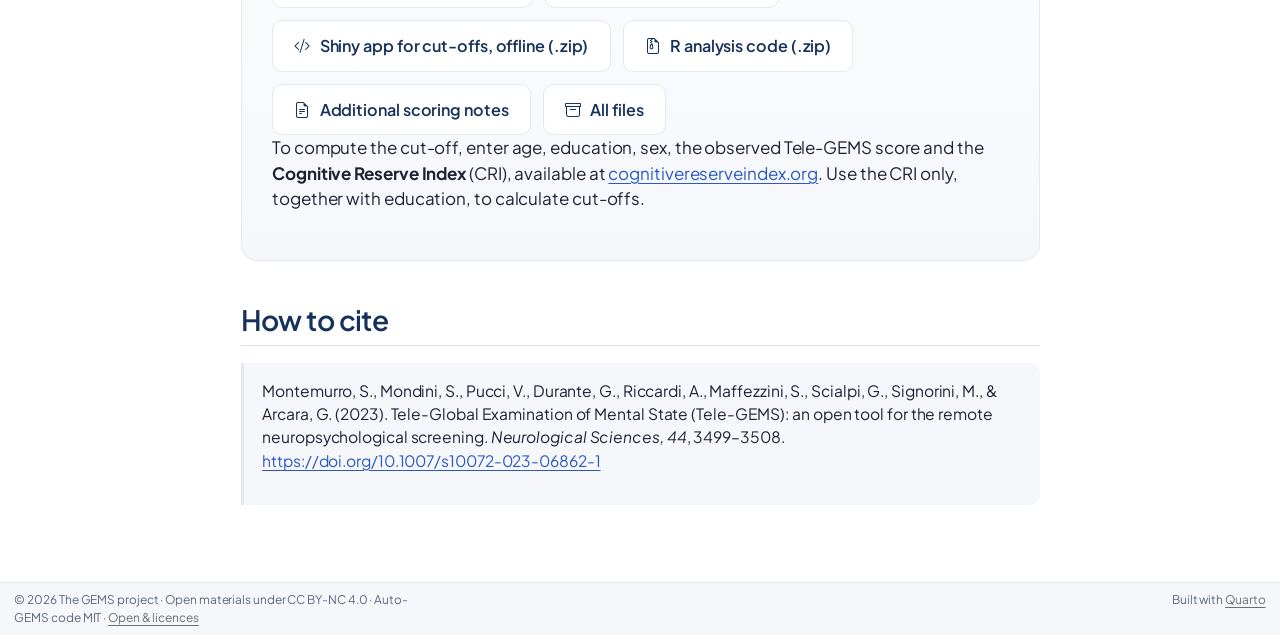
<file: tests/tele-gems/en.html>
<!DOCTYPE html>
<html xmlns="http://www.w3.org/1999/xhtml" lang="en" xml:lang="en"><head>

<meta charset="utf-8">
<meta name="generator" content="quarto-1.11.9">

<meta name="viewport" content="width=device-width, initial-scale=1.0, user-scalable=yes">


<title>Tele-GEMS · English – GEMS</title>
<style>
/* Default styles provided by pandoc.
** See https://pandoc.org/MANUAL.html#variables-for-html for config info.
*/
span.smallcaps{font-variant: small-caps;}
div.columns{display: flex; gap: 1.5em;}
div.column{flex: auto;}
@media screen {
div.columns{gap: min(4vw, 1.5em);}
div.column{overflow-x: auto;}
}
div.hanging-indent{margin-left: 1.5em; text-indent: -1.5em;}
ul.task-list{list-style: none;}
ul.task-list li input[type="checkbox"] {
  width: 0.8em;
  margin: 0 0.8em 0.2em -1em; /* quarto-specific, see https://github.com/quarto-dev/quarto-cli/issues/4556 */ 
  vertical-align: middle;
}
</style>


<script src="../../site_libs/quarto-nav/quarto-nav.js"></script>
<script src="../../site_libs/quarto-nav/headroom.min.js"></script>
<script src="../../site_libs/clipboard/clipboard.min.js"></script>
<script src="../../site_libs/quarto-search/autocomplete.umd.js"></script>
<script src="../../site_libs/quarto-search/fuse.min.js"></script>
<script src="../../site_libs/quarto-search/quarto-search.js"></script>
<meta name="quarto:offset" content="../../">
<link href="../../images/gems-logo.svg" rel="icon" type="image/svg+xml">
<script src="../../site_libs/quarto-html/quarto.js" type="module"></script>
<script src="../../site_libs/quarto-html/tabsets/tabsets.js" type="module"></script>
<script src="../../site_libs/quarto-html/scrollable-regions/scrollable-regions.js" type="module"></script>
<script src="../../site_libs/quarto-html/popper.min.js"></script>
<script src="../../site_libs/quarto-html/tippy.umd.min.js"></script>
<script src="../../site_libs/quarto-html/anchor.min.js"></script>
<link href="../../site_libs/quarto-html/tippy.css" rel="stylesheet">
<link href="../../site_libs/quarto-html/quarto-syntax-highlighting-63b5708e65d6cd79cd7618c58d0c21e7.css" rel="stylesheet" id="quarto-text-highlighting-styles">
<script src="../../site_libs/bootstrap/bootstrap.min.js"></script>
<link href="../../site_libs/bootstrap/bootstrap-icons.css" rel="stylesheet">
<link href="../../site_libs/bootstrap/bootstrap-f2b9cbc46ce4dcbc9a0c5ba9466188e4.min.css" rel="stylesheet" append-hash="true" id="quarto-bootstrap" data-mode="light">
<script id="quarto-search-options" type="application/json">{
  "location": "navbar",
  "copy-button": false,
  "collapse-after": 3,
  "panel-placement": "end",
  "type": "overlay",
  "limit": 50,
  "keyboard-shortcut": [
    "f",
    "/",
    "s"
  ],
  "show-item-context": false,
  "language": {
    "search-no-results-text": "No results",
    "search-matching-documents-text": "matching documents",
    "search-copy-link-title": "Copy link to search",
    "search-hide-matches-text": "Hide additional matches",
    "search-more-match-text": "more match in this document",
    "search-more-matches-text": "more matches in this document",
    "search-clear-button-title": "Clear",
    "search-text-placeholder": "",
    "search-detached-cancel-button-title": "Cancel",
    "search-submit-button-title": "Submit",
    "search-label": "Search"
  }
}</script>
<style>html{ scroll-behavior: smooth; }</style>
<link rel="preconnect" href="https://fonts.googleapis.com">
<link rel="preconnect" href="https://fonts.gstatic.com" crossorigin="">
<link href="https://fonts.googleapis.com/css2?family=Plus+Jakarta+Sans:wght@400;500;600;700;800&amp;display=swap" rel="stylesheet">


</head>

<body class="nav-fixed fullcontent quarto-light"><a id="quarto-skip-link" class="visually-hidden-focusable" href="#quarto-document-content">Skip to main content</a>

<div id="quarto-search-results"></div>
  <header id="quarto-header" class="headroom fixed-top">
    <nav class="navbar navbar-expand-lg " data-bs-theme="dark" aria-label="Site">
      <div class="navbar-container container-fluid">
      <div class="navbar-brand-container mx-auto">
    <a href="../../index.html" class="navbar-brand navbar-brand-logo">
    <img src="../../images/gems-logo.svg" alt="" class="navbar-logo light-content">
    <img src="../../images/gems-logo.svg" alt="" class="navbar-logo dark-content">
    </a>
    <a class="navbar-brand" href="../../index.html">
    <span class="navbar-title">GEMS</span>
    </a>
  </div>
          <button class="navbar-toggler" type="button" data-bs-toggle="collapse" data-bs-target="#navbarCollapse" aria-controls="navbarCollapse" aria-expanded="false" aria-label="Toggle navigation" onclick="if (window.quartoToggleHeadroom) { window.quartoToggleHeadroom(); }">
  <span class="navbar-toggler-icon"></span>
</button>
          <div class="collapse navbar-collapse" id="navbarCollapse">
            <ul class="navbar-nav navbar-nav-scroll me-auto">
  <li class="nav-item">
    <a class="nav-link" href="../../tests/gems/index.html"> 
<span class="menu-text">GEMS</span></a>
  </li>  
  <li class="nav-item">
    <a class="nav-link" href="../../tests/tele-gems/index.html"> 
<span class="menu-text">Tele-GEMS</span></a>
  </li>  
  <li class="nav-item">
    <a class="nav-link" href="../../tests/auto-gems/index.html"> 
<span class="menu-text">Auto-GEMS</span></a>
  </li>  
</ul>
            <ul class="navbar-nav navbar-nav-scroll ms-auto">
  <li class="nav-item">
    <a class="nav-link" href="../../about.html"> 
<span class="menu-text">About</span></a>
  </li>  
  <li class="nav-item">
    <a class="nav-link" href="../../project.html"> 
<span class="menu-text">Project</span></a>
  </li>  
  <li class="nav-item">
    <a class="nav-link" href="../../group.html"> 
<span class="menu-text">Group</span></a>
  </li>  
  <li class="nav-item">
    <a class="nav-link" href="../../contact.html"> 
<span class="menu-text">Contact</span></a>
  </li>  
</ul>
          </div> <!-- /navcollapse -->
            <div class="quarto-navbar-tools">
</div>
            <div id="quarto-search" class="" title="Search"></div>
      </div> <!-- /container-fluid -->
    </nav>
</header>
<!-- content -->
<div id="quarto-content" class="quarto-container page-columns page-rows-contents page-layout-article page-navbar">
<!-- sidebar -->
<!-- margin-sidebar -->
    
<!-- main -->
<main class="content" id="quarto-document-content" tabindex="-1"><header id="title-block-header" class="quarto-title-block"></header>




<div class="page-head tele">
<p><span class="crumb"><a href="../../index.html">Home</a> / <a href="../../tests/tele-gems/index.html">Tele-GEMS</a> / English</span></p>
<section id="tele-gems" class="level1">
<h1>Tele-GEMS <img class="flag" src="../../images/flags/gb.svg" alt="English" style="vertical-align:middle;margin-left:.4rem"></h1>
<p><span class="sub">Tele-Global Examination of Mental State · English materials</span></p>
</section>
</div>
<div class="callout callout-style-simple callout-note">
<div class="callout-body d-flex">
<div class="callout-icon-container">
<i class="callout-icon"></i>
</div>
<div class="callout-body-container">
<p>The English protocols and instructions are translations of the original Italian test, provided for cross-cultural validation. The normative data and cut-offs come from the Italian sample.</p>
</div>
</div>
</div>
<section id="main-characteristics" class="level2">
<h2 class="anchored" data-anchor-id="main-characteristics">Main characteristics</h2>
<div class="facts">
<div class="fact">
<p><span class="fact-label">Normative sample</span> <span class="fact-value">601</span> <span class="fact-note">healthy Italian adults, North, Centre and South of Italy</span></p>
</div>
<div class="fact">
<p><span class="fact-label">Clinical sample</span> <span class="fact-value">30</span> <span class="fact-note">patients with multiple sclerosis</span></p>
</div>
<div class="fact">
<p><span class="fact-label">Administration</span> <span class="fact-value">~10 min</span> <span class="fact-note">remote, by telephone</span></p>
</div>
<div class="fact">
<p><span class="fact-label">Inter-rater agreement</span> <span class="fact-value">ICC 0.98</span> <span class="fact-note">50 participants</span></p>
</div>
</div>
<section id="psychometric-properties" class="level3">
<h3 class="anchored" data-anchor-id="psychometric-properties">Psychometric properties</h3>
<table class="props caption-top table">
<colgroup>
<col style="width: 50%">
<col style="width: 50%">
</colgroup>
<thead>
<tr class="header">
<th>Property</th>
<th>Result</th>
</tr>
</thead>
<tbody>
<tr class="odd">
<td>Internal consistency</td>
<td>Cronbach’s α = 0.74</td>
</tr>
<tr class="even">
<td>Test-retest reliability (2-month interval, n = 50)</td>
<td>r = 0.62</td>
</tr>
<tr class="odd">
<td>Inter-rater reliability (n = 50)</td>
<td>ICC = 0.98</td>
</tr>
<tr class="even">
<td>Parallel forms (Tele-GEMS A vs B, n = 101)</td>
<td>r = 0.75</td>
</tr>
<tr class="odd">
<td>Criterion validity</td>
<td>Predicted by the in-person GEMS (n = 100)</td>
</tr>
<tr class="even">
<td>Construct validity</td>
<td>Related to MoCA (n = 50) and to a neuropsychological summary score in MS patients</td>
</tr>
<tr class="odd">
<td>Norms</td>
<td>Regression-based cut-offs for age, sex, education and Cognitive Reserve Index</td>
</tr>
<tr class="even">
<td>Follow-up</td>
<td>Thresholds for significant change over time</td>
</tr>
</tbody>
</table>
<p><strong>Tasks:</strong> orientation, immediate memory recall, backward months, spatial representation, naming, delayed memory recall, verbal comprehension, auditory attention, verbal fluency, metaphor comprehension.</p>
</section>
</section>
<section id="download-the-materials" class="level2 downloads">
<h2 class="anchored" data-anchor-id="download-the-materials"><i class="bi bi-download"></i> Download the materials</h2>
<p><span class="hint"><span class="open-badge inline">Open</span> Open materials released under a <strong><a href="https://creativecommons.org/licenses/by-nc/4.0/">CC BY-NC 4.0</a></strong> licence (Attribution – NonCommercial). Files are hosted on the project’s GitHub repository. <a href="../../open.html">Licence details</a></span></p>
<div class="btn-row">
<p><a href="https://github.com/giorgioarcara/gems-tests/releases/download/materials-v1/tele-gems-en-instructions.pdf" class="btn-dl"><i class="bi bi-file-earmark-text"></i> Instructions (PDF)</a> <a href="https://github.com/giorgioarcara/gems-tests/releases/download/materials-v1/tele-gems-en-protocol-A.pdf" class="btn-dl"><i class="bi bi-file-earmark-pdf"></i> Protocol Tele-GEMS A</a> <a href="https://github.com/giorgioarcara/gems-tests/releases/download/materials-v1/tele-gems-en-protocol-B.pdf" class="btn-dl"><i class="bi bi-file-earmark-pdf"></i> Protocol Tele-GEMS B</a></p>
</div>
<div class="btn-row">
<p><a href="https://sonia-montemurro.shinyapps.io/Tele-GEMS_Shiny/" class="btn-ghost"><i class="bi bi-calculator"></i> Online cut-off calculator</a> <a href="https://github.com/giorgioarcara/gems-tests/releases/download/materials-v1/tele-gems-scoring-sheet.xlsx" class="btn-ghost"><i class="bi bi-file-earmark-spreadsheet"></i> Scoring sheet (Excel)</a> <a href="https://github.com/giorgioarcara/gems-tests/releases/download/materials-v1/tele-gems-shiny-app.zip" class="btn-ghost"><i class="bi bi-code-slash"></i> Shiny app for cut-offs, offline (.zip)</a> <a href="https://github.com/giorgioarcara/gems-tests/releases/download/materials-v1/tele-gems-r-analysis.zip" class="btn-ghost"><i class="bi bi-file-earmark-zip"></i> R analysis code (.zip)</a> <a href="https://github.com/giorgioarcara/gems-tests/releases/download/materials-v1/tele-gems-additional-instructions.txt" class="btn-ghost"><i class="bi bi-file-earmark-text"></i> Additional scoring notes</a> <a href="https://github.com/giorgioarcara/gems-tests/releases/tag/materials-v1" class="btn-ghost"><i class="bi bi-archive"></i> All files</a></p>
</div>
<p><span class="hint">To compute the cut-off, enter age, education, sex, the observed Tele-GEMS score and the <strong>Cognitive Reserve Index</strong> (CRI), available at <a href="https://www.cognitivereserveindex.org/NewEdition/">cognitivereserveindex.org</a>. Use the CRI only, together with education, to calculate cut-offs.</span></p>
</section>
<section id="how-to-cite" class="level2">
<h2 class="anchored" data-anchor-id="how-to-cite">How to cite</h2>
<div class="cite">
<p>Montemurro, S., Mondini, S., Pucci, V., Durante, G., Riccardi, A., Maffezzini, S., Scialpi, G., Signorini, M., &amp; Arcara, G. (2023). Tele-Global Examination of Mental State (Tele-GEMS): an open tool for the remote neuropsychological screening. <em>Neurological Sciences, 44</em>, 3499–3508. <a href="https://doi.org/10.1007/s10072-023-06862-1" class="uri">https://doi.org/10.1007/s10072-023-06862-1</a></p>
</div>


</section>

</main> <!-- /main -->
<script id="quarto-html-after-body" type="application/javascript">
  window.document.addEventListener("DOMContentLoaded", function (event) {
    const icon = "";
    const anchorJS = new window.AnchorJS();
    anchorJS.options = {
      placement: 'right',
      icon: icon
    };
    anchorJS.add('.anchored');
    const isCodeAnnotation = (el) => {
      for (const clz of el.classList) {
        if (clz.startsWith('code-annotation-')) {                     
          return true;
        }
      }
      return false;
    }
    const onCopySuccess = function(e) {
      // button target
      const button = e.trigger;
      // don't keep focus
      button.blur();
      // flash "checked"
      button.classList.add('code-copy-button-checked');
      var currentTitle = button.getAttribute("title");
      button.setAttribute("title", "Copied!");
      let tooltip;
      if (window.bootstrap) {
        button.setAttribute("data-bs-toggle", "tooltip");
        button.setAttribute("data-bs-placement", "left");
        button.setAttribute("data-bs-title", "Copied!");
        tooltip = new bootstrap.Tooltip(button, 
          { trigger: "manual", 
            customClass: "code-copy-button-tooltip",
            offset: [0, -8]});
        tooltip.show();    
      }
      setTimeout(function() {
        if (tooltip) {
          tooltip.hide();
          button.removeAttribute("data-bs-title");
          button.removeAttribute("data-bs-toggle");
          button.removeAttribute("data-bs-placement");
        }
        button.setAttribute("title", currentTitle);
        button.classList.remove('code-copy-button-checked');
      }, 1000);
      // clear code selection
      e.clearSelection();
    }
    const getTextToCopy = function(trigger) {
      const outerScaffold = trigger.parentElement.cloneNode(true);
      const codeEl = outerScaffold.querySelector('code');
      for (const childEl of codeEl.children) {
        if (isCodeAnnotation(childEl)) {
          childEl.remove();
        }
      }
      return codeEl.innerText;
    }
    const clipboard = new window.ClipboardJS('.code-copy-button:not([data-in-quarto-modal])', {
      text: getTextToCopy
    });
    clipboard.on('success', onCopySuccess);
    if (window.document.getElementById('quarto-embedded-source-code-modal')) {
      const clipboardModal = new window.ClipboardJS('.code-copy-button[data-in-quarto-modal]', {
        text: getTextToCopy,
        container: window.document.getElementById('quarto-embedded-source-code-modal')
      });
      clipboardModal.on('success', onCopySuccess);
    }
      var localhostRegex = new RegExp(/^(?:http|https):\/\/localhost\:?[0-9]*\//);
      var mailtoRegex = new RegExp(/^mailto:/);
        var filterRegex = new RegExp("https:\/\/giorgioarcara\.github\.io\/gems-tests\/");
      const newWindowLabel = "(opens in a new tab)";
      const newWindowNoteId = "quarto-ext-newwindow-label";
      // Links reference one hidden label through aria-describedby, so the
      // announcement never changes their accessible name.
      var describeNewWindow = (link) => {
        if (!window.document.getElementById(newWindowNoteId)) {
          var newWindowNote = window.document.createElement("span");
          newWindowNote.id = newWindowNoteId;
          newWindowNote.hidden = true;
          newWindowNote.textContent = newWindowLabel;
          window.document.body.appendChild(newWindowNote);
        }
        var describedBy = (link.getAttribute("aria-describedby") || "").split(/\s+/).filter(Boolean);
        if (!describedBy.includes(newWindowNoteId)) {
          describedBy.push(newWindowNoteId);
          link.setAttribute("aria-describedby", describedBy.join(" "));
        }
      }
      var isInternal = (href) => {
          return filterRegex.test(href) || localhostRegex.test(href) || mailtoRegex.test(href);
      }
      // Inspect non-navigation links and adorn them if external
      window.quartoDecorateExternalLinks = function (root) {
     var links = (root || window.document).querySelectorAll('a[href]:not(.nav-link):not(.navbar-brand):not(.toc-action):not(.sidebar-link):not(.sidebar-item-toggle):not(.pagination-link):not(.no-external):not([aria-hidden]):not(.dropdown-item):not(.quarto-navigation-tool):not(.about-link)');
      for (var i=0; i<links.length; i++) {
        const link = links[i];
        if (!isInternal(link.href)) {
          // undo the damage that might have been done by quarto-nav.js in the case of
          // links that we want to consider external
          if (link.dataset.originalHref !== undefined) {
            link.href = link.dataset.originalHref;
          }
            // target, if specified
            link.setAttribute("target", "_blank");
            if (link.getAttribute("rel") === null) {
              link.setAttribute("rel", "noopener");
            }
            describeNewWindow(link);
          if (!link.classList.contains('no-external-icon')) {
          }
        }
      }
      };
      window.quartoDecorateExternalLinks(window.document);
    // Esc closes the popup (WCAG 1.4.13) and focus leaving both trigger and
    // popup closes it (WCAG 2.4.11); tippy handles neither for interactive popups.
    const hideOnEscAndFocusOut = {
      name: 'hideOnEscAndFocusOut',
      defaultValue: true,
      fn(instance) {
        const dismiss = () => {
          // A show scheduled by the trigger delay would otherwise reopen it
          instance.clearDelayTimeouts();
          instance.hide();
        };
        const onKeyDown = (event) => {
          if (event.key !== 'Escape') {
            return;
          }
          // Keep Esc from also reaching page handlers (e.g. reveal.js overview),
          // except an open reveal.js slide menu, which Esc should close too.
          // The menu handles keys only when its keyboard option is on.
          const menuHandlesEsc = window.Reveal?.getPlugin?.('menu')?.isOpen() &&
            window.Reveal.getConfig().menu?.keyboard !== false;
          if (!menuHandlesEsc) {
            event.stopPropagation();
          }
          if (instance.popper.contains(window.document.activeElement)) {
            // Disabled while refocusing so the focus trigger does not reopen it
            instance.disable();
            instance.reference.focus();
            instance.enable();
          }
          dismiss();
        };
        const onFocusOut = (event) => {
          const target = event.relatedTarget;
          if (target && !instance.reference.contains(target) &&
              !instance.popper.contains(target)) {
            dismiss();
          }
        };
        // On the trigger too: a click trigger (code-annotations: select) has no
        // blur handling. Attached for the instance's lifetime so leaving the
        // trigger also cancels a show still pending on the trigger delay.
        instance.reference.addEventListener('focusout', onFocusOut);
        return {
          onShow() {
            window.document.addEventListener('keydown', onKeyDown, true);
            instance.popper.addEventListener('focusout', onFocusOut);
          },
          onHide() {
            window.document.removeEventListener('keydown', onKeyDown, true);
            instance.popper.removeEventListener('focusout', onFocusOut);
          },
          onDestroy() {
            instance.reference.removeEventListener('focusout', onFocusOut);
          },
        };
      },
    };
    function tippyHover(el, contentFn, onTriggerFn, onUntriggerFn) {
      const config = {
        allowHTML: true,
        maxWidth: 500,
        delay: 100,
        arrow: false,
        appendTo: function(el) {
            return el.parentElement;
        },
        interactive: true,
        interactiveBorder: 10,
        theme: 'quarto',
        placement: 'bottom-start',
        plugins: [hideOnEscAndFocusOut],
      };
      if (contentFn) {
        config.content = contentFn;
      }
      if (onTriggerFn) {
        config.onTrigger = onTriggerFn;
      }
      if (onUntriggerFn) {
        config.onUntrigger = onUntriggerFn;
      }
      window.tippy(el, config); 
    }
    const noterefs = window.document.querySelectorAll('a[role="doc-noteref"]');
    for (var i=0; i<noterefs.length; i++) {
      const ref = noterefs[i];
      tippyHover(ref, function() {
        // use id or data attribute instead here
        let href = ref.getAttribute('data-footnote-href') || ref.getAttribute('href');
        try { href = new URL(href).hash; } catch {}
        const id = href.replace(/^#\/?/, "");
        const note = window.document.getElementById(id);
        if (note) {
          return note.innerHTML;
        } else {
          return "";
        }
      });
    }
    const xrefs = window.document.querySelectorAll('a.quarto-xref');
    const processXRef = (id, note) => {
      // Strip column container classes
      const stripColumnClz = (el) => {
        el.classList.remove("page-full", "page-columns");
        if (el.children) {
          for (const child of el.children) {
            stripColumnClz(child);
          }
        }
      }
      stripColumnClz(note)
      if (id === null || id.startsWith('sec-')) {
        // Special case sections, only their first couple elements
        const container = document.createElement("div");
        if (note.children && note.children.length > 2) {
          container.appendChild(note.children[0].cloneNode(true));
          for (let i = 1; i < note.children.length; i++) {
            const child = note.children[i];
            if (child.tagName === "P" && child.innerText === "") {
              continue;
            } else {
              container.appendChild(child.cloneNode(true));
              break;
            }
          }
          if (window.Quarto?.typesetMath) {
            window.Quarto.typesetMath(container);
          }
          return container.innerHTML
        } else {
          if (window.Quarto?.typesetMath) {
            window.Quarto.typesetMath(note);
          }
          return note.innerHTML;
        }
      } else {
        // Remove any anchor links if they are present
        const anchorLink = note.querySelector('a.anchorjs-link');
        if (anchorLink) {
          anchorLink.remove();
        }
        if (window.Quarto?.typesetMath) {
          window.Quarto.typesetMath(note);
        }
        if (note.classList.contains("callout")) {
          return note.outerHTML;
        } else {
          return note.innerHTML;
        }
      }
    }
    for (var i=0; i<xrefs.length; i++) {
      const xref = xrefs[i];
      tippyHover(xref, undefined, function(instance) {
        instance.disable();
        let url = xref.getAttribute('href');
        let hash = undefined; 
        if (url.startsWith('#')) {
          hash = url;
        } else {
          try { hash = new URL(url).hash; } catch {}
        }
        if (hash) {
          const id = hash.replace(/^#\/?/, "");
          const note = window.document.getElementById(id);
          if (note !== null) {
            try {
              const html = processXRef(id, note.cloneNode(true));
              instance.setContent(html);
            } finally {
              instance.enable();
              instance.show();
            }
          } else {
            // See if we can fetch this
            fetch(url.split('#')[0])
            .then(res => res.text())
            .then(html => {
              const parser = new DOMParser();
              const htmlDoc = parser.parseFromString(html, "text/html");
              const note = htmlDoc.getElementById(id);
              if (note !== null) {
                const html = processXRef(id, note);
                instance.setContent(html);
              } 
            }).finally(() => {
              instance.enable();
              instance.show();
            });
          }
        } else {
          // See if we can fetch a full url (with no hash to target)
          // This is a special case and we should probably do some content thinning / targeting
          fetch(url)
          .then(res => res.text())
          .then(html => {
            const parser = new DOMParser();
            const htmlDoc = parser.parseFromString(html, "text/html");
            const note = htmlDoc.querySelector('main.content');
            if (note !== null) {
              // This should only happen for chapter cross references
              // (since there is no id in the URL)
              // remove the first header
              if (note.children.length > 0 && note.children[0].tagName === "HEADER") {
                note.children[0].remove();
              }
              const html = processXRef(null, note);
              instance.setContent(html);
            } 
          }).finally(() => {
            instance.enable();
            instance.show();
          });
        }
      }, function(instance) {
      });
    }
        let selectedAnnoteEl;
        const selectorForAnnotation = ( cell, annotation) => {
          let cellAttr = 'data-code-cell="' + cell + '"';
          let lineAttr = 'data-code-annotation="' +  annotation + '"';
          const selector = 'span[' + cellAttr + '][' + lineAttr + ']';
          return selector;
        }
        const selectCodeLines = (annoteEl) => {
          const doc = window.document;
          const targetCell = annoteEl.getAttribute("data-target-cell");
          const targetAnnotation = annoteEl.getAttribute("data-target-annotation");
          const annoteSpan = window.document.querySelector(selectorForAnnotation(targetCell, targetAnnotation));
          const lines = annoteSpan.getAttribute("data-code-lines").split(",");
          const lineIds = lines.map((line) => {
            return targetCell + "-" + line;
          })
          // Each band is positioned against its own containing block, which is
          // not the offsetParent of the lines, so place it from client rects.
          const placeBand = (band, firstEl, lastEl, codeBlock) => {
            const container = band.offsetParent;
            if (container === null) {
              return;
            }
            const containerRect = container.getBoundingClientRect();
            // Reveal.js scales slides with a transform, so convert client
            // pixels back to the CSS pixels of the container.
            const scale = containerRect.height / container.offsetHeight || 1;
            const firstRect = firstEl.getBoundingClientRect();
            const lastRect = lastEl.getBoundingClientRect();
            const top = (firstRect.top - containerRect.top) / scale - container.clientTop + container.scrollTop;
            const height = (lastRect.bottom - firstRect.top) / scale;
            band.style.top = top - 2 + "px";
            band.style.height = height + 4 + "px";
            if (codeBlock) {
              // Without the copy button wrapper, the containing block is wider
              // than the code block, so span the code block explicitly.
              const blockRect = codeBlock.getBoundingClientRect();
              band.style.left = (blockRect.left - containerRect.left) / scale - container.clientLeft + container.scrollLeft + "px";
              band.style.width = blockRect.width / scale + "px";
            }
          };
          if (lineIds.length > 0) {
            const el = window.document.getElementById(lineIds[0]);
            const lastEl = window.document.getElementById(lineIds[lineIds.length - 1]);
            const parent = el.parentElement.parentElement;
            // cook up a div (if necessary) and position it
            let div = window.document.getElementById("code-annotation-line-highlight");
            if (div === null) {
              div = window.document.createElement("div");
              div.setAttribute("id", "code-annotation-line-highlight");
              div.style.position = 'absolute';
              parent.appendChild(div);
            }
            placeBand(div, el, lastEl, parent.closest("div.sourceCode") || parent);
            let gutterDiv = window.document.getElementById("code-annotation-line-highlight-gutter");
            if (gutterDiv === null) {
              gutterDiv = window.document.createElement("div");
              gutterDiv.setAttribute("id", "code-annotation-line-highlight-gutter");
              gutterDiv.style.position = 'absolute';
              const codeCell = window.document.getElementById(targetCell);
              const gutter = codeCell.querySelector('.code-annotation-gutter');
              gutter.appendChild(gutterDiv);
            }
            placeBand(gutterDiv, el, lastEl);
            selectedAnnoteEl = annoteEl;
          }
        };
        const unselectCodeLines = () => {
          const elementsIds = ["code-annotation-line-highlight", "code-annotation-line-highlight-gutter"];
          elementsIds.forEach((elId) => {
            const div = window.document.getElementById(elId);
            if (div) {
              div.remove();
            }
          });
          selectedAnnoteEl = undefined;
        };
          // Handle positioning of the toggle
      window.addEventListener(
        "resize",
        throttle(() => {
          elRect = undefined;
          if (selectedAnnoteEl) {
            selectCodeLines(selectedAnnoteEl);
          }
        }, 10)
      );
      function throttle(fn, ms) {
      let throttle = false;
      let timer;
        return (...args) => {
          if(!throttle) { // first call gets through
              fn.apply(this, args);
              throttle = true;
          } else { // all the others get throttled
              if(timer) clearTimeout(timer); // cancel #2
              timer = setTimeout(() => {
                fn.apply(this, args);
                timer = throttle = false;
              }, ms);
          }
        };
      }
        // Attach click handler to the DT
        const annoteDls = window.document.querySelectorAll('dt[data-target-cell]');
        for (const annoteDlNode of annoteDls) {
          annoteDlNode.addEventListener('click', (event) => {
            const clickedEl = event.target;
            if (clickedEl !== selectedAnnoteEl) {
              unselectCodeLines();
              const activeEl = window.document.querySelector('dt[data-target-cell].code-annotation-active');
              if (activeEl) {
                activeEl.classList.remove('code-annotation-active');
              }
              selectCodeLines(clickedEl);
              clickedEl.classList.add('code-annotation-active');
            } else {
              // Unselect the line
              unselectCodeLines();
              clickedEl.classList.remove('code-annotation-active');
            }
          });
        }
    const findCites = (el) => {
      const parentEl = el.parentElement;
      if (parentEl) {
        const cites = parentEl.dataset.cites;
        if (cites) {
          return {
            el,
            cites: cites.split(' ')
          };
        } else {
          return findCites(el.parentElement)
        }
      } else {
        return undefined;
      }
    };
    var bibliorefs = window.document.querySelectorAll('a[role="doc-biblioref"]');
    for (var i=0; i<bibliorefs.length; i++) {
      const ref = bibliorefs[i];
      const citeInfo = findCites(ref);
      if (citeInfo) {
        tippyHover(citeInfo.el, function() {
          var popup = window.document.createElement('div');
          citeInfo.cites.forEach(function(cite) {
            var citeDiv = window.document.createElement('div');
            citeDiv.classList.add('hanging-indent');
            citeDiv.classList.add('csl-entry');
            var biblioDiv = window.document.getElementById('ref-' + cite);
            if (biblioDiv) {
              citeDiv.innerHTML = biblioDiv.innerHTML;
            }
            popup.appendChild(citeDiv);
          });
          return popup.innerHTML;
        });
      }
    }
  });
  </script>
  <script type="application/javascript">
  window.quartoScrollableRegionsLabels = {"code":"Scrollable code","output":"Scrollable output"};
  </script>
</div> <!-- /content -->
<footer class="footer">
  <div class="nav-footer">
    <div class="nav-footer-left">
<p>© 2026 The GEMS project · Open materials under CC BY-NC 4.0 · Auto-GEMS code MIT · <a href="../../open.html">Open &amp; licences</a></p>
</div>   
    <div class="nav-footer-center">
      &nbsp;
    </div>
    <div class="nav-footer-right">
<p>Built with <a href="https://quarto.org">Quarto</a></p>
</div>
  </div>
</footer>




<script src="../../site_libs/quarto-html/zenscroll-min.js"></script>
</body></html>
</file>
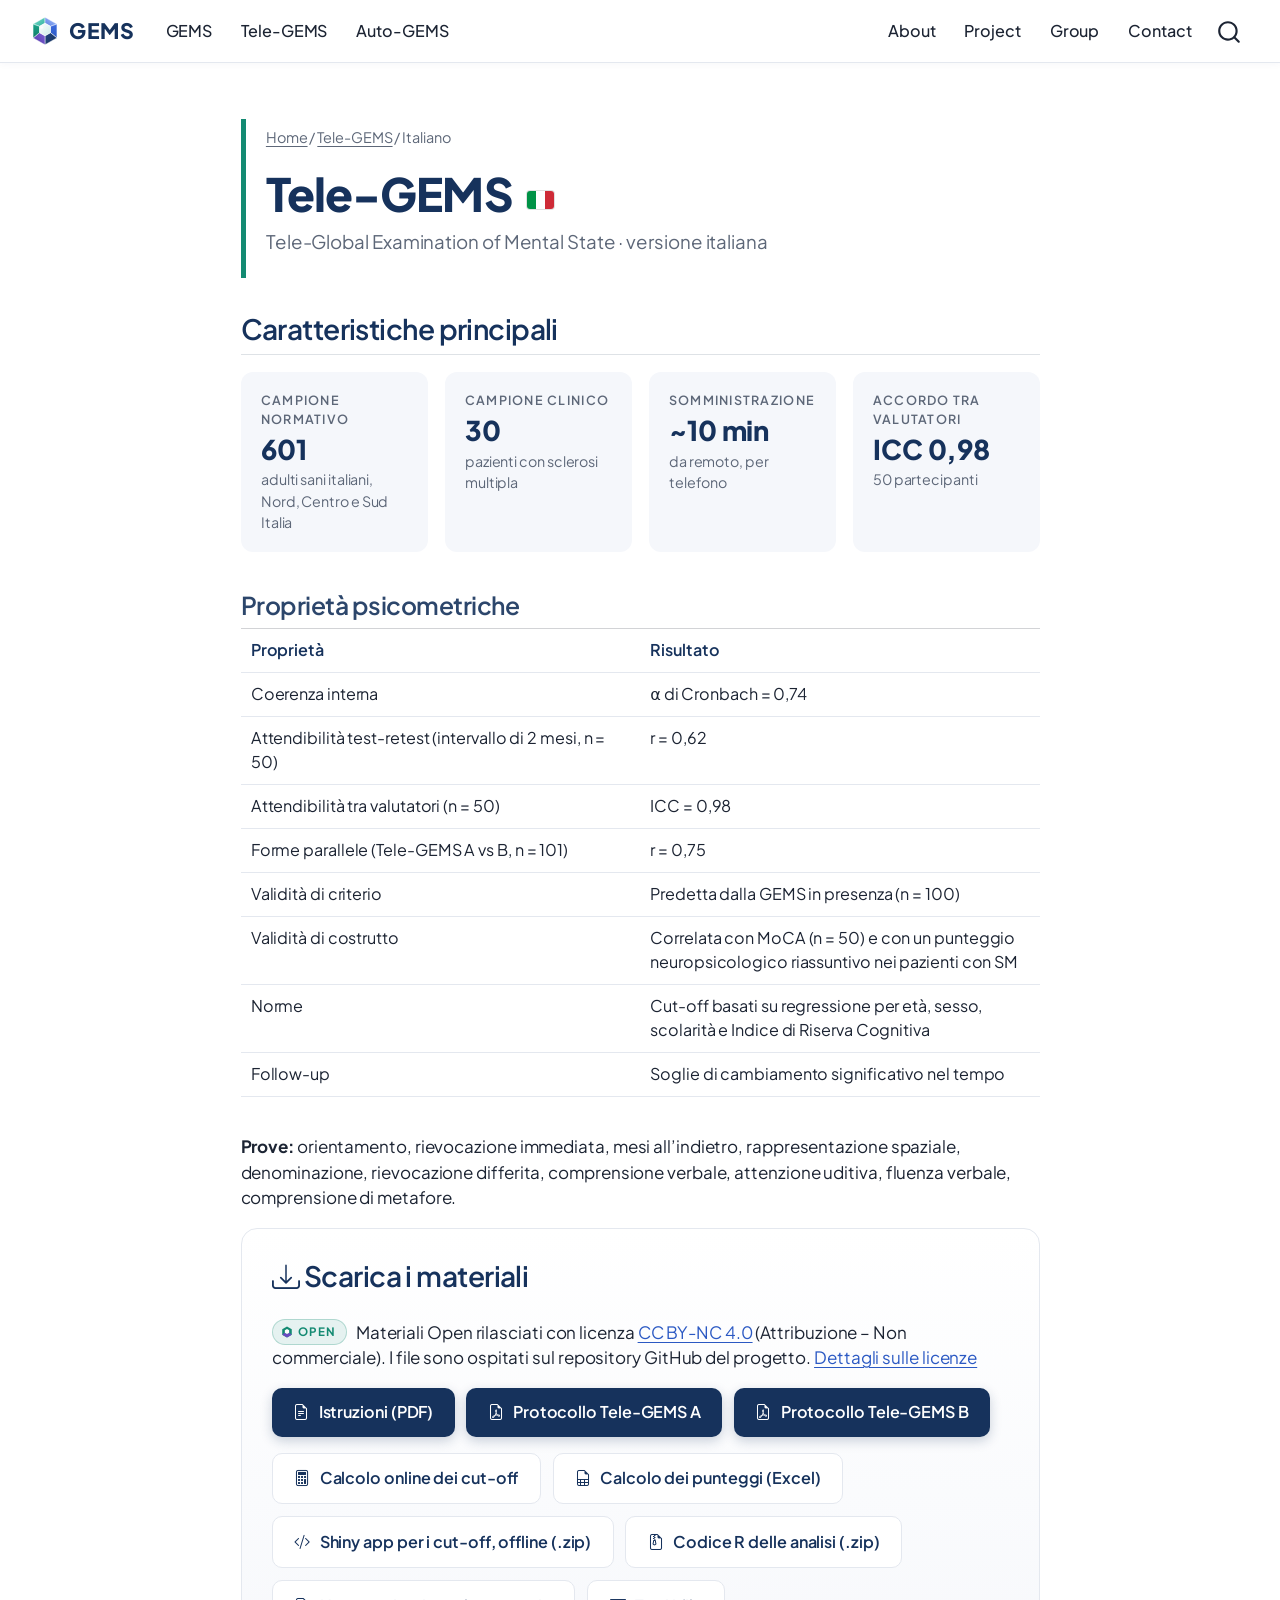
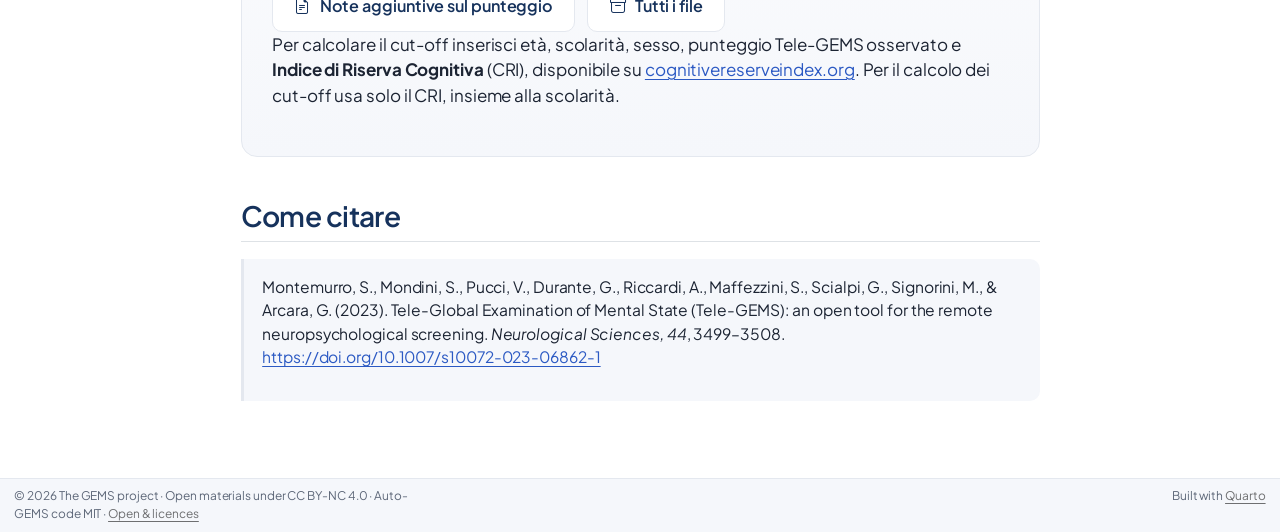
<file: tests/tele-gems/it.html>
<!DOCTYPE html>
<html xmlns="http://www.w3.org/1999/xhtml" lang="it" xml:lang="it"><head>

<meta charset="utf-8">
<meta name="generator" content="quarto-1.11.9">

<meta name="viewport" content="width=device-width, initial-scale=1.0, user-scalable=yes">


<title>Tele-GEMS · Italiano – GEMS</title>
<style>
/* Default styles provided by pandoc.
** See https://pandoc.org/MANUAL.html#variables-for-html for config info.
*/
span.smallcaps{font-variant: small-caps;}
div.columns{display: flex; gap: 1.5em;}
div.column{flex: auto;}
@media screen {
div.columns{gap: min(4vw, 1.5em);}
div.column{overflow-x: auto;}
}
div.hanging-indent{margin-left: 1.5em; text-indent: -1.5em;}
ul.task-list{list-style: none;}
ul.task-list li input[type="checkbox"] {
  width: 0.8em;
  margin: 0 0.8em 0.2em -1em; /* quarto-specific, see https://github.com/quarto-dev/quarto-cli/issues/4556 */ 
  vertical-align: middle;
}
</style>


<script src="../../site_libs/quarto-nav/quarto-nav.js"></script>
<script src="../../site_libs/quarto-nav/headroom.min.js"></script>
<script src="../../site_libs/clipboard/clipboard.min.js"></script>
<script src="../../site_libs/quarto-search/autocomplete.umd.js"></script>
<script src="../../site_libs/quarto-search/fuse.min.js"></script>
<script src="../../site_libs/quarto-search/quarto-search.js"></script>
<meta name="quarto:offset" content="../../">
<link href="../../images/gems-logo.svg" rel="icon" type="image/svg+xml">
<script src="../../site_libs/quarto-html/quarto.js" type="module"></script>
<script src="../../site_libs/quarto-html/tabsets/tabsets.js" type="module"></script>
<script src="../../site_libs/quarto-html/scrollable-regions/scrollable-regions.js" type="module"></script>
<script src="../../site_libs/quarto-html/popper.min.js"></script>
<script src="../../site_libs/quarto-html/tippy.umd.min.js"></script>
<script src="../../site_libs/quarto-html/anchor.min.js"></script>
<link href="../../site_libs/quarto-html/tippy.css" rel="stylesheet">
<link href="../../site_libs/quarto-html/quarto-syntax-highlighting-63b5708e65d6cd79cd7618c58d0c21e7.css" rel="stylesheet" id="quarto-text-highlighting-styles">
<script src="../../site_libs/bootstrap/bootstrap.min.js"></script>
<link href="../../site_libs/bootstrap/bootstrap-icons.css" rel="stylesheet">
<link href="../../site_libs/bootstrap/bootstrap-f2b9cbc46ce4dcbc9a0c5ba9466188e4.min.css" rel="stylesheet" append-hash="true" id="quarto-bootstrap" data-mode="light">
<script id="quarto-search-options" type="application/json">{
  "location": "navbar",
  "copy-button": false,
  "collapse-after": 3,
  "panel-placement": "end",
  "type": "overlay",
  "limit": 50,
  "keyboard-shortcut": [
    "f",
    "/",
    "s"
  ],
  "show-item-context": false,
  "language": {
    "search-no-results-text": "Nessun risultato",
    "search-matching-documents-text": "documenti trovati",
    "search-copy-link-title": "Copiare il link nella ricerca",
    "search-hide-matches-text": "Nascondere i risultati aggiuntivi",
    "search-more-match-text": "ci sono altri risultati in questo documento",
    "search-more-matches-text": "ulteriori risultati in questo documento",
    "search-clear-button-title": "Pulire",
    "search-text-placeholder": "",
    "search-detached-cancel-button-title": "Cancellare",
    "search-submit-button-title": "Inviare",
    "search-label": "Ricerca"
  }
}</script>
<style>html{ scroll-behavior: smooth; }</style>
<link rel="preconnect" href="https://fonts.googleapis.com">
<link rel="preconnect" href="https://fonts.gstatic.com" crossorigin="">
<link href="https://fonts.googleapis.com/css2?family=Plus+Jakarta+Sans:wght@400;500;600;700;800&amp;display=swap" rel="stylesheet">


</head>

<body class="nav-fixed fullcontent quarto-light"><a id="quarto-skip-link" class="visually-hidden-focusable" href="#quarto-document-content">Vai al contenuto principale</a>

<div id="quarto-search-results"></div>
  <header id="quarto-header" class="headroom fixed-top">
    <nav class="navbar navbar-expand-lg " data-bs-theme="dark" aria-label="Sito web">
      <div class="navbar-container container-fluid">
      <div class="navbar-brand-container mx-auto">
    <a href="../../index.html" class="navbar-brand navbar-brand-logo">
    <img src="../../images/gems-logo.svg" alt="" class="navbar-logo light-content">
    <img src="../../images/gems-logo.svg" alt="" class="navbar-logo dark-content">
    </a>
    <a class="navbar-brand" href="../../index.html">
    <span class="navbar-title">GEMS</span>
    </a>
  </div>
          <button class="navbar-toggler" type="button" data-bs-toggle="collapse" data-bs-target="#navbarCollapse" aria-controls="navbarCollapse" aria-expanded="false" aria-label="Attiva/disattiva la navigazione" onclick="if (window.quartoToggleHeadroom) { window.quartoToggleHeadroom(); }">
  <span class="navbar-toggler-icon"></span>
</button>
          <div class="collapse navbar-collapse" id="navbarCollapse">
            <ul class="navbar-nav navbar-nav-scroll me-auto">
  <li class="nav-item">
    <a class="nav-link" href="../../tests/gems/index.html"> 
<span class="menu-text">GEMS</span></a>
  </li>  
  <li class="nav-item">
    <a class="nav-link" href="../../tests/tele-gems/index.html"> 
<span class="menu-text">Tele-GEMS</span></a>
  </li>  
  <li class="nav-item">
    <a class="nav-link" href="../../tests/auto-gems/index.html"> 
<span class="menu-text">Auto-GEMS</span></a>
  </li>  
</ul>
            <ul class="navbar-nav navbar-nav-scroll ms-auto">
  <li class="nav-item">
    <a class="nav-link" href="../../about.html"> 
<span class="menu-text">About</span></a>
  </li>  
  <li class="nav-item">
    <a class="nav-link" href="../../project.html"> 
<span class="menu-text">Project</span></a>
  </li>  
  <li class="nav-item">
    <a class="nav-link" href="../../group.html"> 
<span class="menu-text">Group</span></a>
  </li>  
  <li class="nav-item">
    <a class="nav-link" href="../../contact.html"> 
<span class="menu-text">Contact</span></a>
  </li>  
</ul>
          </div> <!-- /navcollapse -->
            <div class="quarto-navbar-tools">
</div>
            <div id="quarto-search" class="" title="Ricerca"></div>
      </div> <!-- /container-fluid -->
    </nav>
</header>
<!-- content -->
<div id="quarto-content" class="quarto-container page-columns page-rows-contents page-layout-article page-navbar">
<!-- sidebar -->
<!-- margin-sidebar -->
    
<!-- main -->
<main class="content" id="quarto-document-content" tabindex="-1"><header id="title-block-header" class="quarto-title-block"></header>




<div class="page-head tele">
<p><span class="crumb"><a href="../../index.html">Home</a> / <a href="../../tests/tele-gems/index.html">Tele-GEMS</a> / Italiano</span></p>
<section id="tele-gems" class="level1">
<h1>Tele-GEMS <img class="flag" src="../../images/flags/it.svg" alt="Italiano" style="vertical-align:middle;margin-left:.4rem"></h1>
<p><span class="sub">Tele-Global Examination of Mental State · versione italiana</span></p>
</section>
</div>
<section id="caratteristiche-principali" class="level2">
<h2 class="anchored" data-anchor-id="caratteristiche-principali">Caratteristiche principali</h2>
<div class="facts">
<div class="fact">
<p><span class="fact-label">Campione normativo</span> <span class="fact-value">601</span> <span class="fact-note">adulti sani italiani, Nord, Centro e Sud Italia</span></p>
</div>
<div class="fact">
<p><span class="fact-label">Campione clinico</span> <span class="fact-value">30</span> <span class="fact-note">pazienti con sclerosi multipla</span></p>
</div>
<div class="fact">
<p><span class="fact-label">Somministrazione</span> <span class="fact-value">~10 min</span> <span class="fact-note">da remoto, per telefono</span></p>
</div>
<div class="fact">
<p><span class="fact-label">Accordo tra valutatori</span> <span class="fact-value">ICC 0,98</span> <span class="fact-note">50 partecipanti</span></p>
</div>
</div>
<section id="proprietà-psicometriche" class="level3">
<h3 class="anchored" data-anchor-id="proprietà-psicometriche">Proprietà psicometriche</h3>
<table class="props caption-top table">
<colgroup>
<col style="width: 50%">
<col style="width: 50%">
</colgroup>
<thead>
<tr class="header">
<th>Proprietà</th>
<th>Risultato</th>
</tr>
</thead>
<tbody>
<tr class="odd">
<td>Coerenza interna</td>
<td>α di Cronbach = 0,74</td>
</tr>
<tr class="even">
<td>Attendibilità test-retest (intervallo di 2 mesi, n = 50)</td>
<td>r = 0,62</td>
</tr>
<tr class="odd">
<td>Attendibilità tra valutatori (n = 50)</td>
<td>ICC = 0,98</td>
</tr>
<tr class="even">
<td>Forme parallele (Tele-GEMS A vs B, n = 101)</td>
<td>r = 0,75</td>
</tr>
<tr class="odd">
<td>Validità di criterio</td>
<td>Predetta dalla GEMS in presenza (n = 100)</td>
</tr>
<tr class="even">
<td>Validità di costrutto</td>
<td>Correlata con MoCA (n = 50) e con un punteggio neuropsicologico riassuntivo nei pazienti con SM</td>
</tr>
<tr class="odd">
<td>Norme</td>
<td>Cut-off basati su regressione per età, sesso, scolarità e Indice di Riserva Cognitiva</td>
</tr>
<tr class="even">
<td>Follow-up</td>
<td>Soglie di cambiamento significativo nel tempo</td>
</tr>
</tbody>
</table>
<p><strong>Prove:</strong> orientamento, rievocazione immediata, mesi all’indietro, rappresentazione spaziale, denominazione, rievocazione differita, comprensione verbale, attenzione uditiva, fluenza verbale, comprensione di metafore.</p>
</section>
</section>
<section id="scarica-i-materiali" class="level2 downloads">
<h2 class="anchored" data-anchor-id="scarica-i-materiali"><i class="bi bi-download"></i> Scarica i materiali</h2>
<p><span class="hint"><span class="open-badge inline">Open</span> Materiali Open rilasciati con licenza <strong><a href="https://creativecommons.org/licenses/by-nc/4.0/deed.it">CC BY-NC 4.0</a></strong> (Attribuzione – Non commerciale). I file sono ospitati sul repository GitHub del progetto. <a href="../../open.html">Dettagli sulle licenze</a></span></p>
<div class="btn-row">
<p><a href="https://github.com/giorgioarcara/gems-tests/releases/download/materials-v1/tele-gems-it-istruzioni.pdf" class="btn-dl"><i class="bi bi-file-earmark-text"></i> Istruzioni (PDF)</a> <a href="https://github.com/giorgioarcara/gems-tests/releases/download/materials-v1/tele-gems-it-protocollo-A.pdf" class="btn-dl"><i class="bi bi-file-earmark-pdf"></i> Protocollo Tele-GEMS A</a> <a href="https://github.com/giorgioarcara/gems-tests/releases/download/materials-v1/tele-gems-it-protocollo-B.pdf" class="btn-dl"><i class="bi bi-file-earmark-pdf"></i> Protocollo Tele-GEMS B</a></p>
</div>
<div class="btn-row">
<p><a href="https://sonia-montemurro.shinyapps.io/Tele-GEMS_Shiny/" class="btn-ghost"><i class="bi bi-calculator"></i> Calcolo online dei cut-off</a> <a href="https://github.com/giorgioarcara/gems-tests/releases/download/materials-v1/tele-gems-scoring-sheet.xlsx" class="btn-ghost"><i class="bi bi-file-earmark-spreadsheet"></i> Calcolo dei punteggi (Excel)</a> <a href="https://github.com/giorgioarcara/gems-tests/releases/download/materials-v1/tele-gems-shiny-app.zip" class="btn-ghost"><i class="bi bi-code-slash"></i> Shiny app per i cut-off, offline (.zip)</a> <a href="https://github.com/giorgioarcara/gems-tests/releases/download/materials-v1/tele-gems-r-analysis.zip" class="btn-ghost"><i class="bi bi-file-earmark-zip"></i> Codice R delle analisi (.zip)</a> <a href="https://github.com/giorgioarcara/gems-tests/releases/download/materials-v1/tele-gems-additional-instructions.txt" class="btn-ghost"><i class="bi bi-file-earmark-text"></i> Note aggiuntive sul punteggio</a> <a href="https://github.com/giorgioarcara/gems-tests/releases/tag/materials-v1" class="btn-ghost"><i class="bi bi-archive"></i> Tutti i file</a></p>
</div>
<p><span class="hint">Per calcolare il cut-off inserisci età, scolarità, sesso, punteggio Tele-GEMS osservato e <strong>Indice di Riserva Cognitiva</strong> (CRI), disponibile su <a href="https://www.cognitivereserveindex.org/NewEdition/">cognitivereserveindex.org</a>. Per il calcolo dei cut-off usa solo il CRI, insieme alla scolarità.</span></p>
</section>
<section id="come-citare" class="level2">
<h2 class="anchored" data-anchor-id="come-citare">Come citare</h2>
<div class="cite">
<p>Montemurro, S., Mondini, S., Pucci, V., Durante, G., Riccardi, A., Maffezzini, S., Scialpi, G., Signorini, M., &amp; Arcara, G. (2023). Tele-Global Examination of Mental State (Tele-GEMS): an open tool for the remote neuropsychological screening. <em>Neurological Sciences, 44</em>, 3499–3508. <a href="https://doi.org/10.1007/s10072-023-06862-1" class="uri">https://doi.org/10.1007/s10072-023-06862-1</a></p>
</div>


</section>

</main> <!-- /main -->
<script id="quarto-html-after-body" type="application/javascript">
  window.document.addEventListener("DOMContentLoaded", function (event) {
    const icon = "";
    const anchorJS = new window.AnchorJS();
    anchorJS.options = {
      placement: 'right',
      icon: icon
    };
    anchorJS.add('.anchored');
    const isCodeAnnotation = (el) => {
      for (const clz of el.classList) {
        if (clz.startsWith('code-annotation-')) {                     
          return true;
        }
      }
      return false;
    }
    const onCopySuccess = function(e) {
      // button target
      const button = e.trigger;
      // don't keep focus
      button.blur();
      // flash "checked"
      button.classList.add('code-copy-button-checked');
      var currentTitle = button.getAttribute("title");
      button.setAttribute("title", "Copiato!");
      let tooltip;
      if (window.bootstrap) {
        button.setAttribute("data-bs-toggle", "tooltip");
        button.setAttribute("data-bs-placement", "left");
        button.setAttribute("data-bs-title", "Copiato!");
        tooltip = new bootstrap.Tooltip(button, 
          { trigger: "manual", 
            customClass: "code-copy-button-tooltip",
            offset: [0, -8]});
        tooltip.show();    
      }
      setTimeout(function() {
        if (tooltip) {
          tooltip.hide();
          button.removeAttribute("data-bs-title");
          button.removeAttribute("data-bs-toggle");
          button.removeAttribute("data-bs-placement");
        }
        button.setAttribute("title", currentTitle);
        button.classList.remove('code-copy-button-checked');
      }, 1000);
      // clear code selection
      e.clearSelection();
    }
    const getTextToCopy = function(trigger) {
      const outerScaffold = trigger.parentElement.cloneNode(true);
      const codeEl = outerScaffold.querySelector('code');
      for (const childEl of codeEl.children) {
        if (isCodeAnnotation(childEl)) {
          childEl.remove();
        }
      }
      return codeEl.innerText;
    }
    const clipboard = new window.ClipboardJS('.code-copy-button:not([data-in-quarto-modal])', {
      text: getTextToCopy
    });
    clipboard.on('success', onCopySuccess);
    if (window.document.getElementById('quarto-embedded-source-code-modal')) {
      const clipboardModal = new window.ClipboardJS('.code-copy-button[data-in-quarto-modal]', {
        text: getTextToCopy,
        container: window.document.getElementById('quarto-embedded-source-code-modal')
      });
      clipboardModal.on('success', onCopySuccess);
    }
      var localhostRegex = new RegExp(/^(?:http|https):\/\/localhost\:?[0-9]*\//);
      var mailtoRegex = new RegExp(/^mailto:/);
        var filterRegex = new RegExp("https:\/\/giorgioarcara\.github\.io\/gems-tests\/");
      const newWindowLabel = "(opens in a new tab)";
      const newWindowNoteId = "quarto-ext-newwindow-label";
      // Links reference one hidden label through aria-describedby, so the
      // announcement never changes their accessible name.
      var describeNewWindow = (link) => {
        if (!window.document.getElementById(newWindowNoteId)) {
          var newWindowNote = window.document.createElement("span");
          newWindowNote.id = newWindowNoteId;
          newWindowNote.hidden = true;
          newWindowNote.textContent = newWindowLabel;
          window.document.body.appendChild(newWindowNote);
        }
        var describedBy = (link.getAttribute("aria-describedby") || "").split(/\s+/).filter(Boolean);
        if (!describedBy.includes(newWindowNoteId)) {
          describedBy.push(newWindowNoteId);
          link.setAttribute("aria-describedby", describedBy.join(" "));
        }
      }
      var isInternal = (href) => {
          return filterRegex.test(href) || localhostRegex.test(href) || mailtoRegex.test(href);
      }
      // Inspect non-navigation links and adorn them if external
      window.quartoDecorateExternalLinks = function (root) {
     var links = (root || window.document).querySelectorAll('a[href]:not(.nav-link):not(.navbar-brand):not(.toc-action):not(.sidebar-link):not(.sidebar-item-toggle):not(.pagination-link):not(.no-external):not([aria-hidden]):not(.dropdown-item):not(.quarto-navigation-tool):not(.about-link)');
      for (var i=0; i<links.length; i++) {
        const link = links[i];
        if (!isInternal(link.href)) {
          // undo the damage that might have been done by quarto-nav.js in the case of
          // links that we want to consider external
          if (link.dataset.originalHref !== undefined) {
            link.href = link.dataset.originalHref;
          }
            // target, if specified
            link.setAttribute("target", "_blank");
            if (link.getAttribute("rel") === null) {
              link.setAttribute("rel", "noopener");
            }
            describeNewWindow(link);
          if (!link.classList.contains('no-external-icon')) {
          }
        }
      }
      };
      window.quartoDecorateExternalLinks(window.document);
    // Esc closes the popup (WCAG 1.4.13) and focus leaving both trigger and
    // popup closes it (WCAG 2.4.11); tippy handles neither for interactive popups.
    const hideOnEscAndFocusOut = {
      name: 'hideOnEscAndFocusOut',
      defaultValue: true,
      fn(instance) {
        const dismiss = () => {
          // A show scheduled by the trigger delay would otherwise reopen it
          instance.clearDelayTimeouts();
          instance.hide();
        };
        const onKeyDown = (event) => {
          if (event.key !== 'Escape') {
            return;
          }
          // Keep Esc from also reaching page handlers (e.g. reveal.js overview),
          // except an open reveal.js slide menu, which Esc should close too.
          // The menu handles keys only when its keyboard option is on.
          const menuHandlesEsc = window.Reveal?.getPlugin?.('menu')?.isOpen() &&
            window.Reveal.getConfig().menu?.keyboard !== false;
          if (!menuHandlesEsc) {
            event.stopPropagation();
          }
          if (instance.popper.contains(window.document.activeElement)) {
            // Disabled while refocusing so the focus trigger does not reopen it
            instance.disable();
            instance.reference.focus();
            instance.enable();
          }
          dismiss();
        };
        const onFocusOut = (event) => {
          const target = event.relatedTarget;
          if (target && !instance.reference.contains(target) &&
              !instance.popper.contains(target)) {
            dismiss();
          }
        };
        // On the trigger too: a click trigger (code-annotations: select) has no
        // blur handling. Attached for the instance's lifetime so leaving the
        // trigger also cancels a show still pending on the trigger delay.
        instance.reference.addEventListener('focusout', onFocusOut);
        return {
          onShow() {
            window.document.addEventListener('keydown', onKeyDown, true);
            instance.popper.addEventListener('focusout', onFocusOut);
          },
          onHide() {
            window.document.removeEventListener('keydown', onKeyDown, true);
            instance.popper.removeEventListener('focusout', onFocusOut);
          },
          onDestroy() {
            instance.reference.removeEventListener('focusout', onFocusOut);
          },
        };
      },
    };
    function tippyHover(el, contentFn, onTriggerFn, onUntriggerFn) {
      const config = {
        allowHTML: true,
        maxWidth: 500,
        delay: 100,
        arrow: false,
        appendTo: function(el) {
            return el.parentElement;
        },
        interactive: true,
        interactiveBorder: 10,
        theme: 'quarto',
        placement: 'bottom-start',
        plugins: [hideOnEscAndFocusOut],
      };
      if (contentFn) {
        config.content = contentFn;
      }
      if (onTriggerFn) {
        config.onTrigger = onTriggerFn;
      }
      if (onUntriggerFn) {
        config.onUntrigger = onUntriggerFn;
      }
      window.tippy(el, config); 
    }
    const noterefs = window.document.querySelectorAll('a[role="doc-noteref"]');
    for (var i=0; i<noterefs.length; i++) {
      const ref = noterefs[i];
      tippyHover(ref, function() {
        // use id or data attribute instead here
        let href = ref.getAttribute('data-footnote-href') || ref.getAttribute('href');
        try { href = new URL(href).hash; } catch {}
        const id = href.replace(/^#\/?/, "");
        const note = window.document.getElementById(id);
        if (note) {
          return note.innerHTML;
        } else {
          return "";
        }
      });
    }
    const xrefs = window.document.querySelectorAll('a.quarto-xref');
    const processXRef = (id, note) => {
      // Strip column container classes
      const stripColumnClz = (el) => {
        el.classList.remove("page-full", "page-columns");
        if (el.children) {
          for (const child of el.children) {
            stripColumnClz(child);
          }
        }
      }
      stripColumnClz(note)
      if (id === null || id.startsWith('sec-')) {
        // Special case sections, only their first couple elements
        const container = document.createElement("div");
        if (note.children && note.children.length > 2) {
          container.appendChild(note.children[0].cloneNode(true));
          for (let i = 1; i < note.children.length; i++) {
            const child = note.children[i];
            if (child.tagName === "P" && child.innerText === "") {
              continue;
            } else {
              container.appendChild(child.cloneNode(true));
              break;
            }
          }
          if (window.Quarto?.typesetMath) {
            window.Quarto.typesetMath(container);
          }
          return container.innerHTML
        } else {
          if (window.Quarto?.typesetMath) {
            window.Quarto.typesetMath(note);
          }
          return note.innerHTML;
        }
      } else {
        // Remove any anchor links if they are present
        const anchorLink = note.querySelector('a.anchorjs-link');
        if (anchorLink) {
          anchorLink.remove();
        }
        if (window.Quarto?.typesetMath) {
          window.Quarto.typesetMath(note);
        }
        if (note.classList.contains("callout")) {
          return note.outerHTML;
        } else {
          return note.innerHTML;
        }
      }
    }
    for (var i=0; i<xrefs.length; i++) {
      const xref = xrefs[i];
      tippyHover(xref, undefined, function(instance) {
        instance.disable();
        let url = xref.getAttribute('href');
        let hash = undefined; 
        if (url.startsWith('#')) {
          hash = url;
        } else {
          try { hash = new URL(url).hash; } catch {}
        }
        if (hash) {
          const id = hash.replace(/^#\/?/, "");
          const note = window.document.getElementById(id);
          if (note !== null) {
            try {
              const html = processXRef(id, note.cloneNode(true));
              instance.setContent(html);
            } finally {
              instance.enable();
              instance.show();
            }
          } else {
            // See if we can fetch this
            fetch(url.split('#')[0])
            .then(res => res.text())
            .then(html => {
              const parser = new DOMParser();
              const htmlDoc = parser.parseFromString(html, "text/html");
              const note = htmlDoc.getElementById(id);
              if (note !== null) {
                const html = processXRef(id, note);
                instance.setContent(html);
              } 
            }).finally(() => {
              instance.enable();
              instance.show();
            });
          }
        } else {
          // See if we can fetch a full url (with no hash to target)
          // This is a special case and we should probably do some content thinning / targeting
          fetch(url)
          .then(res => res.text())
          .then(html => {
            const parser = new DOMParser();
            const htmlDoc = parser.parseFromString(html, "text/html");
            const note = htmlDoc.querySelector('main.content');
            if (note !== null) {
              // This should only happen for chapter cross references
              // (since there is no id in the URL)
              // remove the first header
              if (note.children.length > 0 && note.children[0].tagName === "HEADER") {
                note.children[0].remove();
              }
              const html = processXRef(null, note);
              instance.setContent(html);
            } 
          }).finally(() => {
            instance.enable();
            instance.show();
          });
        }
      }, function(instance) {
      });
    }
        let selectedAnnoteEl;
        const selectorForAnnotation = ( cell, annotation) => {
          let cellAttr = 'data-code-cell="' + cell + '"';
          let lineAttr = 'data-code-annotation="' +  annotation + '"';
          const selector = 'span[' + cellAttr + '][' + lineAttr + ']';
          return selector;
        }
        const selectCodeLines = (annoteEl) => {
          const doc = window.document;
          const targetCell = annoteEl.getAttribute("data-target-cell");
          const targetAnnotation = annoteEl.getAttribute("data-target-annotation");
          const annoteSpan = window.document.querySelector(selectorForAnnotation(targetCell, targetAnnotation));
          const lines = annoteSpan.getAttribute("data-code-lines").split(",");
          const lineIds = lines.map((line) => {
            return targetCell + "-" + line;
          })
          // Each band is positioned against its own containing block, which is
          // not the offsetParent of the lines, so place it from client rects.
          const placeBand = (band, firstEl, lastEl, codeBlock) => {
            const container = band.offsetParent;
            if (container === null) {
              return;
            }
            const containerRect = container.getBoundingClientRect();
            // Reveal.js scales slides with a transform, so convert client
            // pixels back to the CSS pixels of the container.
            const scale = containerRect.height / container.offsetHeight || 1;
            const firstRect = firstEl.getBoundingClientRect();
            const lastRect = lastEl.getBoundingClientRect();
            const top = (firstRect.top - containerRect.top) / scale - container.clientTop + container.scrollTop;
            const height = (lastRect.bottom - firstRect.top) / scale;
            band.style.top = top - 2 + "px";
            band.style.height = height + 4 + "px";
            if (codeBlock) {
              // Without the copy button wrapper, the containing block is wider
              // than the code block, so span the code block explicitly.
              const blockRect = codeBlock.getBoundingClientRect();
              band.style.left = (blockRect.left - containerRect.left) / scale - container.clientLeft + container.scrollLeft + "px";
              band.style.width = blockRect.width / scale + "px";
            }
          };
          if (lineIds.length > 0) {
            const el = window.document.getElementById(lineIds[0]);
            const lastEl = window.document.getElementById(lineIds[lineIds.length - 1]);
            const parent = el.parentElement.parentElement;
            // cook up a div (if necessary) and position it
            let div = window.document.getElementById("code-annotation-line-highlight");
            if (div === null) {
              div = window.document.createElement("div");
              div.setAttribute("id", "code-annotation-line-highlight");
              div.style.position = 'absolute';
              parent.appendChild(div);
            }
            placeBand(div, el, lastEl, parent.closest("div.sourceCode") || parent);
            let gutterDiv = window.document.getElementById("code-annotation-line-highlight-gutter");
            if (gutterDiv === null) {
              gutterDiv = window.document.createElement("div");
              gutterDiv.setAttribute("id", "code-annotation-line-highlight-gutter");
              gutterDiv.style.position = 'absolute';
              const codeCell = window.document.getElementById(targetCell);
              const gutter = codeCell.querySelector('.code-annotation-gutter');
              gutter.appendChild(gutterDiv);
            }
            placeBand(gutterDiv, el, lastEl);
            selectedAnnoteEl = annoteEl;
          }
        };
        const unselectCodeLines = () => {
          const elementsIds = ["code-annotation-line-highlight", "code-annotation-line-highlight-gutter"];
          elementsIds.forEach((elId) => {
            const div = window.document.getElementById(elId);
            if (div) {
              div.remove();
            }
          });
          selectedAnnoteEl = undefined;
        };
          // Handle positioning of the toggle
      window.addEventListener(
        "resize",
        throttle(() => {
          elRect = undefined;
          if (selectedAnnoteEl) {
            selectCodeLines(selectedAnnoteEl);
          }
        }, 10)
      );
      function throttle(fn, ms) {
      let throttle = false;
      let timer;
        return (...args) => {
          if(!throttle) { // first call gets through
              fn.apply(this, args);
              throttle = true;
          } else { // all the others get throttled
              if(timer) clearTimeout(timer); // cancel #2
              timer = setTimeout(() => {
                fn.apply(this, args);
                timer = throttle = false;
              }, ms);
          }
        };
      }
        // Attach click handler to the DT
        const annoteDls = window.document.querySelectorAll('dt[data-target-cell]');
        for (const annoteDlNode of annoteDls) {
          annoteDlNode.addEventListener('click', (event) => {
            const clickedEl = event.target;
            if (clickedEl !== selectedAnnoteEl) {
              unselectCodeLines();
              const activeEl = window.document.querySelector('dt[data-target-cell].code-annotation-active');
              if (activeEl) {
                activeEl.classList.remove('code-annotation-active');
              }
              selectCodeLines(clickedEl);
              clickedEl.classList.add('code-annotation-active');
            } else {
              // Unselect the line
              unselectCodeLines();
              clickedEl.classList.remove('code-annotation-active');
            }
          });
        }
    const findCites = (el) => {
      const parentEl = el.parentElement;
      if (parentEl) {
        const cites = parentEl.dataset.cites;
        if (cites) {
          return {
            el,
            cites: cites.split(' ')
          };
        } else {
          return findCites(el.parentElement)
        }
      } else {
        return undefined;
      }
    };
    var bibliorefs = window.document.querySelectorAll('a[role="doc-biblioref"]');
    for (var i=0; i<bibliorefs.length; i++) {
      const ref = bibliorefs[i];
      const citeInfo = findCites(ref);
      if (citeInfo) {
        tippyHover(citeInfo.el, function() {
          var popup = window.document.createElement('div');
          citeInfo.cites.forEach(function(cite) {
            var citeDiv = window.document.createElement('div');
            citeDiv.classList.add('hanging-indent');
            citeDiv.classList.add('csl-entry');
            var biblioDiv = window.document.getElementById('ref-' + cite);
            if (biblioDiv) {
              citeDiv.innerHTML = biblioDiv.innerHTML;
            }
            popup.appendChild(citeDiv);
          });
          return popup.innerHTML;
        });
      }
    }
  });
  </script>
  <script type="application/javascript">
  window.quartoScrollableRegionsLabels = {"code":"Codice scorrevole","output":"Uscita scorrevole"};
  </script>
</div> <!-- /content -->
<footer class="footer">
  <div class="nav-footer">
    <div class="nav-footer-left">
<p>© 2026 The GEMS project · Open materials under CC BY-NC 4.0 · Auto-GEMS code MIT · <a href="../../open.html">Open &amp; licences</a></p>
</div>   
    <div class="nav-footer-center">
      &nbsp;
    </div>
    <div class="nav-footer-right">
<p>Built with <a href="https://quarto.org">Quarto</a></p>
</div>
  </div>
</footer>




<script src="../../site_libs/quarto-html/zenscroll-min.js"></script>
</body></html>
</file>
<file: site_libs/quarto-html/tippy.css>
.tippy-box[data-animation=fade][data-state=hidden]{opacity:0}[data-tippy-root]{max-width:calc(100vw - 10px)}.tippy-box{position:relative;background-color:#333;color:#fff;border-radius:4px;font-size:14px;line-height:1.4;white-space:normal;outline:0;transition-property:transform,visibility,opacity}.tippy-box[data-placement^=top]>.tippy-arrow{bottom:0}.tippy-box[data-placement^=top]>.tippy-arrow:before{bottom:-7px;left:0;border-width:8px 8px 0;border-top-color:initial;transform-origin:center top}.tippy-box[data-placement^=bottom]>.tippy-arrow{top:0}.tippy-box[data-placement^=bottom]>.tippy-arrow:before{top:-7px;left:0;border-width:0 8px 8px;border-bottom-color:initial;transform-origin:center bottom}.tippy-box[data-placement^=left]>.tippy-arrow{right:0}.tippy-box[data-placement^=left]>.tippy-arrow:before{border-width:8px 0 8px 8px;border-left-color:initial;right:-7px;transform-origin:center left}.tippy-box[data-placement^=right]>.tippy-arrow{left:0}.tippy-box[data-placement^=right]>.tippy-arrow:before{left:-7px;border-width:8px 8px 8px 0;border-right-color:initial;transform-origin:center right}.tippy-box[data-inertia][data-state=visible]{transition-timing-function:cubic-bezier(.54,1.5,.38,1.11)}.tippy-arrow{width:16px;height:16px;color:#333}.tippy-arrow:before{content:"";position:absolute;border-color:transparent;border-style:solid}.tippy-content{position:relative;padding:5px 9px;z-index:1}
</file>
<file: site_libs/quarto-html/quarto-syntax-highlighting-63b5708e65d6cd79cd7618c58d0c21e7.css>
/* quarto syntax highlight colors */
:root {
  --quarto-hl-ot-color: #003B4F;
  --quarto-hl-at-color: #657422;
  --quarto-hl-ss-color: #20794D;
  --quarto-hl-an-color: #5E5E5E;
  --quarto-hl-fu-color: #4758AB;
  --quarto-hl-st-color: #20794D;
  --quarto-hl-cf-color: #003B4F;
  --quarto-hl-op-color: #5E5E5E;
  --quarto-hl-er-color: #AD0000;
  --quarto-hl-bn-color: #AD0000;
  --quarto-hl-al-color: #AD0000;
  --quarto-hl-va-color: #111111;
  --quarto-hl-bu-color: inherit;
  --quarto-hl-ex-color: inherit;
  --quarto-hl-pp-color: #AD0000;
  --quarto-hl-in-color: #5E5E5E;
  --quarto-hl-vs-color: #20794D;
  --quarto-hl-wa-color: #5E5E5E;
  --quarto-hl-do-color: #5E5E5E;
  --quarto-hl-im-color: #00769E;
  --quarto-hl-ch-color: #20794D;
  --quarto-hl-dt-color: #AD0000;
  --quarto-hl-fl-color: #AD0000;
  --quarto-hl-co-color: #5E5E5E;
  --quarto-hl-cv-color: #5E5E5E;
  --quarto-hl-cn-color: #8f5902;
  --quarto-hl-sc-color: #5E5E5E;
  --quarto-hl-dv-color: #AD0000;
  --quarto-hl-kw-color: #003B4F;
}

/* other quarto variables */
:root {
  --quarto-font-monospace: SFMono-Regular, Menlo, Monaco, Consolas, "Liberation Mono", "Courier New", monospace;
}

/* syntax highlight based on Pandoc's rules */
pre > code.sourceCode > span {
  color: #003B4F;
}

code.sourceCode > span {
  color: #003B4F;
}

div.sourceCode,
div.sourceCode pre.sourceCode {
  color: #003B4F;
}

/* Normal */
code span {
  color: #003B4F;
}

/* Alert */
code span.al {
  color: #AD0000;
  font-style: inherit;
}

/* Annotation */
code span.an {
  color: #5E5E5E;
  font-style: inherit;
}

/* Attribute */
code span.at {
  color: #657422;
  font-style: inherit;
}

/* BaseN */
code span.bn {
  color: #AD0000;
  font-style: inherit;
}

/* BuiltIn */
code span.bu {
  font-style: inherit;
}

/* ControlFlow */
code span.cf {
  color: #003B4F;
  font-weight: bold;
  font-style: inherit;
}

/* Char */
code span.ch {
  color: #20794D;
  font-style: inherit;
}

/* Constant */
code span.cn {
  color: #8f5902;
  font-style: inherit;
}

/* Comment */
code span.co {
  color: #5E5E5E;
  font-style: inherit;
}

/* CommentVar */
code span.cv {
  color: #5E5E5E;
  font-style: italic;
}

/* Documentation */
code span.do {
  color: #5E5E5E;
  font-style: italic;
}

/* DataType */
code span.dt {
  color: #AD0000;
  font-style: inherit;
}

/* DecVal */
code span.dv {
  color: #AD0000;
  font-style: inherit;
}

/* Error */
code span.er {
  color: #AD0000;
  font-style: inherit;
}

/* Extension */
code span.ex {
  font-style: inherit;
}

/* Float */
code span.fl {
  color: #AD0000;
  font-style: inherit;
}

/* Function */
code span.fu {
  color: #4758AB;
  font-style: inherit;
}

/* Import */
code span.im {
  color: #00769E;
  font-style: inherit;
}

/* Information */
code span.in {
  color: #5E5E5E;
  font-style: inherit;
}

/* Keyword */
code span.kw {
  color: #003B4F;
  font-weight: bold;
  font-style: inherit;
}

/* Operator */
code span.op {
  color: #5E5E5E;
  font-style: inherit;
}

/* Other */
code span.ot {
  color: #003B4F;
  font-style: inherit;
}

/* Preprocessor */
code span.pp {
  color: #AD0000;
  font-style: inherit;
}

/* SpecialChar */
code span.sc {
  color: #5E5E5E;
  font-style: inherit;
}

/* SpecialString */
code span.ss {
  color: #20794D;
  font-style: inherit;
}

/* String */
code span.st {
  color: #20794D;
  font-style: inherit;
}

/* Variable */
code span.va {
  color: #111111;
  font-style: inherit;
}

/* VerbatimString */
code span.vs {
  color: #20794D;
  font-style: inherit;
}

/* Warning */
code span.wa {
  color: #5E5E5E;
  font-style: italic;
}

.prevent-inlining {
  content: "</";
}

/*# sourceMappingURL=054cc16b9e9817627be6994582d2ffb5.css.map */
</file>
